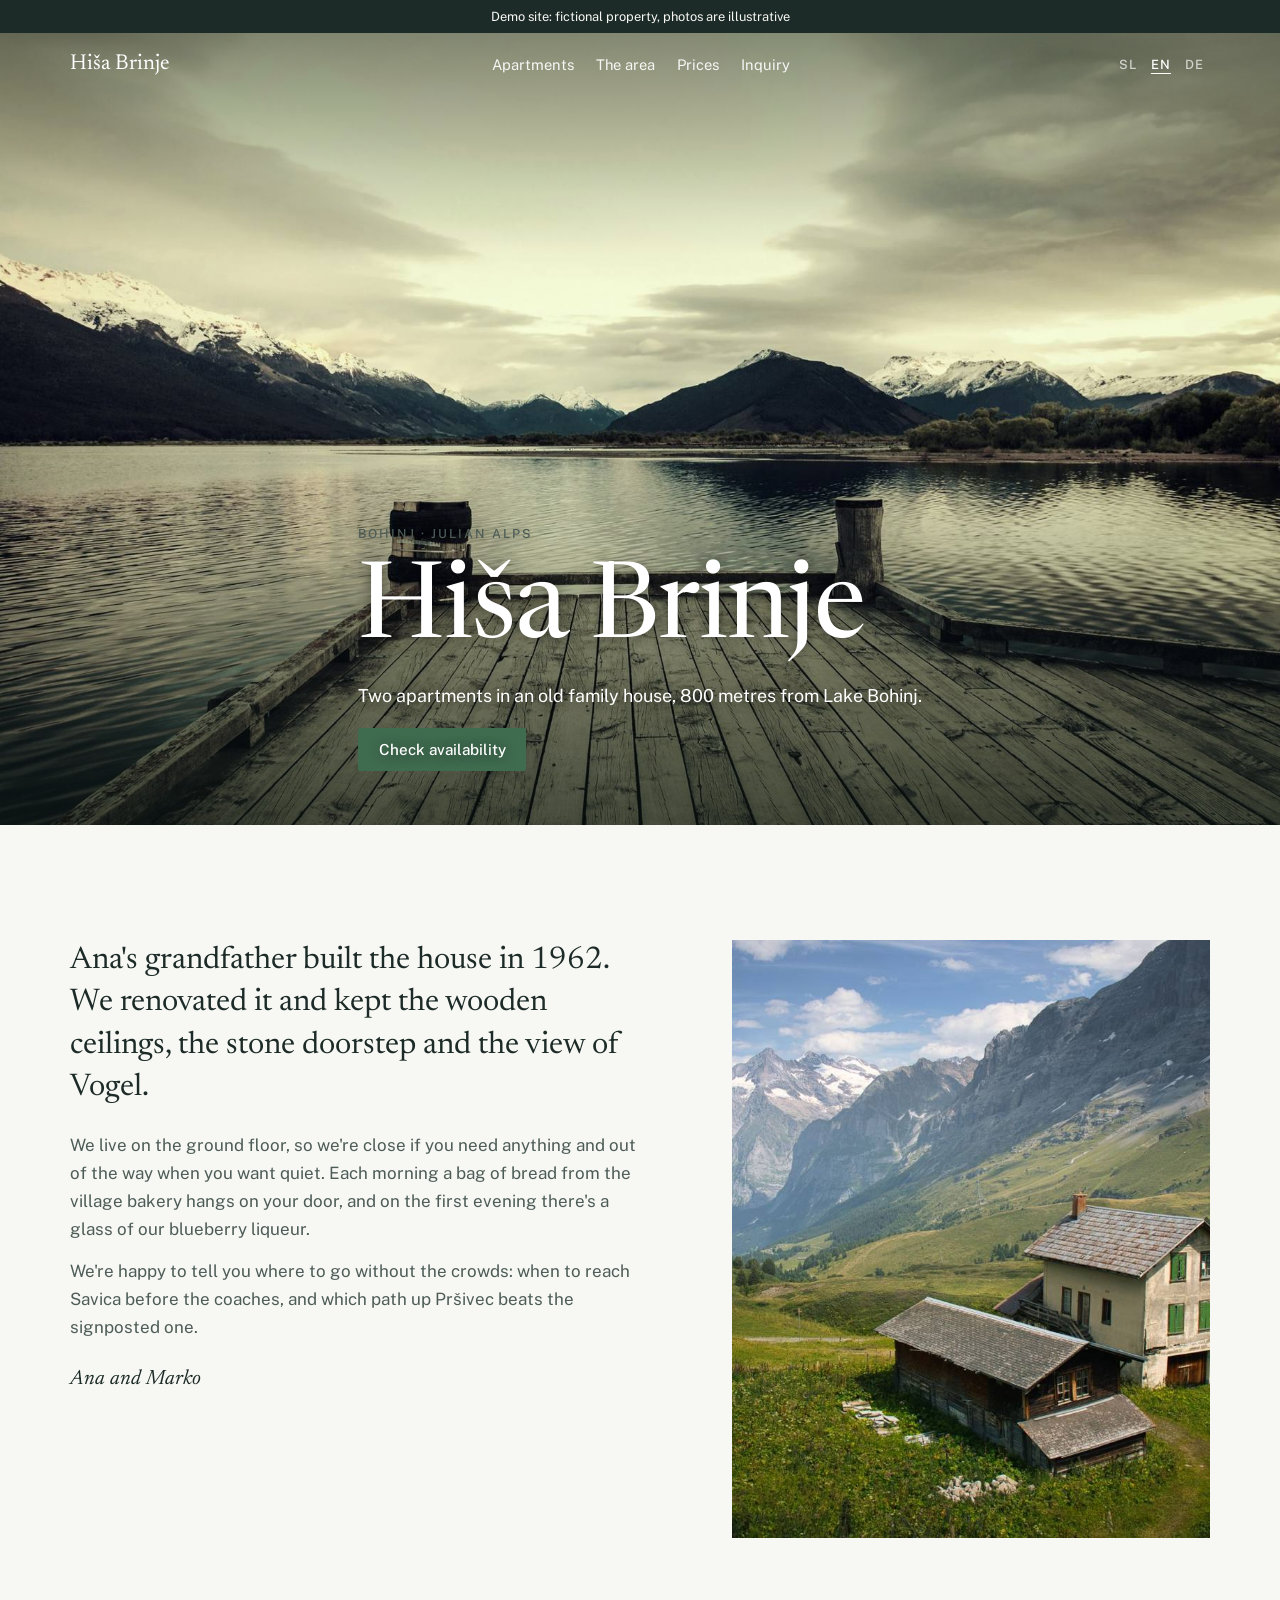
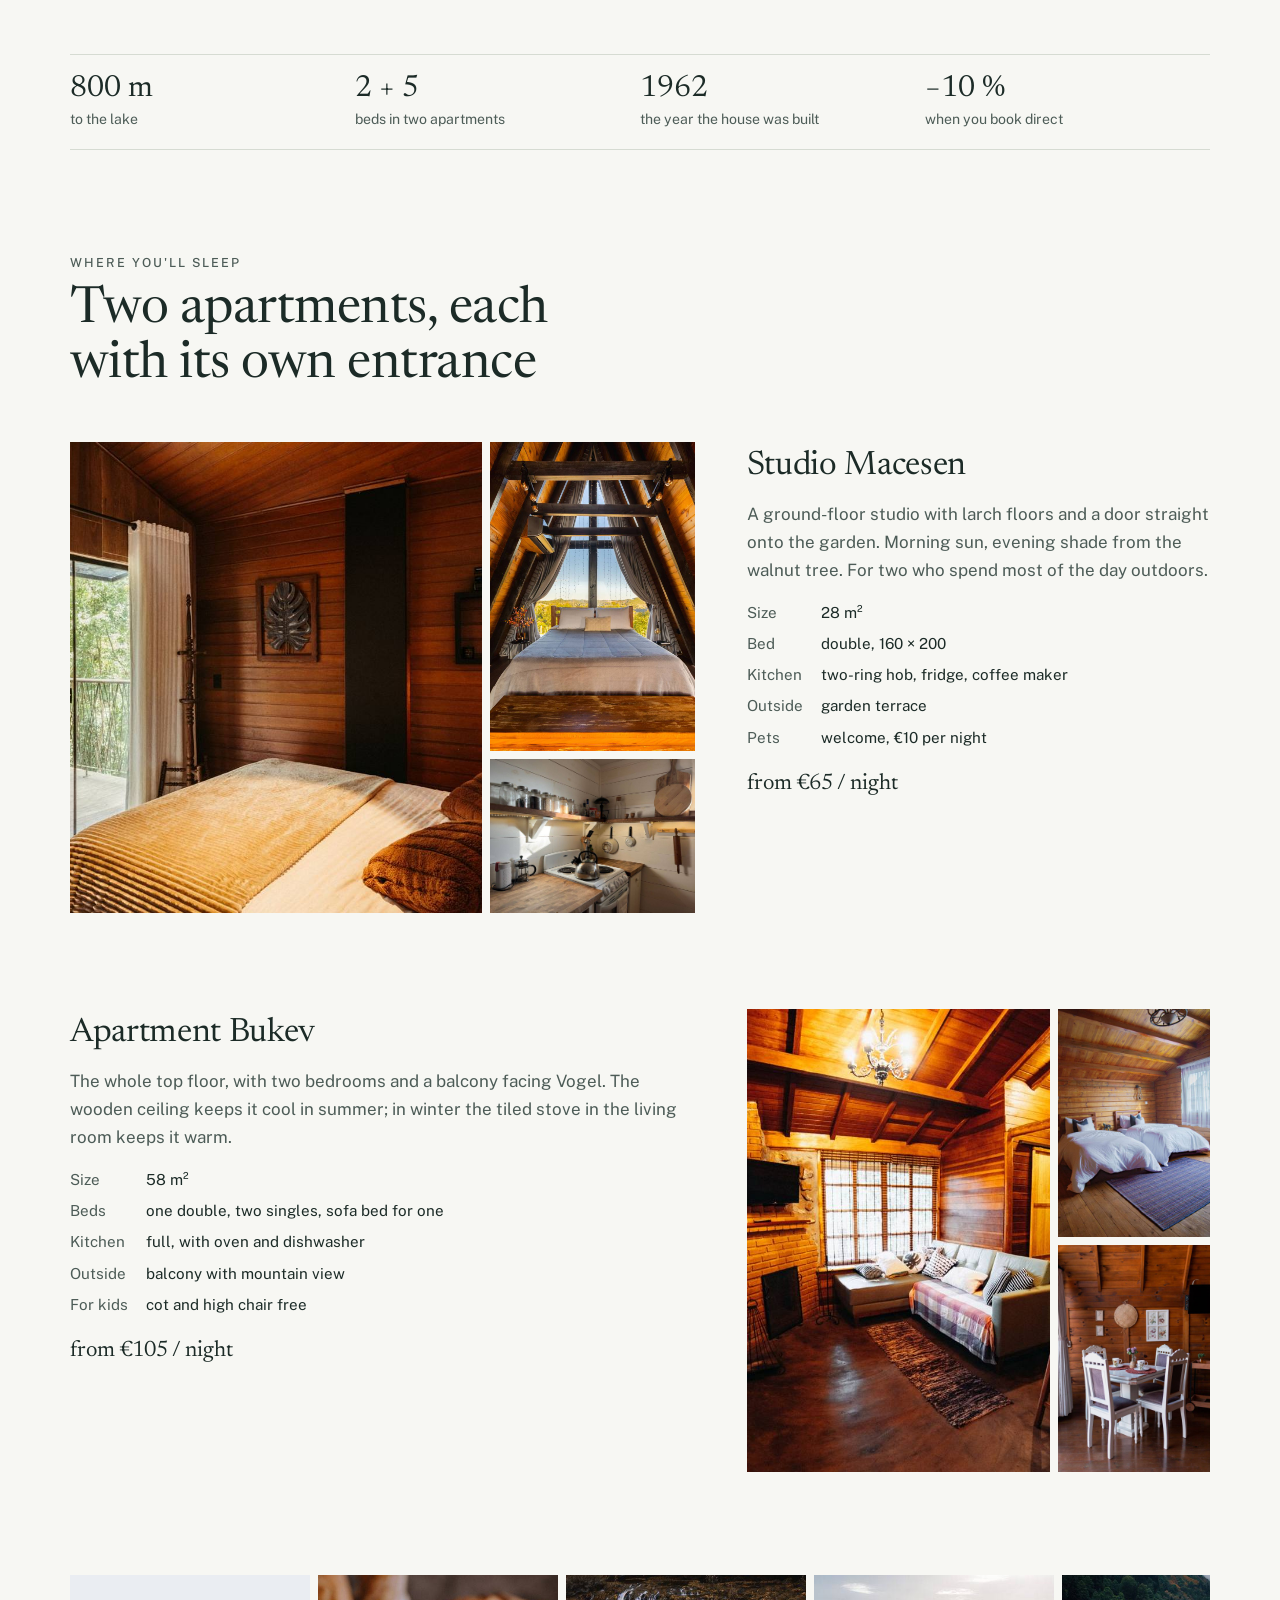
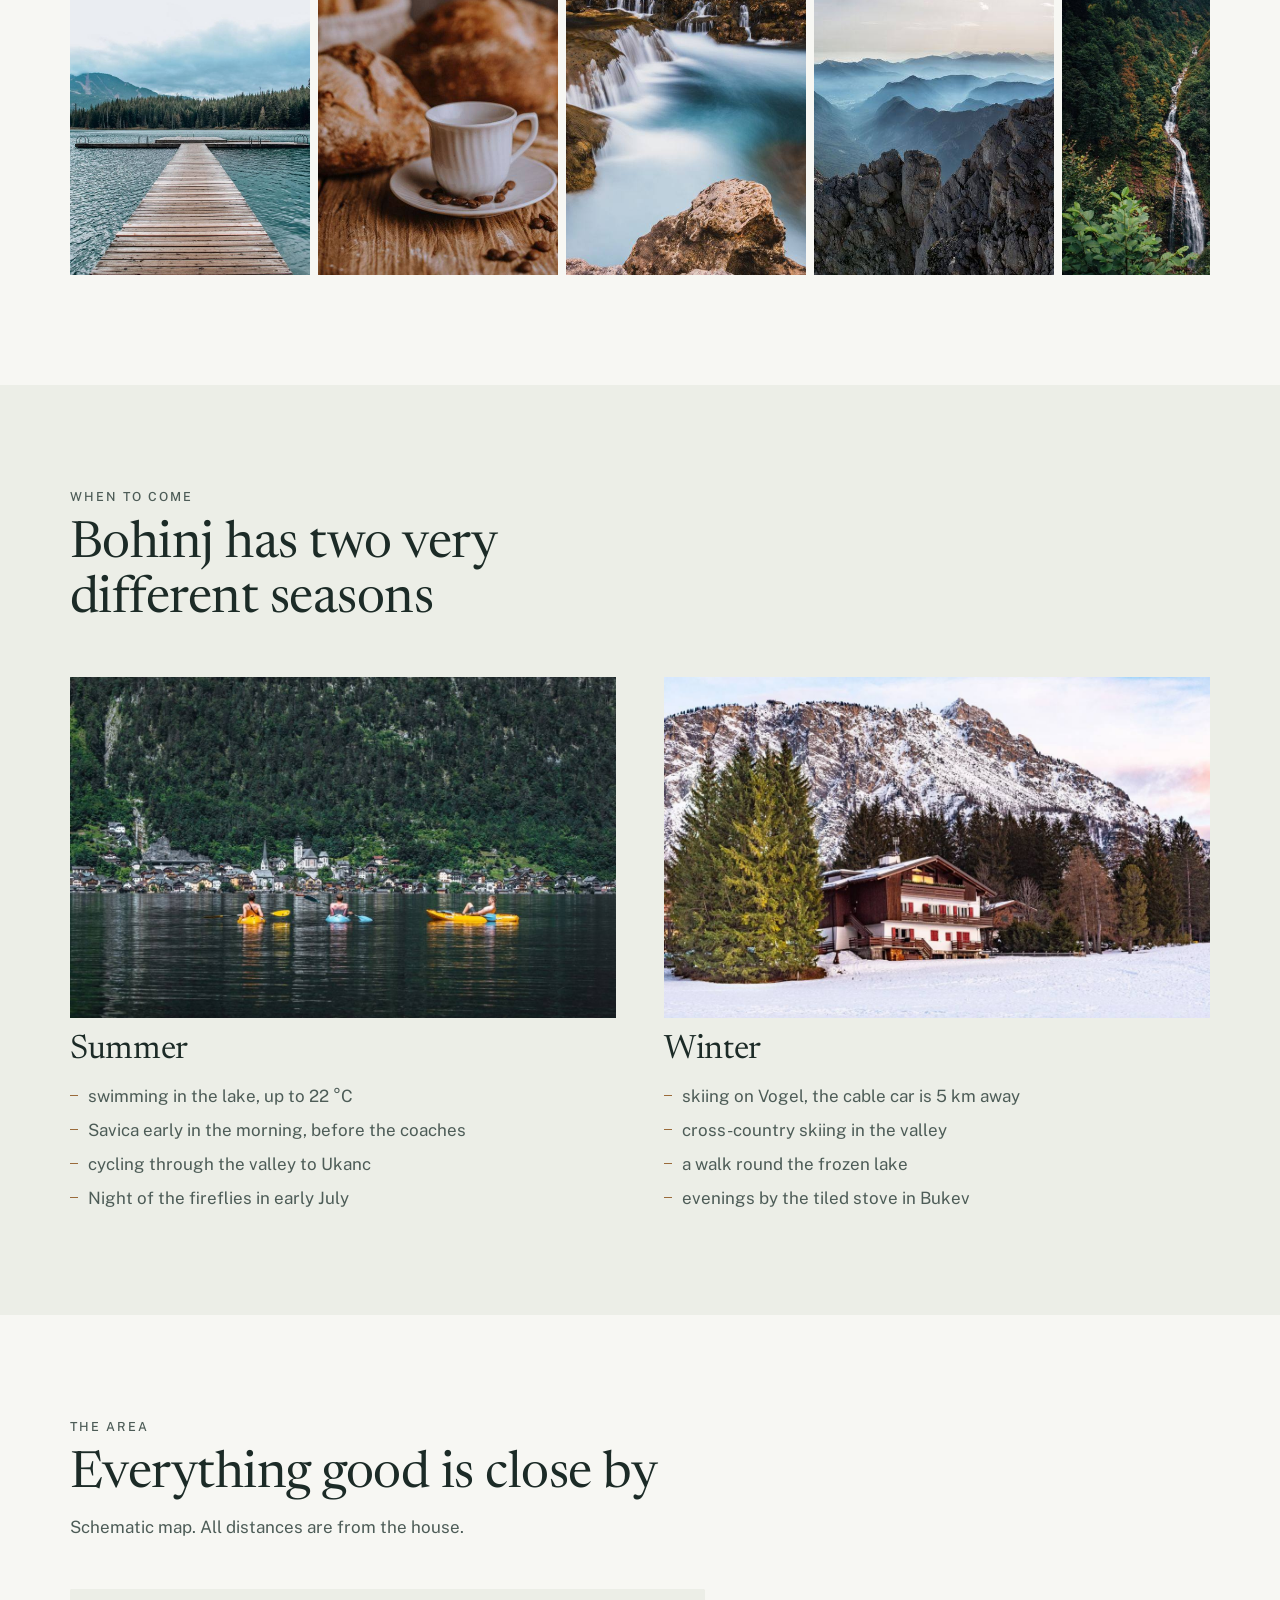
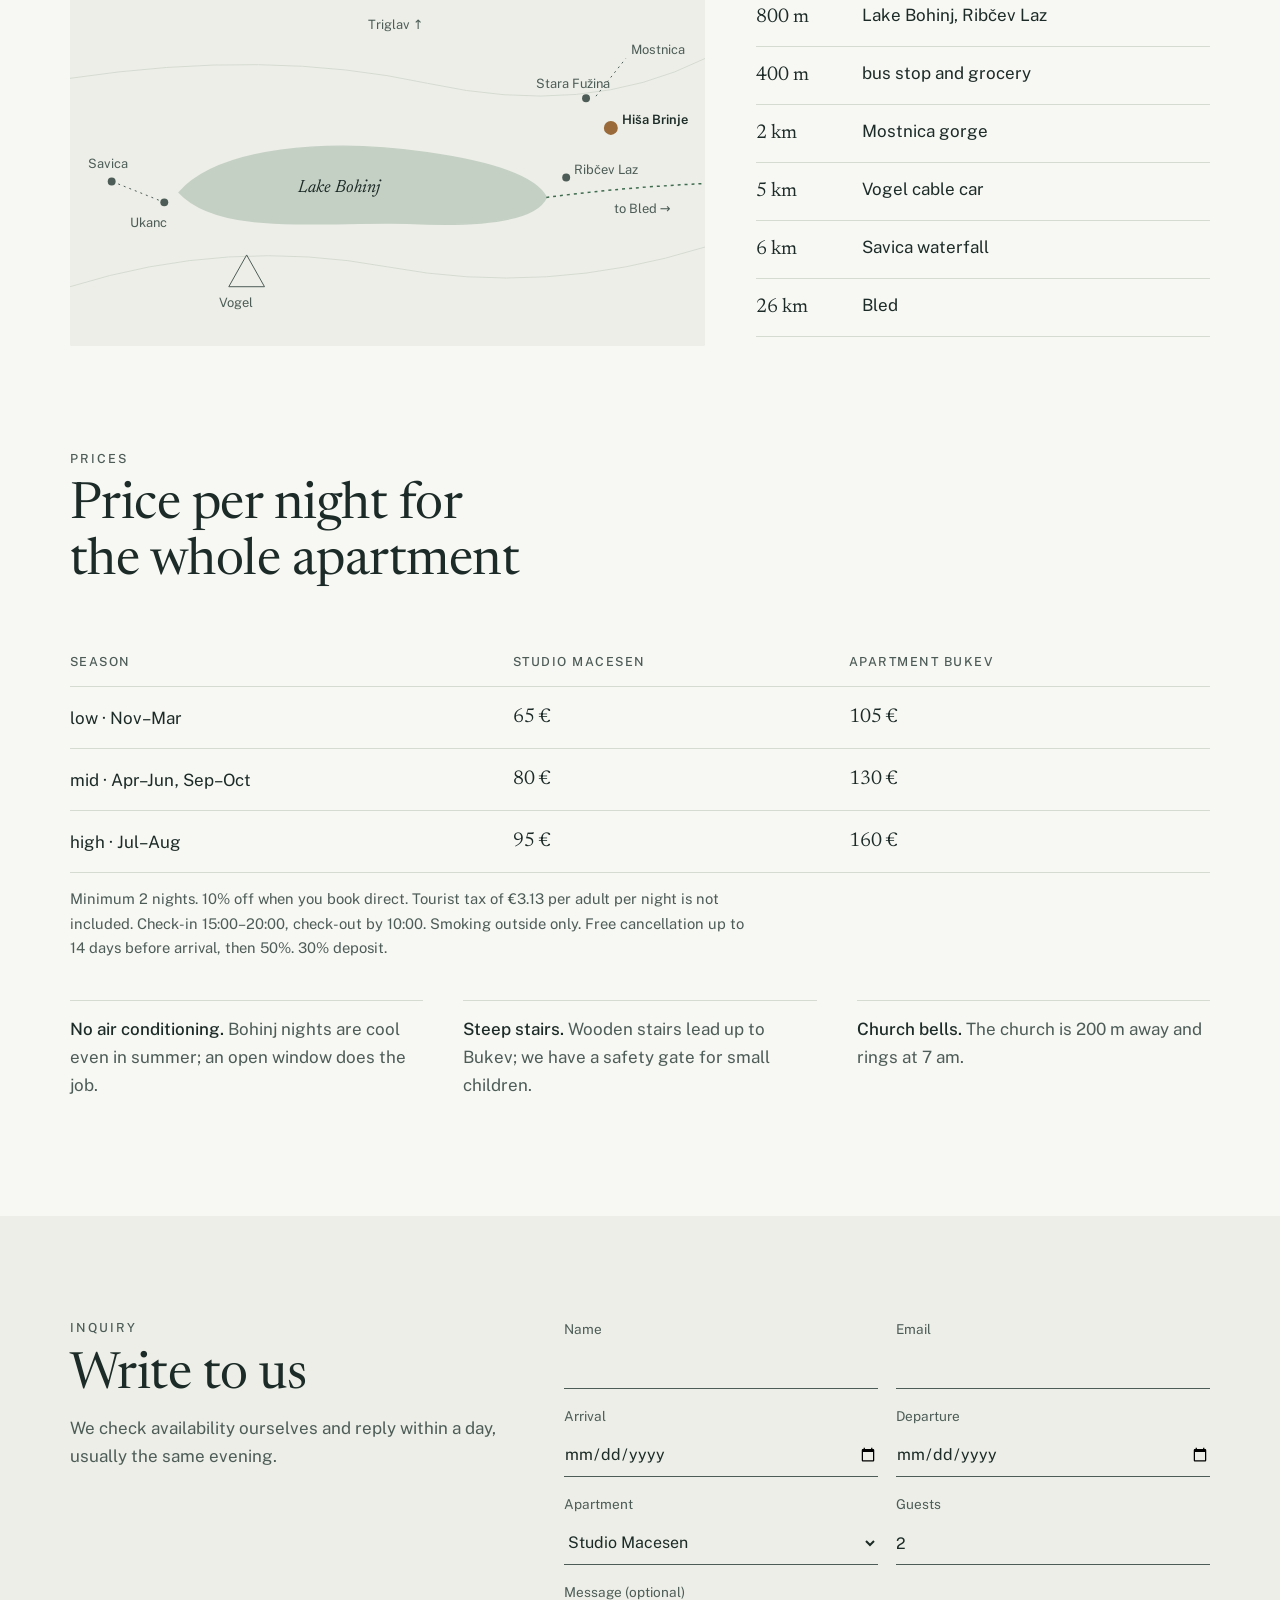
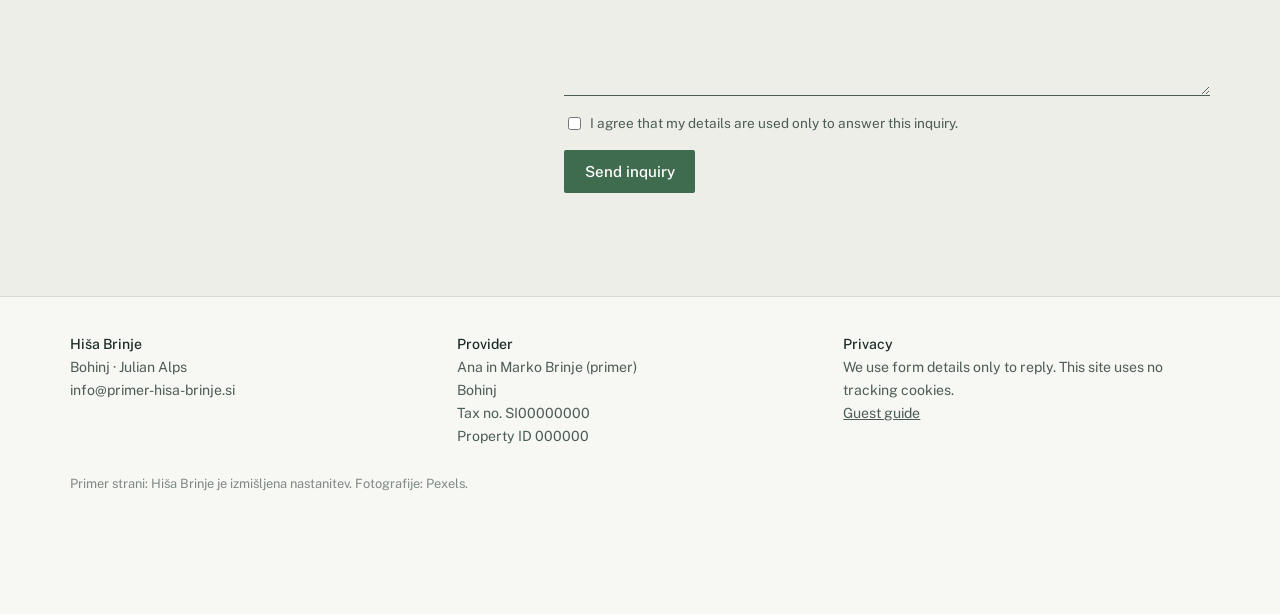
<file: index.html>
<!doctype html>
<html lang="sl">
<head>
<meta charset="utf-8">
<meta name="viewport" content="width=device-width, initial-scale=1, viewport-fit=cover">
<title>Hiša Brinje Bohinj</title>
<meta name="description" content="Dva apartmaja v Bohinju, 800 m od jezera. Demo stran.">
<!-- Na pravi strani pisave gostimo sami (GDPR); tukaj zaradi demota iz Google Fonts. -->
<link rel="preconnect" href="https://fonts.googleapis.com">
<link rel="preconnect" href="https://fonts.gstatic.com" crossorigin>
<link rel="stylesheet" href="https://fonts.googleapis.com/css2?family=Newsreader:ital,opsz,wght@0,6..72,400;0,6..72,500;1,6..72,400&family=Public+Sans:wght@400;500;600&display=swap">
<style>
/* Layout: photo-led editorial page. Full-bleed hero photo with text bottom-left, then left-aligned asymmetric sections; units as alternating photo/text rows; sticky price bar on phones; guest helper "Brina" bottom-right */
:root{
  --paper:#f7f7f3;       /* snow on limestone */
  --paper-2:#eceee7;
  --ink:#1c2b27;         /* spruce shadow */
  --ink-2:#4d5c57;
  --moss:#3f6b4f;        /* accent: Bohinj meadow moss */
  --moss-ink:#ffffff;
  --wood:#9a6a3a;        /* larch, used only for small marks */
  --rule:#d6dbd2;
  --ph-a:#c9d3cb; --ph-b:#aebdb2;
  --display:"Newsreader","Iowan Old Style",Palatino,Georgia,serif;
  --body:"Public Sans",system-ui,-apple-system,"Segoe UI",Roboto,Arial,sans-serif;
}
@media (prefers-color-scheme: dark){:root:not([data-theme="light"]){
  --paper:#141a18;--paper-2:#1b2320;--ink:#e8ece6;--ink-2:#a9b5ae;--moss:#8fbf9c;--moss-ink:#10241a;--wood:#cf9a63;--rule:#2c3632;--ph-a:#26322d;--ph-b:#31403a;color-scheme:dark}}
:root[data-theme="dark"]{
  --paper:#141a18;--paper-2:#1b2320;--ink:#e8ece6;--ink-2:#a9b5ae;--moss:#8fbf9c;--moss-ink:#10241a;--wood:#cf9a63;--rule:#2c3632;--ph-a:#26322d;--ph-b:#31403a;color-scheme:dark}
*{box-sizing:border-box}
[hidden]{display:none!important}
html{scroll-behavior:smooth}
@media (prefers-reduced-motion:reduce){html{scroll-behavior:auto}}
body{margin:0;background:var(--paper);color:var(--ink);font:17px/1.65 var(--body);-webkit-font-smoothing:antialiased}
img{max-width:100%;display:block}
.g{max-width:1180px;margin:0 auto;padding-left:max(20px,env(safe-area-inset-left,0px));padding-right:max(20px,env(safe-area-inset-right,0px))}
h1,h2,h3{font-family:var(--display);font-weight:400;line-height:1.08;margin:0;text-wrap:balance;letter-spacing:-.01em}
h2{font-size:clamp(2rem,4.4vw,3.2rem)}
h3{font-size:clamp(1.6rem,3vw,2.1rem)}
p{margin:0}
a{color:inherit}
:focus-visible{outline:2px solid var(--moss);outline-offset:3px}
.eyebrow{font-size:.78rem;letter-spacing:.16em;text-transform:uppercase;color:var(--ink-2);font-weight:500}
.btn{display:inline-flex;align-items:center;gap:.5em;border:0;border-radius:2px;padding:.85em 1.35em;font:500 .95rem var(--body);cursor:pointer;text-decoration:none;background:var(--moss);color:var(--moss-ink)}
.btn.line{background:transparent;color:inherit;box-shadow:inset 0 0 0 1px currentColor}
.demo-note{font-size:.8rem;text-align:center;padding:6px 16px;background:var(--ink);color:var(--paper)}

/* photo slots */
.ph{position:relative;background:linear-gradient(135deg,var(--ph-a),var(--ph-b));overflow:hidden}
.ph img{width:100%;height:100%;object-fit:cover}
.ph.empty::after{content:attr(data-cap);position:absolute;left:12px;bottom:10px;right:12px;font:italic .9rem var(--display);color:var(--ink-2)}

/* hero */
.hero{position:relative;min-height:min(88vh,820px);display:grid;align-items:end;color:#fff;isolation:isolate}
.hero .ph{position:absolute;inset:0;z-index:-2}
.hero::before{content:"";position:absolute;inset:0;z-index:-1;background:linear-gradient(180deg,rgba(10,20,16,.45) 0%,rgba(10,20,16,0) 28%,rgba(10,20,16,0) 50%,rgba(10,20,16,.62) 100%)}
.hero.noimg{color:var(--ink)}
.hero.noimg::before{display:none}
.topbar{position:absolute;top:0;left:0;right:0;padding-top:calc(14px + env(safe-area-inset-top,0px))}
.topbar .g{display:flex;justify-content:space-between;align-items:center;gap:16px;flex-wrap:wrap}
.mark{font-family:var(--display);font-size:1.35rem;text-decoration:none}
nav.links{display:flex;gap:22px;font-size:.92rem}
nav.links a{text-decoration:none;opacity:.92}
nav.links a:hover{opacity:1;text-decoration:underline;text-underline-offset:4px}
.lang{display:flex;gap:2px;font-size:.8rem}
.lang button{background:none;border:0;color:inherit;font:500 .8rem var(--body);padding:4px 6px;cursor:pointer;opacity:.7;letter-spacing:.08em}
.lang button[aria-pressed="true"]{opacity:1;text-decoration:underline;text-underline-offset:4px}
.hero-copy{padding-block:0 clamp(28px,6vh,64px);display:grid;gap:18px;max-width:720px}
.hero h1{font-size:clamp(3.2rem,9vw,6.6rem);line-height:.95}
.hero .sub{font-size:1.12rem;max-width:34em}
.hero:not(.noimg) .hero-copy{text-shadow:0 1px 14px rgba(0,0,0,.45)}
.hero .btn.line{color:inherit}
@media (max-width:760px){nav.links{display:none}}

/* host intro */
.intro{display:grid;grid-template-columns:minmax(0,1.1fr) minmax(0,.9fr);gap:clamp(28px,6vw,90px);padding-block:clamp(56px,9vw,120px);align-items:start}
.intro .lead{font-family:var(--display);font-size:clamp(1.45rem,2.6vw,1.95rem);line-height:1.35}
.intro .body{display:grid;gap:14px;color:var(--ink-2);max-width:34em}
.sig{font-family:var(--display);font-style:italic;font-size:1.3rem;color:var(--ink)}
.intro .ph{aspect-ratio:4/5}
.facts{display:grid;grid-template-columns:repeat(4,minmax(0,1fr));border-top:1px solid var(--rule);border-bottom:1px solid var(--rule)}
.facts div{padding:18px 16px 18px 0;display:grid;gap:2px}
.facts b{font-family:var(--display);font-weight:400;font-size:1.9rem;font-variant-numeric:tabular-nums;line-height:1.1}
.facts span{font-size:.88rem;color:var(--ink-2)}
@media (max-width:760px){.intro{grid-template-columns:1fr}.facts{grid-template-columns:repeat(2,minmax(0,1fr))}.facts div:nth-child(-n+2){border-bottom:1px solid var(--rule)}}

/* units */
section.block{padding-block:clamp(56px,8vw,110px)}
.head{display:grid;gap:10px;margin-bottom:clamp(28px,4vw,48px);max-width:640px}
.head p{color:var(--ink-2)}
.unit{display:grid;grid-template-columns:minmax(0,1.35fr) minmax(0,1fr);gap:clamp(20px,4vw,56px);align-items:start}
.unit + .unit{margin-top:clamp(56px,8vw,96px)}
.unit.flip .pics{order:2}
.pics{display:grid;grid-template-columns:2fr 1fr;grid-template-rows:1fr 1fr;gap:8px;aspect-ratio:3/2}
.pics > :first-child{grid-row:1/3}
.pics button .ph{width:100%;height:100%}
.pics button{all:unset;cursor:zoom-in;display:block}
.pics button:focus-visible{outline:2px solid var(--moss);outline-offset:2px}
.utext{display:grid;gap:16px;padding-top:6px}
.utext .story{color:var(--ink-2)}
dl.spec{display:grid;grid-template-columns:auto 1fr;gap:6px 18px;margin:0;font-size:.95rem}
dl.spec dt{color:var(--ink-2)}
dl.spec dd{margin:0}
.from{font-family:var(--display);font-size:1.4rem}
.from small{font-family:var(--body);font-size:.85rem;color:var(--ink-2)}
@media (max-width:760px){.unit,.unit.flip{grid-template-columns:1fr}.unit.flip .pics{order:0}}

/* gallery strip */
.strip{display:grid;grid-auto-flow:column;grid-auto-columns:minmax(240px,32%);gap:8px;overflow-x:auto;scroll-snap-type:x mandatory;padding-bottom:8px}
.strip .ph{aspect-ratio:4/5;scroll-snap-align:start}
.strip button{all:unset;cursor:zoom-in;display:block}

/* seasons */
.seasons{display:grid;grid-template-columns:repeat(2,minmax(0,1fr));gap:clamp(20px,4vw,48px)}
.season{display:grid;gap:14px}
.season .ph{aspect-ratio:16/10}
.season ul{margin:0;padding:0;list-style:none;display:grid;gap:6px}
.season li{padding-left:18px;position:relative;color:var(--ink-2)}
.season li::before{content:"";position:absolute;left:0;top:.75em;width:8px;height:1px;background:var(--wood)}
@media (max-width:760px){.seasons{grid-template-columns:1fr}}

/* area map */
.area{display:grid;grid-template-columns:minmax(0,1.4fr) minmax(0,1fr);gap:clamp(20px,4vw,56px);align-items:start}
.map{background:var(--paper-2);border-radius:2px;overflow-x:auto}
.map svg{display:block;width:100%;min-width:520px;height:auto}
.map text{font-family:var(--body);font-size:13px;fill:var(--ink-2)}
.map .big{font-family:var(--display);font-size:18px;font-style:italic;fill:var(--ink)}
.dist{margin:0;padding:0;list-style:none}
.dist li{display:grid;grid-template-columns:5.5em 1fr;gap:12px;padding:12px 0;border-bottom:1px solid var(--rule)}
.dist b{font-family:var(--display);font-weight:400;font-size:1.25rem;font-variant-numeric:tabular-nums}
@media (max-width:760px){.area{grid-template-columns:1fr}}

/* prices */
.tablebox{overflow-x:auto}
table.prices{width:100%;border-collapse:collapse;font-variant-numeric:tabular-nums}
table.prices th,table.prices td{text-align:left;padding:14px 18px 14px 0;border-bottom:1px solid var(--rule);white-space:nowrap}
table.prices th{font-size:.78rem;letter-spacing:.12em;text-transform:uppercase;color:var(--ink-2);font-weight:500}
table.prices td.n{font-family:var(--display);font-size:1.25rem}
.pnote{color:var(--ink-2);font-size:.92rem;margin-top:14px;max-width:46em}
.know{display:grid;grid-template-columns:repeat(auto-fit,minmax(260px,1fr));gap:0 40px;margin-top:40px}
.know p{padding:14px 0;border-top:1px solid var(--rule);color:var(--ink-2)}
.know b{color:var(--ink);font-weight:500}

/* inquiry */
.inq-wrap > *{align-self:start;align-content:start}
.inq-wrap{display:grid;grid-template-columns:minmax(0,.8fr) minmax(0,1.2fr);gap:clamp(24px,5vw,72px)}
form.inq{display:grid;grid-template-columns:repeat(2,minmax(0,1fr));gap:16px 18px}
form.inq label{display:grid;gap:6px;font-size:.85rem;color:var(--ink-2)}
form.inq .full{grid-column:1/-1}
input,select,textarea{font:1rem var(--body);padding:11px 0;border:0;border-bottom:1px solid var(--ink-2);background:transparent;color:var(--ink);width:100%;min-width:0;border-radius:0}
select{padding-right:8px}
textarea{min-height:86px;resize:vertical}
input:focus,select:focus,textarea:focus{outline:none;border-bottom-color:var(--moss);box-shadow:0 1px 0 var(--moss)}
.consent{display:flex!important;gap:10px;align-items:flex-start;font-size:.88rem}
.consent input{width:auto;margin-top:5px}
.out{grid-column:1/-1;background:var(--paper-2);padding:14px 16px;display:grid;gap:10px;font-size:.95rem}
.out pre{white-space:pre-wrap;margin:0;font:.88rem/1.5 ui-monospace,Menlo,Consolas,monospace}
@media (max-width:760px){.inq-wrap,form.inq{grid-template-columns:1fr}}

footer{border-top:1px solid var(--rule);padding-block:36px 120px;font-size:.88rem;color:var(--ink-2)}
footer .cols{display:grid;grid-template-columns:repeat(auto-fit,minmax(220px,1fr));gap:20px}
footer b{color:var(--ink);font-weight:500}

/* sticky price bar (phones) */
.bar{position:fixed;left:0;right:0;bottom:0;z-index:15;background:var(--paper);border-top:1px solid var(--rule);padding:10px max(16px,env(safe-area-inset-right,0px)) calc(10px + env(safe-area-inset-bottom,0px)) max(16px,env(safe-area-inset-left,0px));display:none;justify-content:space-between;align-items:center;gap:12px}
.bar span{font-family:var(--display);font-size:1.15rem}
@media (max-width:760px){.bar{display:flex}}

/* lightbox */
.lb{position:fixed;inset:0;z-index:40;background:rgba(8,12,10,.92);display:grid;place-items:center;padding:calc(24px + env(safe-area-inset-top,0px)) max(16px,env(safe-area-inset-right,0px)) calc(24px + env(safe-area-inset-bottom,0px)) max(16px,env(safe-area-inset-left,0px))}
.lb img{max-height:82vh;width:auto;max-width:100%}
.lb p{color:#e8ece6;font:italic 1rem var(--display);margin-top:10px;text-align:center}
.lb button{position:absolute;background:none;border:0;color:#fff;font-size:2rem;cursor:pointer;padding:10px}
.lb .x{top:calc(8px + env(safe-area-inset-top,0px));right:calc(8px + env(safe-area-inset-right,0px))}
.lb .pv{left:calc(4px + env(safe-area-inset-left,0px));top:50%}
.lb .nx{right:calc(4px + env(safe-area-inset-right,0px));top:50%}

/* guest helper */
.ask{position:fixed;right:calc(18px + env(safe-area-inset-right,0px));bottom:calc(18px + env(safe-area-inset-bottom,0px));z-index:20;display:flex;align-items:center;gap:10px;background:var(--ink);color:var(--paper);border:0;border-radius:999px;padding:8px 18px 8px 8px;font:500 .95rem var(--body);cursor:pointer;box-shadow:0 8px 24px rgba(0,0,0,.2)}
.ask .av{width:34px;height:34px;border-radius:50%;background:var(--moss);color:var(--moss-ink);display:grid;place-items:center;font:italic 1.1rem var(--display)}
@media (max-width:760px){.ask{bottom:calc(74px + env(safe-area-inset-bottom,0px))}}
.chat{position:fixed;right:calc(18px + env(safe-area-inset-right,0px));bottom:calc(80px + env(safe-area-inset-bottom,0px));z-index:30;width:min(390px,calc(100vw - 32px));height:min(600px,calc(100vh - 120px));background:var(--paper);border:1px solid var(--rule);box-shadow:0 18px 48px rgba(0,0,0,.25);display:flex;flex-direction:column;overflow:hidden;border-radius:6px}
@media (max-width:760px){.chat{right:0;left:0;bottom:0;width:auto;height:calc(100% - 40px - env(safe-area-inset-top,0px));border-radius:12px 12px 0 0;padding-bottom:env(safe-area-inset-bottom,0px)}}
.chat header{display:flex;gap:12px;align-items:center;padding:14px 16px;border-bottom:1px solid var(--rule)}
.chat header .av{width:40px;height:40px;border-radius:50%;background:var(--moss);color:var(--moss-ink);display:grid;place-items:center;font:italic 1.3rem var(--display);flex:none}
.chat header div{flex:1;min-width:0}
.chat header b{font-family:var(--display);font-weight:400;font-size:1.2rem;display:block;line-height:1.2}
.chat header small{color:var(--ink-2);font-size:.78rem}
.chat .x{background:none;border:0;color:var(--ink-2);font-size:1.6rem;cursor:pointer;line-height:1}
.msgs{flex:1;overflow-y:auto;padding:16px;display:flex;flex-direction:column;gap:10px}
.m{max-width:88%;font-size:.95rem;line-height:1.5;white-space:pre-line}
.m.bot{align-self:flex-start}
.m.bot .txt{background:var(--paper-2);padding:10px 13px;border-radius:2px 14px 14px 14px}
.m.me{align-self:flex-end;background:var(--moss);color:var(--moss-ink);padding:9px 13px;border-radius:14px 2px 14px 14px}
.m .acts{display:flex;flex-wrap:wrap;gap:6px;margin-top:8px}
.m .acts button{background:none;border:1px solid var(--moss);color:var(--moss);border-radius:999px;padding:5px 12px;font:500 .82rem var(--body);cursor:pointer}
.quote{margin-top:8px;border-top:1px solid var(--rule);padding-top:8px;display:grid;gap:3px;font-variant-numeric:tabular-nums}
.quote div{display:flex;justify-content:space-between;gap:12px}
.typing{display:inline-flex;gap:4px;padding:12px 14px;background:var(--paper-2);border-radius:2px 14px 14px 14px}
.typing i{width:6px;height:6px;border-radius:50%;background:var(--ink-2);opacity:.4}
@media (prefers-reduced-motion:no-preference){.typing i{animation:bl 1s infinite}.typing i:nth-child(2){animation-delay:.15s}.typing i:nth-child(3){animation-delay:.3s}@keyframes bl{50%{opacity:1}}}
.chips{display:flex;gap:6px;overflow-x:auto;padding:0 16px 10px}
.chips button{flex:none;background:var(--paper-2);border:0;color:var(--ink);border-radius:999px;padding:7px 12px;font:.84rem var(--body);cursor:pointer}
.chat form{display:flex;gap:8px;padding:10px 12px 12px;border-top:1px solid var(--rule)}
.chat form input{border:1px solid var(--rule);border-radius:999px;padding:10px 14px;background:var(--paper)}
.chat form button{background:var(--moss);color:var(--moss-ink);border:0;border-radius:999px;padding:0 16px;font:500 .9rem var(--body);cursor:pointer}
.ainote{font-size:.72rem;color:var(--ink-2);padding:0 16px 8px}
.ask,.chat{display:none!important}
</style>
</head>
<body>

<div class="demo-note" data-t="demo"></div>

<header class="hero" id="top">
  <div class="ph" data-img="hero"></div>
  <div class="topbar"><div class="g">
    <a class="mark" href="#top" data-c="name"></a>
    <nav class="links" aria-label="Navigacija">
      <a href="#apartmaji" data-t="navUnits"></a><a href="#okolica" data-t="navArea"></a><a href="#cene" data-t="navPrices"></a><a href="#povprasevanje" data-t="navInq"></a>
    </nav>
    <div class="lang" role="group" aria-label="Jezik / Language"><button type="button" data-lang="sl">SL</button><button type="button" data-lang="en">EN</button><button type="button" data-lang="de">DE</button></div>
  </div></div>
  <div class="g"><div class="hero-copy">
    <p class="eyebrow" data-c="place"></p>
    <h1 data-c="name"></h1>
    <p class="sub" data-c="tagline"></p>
    <div><a class="btn" href="#povprasevanje" data-t="ctaCheck"></a></div>
  </div></div>
</header>

<main>
  <div class="g">
    <section class="intro">
      <div style="display:grid;gap:22px">
        <p class="lead" data-c="hostLead"></p>
        <div class="body" id="hostBody"></div>
        <p class="sig" data-c="hostSig"></p>
      </div>
      <div class="ph" data-img="hosts"></div>
    </section>
    <div class="facts" id="facts"></div>
  </div>

  <section class="block" id="apartmaji"><div class="g">
    <div class="head"><p class="eyebrow" data-t="unitsEyebrow"></p><h2 data-t="unitsTitle"></h2></div>
    <div id="units"></div>
  </div></section>

  <section class="block" style="padding-top:0"><div class="g">
    <div class="strip" id="strip" aria-label="Galerija"></div>
  </div></section>

  <section class="block" style="background:var(--paper-2)"><div class="g">
    <div class="head"><p class="eyebrow" data-t="seasonEyebrow"></p><h2 data-t="seasonTitle"></h2></div>
    <div class="seasons" id="seasons"></div>
  </div></section>

  <section class="block" id="okolica"><div class="g">
    <div class="head"><p class="eyebrow" data-t="areaEyebrow"></p><h2 data-t="areaTitle"></h2><p data-c="areaIntro"></p></div>
    <div class="area">
      <div class="map" id="map"></div>
      <ul class="dist" id="dist"></ul>
    </div>
  </div></section>

  <section class="block" id="cene" style="padding-top:0"><div class="g">
    <div class="head"><p class="eyebrow" data-t="pricesEyebrow"></p><h2 data-t="pricesTitle"></h2></div>
    <div class="tablebox"><table class="prices" id="prices"></table></div>
    <p class="pnote" id="pnote"></p>
    <div class="know" id="know"></div>
  </div></section>

  <section class="block" id="povprasevanje" style="background:var(--paper-2)"><div class="g inq-wrap">
    <div class="head" style="margin:0"><p class="eyebrow" data-t="inqEyebrow"></p><h2 data-t="inqTitle"></h2><p data-t="inqSub"></p></div>
    <form class="inq" id="inq" novalidate>
      <label><span data-t="fName"></span><input id="fName" autocomplete="name"></label>
      <label><span data-t="fEmail"></span><input id="fEmail" type="email" autocomplete="email"></label>
      <label><span data-t="fFrom"></span><input id="fFrom" type="date"></label>
      <label><span data-t="fTo"></span><input id="fTo" type="date"></label>
      <label><span data-t="fUnit"></span><select id="fUnit"></select></label>
      <label><span data-t="fGuests"></span><input id="fGuests" type="number" min="1" max="6" value="2"></label>
      <label class="full"><span data-t="fMsg"></span><textarea id="fMsg"></textarea></label>
      <label class="full consent"><input id="fConsent" type="checkbox"><span data-t="fConsent"></span></label>
      <div class="full"><button class="btn" type="submit" data-t="fSend"></button></div>
      <div class="out" id="inqOut" hidden></div>
    </form>
  </div></section>
</main>

<footer><div class="g cols">
  <div><b data-c="name"></b><br><span data-c="place"></span><br><span id="contact"></span></div>
  <div id="legal"></div>
  <div><b data-t="privTitle"></b><br><span data-t="privText"></span><br><a href="vodic.html" data-t="guideLink"></a></div>
</div><p class="g" style="font-size:.8rem;opacity:.7;margin-top:1.5rem">Primer strani: Hiša Brinje je izmišljena nastanitev. Fotografije: Pexels.</p></footer>

<div class="bar"><span id="barPrice"></span><a class="btn" href="#povprasevanje" data-t="ctaCheck"></a></div>

<div class="lb" id="lb" hidden role="dialog" aria-modal="true" aria-label="Fotografija">
  <button class="x" type="button" id="lbX" aria-label="Zapri">×</button>
  <button class="pv" type="button" id="lbP" aria-label="Prejšnja">‹</button>
  <figure style="margin:0"><img id="lbImg" alt=""><p id="lbCap"></p></figure>
  <button class="nx" type="button" id="lbN" aria-label="Naslednja">›</button>
</div>

<button class="ask" type="button" id="askBtn" aria-expanded="false" aria-controls="chat"><span class="av">B</span><span data-t="askBtn"></span></button>
<div class="chat" id="chat" role="dialog" aria-label="Brina" hidden>
  <header><span class="av">B</span><div><b>Brina</b><small data-t="chatSub"></small></div><button class="x" type="button" id="chatX" aria-label="Zapri">×</button></header>
  <div class="msgs" id="msgs" aria-live="polite"></div>
  <div class="chips" id="chips"></div>
  <p class="ainote" data-t="aiNote"></p>
  <form id="chatForm"><input id="chatIn" autocomplete="off" aria-label="Vprašanje"><button type="submit" data-t="send"></button></form>
</div>

<!-- ======= PODATKI NASTANITVE: za novo stranko zamenjaj ta blok in slike v mapi slike/ ======= -->
<script id="site-data" type="application/json">
{
  "aiEndpoint": "",
  "formEndpoint": "",
  "email": "info@primer-hisa-brinje.si",
  "name": {"sl":"Hiša Brinje","en":"Hiša Brinje","de":"Hiša Brinje"},
  "place": {"sl":"Bohinj · Julijske Alpe","en":"Bohinj · Julian Alps","de":"Bohinj · Julische Alpen"},
  "tagline": {"sl":"Dva apartmaja v stari družinski hiši, 800 metrov od Bohinjskega jezera.","en":"Two apartments in an old family house, 800 metres from Lake Bohinj.","de":"Zwei Apartments in einem alten Familienhaus, 800 Meter vom Bohinjer See."},
  "hostLead": {"sl":"Hišo je leta 1962 postavil Anin dedek. Midva sva jo prenovila tako, da so ostali lesen strop, kamnit prag in pogled na Vogel.","en":"Ana's grandfather built the house in 1962. We renovated it and kept the wooden ceilings, the stone doorstep and the view of Vogel.","de":"Annas Großvater baute das Haus 1962. Wir haben es renoviert und die Holzdecken, die steinerne Schwelle und den Blick auf den Vogel behalten."},
  "hostBody": {
    "sl":["Živiva v pritličju, zato sva blizu, če kaj potrebujete, in daleč, ko želite mir. Zjutraj dobite na vrata vrečko kruha iz pekarne v vasi, ob prvem večeru pa kozarec domačega borovničevca.","Rada svetujeva, kam brez gneče: kdaj na Savico pred avtobusi in katera pot na Pršivec je lepša od tiste z oznakami."],
    "en":["We live on the ground floor, so we're close if you need anything and out of the way when you want quiet. Each morning a bag of bread from the village bakery hangs on your door, and on the first evening there's a glass of our blueberry liqueur.","We're happy to tell you where to go without the crowds: when to reach Savica before the coaches, and which path up Pršivec beats the signposted one."],
    "de":["Wir wohnen im Erdgeschoss: nah, wenn Sie etwas brauchen, und weit genug, wenn Sie Ruhe wollen. Morgens hängt eine Tüte Brot aus der Dorfbäckerei an Ihrer Tür, am ersten Abend gibt es ein Glas hausgemachten Heidelbeerlikör.","Gern sagen wir Ihnen, wohin ohne Gedränge: wann man vor den Bussen an der Savica ist und welcher Weg auf den Pršivec schöner ist als der markierte."]},
  "hostSig": {"sl":"Ana in Marko","en":"Ana and Marko","de":"Ana und Marko"},
  "facts": [
    {"v":"800 m","sl":"do jezera","en":"to the lake","de":"zum See"},
    {"v":"2 + 5","sl":"postelj v dveh apartmajih","en":"beds in two apartments","de":"Betten in zwei Apartments"},
    {"v":"1962","sl":"leto, ko je hiša nastala","en":"the year the house was built","de":"Baujahr des Hauses"},
    {"v":"−10 %","sl":"pri neposredni rezervaciji","en":"when you book direct","de":"bei Direktbuchung"}
  ],
  "units": [
    {"id":"studio","name":{"sl":"Studio Macesen","en":"Studio Macesen","de":"Studio Macesen"},
     "story":{"sl":"Pritlični studio z macesnovim podom in vrati naravnost na vrt. Zjutraj sonce, zvečer senca orehovega drevesa. Za dva, ki večino dneva preživita zunaj.","en":"A ground-floor studio with larch floors and a door straight onto the garden. Morning sun, evening shade from the walnut tree. For two who spend most of the day outdoors.","de":"Ein Studio im Erdgeschoss mit Lärchenboden und Tür direkt in den Garten. Morgensonne, abends Schatten vom Walnussbaum. Für zwei, die den Tag draußen verbringen."},
     "spec":{"sl":[["Velikost","28 m²"],["Postelja","zakonska, 160 × 200"],["Kuhinja","dve plošči, hladilnik, kavni aparat"],["Zunaj","terasa na vrt"],["Ljubljenčki","dobrodošli, 10 € na noč"]],
             "en":[["Size","28 m²"],["Bed","double, 160 × 200"],["Kitchen","two-ring hob, fridge, coffee maker"],["Outside","garden terrace"],["Pets","welcome, €10 per night"]],
             "de":[["Größe","28 m²"],["Bett","Doppelbett, 160 × 200"],["Küche","zwei Platten, Kühlschrank, Kaffeemaschine"],["Draußen","Gartenterrasse"],["Haustiere","willkommen, 10 € pro Nacht"]]},
     "guests":2,"imgs":["studio1","studio2","studio3"]},
    {"id":"druzinski","name":{"sl":"Apartma Bukev","en":"Apartment Bukev","de":"Apartment Bukev"},
     "story":{"sl":"Celo podstrešje z dvema spalnicama in balkonom proti Voglu. Pod lesenim stropom je poleti hladno, pozimi pa greje lončena peč v dnevni sobi.","en":"The whole top floor, with two bedrooms and a balcony facing Vogel. The wooden ceiling keeps it cool in summer; in winter the tiled stove in the living room keeps it warm.","de":"Das ganze Dachgeschoss mit zwei Schlafzimmern und Balkon Richtung Vogel. Unter der Holzdecke bleibt es im Sommer kühl, im Winter wärmt der Kachelofen im Wohnzimmer."},
     "spec":{"sl":[["Velikost","58 m²"],["Postelje","zakonska, dve ločeni, kavč za eno osebo"],["Kuhinja","polna, s pečico in pomivalnim strojem"],["Zunaj","balkon s pogledom na gore"],["Za otroke","posteljica in stolček brezplačno"]],
             "en":[["Size","58 m²"],["Beds","one double, two singles, sofa bed for one"],["Kitchen","full, with oven and dishwasher"],["Outside","balcony with mountain view"],["For kids","cot and high chair free"]],
             "de":[["Größe","58 m²"],["Betten","Doppelbett, zwei Einzelbetten, Schlafsofa für eine Person"],["Küche","komplett, mit Backofen und Spülmaschine"],["Draußen","Balkon mit Bergblick"],["Für Kinder","Babybett und Hochstuhl kostenlos"]]},
     "guests":5,"imgs":["bukev1","bukev2","bukev3"]}
  ],
  "gallery":["gal1","gal2","gal3","gal4","gal5"],
  "seasons":[
    {"img":"poletje","t":{"sl":"Poleti","en":"Summer","de":"Sommer"},
     "l":{"sl":["kopanje v jezeru, voda ima do 22 °C","zgodaj zjutraj na Savico, preden pridejo avtobusi","s kolesom po dolini do Ukanca","Noč kresnic v začetku julija"],"en":["swimming in the lake, up to 22 °C","Savica early in the morning, before the coaches","cycling through the valley to Ukanc","Night of the fireflies in early July"],"de":["Baden im See, bis 22 °C","früh morgens zur Savica, vor den Bussen","mit dem Rad durchs Tal nach Ukanc","Glühwürmchennacht Anfang Juli"]}},
    {"img":"zima","t":{"sl":"Pozimi","en":"Winter","de":"Winter"},
     "l":{"sl":["smučanje na Voglu, žičnica je 5 km od hiše","tek na smučeh po dolini","sprehod okoli zamrznjenega jezera","zvečer lončena peč v Bukvi"],"en":["skiing on Vogel, the cable car is 5 km away","cross-country skiing in the valley","a walk round the frozen lake","evenings by the tiled stove in Bukev"],"de":["Skifahren am Vogel, Seilbahn 5 km entfernt","Langlauf im Tal","Spaziergang um den gefrorenen See","abends am Kachelofen im Bukev"]}}
  ],
  "areaIntro":{"sl":"Shematski prikaz. Vse razdalje so od hiše.","en":"Schematic map. All distances are from the house.","de":"Schematische Karte. Alle Entfernungen ab Haus."},
  "dist":[
    {"v":"800 m","sl":"Bohinjsko jezero, Ribčev Laz","en":"Lake Bohinj, Ribčev Laz","de":"Bohinjer See, Ribčev Laz"},
    {"v":"400 m","sl":"avtobusna postaja in trgovina","en":"bus stop and grocery","de":"Bushaltestelle und Laden"},
    {"v":"2 km","sl":"korita Mostnice","en":"Mostnica gorge","de":"Mostnica-Klamm"},
    {"v":"5 km","sl":"žičnica Vogel","en":"Vogel cable car","de":"Vogel-Seilbahn"},
    {"v":"6 km","sl":"slap Savica","en":"Savica waterfall","de":"Savica-Wasserfall"},
    {"v":"26 km","sl":"Bled","en":"Bled","de":"Bled"}
  ],
  "seasonsPrice":[
    {"sl":"nizka · nov.–mar.","en":"low · Nov–Mar","de":"Nebensaison · Nov.–März","months":[11,12,1,2,3],"studio":65,"druzinski":105},
    {"sl":"srednja · apr.–jun., sep.–okt.","en":"mid · Apr–Jun, Sep–Oct","de":"Zwischensaison · Apr.–Juni, Sep.–Okt.","months":[4,5,6,9,10],"studio":80,"druzinski":130},
    {"sl":"visoka · jul.–avg.","en":"high · Jul–Aug","de":"Hauptsaison · Juli–Aug.","months":[7,8],"studio":95,"druzinski":160}
  ],
  "minNights":2,
  "directDiscount":0.10,
  "tax":3.13,
  "know":[
    {"b":{"sl":"Ni klime.","en":"No air conditioning.","de":"Keine Klimaanlage."},"t":{"sl":"Ponoči je v Bohinju tudi poleti sveže, odprto okno je dovolj.","en":"Bohinj nights are cool even in summer; an open window does the job.","de":"Die Nächte in Bohinj sind auch im Sommer kühl, ein offenes Fenster reicht."}},
    {"b":{"sl":"Strme stopnice.","en":"Steep stairs.","de":"Steile Treppe."},"t":{"sl":"Do Bukve vodijo lesene stopnice, za majhne otroke imamo zaščitna vratca.","en":"Wooden stairs lead up to Bukev; we have a safety gate for small children.","de":"Eine Holztreppe führt zum Bukev, für Kleinkinder gibt es ein Schutzgitter."}},
    {"b":{"sl":"Zvonovi.","en":"Church bells.","de":"Kirchenglocken."},"t":{"sl":"Cerkev je 200 m stran in zvoni ob 7. zjutraj.","en":"The church is 200 m away and rings at 7 am.","de":"Die Kirche ist 200 m entfernt und läutet um 7 Uhr."}}
  ],
  "rules":{"sl":"Prihod 15:00–20:00, odhod do 10:00. Kajenje samo zunaj. Brezplačna odpoved do 14 dni pred prihodom, nato 50 %. Predplačilo 30 %.","en":"Check-in 15:00–20:00, check-out by 10:00. Smoking outside only. Free cancellation up to 14 days before arrival, then 50%. 30% deposit.","de":"Anreise 15:00–20:00, Abreise bis 10:00. Rauchen nur draußen. Kostenlose Stornierung bis 14 Tage vor Anreise, danach 50 %. 30 % Anzahlung."},
  "legal":{"provider":"Ana in Marko Brinje (primer)","address":"Bohinj","taxId":"SI00000000","rno":"000000"},
  "images":{
    "hero":{"src":"slike/hero.jpg","sl":"Jutro ob jezeru","en":"Morning by the lake","de":"Morgen am See"},
    "hosts":{"src":"slike/gostitelja.jpg","sl":"Hiša Brinje z vrta","en":"The house from the garden","de":"Das Haus vom Garten aus"},
    "studio1":{"src":"slike/studio-1.jpg","sl":"Studio z vrati na vrt","en":"The studio with its garden door","de":"Das Studio mit Gartentür"},
    "studio2":{"src":"slike/studio-2.jpg","sl":"Postelja pod oknom","en":"The bed under the window","de":"Das Bett unter dem Fenster"},
    "studio3":{"src":"slike/studio-3.jpg","sl":"Čajna kuhinja","en":"The kitchenette","de":"Die Kochnische"},
    "bukev1":{"src":"slike/bukev-1.jpg","sl":"Dnevna soba z lesenim stropom","en":"Living room under the wooden ceiling","de":"Wohnzimmer unter der Holzdecke"},
    "bukev2":{"src":"slike/bukev-2.jpg","sl":"Spalnica","en":"Bedroom","de":"Schlafzimmer"},
    "bukev3":{"src":"slike/bukev-3.jpg","sl":"Jedilni kot","en":"The dining corner","de":"Die Essecke"},
    "gal1":{"src":"slike/galerija-1.jpg","sl":"Pot ob jezeru","en":"Lakeside path","de":"Uferweg"},
    "gal2":{"src":"slike/galerija-2.jpg","sl":"Kruh iz vaške pekarne","en":"Bread from the village bakery","de":"Brot aus der Dorfbäckerei"},
    "gal3":{"src":"slike/galerija-3.jpg","sl":"Korita Mostnice","en":"Mostnica gorge","de":"Mostnica-Klamm"},
    "gal4":{"src":"slike/galerija-4.jpg","sl":"Gore nad dolino","en":"Mountains above the valley","de":"Berge über dem Tal"},
    "gal5":{"src":"slike/galerija-5.jpg","sl":"Slap v gozdu","en":"Waterfall in the forest","de":"Wasserfall im Wald"},
    "poletje":{"src":"slike/poletje.jpg","sl":"Poletje na jezeru","en":"Summer on the lake","de":"Sommer am See"},
    "zima":{"src":"slike/zima.jpg","sl":"Zima v dolini","en":"Winter in the valley","de":"Winter im Tal"}
  },
  "faq":[
    {"id":"checkin","k":"prihod odhod check in out ura kdaj prispem prijava kljuc arrive arrival leave key anreise abreise uhrzeit ankommen schlussel",
     "a":{"sl":"Prihod je med 15:00 in 20:00, odhod do 10:00. Če pridete kasneje, nama napišite in ključ pustiva v skrinjici s kodo.","en":"Check-in is 15:00–20:00 and check-out by 10:00. Arriving later? Let us know and we'll leave the key in a code box.","de":"Anreise 15:00–20:00, Abreise bis 10:00. Später da? Schreiben Sie uns, dann liegt der Schlüssel in einer Codebox."}},
    {"id":"parking","k":"parkiranje parkirisce avto parking park car garaza parken parkplatz auto",
     "a":{"sl":"Vsak apartma ima brezplačno parkirno mesto ob hiši. Ob jezeru so parkirišča poleti plačljiva, zato je bolje peš (10 minut).","en":"Each apartment has a free parking space by the house. Lakeside parking is paid in summer, so walking (10 minutes) is easier.","de":"Jedes Apartment hat einen kostenlosen Parkplatz am Haus. Am See ist Parken im Sommer kostenpflichtig, zu Fuß sind es 10 Minuten."}},
    {"id":"pets","k":"pes psa psom pse ljubljencek macka zival dog dogs pet pets cat hund hunde haustier katze",
     "a":{"sl":"Psi so dobrodošli v Studiu Macesen (10 € na noč), na vrtu je sklednica za vodo. V Bukvi žal ne.","en":"Dogs are welcome in Studio Macesen (€10 per night), and there's a water bowl in the garden. Not in Bukev, sorry.","de":"Hunde sind im Studio Macesen willkommen (10 € pro Nacht), im Garten steht ein Wassernapf. Im Bukev leider nicht."}},
    {"id":"wifi","k":"wifi internet geslo password wlan passwort",
     "a":{"sl":"Wi-Fi je brezplačen v obeh apartmajih (okoli 50 Mbit/s). Geslo je v vodiču za goste.","en":"Wi-Fi is free in both apartments (about 50 Mbit/s). The password is in the guest guide.","de":"WLAN ist in beiden Apartments kostenlos (ca. 50 Mbit/s). Das Passwort steht im Gästeführer."}},
    {"id":"tax","k":"taksa turisticna tax tourist kurtaxe",
     "a":{"sl":"Turistična taksa je 3,13 € na odraslo osebo na noč, otroci od 7 do 18 let plačajo polovico, mlajši nič.","en":"Tourist tax is €3.13 per adult per night; children aged 7–18 pay half, younger children nothing.","de":"Die Kurtaxe beträgt 3,13 € pro Erwachsenem und Nacht, Kinder von 7 bis 18 zahlen die Hälfte, jüngere nichts."}},
    {"id":"food","k":"zajtrk hrana restavracija jesti trgovina kruh breakfast food restaurant eat shop grocery bread fruhstuck essen laden einkaufen brot",
     "a":{"sl":"Zajtrka ne kuhava, vsako jutro pa vam na vrata obesiva kruh iz vaške pekarne. Trgovina je 400 m stran. Za večerjo priporočava Gostilno [ime], kjer imajo domače štruklje.","en":"We don't cook breakfast, but each morning we hang fresh bread from the village bakery on your door. The grocery is 400 m away. For dinner we like Gostilna [name] for its homemade štruklji.","de":"Frühstück kochen wir nicht, aber jeden Morgen hängt Brot aus der Dorfbäckerei an Ihrer Tür. Der Laden ist 400 m entfernt. Zum Abendessen empfehlen wir Gostilna [Name] mit hausgemachten Štruklji."}},
    {"id":"lake","k":"jezero kopanje plaza dalec voda lake swim swimming beach far water see baden strand weit",
     "a":{"sl":"Do jezera je 800 m, okoli 10 minut hoje. Najlepše mesto za kopanje je na južni strani, kjer je manj ljudi.","en":"The lake is 800 m away, about a 10-minute walk. The south shore is the nicest place to swim, with fewer people.","de":"Der See ist 800 m entfernt, etwa 10 Minuten zu Fuß. Am schönsten badet man am Südufer, dort ist weniger los."}},
    {"id":"cancel","k":"odpoved odpovem storno vracilo cancel cancellation refund stornierung absagen",
     "a":{"sl":"Odpoved je brezplačna do 14 dni pred prihodom, kasneje zaračunava 50 % cene.","en":"Cancellation is free up to 14 days before arrival; after that we charge 50%.","de":"Bis 14 Tage vor Anreise kostenlos stornierbar, danach berechnen wir 50 %."}},
    {"id":"kids","k":"otrok otroci posteljica dojencek child children kid kids baby cot crib kind kinder babybett",
     "a":{"sl":"Otroška posteljica in stolček sta v Bukvi brezplačna. Na stopnicah so zaščitna vratca.","en":"A cot and high chair are free in Bukev, and there's a safety gate on the stairs.","de":"Babybett und Hochstuhl sind im Bukev kostenlos, an der Treppe gibt es ein Schutzgitter."}},
    {"id":"travel","k":"avtobus vlak letalisce prevoz pot pridem bus train airport transfer reach anfahrt zug flughafen",
     "a":{"sl":"Z avtom iz Ljubljane približno 1 ura in 15 minut. Avtobus iz Ljubljane in z Bleda ustavi 400 m od hiše. Letališče Ljubljana je 55 km stran.","en":"By car from Ljubljana about 1 h 15 min. Buses from Ljubljana and Bled stop 400 m from the house. Ljubljana airport is 55 km away.","de":"Mit dem Auto ab Ljubljana ca. 1 Std. 15 Min. Busse aus Ljubljana und Bled halten 400 m vom Haus. Flughafen Ljubljana 55 km."}},
    {"id":"pay","k":"placilo placam kartica gotovina nakazilo predplacilo payment pay card cash deposit zahlung karte bar anzahlung",
     "a":{"sl":"Za potrditev prosiva 30 % predplačila z nakazilom, ostalo plačate ob prihodu z nakazilom ali gotovino.","en":"We ask for a 30% deposit by bank transfer to confirm; the rest is paid on arrival by transfer or cash.","de":"Zur Bestätigung bitten wir um 30 % Anzahlung per Überweisung, den Rest bei Ankunft per Überweisung oder bar."}},
    {"id":"bikes","k":"kolo kolesa smuci shramba bike bikes ski skis storage fahrrad rad ski",
     "a":{"sl":"Za kolesa in smuči je zaklenjena drvarnica, kjer jih lahko tudi operete.","en":"Bikes and skis go in the locked woodshed, where you can also hose them down.","de":"Fahrräder und Ski kommen in die abschließbare Holzhütte, dort kann man sie auch abspritzen."}},
    {"id":"hike","k":"izlet pohod hoja hrib gora savica vogel triglav hike hiking walk trip mountain wandern ausflug berg",
     "a":{"sl":"Najljubši izleti: zjutraj na Savico (550 stopnic), korita Mostnice (2 km od hiše) in z žičnico na Vogel za razgled na Triglav. Zemljevid je spodaj na strani.","en":"Our favourites: Savica early in the morning (550 steps), the Mostnica gorge (2 km away) and the Vogel cable car for a view of Triglav. There's a map further down the page.","de":"Unsere Favoriten: früh zur Savica (550 Stufen), die Mostnica-Klamm (2 km) und mit der Seilbahn auf den Vogel mit Blick auf den Triglav. Eine Karte finden Sie weiter unten."}},
    {"id":"smoke","k":"kajenje kadim cigareta smoke smoking rauchen",
     "a":{"sl":"Kajenje je dovoljeno samo zunaj, na vrtu je pepelnik.","en":"Smoking is outside only; there's an ashtray in the garden.","de":"Rauchen nur draußen, im Garten steht ein Aschenbecher."}},
    {"id":"heat","k":"klima ogrevanje vroce mraz pec air conditioning heating hot cold klimaanlage heizung",
     "a":{"sl":"Klime ni, ker so noči v Bohinju sveže. Pozimi greje centralno ogrevanje, v Bukvi tudi lončena peč.","en":"There's no air conditioning because Bohinj nights are cool. In winter there's central heating, plus a tiled stove in Bukev.","de":"Keine Klimaanlage, die Nächte sind kühl. Im Winter gibt es Zentralheizung, im Bukev zusätzlich einen Kachelofen."}}
  ]
}
</script>

<script>
(function(){
"use strict";
var S = JSON.parse(document.getElementById("site-data").textContent);
var T = {
 sl:{demo:"Demo stran: izmišljena nastanitev, fotografije so ponazoritev",navUnits:"Apartmaja",navArea:"Okolica",navPrices:"Cene",navInq:"Povpraševanje",ctaCheck:"Preveri prost termin",unitsEyebrow:"Kje boste spali",unitsTitle:"Dva apartmaja, vsak s svojim vhodom",seasonEyebrow:"Kdaj priti",seasonTitle:"Bohinj ima dve zelo različni sezoni",areaEyebrow:"Okolica",areaTitle:"Vse lepo je blizu",pricesEyebrow:"Cene",pricesTitle:"Cena za cel apartma na noč",inqEyebrow:"Povpraševanje",inqTitle:"Napišite nama",inqSub:"Proste termine preveriva sama in odgovoriva v enem dnevu, običajno še isti večer.",fName:"Ime",fEmail:"E-pošta",fFrom:"Prihod",fTo:"Odhod",fUnit:"Apartma",fGuests:"Število oseb",fMsg:"Sporočilo (neobvezno)",fConsent:"Strinjam se, da podatke uporabita samo za odgovor na to povpraševanje.",fSend:"Pošlji povpraševanje",privTitle:"Zasebnost",privText:"Podatke iz obrazca uporabiva samo za odgovor. Stran ne uporablja piškotkov za sledenje.",guideLink:"Vodič za goste",legalT:"Ponudnik",taxT:"Davčna št.",rnoT:"ID obrata",season:"Sezona",from:"od {p} € / noč",pnote:"Najmanj {n} noči. Pri neposredni rezervaciji 10 % popusta. Turistična taksa {t} € na odraslo osebo na noč ni vključena. {r}",askBtn:"Vprašajte Brino",chatSub:"AI pomočnica Hiše Brinje",aiNote:"Brina je AI program in odgovarja iz podatkov gostiteljev. Rezervacijo vedno potrdita Ana in Marko.",send:"Pošlji",need:"Vpišite ime, veljaven e-naslov in označite soglasje.",ready:"Povpraševanje je pripravljeno. Pošljite ga na {e} (besedilo spodaj).",copy:"Kopiraj besedilo",copied:"Kopirano",sent:"Hvala! Odgovoriva v enem dnevu.",
  hello:"Pozdravljeni, jaz sem Brina, AI pomočnica Ane in Marka. Lahko vam izračunam ceno za vaše datume ali odgovorim na vprašanja o hiši in okolici.",
  chips:["Cena za moje datume","Kje parkiram?","Ali lahko pride pes?","Kaj početi?","Piši gostiteljema"],
  askDates:"Za katere datume? Napišite na primer: 12. 7. do 15. 7., 2 osebi.",
  quoteHead:"{d1} – {d2}, {n} noči, {g} {gw}:",guest1:"oseba",guestN:"osebe",
  quoteDirect:"z 10 % popustom",quoteTax:"turistična taksa",quoteNote:"Ali je termin prost, preverita Ana in Marko.",
  tooMany:"Za {g} oseb je primerna samo Bukev (do 5 oseb). Za več oseb nama pišite.",tooManyAll:"Za več kot 5 oseb nimava prostora, žal.",
  minN:"Najkrajše bivanje so {n} noči.",fill:"Izpolni povpraševanje",mail:"Piši gostiteljema",
  fallback:"Tega ne vem zagotovo. Najbolje, da vprašate Ano in Marka neposredno, odgovorita v enem dnevu.",
  mailHint:"Obrazec je spodaj na strani, vpisala sem vam vse, kar sva se pogovarjala.",
  past:"Ta datum je že mimo. Za katere datume?",
  months:["jan","feb","mar","apr","maj","jun","jul","avg","sep","okt","nov","dec"]},
 en:{demo:"Demo site: fictional property, photos are illustrative",navUnits:"Apartments",navArea:"The area",navPrices:"Prices",navInq:"Inquiry",ctaCheck:"Check availability",unitsEyebrow:"Where you'll sleep",unitsTitle:"Two apartments, each with its own entrance",seasonEyebrow:"When to come",seasonTitle:"Bohinj has two very different seasons",areaEyebrow:"The area",areaTitle:"Everything good is close by",pricesEyebrow:"Prices",pricesTitle:"Price per night for the whole apartment",inqEyebrow:"Inquiry",inqTitle:"Write to us",inqSub:"We check availability ourselves and reply within a day, usually the same evening.",fName:"Name",fEmail:"Email",fFrom:"Arrival",fTo:"Departure",fUnit:"Apartment",fGuests:"Guests",fMsg:"Message (optional)",fConsent:"I agree that my details are used only to answer this inquiry.",fSend:"Send inquiry",privTitle:"Privacy",privText:"We use form details only to reply. This site uses no tracking cookies.",guideLink:"Guest guide",legalT:"Provider",taxT:"Tax no.",rnoT:"Property ID",season:"Season",from:"from €{p} / night",pnote:"Minimum {n} nights. 10% off when you book direct. Tourist tax of €{t} per adult per night is not included. {r}",askBtn:"Ask Brina",chatSub:"AI helper at Hiša Brinje",aiNote:"Brina is an AI program and answers from the hosts' information. Ana and Marko always confirm bookings themselves.",send:"Send",need:"Please add your name, a valid email and tick the consent box.",ready:"Your inquiry is ready. Send it to {e} (text below).",copy:"Copy text",copied:"Copied",sent:"Thank you! We'll reply within a day.",
  hello:"Hi, I'm Brina, Ana and Marko's AI helper. I can work out a price for your dates or answer questions about the house and the area.",
  chips:["Price for my dates","Where do I park?","Can I bring a dog?","Things to do","Write to the hosts"],
  askDates:"Which dates? For example: 12 July to 15 July, 2 people.",
  quoteHead:"{d1} – {d2}, {n} nights, {g} {gw}:",guest1:"guest",guestN:"guests",
  quoteDirect:"with 10% off",quoteTax:"tourist tax",quoteNote:"Ana and Marko will check whether the dates are free.",
  tooMany:"For {g} guests only Bukev fits (up to 5). For more, please write to us.",tooManyAll:"Sorry, we can't host more than 5 guests.",
  minN:"The minimum stay is {n} nights.",fill:"Fill in the inquiry",mail:"Write to the hosts",
  fallback:"I don't know that for sure. Best to ask Ana and Marko directly; they reply within a day.",
  mailHint:"The form is further down the page; I've filled in what we talked about.",
  past:"That date has passed. Which dates do you have in mind?",
  months:["Jan","Feb","Mar","Apr","May","Jun","Jul","Aug","Sep","Oct","Nov","Dec"]},
 de:{demo:"Demo-Seite: fiktive Unterkunft, Fotos dienen zur Veranschaulichung",navUnits:"Apartments",navArea:"Umgebung",navPrices:"Preise",navInq:"Anfrage",ctaCheck:"Verfügbarkeit prüfen",unitsEyebrow:"Wo Sie schlafen",unitsTitle:"Zwei Apartments, jedes mit eigenem Eingang",seasonEyebrow:"Wann kommen",seasonTitle:"Bohinj hat zwei sehr verschiedene Jahreszeiten",areaEyebrow:"Umgebung",areaTitle:"Alles Schöne liegt nah",pricesEyebrow:"Preise",pricesTitle:"Preis pro Nacht für das ganze Apartment",inqEyebrow:"Anfrage",inqTitle:"Schreiben Sie uns",inqSub:"Wir prüfen die Verfügbarkeit selbst und antworten innerhalb eines Tages, meist am selben Abend.",fName:"Name",fEmail:"E-Mail",fFrom:"Anreise",fTo:"Abreise",fUnit:"Apartment",fGuests:"Personen",fMsg:"Nachricht (optional)",fConsent:"Ich bin einverstanden, dass meine Daten nur für diese Anfrage verwendet werden.",fSend:"Anfrage senden",privTitle:"Datenschutz",privText:"Formulardaten nutzen wir nur für die Antwort. Keine Tracking-Cookies.",guideLink:"Gästeführer",legalT:"Anbieter",taxT:"Steuernr.",rnoT:"Unterkunfts-ID",season:"Saison",from:"ab {p} € / Nacht",pnote:"Mindestens {n} Nächte. 10 % Rabatt bei Direktbuchung. Kurtaxe {t} € pro Erwachsenem und Nacht nicht inbegriffen. {r}",askBtn:"Fragen Sie Brina",chatSub:"KI-Helferin im Haus Brinje",aiNote:"Brina ist ein KI-Programm und antwortet aus den Angaben der Gastgeber. Buchungen bestätigen Ana und Marko immer selbst.",send:"Senden",need:"Bitte Name, gültige E-Mail und Einwilligung angeben.",ready:"Ihre Anfrage ist bereit. Senden Sie sie an {e} (Text unten).",copy:"Text kopieren",copied:"Kopiert",sent:"Danke! Wir antworten innerhalb eines Tages.",
  hello:"Hallo, ich bin Brina, die KI-Helferin von Ana und Marko. Ich kann den Preis für Ihre Daten berechnen oder Fragen zum Haus und zur Umgebung beantworten.",
  chips:["Preis für meine Daten","Wo parke ich?","Darf der Hund mit?","Ausflüge","Gastgebern schreiben"],
  askDates:"Für welche Daten? Zum Beispiel: 12. 7. bis 15. 7., 2 Personen.",
  quoteHead:"{d1} – {d2}, {n} Nächte, {g} {gw}:",guest1:"Person",guestN:"Personen",
  quoteDirect:"mit 10 % Rabatt",quoteTax:"Kurtaxe",quoteNote:"Ob der Termin frei ist, prüfen Ana und Marko.",
  tooMany:"Für {g} Personen passt nur das Bukev (bis 5). Für mehr schreiben Sie uns bitte.",tooManyAll:"Mehr als 5 Personen können wir leider nicht unterbringen.",
  minN:"Der Mindestaufenthalt beträgt {n} Nächte.",fill:"Anfrage ausfüllen",mail:"Gastgebern schreiben",
  fallback:"Das weiß ich nicht sicher. Fragen Sie am besten Ana und Marko direkt, sie antworten innerhalb eines Tages.",
  mailHint:"Das Formular ist weiter unten, ich habe eingetragen, worüber wir gesprochen haben.",
  past:"Dieses Datum ist vorbei. Welche Daten planen Sie?",
  months:["Jan.","Feb.","März","Apr.","Mai","Juni","Juli","Aug.","Sep.","Okt.","Nov.","Dez."]}
};
var lang = "sl";
try { var sv = localStorage.getItem("lang"); if (sv && T[sv]) lang = sv; else { var nl = (navigator.language||"").slice(0,2); if (T[nl]) lang = nl; } } catch(e) {}

function t(k, v){ var s = T[lang][k]; if (v) for (var x in v) s = s.split("{"+x+"}").join(v[x]); return s; }
function c(o){ return o ? (o[lang] || o.sl || "") : ""; }
function el(tag, cls, txt){ var e = document.createElement(tag); if (cls) e.className = cls; if (txt != null) e.textContent = txt; return e; }
function money(n){ return n.toLocaleString(lang === "en" ? "en-GB" : lang === "de" ? "de-DE" : "sl-SI", {minimumFractionDigits: n % 1 ? 2 : 0, maximumFractionDigits: 2}) + " €"; }

/* ---------- photos ---------- */
var IMG = S.images;
function fillPh(node, key){
  var im = IMG[key]; node.textContent = ""; node.classList.remove("empty");
  if (!im) return;
  node.setAttribute("data-cap", c(im));
  if (!im.src){ node.classList.add("empty"); return; }
  var img = el("img"); img.alt = c(im); img.loading = key === "hero" ? "eager" : "lazy"; img.decoding = "async";
  img.onerror = function(){ img.remove(); node.classList.add("empty"); if (key === "hero") document.getElementById("top").classList.add("noimg"); };
  img.src = im.src; node.appendChild(img);
}
var lbList = [], lbIdx = 0;
function photoBtn(key, list){
  var b = el("button"); b.type = "button"; b.setAttribute("aria-label", c(IMG[key]));
  var p = el("div", "ph"); b.appendChild(p); fillPh(p, key);
  b.onclick = function(){ openLb(list, list.indexOf(key)); };
  return b;
}
function openLb(list, i){
  lbList = list.filter(function(k){ return IMG[k] && IMG[k].src; }); if (!lbList.length) return;
  lbIdx = Math.max(0, lbList.indexOf(list[i])); showLb(); document.getElementById("lb").hidden = false; document.getElementById("lbX").focus();
}
function showLb(){ var k = lbList[lbIdx]; var img = document.getElementById("lbImg"); img.src = IMG[k].src; img.alt = c(IMG[k]); document.getElementById("lbCap").textContent = c(IMG[k]); }
document.getElementById("lbX").onclick = function(){ document.getElementById("lb").hidden = true; };
document.getElementById("lbP").onclick = function(){ lbIdx = (lbIdx + lbList.length - 1) % lbList.length; showLb(); };
document.getElementById("lbN").onclick = function(){ lbIdx = (lbIdx + 1) % lbList.length; showLb(); };
document.addEventListener("keydown", function(e){ var lb = document.getElementById("lb"); if (lb.hidden) return; if (e.key === "Escape") lb.hidden = true; if (e.key === "ArrowRight") document.getElementById("lbN").click(); if (e.key === "ArrowLeft") document.getElementById("lbP").click(); });

/* ---------- render ---------- */
function render(){
  document.documentElement.lang = lang;
  document.querySelectorAll("[data-t]").forEach(function(n){ n.textContent = t(n.dataset.t); });
  document.querySelectorAll("[data-c]").forEach(function(n){ n.textContent = c(S[n.dataset.c]); });
  document.querySelectorAll(".lang button").forEach(function(b){ b.setAttribute("aria-pressed", String(b.dataset.lang === lang)); });
  document.querySelectorAll("[data-img]").forEach(function(n){ fillPh(n, n.dataset.img); });
  if (!IMG.hero || !IMG.hero.src) document.getElementById("top").classList.add("noimg");

  var hb = document.getElementById("hostBody"); hb.textContent = ""; (S.hostBody[lang] || S.hostBody.sl).forEach(function(p){ hb.appendChild(el("p", null, p)); });
  var f = document.getElementById("facts"); f.textContent = "";
  S.facts.forEach(function(x){ var d = el("div"); d.appendChild(el("b", null, x.v)); d.appendChild(el("span", null, c(x))); f.appendChild(d); });

  var u = document.getElementById("units"); u.textContent = "";
  var sel = document.getElementById("fUnit"); var prevSel = sel.value; sel.textContent = "";
  S.units.forEach(function(x, i){
    var row = el("article", "unit" + (i % 2 ? " flip" : ""));
    var pics = el("div", "pics"); x.imgs.forEach(function(k){ pics.appendChild(photoBtn(k, x.imgs)); }); row.appendChild(pics);
    var tx = el("div", "utext");
    tx.appendChild(el("h3", null, c(x.name)));
    tx.appendChild(el("p", "story", c(x.story)));
    var dl = el("dl", "spec"); (x.spec[lang] || x.spec.sl).forEach(function(r){ dl.appendChild(el("dt", null, r[0])); dl.appendChild(el("dd", null, r[1])); }); tx.appendChild(dl);
    var low = Math.min.apply(null, S.seasonsPrice.map(function(s){ return s[x.id]; }));
    var fr = el("p", "from"); fr.textContent = t("from", {p: low}); tx.appendChild(fr);
    row.appendChild(tx); u.appendChild(row);
    var o = el("option", null, c(x.name)); o.value = x.id; sel.appendChild(o);
  });
  if (prevSel) sel.value = prevSel;

  var st = document.getElementById("strip"); st.textContent = "";
  S.gallery.forEach(function(k){ st.appendChild(photoBtn(k, S.gallery)); });

  var se = document.getElementById("seasons"); se.textContent = "";
  S.seasons.forEach(function(s){ var d = el("div", "season"); var p = el("div", "ph"); fillPh(p, s.img); d.appendChild(p); d.appendChild(el("h3", null, c(s.t))); var ul = el("ul"); (s.l[lang] || s.l.sl).forEach(function(x){ ul.appendChild(el("li", null, x)); }); d.appendChild(ul); se.appendChild(d); });

  document.getElementById("map").innerHTML = mapSvg();
  var di = document.getElementById("dist"); di.textContent = "";
  S.dist.forEach(function(x){ var li = el("li"); li.appendChild(el("b", null, x.v)); li.appendChild(el("span", null, c(x))); di.appendChild(li); });

  var tb = document.getElementById("prices"); tb.textContent = "";
  var hr = el("tr"); hr.appendChild(el("th", null, t("season"))); S.units.forEach(function(x){ hr.appendChild(el("th", null, c(x.name))); });
  var th = el("thead"); th.appendChild(hr); tb.appendChild(th);
  var bd = el("tbody"); S.seasonsPrice.forEach(function(s){ var r = el("tr"); r.appendChild(el("td", null, c(s))); S.units.forEach(function(x){ r.appendChild(el("td", "n", money(s[x.id]))); }); bd.appendChild(r); }); tb.appendChild(bd);
  document.getElementById("pnote").textContent = t("pnote", {n: S.minNights, t: String(S.tax).replace(".", lang === "en" ? "." : ","), r: c(S.rules)});
  var kn = document.getElementById("know"); kn.textContent = "";
  S.know.forEach(function(x){ var p = el("p"); p.appendChild(el("b", null, c(x.b) + " ")); p.appendChild(document.createTextNode(c(x.t))); kn.appendChild(p); });

  var low = Math.min.apply(null, S.seasonsPrice.map(function(s){ return s.studio; }));
  document.getElementById("barPrice").textContent = t("from", {p: low});
  document.getElementById("contact").textContent = S.email;
  var lg = document.getElementById("legal"); lg.textContent = "";
  lg.appendChild(el("b", null, t("legalT"))); [S.legal.provider, S.legal.address, t("taxT") + " " + S.legal.taxId, t("rnoT") + " " + S.legal.rno].forEach(function(l){ lg.appendChild(el("br")); lg.appendChild(document.createTextNode(l)); });

  var ch = document.getElementById("chips"); ch.textContent = "";
  T[lang].chips.forEach(function(q, i){ var b = el("button", null, q); b.type = "button"; b.onclick = function(){ i === 0 ? ask(q, "price") : i === 4 ? ask(q, "mail") : ask(q); }; ch.appendChild(b); });
}

function mapSvg(){
  var L = {sl:["Bohinjsko jezero","Hiša Brinje","Ribčev Laz","Stara Fužina","Ukanc","Savica","Vogel","Mostnica","Triglav ↑","proti Bledu →"],
           en:["Lake Bohinj","Hiša Brinje","Ribčev Laz","Stara Fužina","Ukanc","Savica","Vogel","Mostnica","Triglav ↑","to Bled →"],
           de:["Bohinjer See","Hiša Brinje","Ribčev Laz","Stara Fužina","Ukanc","Savica","Vogel","Mostnica","Triglav ↑","nach Bled →"]}[lang];
  return '<svg viewBox="0 0 640 360" role="img" aria-label="' + L[0] + '">' +
    '<rect width="640" height="360" fill="var(--paper-2)"/>' +
    '<path d="M0 300 Q160 250 320 280 T640 260" fill="none" stroke="var(--rule)" stroke-width="1"/>' +
    '<path d="M0 90 Q200 60 360 95 T640 70" fill="none" stroke="var(--rule)" stroke-width="1"/>' +
    '<path d="M110 205 C150 160 260 150 360 165 C430 175 470 190 480 210 C470 232 420 240 340 236 C250 234 150 248 110 205Z" fill="var(--moss)" opacity=".22" stroke="var(--moss)" stroke-width="1.5"/>' +
    '<text class="big" x="230" y="205">' + L[0] + '</text>' +
    '<path d="M480 210 C520 205 560 200 640 196" fill="none" stroke="var(--moss)" stroke-width="1.5" stroke-dasharray="3 4"/>' +
    '<circle cx="500" cy="190" r="4" fill="var(--ink-2)"/><text x="508" y="186">' + L[2] + '</text>' +
    '<circle cx="545" cy="140" r="7" fill="var(--wood)"/><text x="556" y="136" style="font-weight:600;fill:var(--ink)">' + L[1] + '</text>' +
    '<circle cx="520" cy="110" r="4" fill="var(--ink-2)"/><text x="470" y="100">' + L[3] + '</text>' +
    '<path d="M530 108 L560 70" stroke="var(--ink-2)" stroke-dasharray="2 4"/><text x="565" y="66">' + L[7] + '</text>' +
    '<circle cx="95" cy="215" r="4" fill="var(--ink-2)"/><text x="60" y="240">' + L[4] + '</text>' +
    '<path d="M95 215 L45 195" stroke="var(--ink-2)" stroke-dasharray="2 4"/><circle cx="42" cy="194" r="4" fill="var(--ink-2)"/><text x="18" y="180">' + L[5] + '</text>' +
    '<path d="M160 300 l18 -32 l18 32Z" fill="none" stroke="var(--ink-2)"/><text x="150" y="320">' + L[6] + '</text>' +
    '<text x="300" y="40">' + L[8] + '</text>' +
    '<text x="548" y="226">' + L[9] + '</text>' +
    '</svg>';
}

document.querySelectorAll(".lang button").forEach(function(b){ b.addEventListener("click", function(){ lang = b.dataset.lang; try { localStorage.setItem("lang", lang); } catch(e) {} render(); resetChat(); }); });

/* ---------- inquiry form ---------- */
document.getElementById("inq").addEventListener("submit", function(ev){
  ev.preventDefault();
  var out = document.getElementById("inqOut"); out.textContent = ""; out.hidden = false;
  var name = val("fName"), email = val("fEmail");
  if (!name || !/^[^@\s]+@[^@\s]+\.[^@\s]+$/.test(email) || !document.getElementById("fConsent").checked){ out.appendChild(el("p", null, t("need"))); return; }
  var us = document.getElementById("fUnit");
  var text = [t("fName") + ": " + name, t("fEmail") + ": " + email, t("fFrom") + ": " + (val("fFrom") || "-"), t("fTo") + ": " + (val("fTo") || "-"),
    t("fUnit") + ": " + us.options[us.selectedIndex].text, t("fGuests") + ": " + val("fGuests"), t("fMsg") + ": " + (val("fMsg") || "-")].join("\n");
  if (S.formEndpoint){
    fetch(S.formEndpoint, {method:"POST", headers:{"Content-Type":"application/json"}, body: JSON.stringify({text: text, email: email})})
      .then(function(r){ if (r.ok) out.appendChild(el("p", null, t("sent"))); else manual(out, text); }).catch(function(){ manual(out, text); });
  } else manual(out, text);
});
function val(id){ return document.getElementById(id).value.trim(); }
function manual(out, text){
  out.appendChild(el("p", null, t("ready", {e: S.email})));
  var pre = el("pre", null, text); out.appendChild(pre);
  var b = el("button", "btn line", t("copy")); b.type = "button";
  b.onclick = function(){ var ok = function(){ b.textContent = t("copied"); }; if (navigator.clipboard && navigator.clipboard.writeText) navigator.clipboard.writeText(text).then(ok, function(){ sel(pre); }); else sel(pre); };
  out.appendChild(b);
}
function sel(n){ var r = document.createRange(); r.selectNodeContents(n); var s = getSelection(); s.removeAllRanges(); s.addRange(r); }

/* ---------- Brina, the guest helper ---------- */
var chat = document.getElementById("chat"), msgs = document.getElementById("msgs");
var ctx = {from: null, to: null, guests: null, unit: null}, hist = [];
function openChat(){ chat.hidden = false; document.getElementById("askBtn").setAttribute("aria-expanded", "true"); if (!msgs.children.length) resetChat(); setTimeout(function(){ document.getElementById("chatIn").focus(); }, 50); }
function closeChat(){ chat.hidden = true; document.getElementById("askBtn").setAttribute("aria-expanded", "false"); }
document.getElementById("askBtn").onclick = function(){ chat.hidden ? openChat() : closeChat(); };
document.getElementById("chatX").onclick = closeChat;
function me(text){ msgs.appendChild(el("div", "m me", text)); msgs.scrollTop = msgs.scrollHeight; }
function bot(text, extra, acts){
  var m = el("div", "m bot"); var tx = el("div", "txt", text); if (extra) tx.appendChild(extra); m.appendChild(tx);
  if (acts && acts.length){ var a = el("div", "acts"); acts.forEach(function(x){ var b = el("button", null, x[0]); b.type = "button"; b.onclick = x[1]; a.appendChild(b); }); m.appendChild(a); }
  msgs.appendChild(m); msgs.scrollTop = msgs.scrollHeight; return m;
}
function typing(){ var w = el("div", "m bot"); var d = el("div", "typing"); d.innerHTML = "<i></i><i></i><i></i>"; w.appendChild(d); msgs.appendChild(w); msgs.scrollTop = msgs.scrollHeight; return w; }
function resetChat(){ msgs.textContent = ""; ctx = {from: null, to: null, guests: null, unit: null}; hist = []; bot(t("hello")); }

function norm(s){ return s.toLowerCase().normalize("NFD").replace(/[̀-ͯ]/g, "").replace(/ß/g, "ss").replace(/[^a-z0-9.\/\s-]/g, " "); }
function detectLang(q){
  var n = " " + norm(q) + " ";
  if (/[äöüß]/i.test(q) || /\s(ich|wir|der|die|das|und|ist|kann|hund|gibt|wann|wie|preis|nacht)\s/.test(n)) return "de";
  if (/[čšž]/i.test(q) || /\s(je|ali|kje|kako|koliko|lahko|in|za|imate|cena|noc|pes)\s/.test(n)) return "sl";
  if (/\s(the|is|can|do|you|we|where|how|much|price|dog|night|what|there)\s/.test(n)) return "en";
  return null;
}
var MONTHS = [["jan","januar","january","janner","jän"],["feb","februar","february"],["mar","marec","marca","march","marz","mär"],["apr","april","aprila"],["maj","maja","may","mai"],["jun","junij","junija","june","juni"],["jul","julij","julija","july","juli"],["avg","avgust","avgusta","aug","august"],["sep","sept","september","septembra"],["okt","oct","oktober","oktobra","october"],["nov","november","novembra"],["dec","dez","december","decembra","dezember"]];
function monthOf(w){ w = norm(w).replace(/\./g, ""); for (var i = 0; i < 12; i++) if (MONTHS[i].some(function(m){ return w === m || (w.length >= 3 && m.indexOf(w) === 0); })) return i + 1; return 0; }
function mkDate(d, m){
  var now = new Date(); var y = now.getFullYear();
  var dt = new Date(Date.UTC(y, m - 1, d));
  var today = Date.UTC(y, now.getMonth(), now.getDate());
  if (dt.getTime() < today - 86400000 * 1) dt = new Date(Date.UTC(y + 1, m - 1, d));
  return (dt.getUTCMonth() === m - 1 && dt.getUTCDate() === d) ? dt : null;
}
function parse(q){
  var r = {}; var n = norm(q);
  // 12.7. - 15.7. / 12/7 to 15/7 / 12. 7. do 15. 7.
  var nums = []; var re = /(\d{1,2})\s*[.\/]\s*(\d{1,2})\.?/g, mm;
  while ((mm = re.exec(n))) nums.push([+mm[1], +mm[2]]);
  if (nums.length >= 2){ r.from = mkDate(nums[0][0], nums[0][1]); r.to = mkDate(nums[1][0], nums[1][1]); if (r.from && r.to && r.to <= r.from) r.to = new Date(Date.UTC(r.from.getUTCFullYear() + (nums[1][1] < nums[0][1] ? 1 : 0), nums[1][1] - 1, nums[1][0])); }
  else {
    // 12-15 july / 12. do 15. julija / 28 jul - 2 aug
    var w = n.split(/\s+/), ds = [], ms = [];
    w.forEach(function(x, i){ var d = x.match(/^(\d{1,2})\.?$/); var range = x.match(/^(\d{1,2})\.?-(\d{1,2})\.?$/); var mo = monthOf(x);
      if (range){ ds.push(+range[1], +range[2]); } else if (d && +d[1] <= 31 && !/^(oseb|osebe|osebi|people|persons|guests|personen|noci|nocitve|nights|nachte|odrasl|adults|erwachs)/.test(w[i+1] || "")) ds.push(+d[1]); else if (mo) ms.push({m: mo, at: ds.length}); });
    if (ds.length >= 2 && ms.length){
      var m1 = ms[0].at >= 2 ? ms[0].m : ms[0].m, m2 = ms.length > 1 ? ms[1].m : ms[0].m;
      if (ms.length > 1 && ms[0].at === 1) { m1 = ms[0].m; }
      r.from = mkDate(ds[0], m1); r.to = mkDate(ds[1], m2);
      if (r.from && r.to && r.to <= r.from && m1 === m2) r.to = null;
    }
  }
  var g = n.match(/(\d{1,2})\s*(oseb|osebe|osebi|odrasl|ljudi|people|persons|guests|adults|of us|personen|erwachsene|leute)/);
  if (g) r.guests = +g[1];
  else if (/\b(dva|dve|two|zwei|par|couple|paar)\b/.test(n) && /(oseb|odrasl|people|guests|personen|par|couple|paar|nas|us|wir)/.test(n)) r.guests = 2;
  var nn = n.match(/(\d{1,2})\s*(noci|nocitve|nights|nachte|nacht)/); if (nn) r.nights = +nn[1];
  if (/macesen|studio/.test(n)) r.unit = "studio"; if (/bukev|druzin|family|familie/.test(n)) r.unit = "druzinski";
  r.priceIntent = /(cena|cene|kolik|stane|price|cost|how much|rate|preis|kosten|wieviel|was kostet|prost|termin|available|availability|frei|verfugbar|book|rezerv|buchen)/.test(n);
  r.mailIntent = /(pisi|piši|napis|kontakt|gostitelj|host|contact|email|e-mail|schreib|gastgeber)/.test(n);
  return r;
}
function seasonPrice(d, unit){ var m = d.getUTCMonth() + 1; var s = S.seasonsPrice.filter(function(x){ return x.months.indexOf(m) >= 0; })[0]; return s[unit]; }
function fmt(d){ return d.getUTCDate() + ". " + T[lang].months[d.getUTCMonth()]; }
function quote(){
  var nights = Math.round((ctx.to - ctx.from) / 86400000);
  var g = ctx.guests || 2;
  var box = el("div", "quote");
  var units = S.units.filter(function(u){ return (!ctx.unit || u.id === ctx.unit) && u.guests >= g; });
  if (!units.length) units = S.units.filter(function(u){ return u.guests >= g; });
  var head = t("quoteHead", {d1: fmt(ctx.from), d2: fmt(ctx.to), n: nights, g: g, gw: g === 1 ? t("guest1") : t("guestN")});
  if (g > 5) return {text: t("tooManyAll")};
  var lines = [];
  units.forEach(function(u){
    var sum = 0; for (var i = 0; i < nights; i++) sum += seasonPrice(new Date(ctx.from.getTime() + i * 86400000), u.id);
    var disc = Math.round(sum * (1 - S.directDiscount) * 100) / 100;
    var row = el("div"); row.appendChild(el("span", null, c(u.name) + " (" + t("quoteDirect") + ")")); row.appendChild(el("b", null, money(disc))); box.appendChild(row);
    lines.push(c(u.name) + ": " + money(disc));
  });
  var tax = Math.round(S.tax * g * nights * 100) / 100;
  var tr = el("div"); tr.appendChild(el("span", null, t("quoteTax"))); tr.appendChild(el("span", null, money(tax))); box.appendChild(tr);
  var extra = nights < S.minNights ? " " + t("minN", {n: S.minNights}) : "";
  if (g > 2 && !ctx.unit) extra += " " + t("tooMany", {g: g});
  return {text: head + extra, box: box, note: t("quoteNote")};
}
function fillForm(note){
  if (ctx.from) document.getElementById("fFrom").value = ctx.from.toISOString().slice(0, 10);
  if (ctx.to) document.getElementById("fTo").value = ctx.to.toISOString().slice(0, 10);
  if (ctx.guests) document.getElementById("fGuests").value = ctx.guests;
  var unit = ctx.unit || (ctx.guests > 2 ? "druzinski" : null); if (unit) document.getElementById("fUnit").value = unit;
  if (typeof note === "string" && note && !val("fMsg")) document.getElementById("fMsg").value = note;
  if (matchMedia("(max-width:760px)").matches) closeChat();
  document.getElementById("povprasevanje").scrollIntoView();
  setTimeout(function(){ document.getElementById("fName").focus({preventScroll: true}); }, 400);
}
function faqMatches(q){
  var words = norm(q).split(/\s+/).filter(function(w){ return w.length >= 3; });
  var scored = S.faq.map(function(f){
    var keys = f.k.split(" "), s = 0;
    words.forEach(function(w){ keys.forEach(function(k){ if (w === k || (w.length >= 4 && k.length >= 4 && (w.indexOf(k) === 0 || k.indexOf(w) === 0))) s++; }); });
    return {f: f, s: s};
  }).filter(function(x){ return x.s > 0; }).sort(function(a, b){ return b.s - a.s; });
  return scored.slice(0, 2).filter(function(x, i, a){ return i === 0 || x.s >= a[0].s; }).map(function(x){ return x.f; });
}
var fillAct = function(){ return [t("fill"), function(){ fillForm(); }]; };
function localReply(q, forced){
  var p = parse(q);
  if (p.from) ctx.from = p.from; if (p.to) ctx.to = p.to; if (p.guests) ctx.guests = p.guests; if (p.unit) ctx.unit = p.unit;
  if (p.from && !p.to && p.nights) ctx.to = new Date(p.from.getTime() + p.nights * 86400000);
  if (forced === "mail" || (p.mailIntent && !p.priceIntent)){ fillForm(); return {text: t("mailHint")}; }
  var hasDates = ctx.from && ctx.to && ctx.to > ctx.from;
  if (p.from && ctx.from < new Date(Date.now() - 86400000)) return {text: t("past")};
  if (forced === "price" || p.priceIntent || p.from){
    if (!hasDates) return {text: t("askDates")};
    var qt = quote(); return {text: qt.text, box: qt.box, note: qt.note, acts: [fillAct()]};
  }
  if (p.guests && hasDates){ var q2 = quote(); return {text: q2.text, box: q2.box, note: q2.note, acts: [fillAct()]}; }
  var m = faqMatches(q);
  if (m.length) return {text: m.map(function(f){ return c(f.a); }).join("\n\n")};
  return {text: t("fallback"), acts: [[t("mail"), function(){ fillForm(q); }]]};
}
function ask(q, forced){
  q = (q || "").trim(); if (!q) return;
  var dl = detectLang(q); if (dl && dl !== lang && !forced){ lang = dl; try { localStorage.setItem("lang", lang); } catch(e) {} render(); }
  me(q); hist.push({role: "user", content: q});
  var w = typing();
  var finish = function(r){
    w.remove();
    var extra = null;
    if (r.box){ extra = r.box; if (r.note){ var n = el("div"); n.style.marginTop = "6px"; n.style.color = "var(--ink-2)"; n.textContent = r.note; extra.appendChild(n); } }
    bot(r.text, extra, r.acts); hist.push({role: "assistant", content: r.text});
  };
  var local = localReply(q, forced);
  var useAi = S.aiEndpoint && !local.box && local.text === t("fallback");
  if (useAi){
    fetch(S.aiEndpoint, {method: "POST", headers: {"Content-Type": "application/json"}, body: JSON.stringify({lang: lang, messages: hist.slice(-10)})})
      .then(function(r){ return r.ok ? r.json() : Promise.reject(r.status); })
      .then(function(d){ finish({text: d.answer, acts: [[t("mail"), fillForm]]}); })
      .catch(function(){ finish(local); });
  } else setTimeout(function(){ finish(local); }, 450 + Math.min(700, local.text.length * 4));
}
document.getElementById("chatForm").addEventListener("submit", function(e){ e.preventDefault(); var i = document.getElementById("chatIn"); ask(i.value); i.value = ""; });

render();
})();
</script>
</body>
</html>
</file>
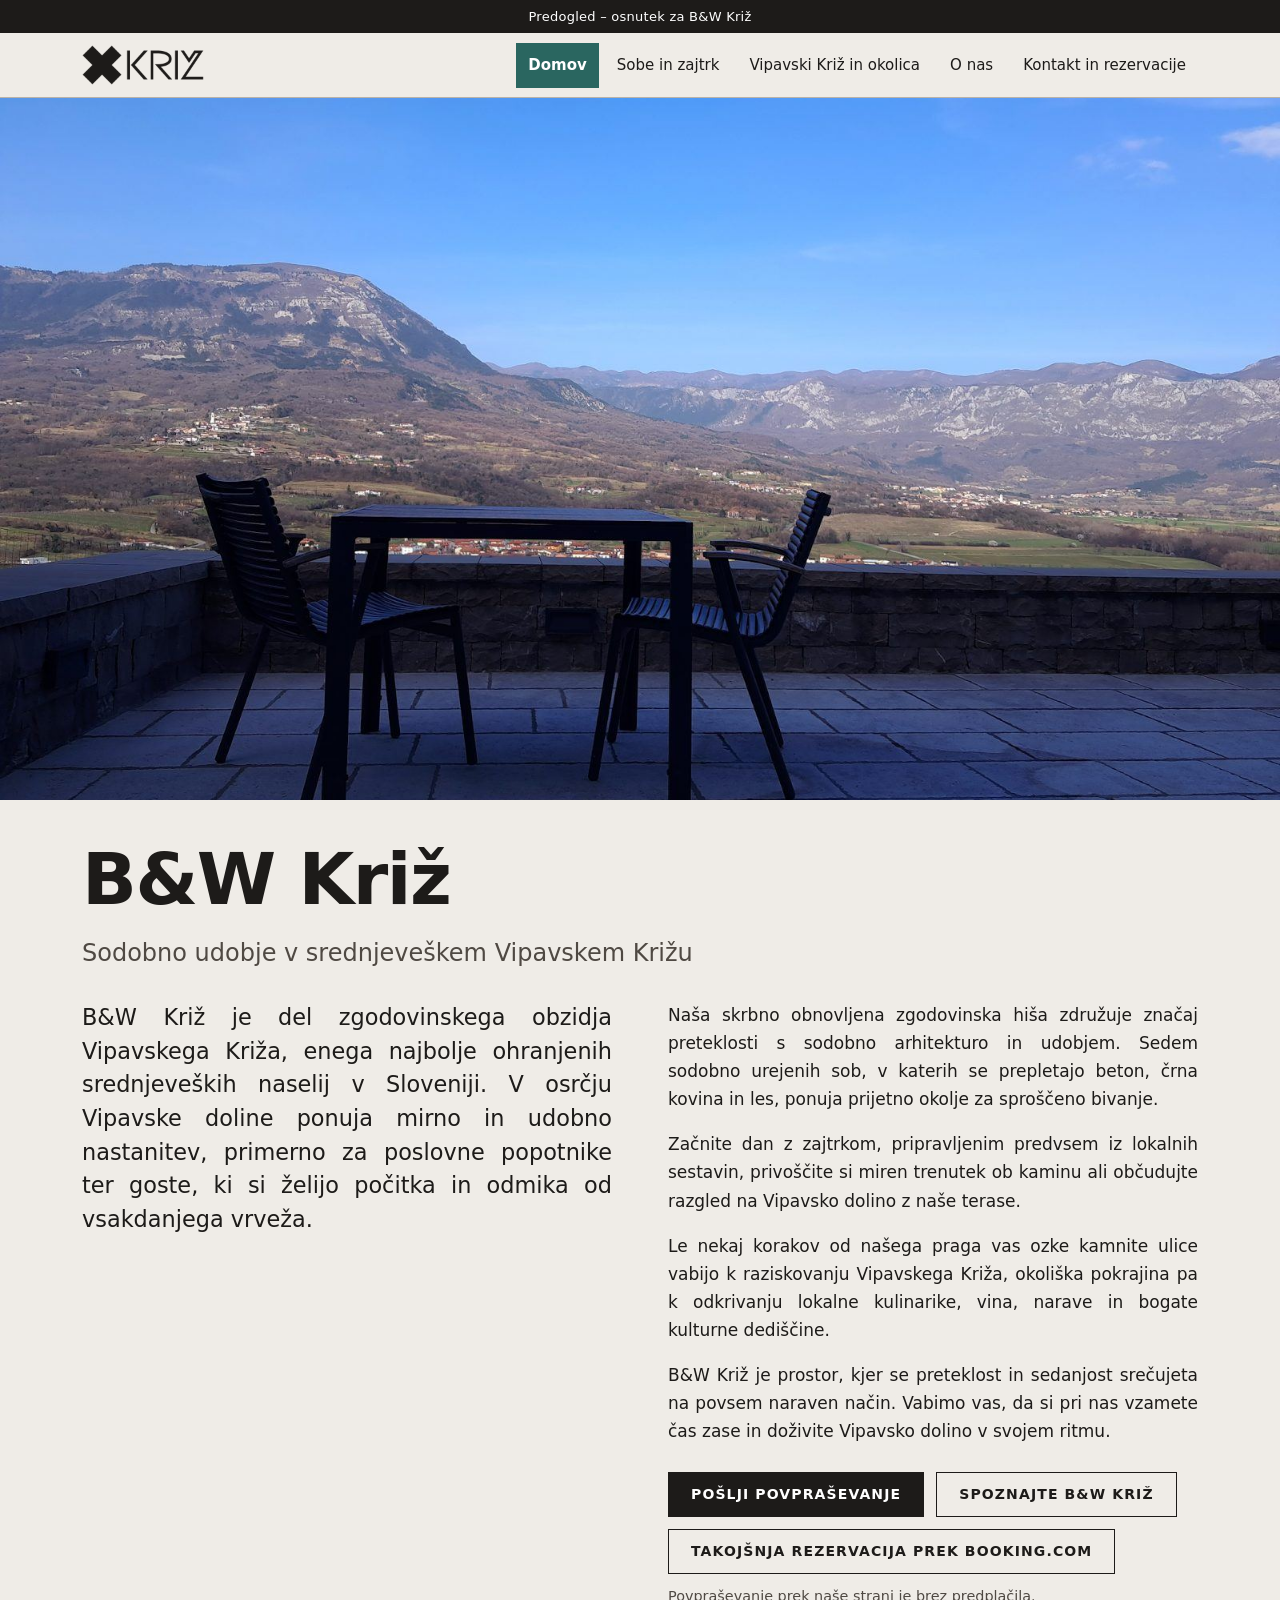
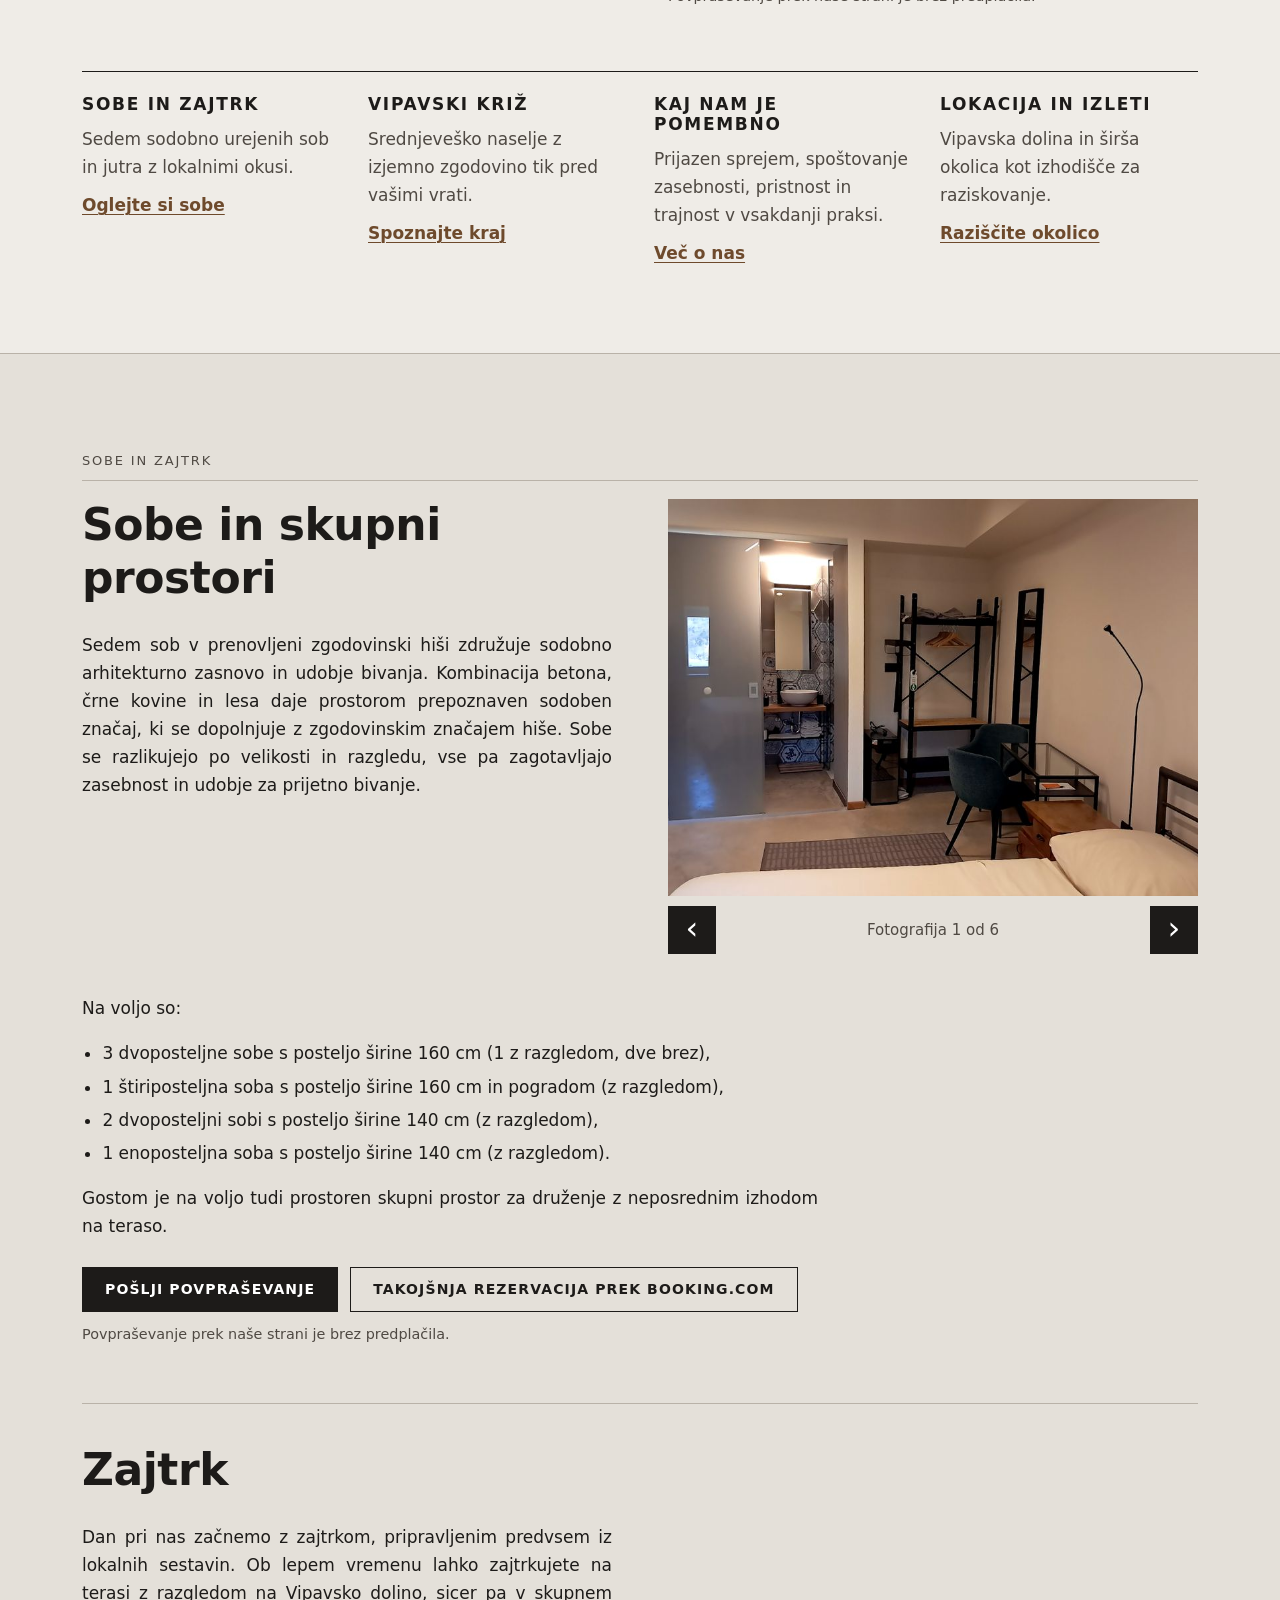
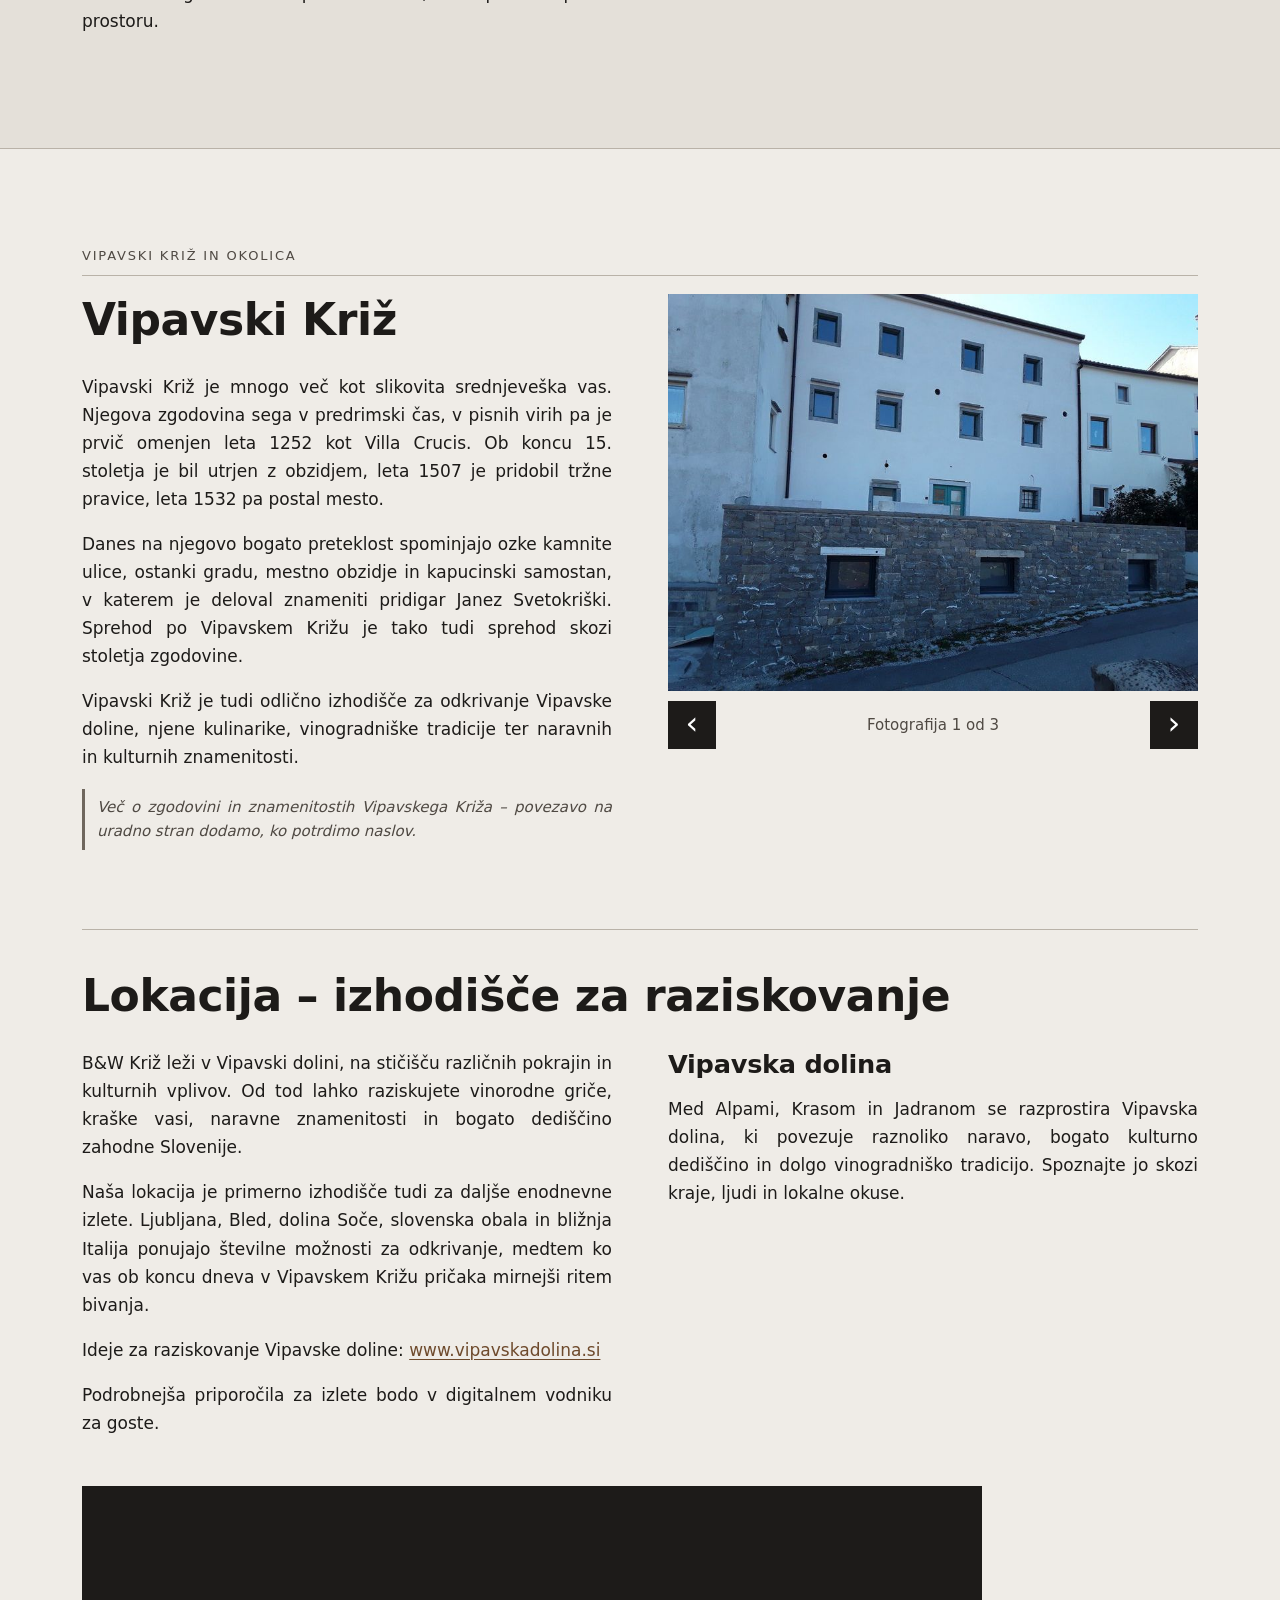
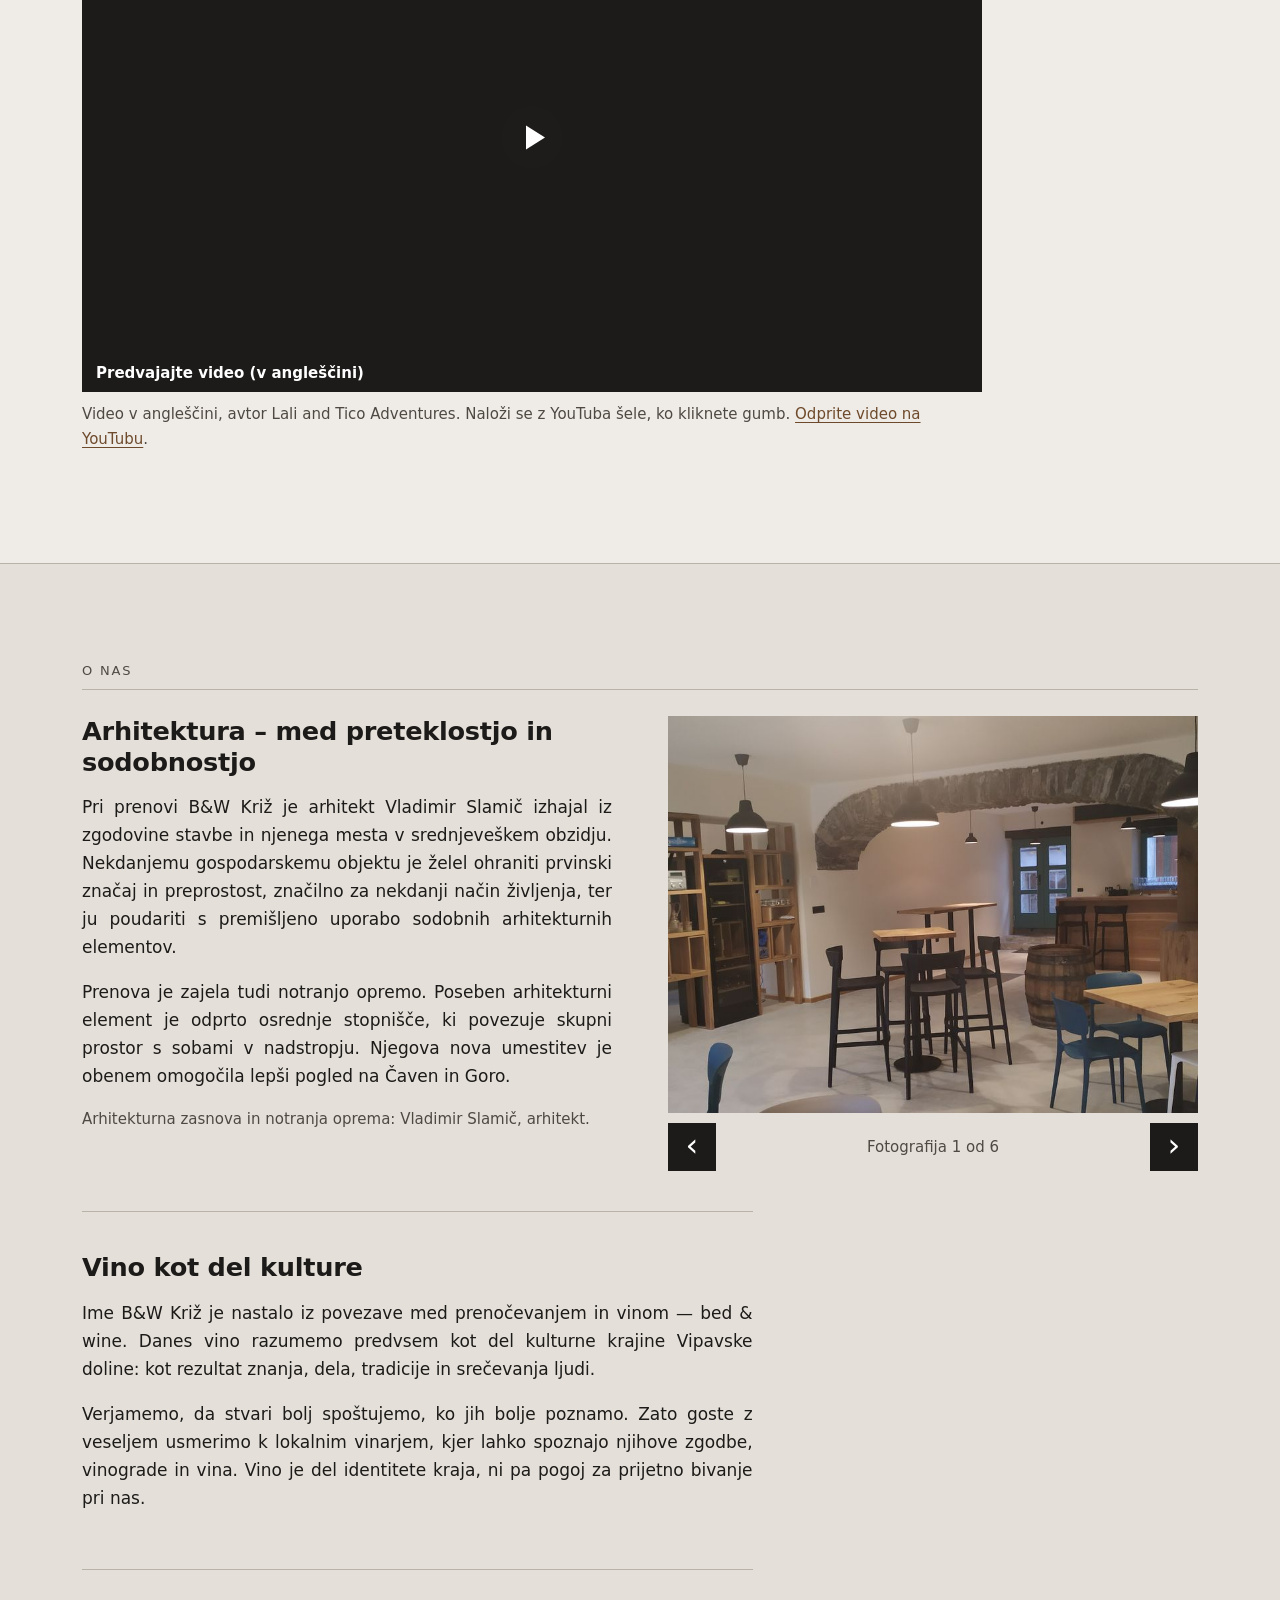
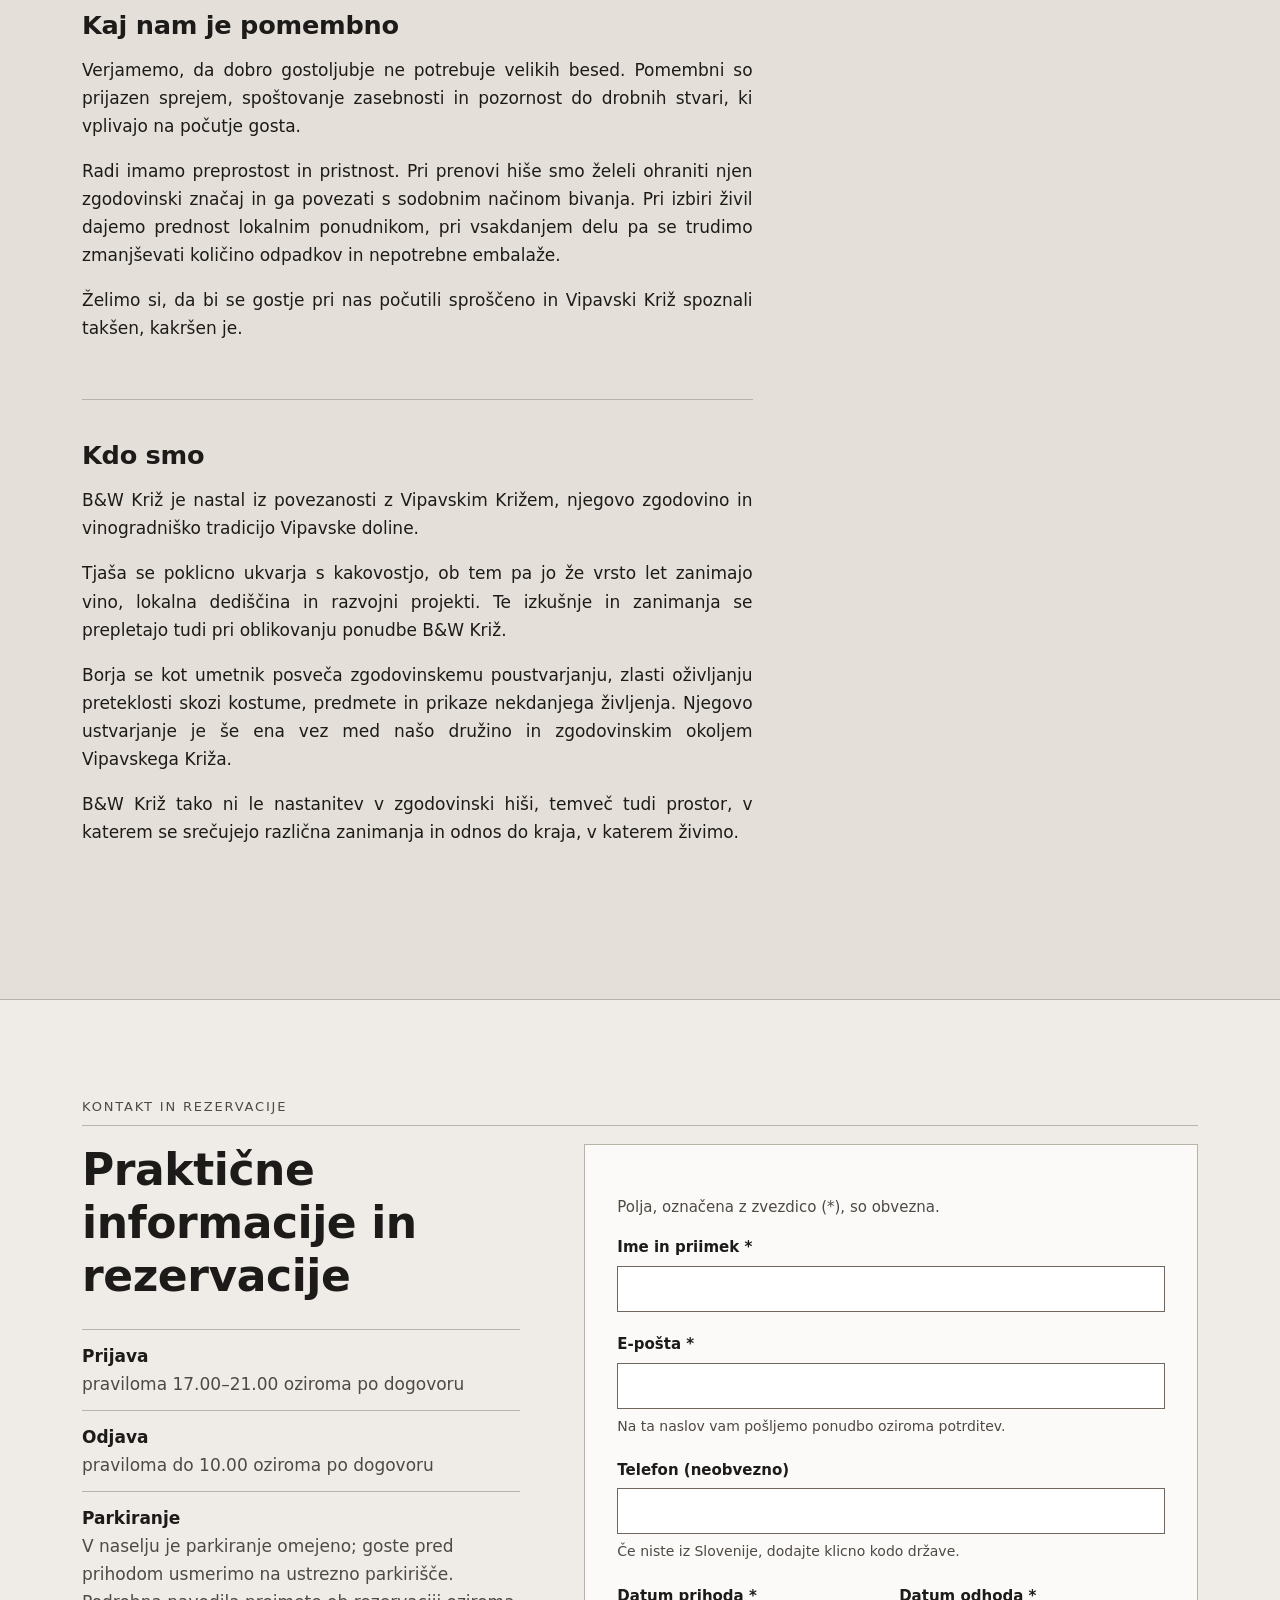
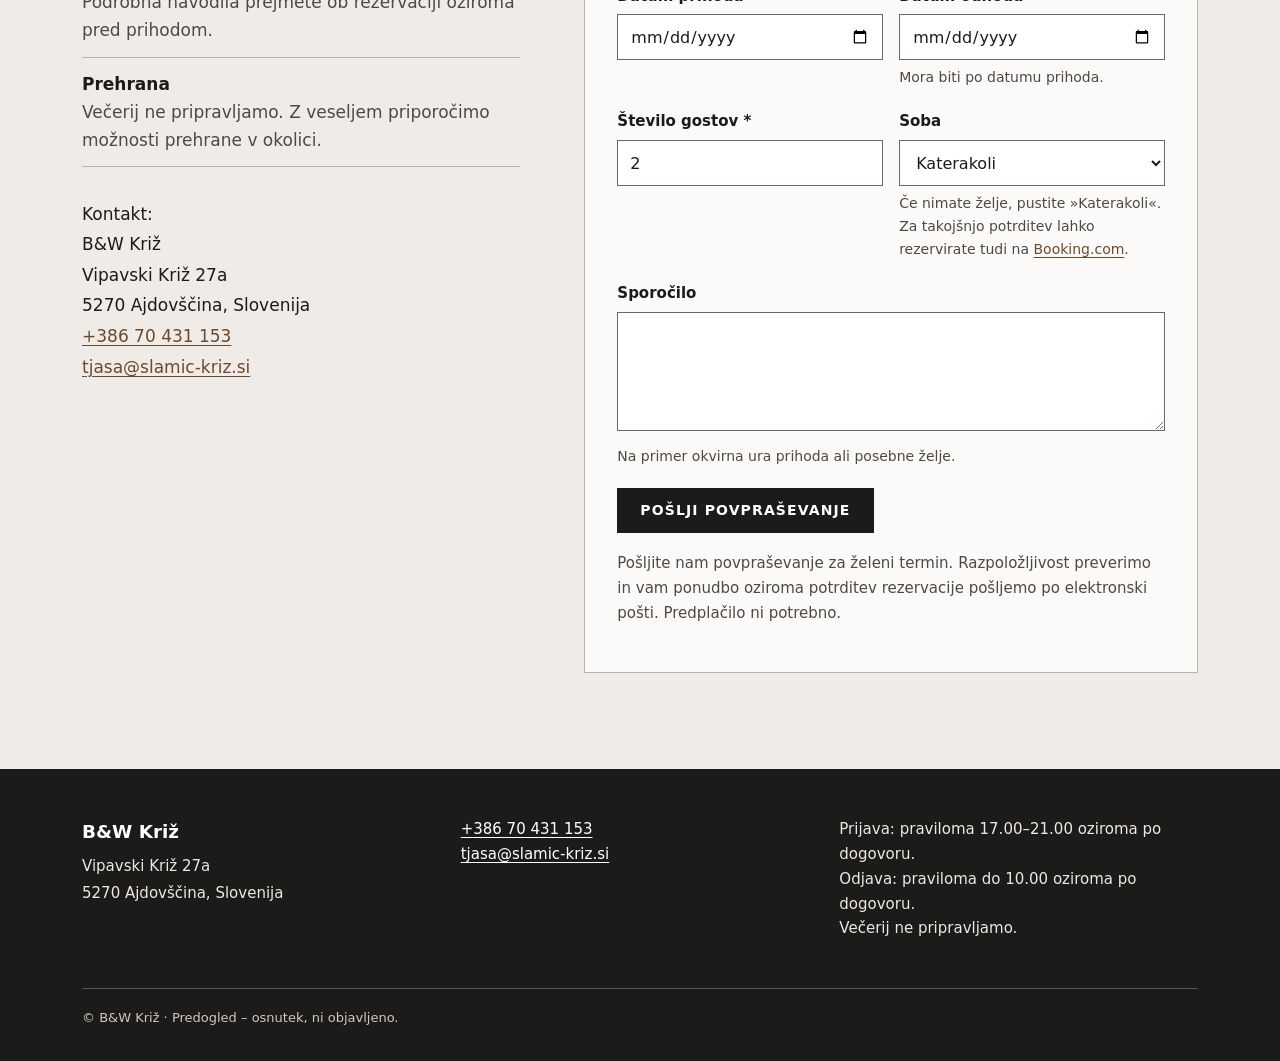
<file: p/bw-d0de4f43/index.html>
<!doctype html>
<html lang="sl">
<head>
<meta charset="utf-8">
<meta name="viewport" content="width=device-width, initial-scale=1">
<meta name="robots" content="noindex, nofollow">
<title>B&amp;W Križ – sodobno udobje v srednjeveškem Vipavskem Križu (predogled)</title>
<link rel="icon" href="data:image/svg+xml,%3Csvg xmlns=%22http://www.w3.org/2000/svg%22 viewBox=%220 0 32 32%22%3E%3Crect width=%2232%22 height=%2232%22 fill=%22%23222%22/%3E%3Ctext x=%2216%22 y=%2221%22 font-size=%2213%22 text-anchor=%22middle%22 fill=%22%23eee%22 font-family=%22sans-serif%22%3EBW%3C/text%3E%3C/svg%3E">
<meta name="description" content="B&amp;W Križ: sedem sodobno urejenih sob z lastno kopalnico v prenovljeni zgodovinski hiši znotraj obzidja Vipavskega Križa, z zajtrkom, pripravljenim predvsem iz lokalnih sestavin.">
<link rel="stylesheet" href="css/slog.css">
<script>document.documentElement.classList.add('js');</script>
<script src="js/stran.js" defer></script>
</head>
<body>

<a class="skok" href="#vsebina">Preskoči na glavno vsebino</a>

<p class="predogled-pas">Predogled – osnutek za B&amp;W Križ</p>

<header class="glava">
  <div class="ovoj glava-vrstica">
    <a class="znak" href="#domov"><img src="slike/logo-bw-kriz.png" width="366" height="120" alt="B&amp;W Križ"></a>

    <button class="meni-gumb" type="button" aria-expanded="false" aria-controls="glavni-meni">
      <span class="meni-crte" aria-hidden="true"></span>
      <span class="meni-besedilo">Meni</span>
    </button>

    <nav class="navigacija" aria-label="Glavni meni">
      <ul id="glavni-meni" class="meni">
        <li><a href="#domov" aria-current="location">Domov</a></li>
        <li><a href="#sobe">Sobe in zajtrk</a></li>
        <li><a href="#vipavski-kriz">Vipavski Križ in okolica</a></li>
        <li><a href="#o-nas">O nas</a></li>
        <li><a href="#kontakt">Kontakt in rezervacije</a></li>
      </ul>
    </nav>
  </div>
</header>

<main id="vsebina" tabindex="-1">

  <!-- ============ 1 DOMOV ============ -->
  <section id="domov" class="uvod" aria-labelledby="naslov-domov">
    <figure class="velika-slika">
      <img src="slike/terasa.jpg"
           srcset="slike/terasa-800.jpg 800w, slike/terasa.jpg 1600w"
           sizes="100vw" width="1600" height="900" fetchpriority="high"
           alt="Terasa B&amp;W Križ z mizo in dvema stoloma; v ozadju razgled na Vipavsko dolino, vasi in gore.">
    </figure>

    <div class="ovoj">
      <h1 id="naslov-domov">B&amp;W Križ</h1>
      <p class="podnaslov">Sodobno udobje v srednjeveškem Vipavskem Križu</p>
    </div>

    <div class="ovoj dva-stolpca">
      <div class="besedilo">
        <p class="poudarek">B&amp;W Križ je del zgodovinskega obzidja Vipavskega Križa, enega najbolje ohranjenih srednjeveških naselij v Sloveniji. V osrčju Vipavske doline ponuja mirno in udobno nastanitev, primerno za poslovne popotnike ter goste, ki si želijo počitka in odmika od vsakdanjega vrveža.</p>
      </div>
      <div class="besedilo">
        <p>Naša skrbno obnovljena zgodovinska hiša združuje značaj preteklosti s sodobno arhitekturo in udobjem. Sedem sodobno urejenih sob, v katerih se prepletajo beton, črna kovina in les, ponuja prijetno okolje za sproščeno bivanje.</p>
        <p>Začnite dan z zajtrkom, pripravljenim predvsem iz lokalnih sestavin, privoščite si miren trenutek ob kaminu ali občudujte razgled na Vipavsko dolino z naše terase.</p>
        <p>Le nekaj korakov od našega praga vas ozke kamnite ulice vabijo k raziskovanju Vipavskega Križa, okoliška pokrajina pa k odkrivanju lokalne kulinarike, vina, narave in bogate kulturne dediščine.</p>
        <p>B&amp;W Križ je prostor, kjer se preteklost in sedanjost srečujeta na povsem naraven način. Vabimo vas, da si pri nas vzamete čas zase in doživite Vipavsko dolino v svojem ritmu.</p>
        <p class="gumbi">
          <a class="gumb" href="#kontakt">Pošlji povpraševanje</a>
          <a class="gumb gumb-obroba" href="#o-nas">Spoznajte B&amp;W Križ</a>
          <a class="gumb gumb-obroba" href="https://www.booking.com/hotel/si/b-amp-w-kriz.sl.html" target="_blank" rel="noopener">Takojšnja rezervacija prek Booking.com<span class="sr-only"> (odpre se v novem zavihku)</span></a>
        </p>
        <p class="opomba-gumbi">Povpraševanje prek naše strani je brez predplačila.</p>
      </div>
    </div>

    <div class="ovoj">
      <ul class="poudarki">
        <li>
          <h2>Sobe in zajtrk</h2>
          <p>Sedem sodobno urejenih sob in jutra z lokalnimi okusi.</p>
          <a href="#sobe">Oglejte si sobe</a>
        </li>
        <li>
          <h2>Vipavski Križ</h2>
          <p>Srednjeveško naselje z izjemno zgodovino tik pred vašimi vrati.</p>
          <a href="#vipavski-kriz">Spoznajte kraj</a>
        </li>
        <li>
          <h2>Kaj nam je pomembno</h2>
          <p>Prijazen sprejem, spoštovanje zasebnosti, pristnost in trajnost v vsakdanji praksi.</p>
          <a href="#pomembno">Več o nas</a>
        </li>
        <li>
          <h2>Lokacija in izleti</h2>
          <p>Vipavska dolina in širša okolica kot izhodišče za raziskovanje.</p>
          <a href="#okolica">Raziščite okolico</a>
        </li>
      </ul>
    </div>
  </section>

  <!-- ============ 2 SOBE IN ZAJTRK ============ -->
  <section id="sobe" class="razdelek temnejse" aria-labelledby="naslov-sobe">
    <div class="ovoj">
      <p class="oznaka" aria-hidden="true">Sobe in zajtrk</p>
      <div class="dva-stolpca">
        <div class="besedilo">
          <h2 id="naslov-sobe">Sobe in skupni prostori</h2>
          <p>Sedem sob v prenovljeni zgodovinski hiši združuje sodobno arhitekturno zasnovo in udobje bivanja. Kombinacija betona, črne kovine in lesa daje prostorom prepoznaven sodoben značaj, ki se dopolnjuje z zgodovinskim značajem hiše. Sobe se razlikujejo po velikosti in razgledu, vse pa zagotavljajo zasebnost in udobje za prijetno bivanje.</p>
        </div>
        <div class="drsnik" role="region" aria-roledescription="drsnik" aria-label="Fotografije sob">
      <ul class="drsnik-trak">
        <li class="drsnik-slika" role="group" aria-roledescription="fotografija" aria-label="1 od 6">
          <img src="slike/soba-1-800.jpg" srcset="slike/soba-1-800.jpg 800w, slike/soba-1.jpg 1198w"
               sizes="(min-width: 900px) 50vw, 100vw" width="1198" height="899" loading="lazy"
               alt="Soba z betonskim tlakom: postelja s kovinskim vzglavjem, odprta garderoba iz črne kovine in lesa, temno zelen stol in steklena mizica; skozi odprta steklena drsna vrata se vidi kopalnica z umivalnikom in ogledalom.">
        </li>
        <li class="drsnik-slika" role="group" aria-roledescription="fotografija" aria-label="2 od 6">
          <img src="slike/soba-2-800.jpg" srcset="slike/soba-2-800.jpg 800w, slike/soba-2.jpg 1600w"
               sizes="(min-width: 900px) 50vw, 100vw" width="1600" height="1200" loading="lazy"
               alt="Zakonska postelja s črnim kovinskim vzglavjem in belo posteljnino, ob njej steklena nočna omarica; desno za stekleno steno kopalnica s keramiko v sivem vzorcu in stranišče.">
        </li>
        <li class="drsnik-slika" role="group" aria-roledescription="fotografija" aria-label="3 od 6">
          <img src="slike/soba-3-800.jpg" srcset="slike/soba-3-800.jpg 800w, slike/soba-3.jpg 1600w"
               sizes="(min-width: 900px) 50vw, 100vw" width="1600" height="1200" loading="lazy"
               alt="Soba s kovinsko garderobo z obešalniki, dvema temno modrima foteljema in mizico; levo matirana steklena drsna vrata kopalnice, spredaj del postelje.">
        </li>
        <li class="drsnik-slika" role="group" aria-roledescription="fotografija" aria-label="4 od 6">
          <img src="slike/soba-4-800.jpg" srcset="slike/soba-4-800.jpg 800w, slike/soba-4.jpg 1600w"
               sizes="(min-width: 900px) 50vw, 100vw" width="1600" height="1200" loading="lazy"
               alt="Postelja z belo posteljnino pod poševnim stropom, ob njej steklena mizica; zadaj matirana steklena stena kopalnice s straniščem.">
        </li>
        <li class="drsnik-slika" role="group" aria-roledescription="fotografija" aria-label="5 od 6">
          <img src="slike/soba-5-800.jpg" srcset="slike/soba-5-800.jpg 800w, slike/soba-5.jpg 1600w"
               sizes="(min-width: 900px) 50vw, 100vw" width="1600" height="1200" loading="lazy"
               alt="Zakonska postelja s črnim kovinskim vzglavjem in belo posteljnino, levo lesena vrata in odprta garderoba iz črne kovine.">
        </li>
        <li class="drsnik-slika" role="group" aria-roledescription="fotografija" aria-label="6 od 6">
          <img src="slike/soba-6-800.jpg" srcset="slike/soba-6-800.jpg 800w, slike/soba-6.jpg 1600w"
               sizes="(min-width: 900px) 50vw, 100vw" width="1600" height="1200" loading="lazy"
               alt="Kopalnica s stenskimi ploščicami v črno-belo-sivem vzorcu, lesen pult z umivalnikom, kozarci in črno pipo.">
        </li>
      </ul>
      <div class="drsnik-kontrole">
        <button type="button" class="drsnik-gumb drsnik-nazaj" aria-label="Prejšnja fotografija (sobe)"><span aria-hidden="true">&#8249;</span></button>
        <p class="drsnik-stevec" aria-live="polite">Fotografija <span class="drsnik-trenutna">1</span> od 6</p>
        <button type="button" class="drsnik-gumb drsnik-naprej" aria-label="Naslednja fotografija (sobe)"><span aria-hidden="true">&#8250;</span></button>
      </div>
    </div>
      </div>

      <div class="sobe-vrste">
        <p>Na voljo so:</p>
        <ul>
          <li>3 dvoposteljne sobe s posteljo širine 160 cm (1 z razgledom, dve brez),</li>
          <li>1 štiriposteljna soba s posteljo širine 160 cm in pogradom (z razgledom),</li>
          <li>2 dvoposteljni sobi s posteljo širine 140 cm (z razgledom),</li>
          <li>1 enoposteljna soba s posteljo širine 140 cm (z razgledom).</li>
        </ul>
        <p>Gostom je na voljo tudi prostoren skupni prostor za druženje z neposrednim izhodom na teraso.</p>
        <p class="gumbi"><a class="gumb" href="#kontakt">Pošlji povpraševanje</a> <a class="gumb gumb-obroba" href="https://www.booking.com/hotel/si/b-amp-w-kriz.sl.html" target="_blank" rel="noopener">Takojšnja rezervacija prek Booking.com<span class="sr-only"> (odpre se v novem zavihku)</span></a></p>
        <p class="opomba-gumbi">Povpraševanje prek naše strani je brez predplačila.</p>
      </div>

      <div class="dva-stolpca zajtrk">
        <div class="besedilo">
          <h2>Zajtrk</h2>
          <p>Dan pri nas začnemo z zajtrkom, pripravljenim predvsem iz lokalnih sestavin. Ob lepem vremenu lahko zajtrkujete na terasi z razgledom na Vipavsko dolino, sicer pa v skupnem prostoru.</p>
        </div>
      </div>
    </div>
  </section>

  <!-- ============ 3 VIPAVSKI KRIŽ IN OKOLICA ============ -->
  <section id="vipavski-kriz" class="razdelek" aria-labelledby="naslov-kriz">
    <div class="ovoj">
      <p class="oznaka" aria-hidden="true">Vipavski Križ in okolica</p>
      <div class="dva-stolpca">
        <div class="besedilo">
          <h2 id="naslov-kriz">Vipavski Križ</h2>
          <p>Vipavski Križ je mnogo več kot slikovita srednjeveška vas. Njegova zgodovina sega v predrimski čas, v pisnih virih pa je prvič omenjen leta 1252 kot <span lang="la">Villa Crucis</span>. Ob koncu 15. stoletja je bil utrjen z obzidjem, leta 1507 je pridobil tržne pravice, leta 1532 pa postal mesto.</p>
          <p>Danes na njegovo bogato preteklost spominjajo ozke kamnite ulice, ostanki gradu, mestno obzidje in kapucinski samostan, v katerem je deloval znameniti pridigar Janez Svetokriški. Sprehod po Vipavskem Križu je tako tudi sprehod skozi stoletja zgodovine.</p>
          <p>Vipavski Križ je tudi odlično izhodišče za odkrivanje Vipavske doline, njene kulinarike, vinogradniške tradicije ter naravnih in kulturnih znamenitosti.</p>
          <p class="osnutek">Več o zgodovini in znamenitostih Vipavskega Križa – povezavo na uradno stran dodamo, ko potrdimo naslov.</p>
        </div>
        <div class="drsnik" role="region" aria-roledescription="drsnik" aria-label="Fotografije hiše in Vipavskega Križa">
      <ul class="drsnik-trak">
        <li class="drsnik-slika" role="group" aria-roledescription="fotografija" aria-label="1 od 3">
          <img src="slike/kriz-1-800.jpg" srcset="slike/kriz-1-800.jpg 800w, slike/kriz-1.jpg 1600w"
               sizes="(min-width: 900px) 50vw, 100vw" width="1600" height="1200" loading="lazy"
               alt="Prenovljena bela hiša B&amp;W Križ s kamnitimi okenskimi okvirji, pred njo zid iz temnega klesanega kamna ob ulici.">
        </li>
        <li class="drsnik-slika" role="group" aria-roledescription="fotografija" aria-label="2 od 3">
          <img src="slike/kriz-2-800.jpg" srcset="slike/kriz-2-800.jpg 800w, slike/kriz-2.jpg 1389w"
               sizes="(min-width: 900px) 50vw, 100vw" width="1389" height="1041" loading="lazy"
               alt="Bela fasada hiše B&amp;W Križ s kamnitimi okenskimi okvirji in zelenimi vhodnimi vrati, pred njimi terasa z mizo in stoli za kamnitim zidom.">
        </li>
        <li class="drsnik-slika" role="group" aria-roledescription="fotografija" aria-label="3 od 3">
          <img src="slike/kriz-3-800.jpg" srcset="slike/kriz-3-800.jpg 800w, slike/kriz-3.jpg 1198w"
               sizes="(min-width: 900px) 50vw, 100vw" width="1198" height="899" loading="lazy"
               alt="Pogled iz zraka na Vipavsko dolino: na gozdnati vzpetini sredi polj in vinogradov strnjeno naselje z belo cerkvijo, v ozadju vasi in gorski greben.">
        </li>
      </ul>
      <div class="drsnik-kontrole">
        <button type="button" class="drsnik-gumb drsnik-nazaj" aria-label="Prejšnja fotografija (hiša in kraj)"><span aria-hidden="true">&#8249;</span></button>
        <p class="drsnik-stevec" aria-live="polite">Fotografija <span class="drsnik-trenutna">1</span> od 3</p>
        <button type="button" class="drsnik-gumb drsnik-naprej" aria-label="Naslednja fotografija (hiša in kraj)"><span aria-hidden="true">&#8250;</span></button>
      </div>
    </div>
      </div>

      <div id="okolica" class="okolica">
        <h2>Lokacija – izhodišče za raziskovanje</h2>
        <div class="dva-stolpca">
          <div class="besedilo">
            <p>B&amp;W Križ leži v Vipavski dolini, na stičišču različnih pokrajin in kulturnih vplivov. Od tod lahko raziskujete vinorodne griče, kraške vasi, naravne znamenitosti in bogato dediščino zahodne Slovenije.</p>
            <p>Naša lokacija je primerno izhodišče tudi za daljše enodnevne izlete. Ljubljana, Bled, dolina Soče, slovenska obala in bližnja Italija ponujajo številne možnosti za odkrivanje, medtem ko vas ob koncu dneva v Vipavskem Križu pričaka mirnejši ritem bivanja.</p>
            <p>Ideje za raziskovanje Vipavske doline: <a href="https://www.vipavskadolina.si/" rel="noopener">www.vipavskadolina.si</a></p>
            <p>Podrobnejša priporočila za izlete bodo v digitalnem vodniku za goste.</p>
          </div>
          <div class="besedilo">
            <h3>Vipavska dolina</h3>
            <p>Med Alpami, Krasom in Jadranom se razprostira Vipavska dolina, ki povezuje raznoliko naravo, bogato kulturno dediščino in dolgo vinogradniško tradicijo. Spoznajte jo skozi kraje, ljudi in lokalne okuse.</p>
          </div>
        </div>

        <!-- Video se naloži šele po kliku (youtube-nocookie.com). -->
        <div class="video" data-video-id="lObVk2FawU0" data-video-title="Video o Vipavskem Križu v angleščini, avtor Lali and Tico Adventures (YouTube)">
          <button type="button" class="video-gumb" aria-describedby="video-opomba">
            <span class="video-ikona" aria-hidden="true">
              <svg viewBox="0 0 64 64" width="64" height="64" focusable="false"><circle cx="32" cy="32" r="31" fill="#1f1d1b" fill-opacity=".85"/><path d="M26 20v24l19-12z" fill="#fff"/></svg>
            </span>
            <span class="video-napis">Predvajajte video (v angleščini)</span>
          </button>
          <p id="video-opomba" class="opomba">Video v angleščini, avtor Lali and Tico Adventures. Naloži se z YouTuba šele, ko kliknete gumb. <a href="https://www.youtube.com/watch?v=lObVk2FawU0" target="_blank" rel="noopener">Odprite video na YouTubu<span class="sr-only"> (odpre se v novem zavihku)</span></a>.</p>
        </div>
      </div>
    </div>
  </section>

  <!-- ============ 4 O NAS ============ -->
  <section id="o-nas" class="razdelek temnejse" aria-labelledby="naslov-onas">
    <div class="ovoj">
      <p class="oznaka" aria-hidden="true">O nas</p>
      <h2 id="naslov-onas" class="skrito">O nas</h2>

      <article id="arhitektura" class="dva-stolpca blok">
        <div class="besedilo">
          <h3>Arhitektura – med preteklostjo in sodobnostjo</h3>
          <p>Pri prenovi B&amp;W Križ je arhitekt Vladimir Slamič izhajal iz zgodovine stavbe in njenega mesta v srednjeveškem obzidju. Nekdanjemu gospodarskemu objektu je želel ohraniti prvinski značaj in preprostost, značilno za nekdanji način življenja, ter ju poudariti s premišljeno uporabo sodobnih arhitekturnih elementov.</p>
          <p>Prenova je zajela tudi notranjo opremo. Poseben arhitekturni element je odprto osrednje stopnišče, ki povezuje skupni prostor s sobami v nadstropju. Njegova nova umestitev je obenem omogočila lepši pogled na Čaven in Goro.</p>
          <p class="opomba">Arhitekturna zasnova in notranja oprema: Vladimir Slamič, arhitekt.</p>
        </div>
        <div class="drsnik" role="region" aria-roledescription="drsnik" aria-label="Fotografije skupnih prostorov">
      <ul class="drsnik-trak">
        <li class="drsnik-slika" role="group" aria-roledescription="fotografija" aria-label="1 od 6">
          <img src="slike/prostor-1-800.jpg" srcset="slike/prostor-1-800.jpg 800w, slike/prostor-1.jpg 1600w"
               sizes="(min-width: 900px) 50vw, 100vw" width="1600" height="1200" loading="lazy"
               alt="Skupni prostor z ohranjenim kamnitim obokom, betonskim tlakom, visokimi lesenimi mizami s črnimi barskimi stoli, lesenim sodom in lesenimi policami; zadaj zelena vrata.">
        </li>
        <li class="drsnik-slika" role="group" aria-roledescription="fotografija" aria-label="2 od 6">
          <img src="slike/prostor-2-800.jpg" srcset="slike/prostor-2-800.jpg 800w, slike/prostor-2.jpg 1600w"
               sizes="(min-width: 900px) 50vw, 100vw" width="1600" height="1200" loading="lazy"
               alt="Skupni prostor z lesenimi mizami, modrimi in belimi stoli ter črnimi visečimi svetilkami; levo del kamnitega oboka.">
        </li>
        <li class="drsnik-slika" role="group" aria-roledescription="fotografija" aria-label="3 od 6">
          <img src="slike/prostor-3-800.jpg" srcset="slike/prostor-3-800.jpg 800w, slike/prostor-3.jpg 1600w"
               sizes="(min-width: 900px) 50vw, 100vw" width="1600" height="1200" loading="lazy"
               alt="Visoke lesene mize s črnimi barskimi stoli, desno lesene police in vitrina z vini, levo zelena steklena vrata na teraso.">
        </li>
        <li class="drsnik-slika" role="group" aria-roledescription="fotografija" aria-label="4 od 6">
          <img src="slike/prostor-4-800.jpg" srcset="slike/prostor-4-800.jpg 800w, slike/prostor-4.jpg 1600w"
               sizes="(min-width: 900px) 50vw, 100vw" width="1600" height="1200" loading="lazy"
               alt="Hodnik z lesenimi podboji, betonskim tlakom in temno modrim stolom; levo lesena komoda s stekleničko in kozarci.">
        </li>
        <li class="drsnik-slika" role="group" aria-roledescription="fotografija" aria-label="5 od 6">
          <img src="slike/prostor-5-800.jpg" srcset="slike/prostor-5-800.jpg 800w, slike/prostor-5.jpg 1600w"
               sizes="(min-width: 900px) 50vw, 100vw" width="1600" height="1200" loading="lazy"
               alt="Skupni prostor s kaminom, usnjenimi naslanjači in dolgimi lesenimi mizami pod kamnitim obokom.">
        </li>
        <li class="drsnik-slika" role="group" aria-roledescription="fotografija" aria-label="6 od 6">
          <img src="slike/prostor-6-800.jpg" srcset="slike/prostor-6-800.jpg 800w, slike/prostor-6.jpg 1600w"
               sizes="(min-width: 900px) 50vw, 100vw" width="1600" height="1200" loading="lazy"
               alt="Odprto betonsko stopnišče s črno kovinsko ograjo, pod njim lonček z rastlino ob beli steni.">
        </li>
      </ul>
      <div class="drsnik-kontrole">
        <button type="button" class="drsnik-gumb drsnik-nazaj" aria-label="Prejšnja fotografija (skupni prostori)"><span aria-hidden="true">&#8249;</span></button>
        <p class="drsnik-stevec" aria-live="polite">Fotografija <span class="drsnik-trenutna">1</span> od 6</p>
        <button type="button" class="drsnik-gumb drsnik-naprej" aria-label="Naslednja fotografija (skupni prostori)"><span aria-hidden="true">&#8250;</span></button>
      </div>
    </div>
      </article>

      <article id="vino" class="blok ozko">
        <h3>Vino kot del kulture</h3>
        <p>Ime B&amp;W Križ je nastalo iz povezave med prenočevanjem in vinom — <span lang="en">bed &amp; wine</span>. Danes vino razumemo predvsem kot del kulturne krajine Vipavske doline: kot rezultat znanja, dela, tradicije in srečevanja ljudi.</p>
        <p>Verjamemo, da stvari bolj spoštujemo, ko jih bolje poznamo. Zato goste z veseljem usmerimo k lokalnim vinarjem, kjer lahko spoznajo njihove zgodbe, vinograde in vina. Vino je del identitete kraja, ni pa pogoj za prijetno bivanje pri nas.</p>
      </article>

      <article id="pomembno" class="blok ozko">
        <h3>Kaj nam je pomembno</h3>
        <p>Verjamemo, da dobro gostoljubje ne potrebuje velikih besed. Pomembni so prijazen sprejem, spoštovanje zasebnosti in pozornost do drobnih stvari, ki vplivajo na počutje gosta.</p>
        <p>Radi imamo preprostost in pristnost. Pri prenovi hiše smo želeli ohraniti njen zgodovinski značaj in ga povezati s sodobnim načinom bivanja. Pri izbiri živil dajemo prednost lokalnim ponudnikom, pri vsakdanjem delu pa se trudimo zmanjševati količino odpadkov in nepotrebne embalaže.</p>
        <p>Želimo si, da bi se gostje pri nas počutili sproščeno in Vipavski Križ spoznali takšen, kakršen je.</p>
      </article>

      <article id="kdo-smo" class="blok ozko">
        <h3>Kdo smo</h3>
        <p>B&amp;W Križ je nastal iz povezanosti z Vipavskim Križem, njegovo zgodovino in vinogradniško tradicijo Vipavske doline.</p>
        <p>Tjaša se poklicno ukvarja s kakovostjo, ob tem pa jo že vrsto let zanimajo vino, lokalna dediščina in razvojni projekti. Te izkušnje in zanimanja se prepletajo tudi pri oblikovanju ponudbe B&amp;W Križ.</p>
        <p>Borja se kot umetnik posveča zgodovinskemu poustvarjanju, zlasti oživljanju preteklosti skozi kostume, predmete in prikaze nekdanjega življenja. Njegovo ustvarjanje je še ena vez med našo družino in zgodovinskim okoljem Vipavskega Križa.</p>
        <p>B&amp;W Križ tako ni le nastanitev v zgodovinski hiši, temveč tudi prostor, v katerem se srečujejo različna zanimanja in odnos do kraja, v katerem živimo.</p>
      </article>
    </div>
  </section>

  <!-- ============ 5 KONTAKT IN REZERVACIJE ============ -->
  <section id="kontakt" class="razdelek" aria-labelledby="naslov-kontakt">
    <div class="ovoj">
      <p class="oznaka" aria-hidden="true">Kontakt in rezervacije</p>
      <div class="kontakt-mreza">
        <div class="besedilo">
          <h2 id="naslov-kontakt">Praktične informacije in rezervacije</h2>

          <dl class="prakticno">
            <dt>Prijava</dt><dd>praviloma 17.00–21.00 oziroma po dogovoru</dd>
            <dt>Odjava</dt><dd>praviloma do 10.00 oziroma po dogovoru</dd>
            <dt>Parkiranje</dt><dd>V naselju je parkiranje omejeno; goste pred prihodom usmerimo na ustrezno parkirišče. Podrobna navodila prejmete ob rezervaciji oziroma pred prihodom.</dd>
            <dt>Prehrana</dt><dd>Večerij ne pripravljamo. Z veseljem priporočimo možnosti prehrane v okolici.</dd>
          </dl>

          <address>
            Kontakt:<br>
            B&amp;W Križ<br>
            Vipavski Križ 27a<br>
            5270 Ajdovščina, Slovenija<br>
            <a href="tel:+38670431153">+386 70 431 153</a><br>
            <a href="mailto:tjasa@slamic-kriz.si">tjasa@slamic-kriz.si</a>
          </address>
        </div>

        <form id="povprasevanje" class="obrazec" action="#" method="post" novalidate aria-describedby="obrazec-opomba">
          <p id="obrazec-opomba" class="opomba">Polja, označena z zvezdico (*), so obvezna.</p>

          <div class="polje">
            <label for="ime">Ime in priimek *</label>
            <input id="ime" name="ime" type="text" autocomplete="name" required aria-describedby="ime-napaka">
            <p class="napaka" id="ime-napaka" hidden></p>
          </div>

          <div class="polje">
            <label for="eposta">E-pošta *</label>
            <input id="eposta" name="eposta" type="email" autocomplete="email" required aria-describedby="eposta-pomoc eposta-napaka">
            <p class="pomoc" id="eposta-pomoc">Na ta naslov vam pošljemo ponudbo oziroma potrditev.</p>
            <p class="napaka" id="eposta-napaka" hidden></p>
          </div>

          <div class="polje">
            <label for="telefon">Telefon (neobvezno)</label>
            <input id="telefon" name="telefon" type="tel" autocomplete="tel" aria-describedby="telefon-pomoc">
            <p class="pomoc" id="telefon-pomoc">Če niste iz Slovenije, dodajte klicno kodo države.</p>
          </div>

          <div class="polje-par">
            <div class="polje">
              <label for="prihod">Datum prihoda *</label>
              <input id="prihod" name="prihod" type="date" required aria-describedby="prihod-napaka">
              <p class="napaka" id="prihod-napaka" hidden></p>
            </div>
            <div class="polje">
              <label for="odhod">Datum odhoda *</label>
              <input id="odhod" name="odhod" type="date" required aria-describedby="odhod-pomoc odhod-napaka">
              <p class="pomoc" id="odhod-pomoc">Mora biti po datumu prihoda.</p>
              <p class="napaka" id="odhod-napaka" hidden></p>
            </div>
          </div>

          <div class="polje-par">
            <div class="polje">
              <label for="gostje">Število gostov *</label>
              <input id="gostje" name="gostje" type="number" inputmode="numeric" min="1" step="1" value="2" required aria-describedby="gostje-napaka">
              <p class="napaka" id="gostje-napaka" hidden></p>
            </div>
            <div class="polje">
              <label for="soba">Soba</label>
              <select id="soba" name="soba" aria-describedby="soba-pomoc">
                <option value="katerakoli">Katerakoli</option>
                <option value="dvoposteljna-160">Dvoposteljna soba, postelja 160 cm</option>
                <option value="dvoposteljna-140">Dvoposteljna soba, postelja 140 cm</option>
                <option value="stiriposteljna">Štiriposteljna soba</option>
                <option value="enoposteljna">Enoposteljna soba</option>
              </select>
              <p class="pomoc" id="soba-pomoc">Če nimate želje, pustite »Katerakoli«. Za takojšnjo potrditev lahko rezervirate tudi na <a href="https://www.booking.com/hotel/si/b-amp-w-kriz.sl.html" target="_blank" rel="noopener">Booking.com</a>.</p>
            </div>
          </div>

          <div class="polje">
            <label for="sporocilo">Sporočilo</label>
            <textarea id="sporocilo" name="sporocilo" rows="5" aria-describedby="sporocilo-pomoc"></textarea>
            <p class="pomoc" id="sporocilo-pomoc">Na primer okvirna ura prihoda ali posebne želje.</p>
          </div>

          <!-- Zaščita pred roboti brez captche: ljudje tega polja ne vidijo; če je izpolnjeno, zaledje povpraševanje zavrže. -->
          <div class="medved" aria-hidden="true">
            <label for="spletna-stran">Pustite prazno</label>
            <input id="spletna-stran" name="spletna-stran" type="text" tabindex="-1" autocomplete="off">
          </div>

          <button type="submit" class="gumb">Pošlji povpraševanje</button>

          <div id="obrazec-stanje" class="stanje" role="status" aria-live="polite"></div>

          <p class="opomba">Pošljite nam povpraševanje za želeni termin. Razpoložljivost preverimo in vam ponudbo oziroma potrditev rezervacije pošljemo po elektronski pošti. Predplačilo ni potrebno.</p>
        </form>
      </div>
    </div>
  </section>
</main>

<footer class="noga">
  <div class="ovoj noga-mreza">
    <div>
      <p class="noga-znak">B&amp;W Križ</p>
      <address>
        Vipavski Križ 27a<br>
        5270 Ajdovščina, Slovenija
      </address>
    </div>
    <div>
      <p><a href="tel:+38670431153">+386 70 431 153</a><br>
      <a href="mailto:tjasa@slamic-kriz.si">tjasa@slamic-kriz.si</a></p>
    </div>
    <div>
      <p>Prijava: praviloma 17.00–21.00 oziroma po dogovoru.<br>
      Odjava: praviloma do 10.00 oziroma po dogovoru.<br>
      Večerij ne pripravljamo.</p>
    </div>
    <p class="noga-spodaj">© B&amp;W Križ · Predogled – osnutek, ni objavljeno.</p>
  </div>
</footer>

</body>
</html>
</file>
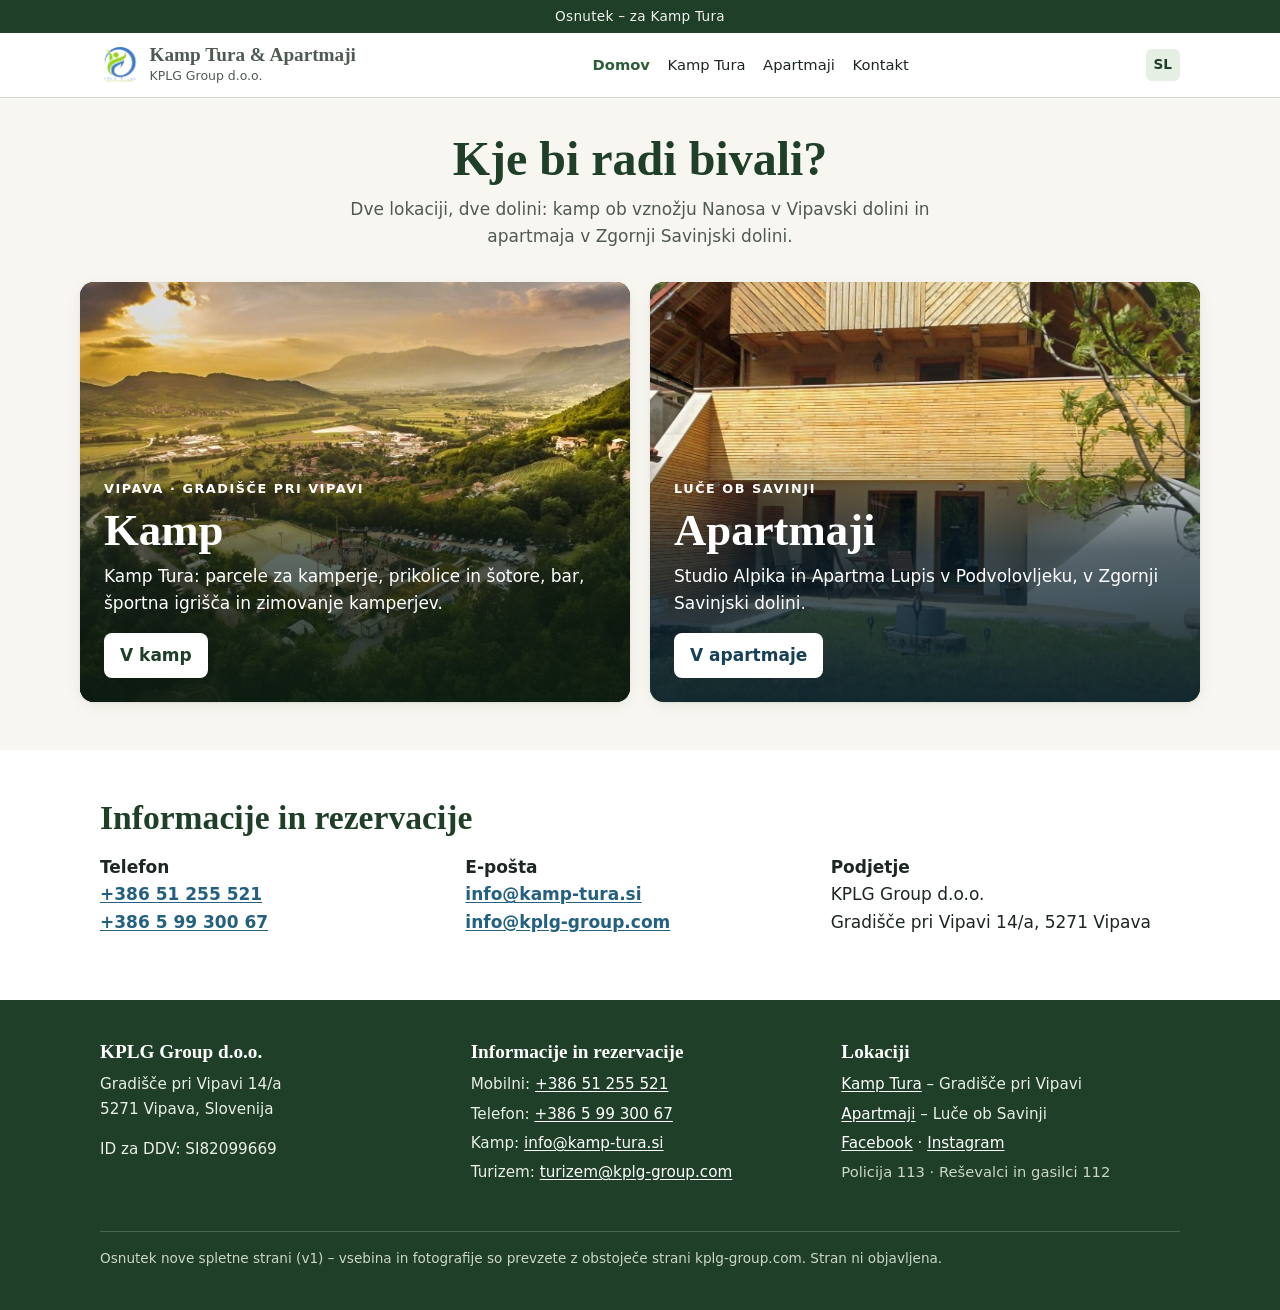
<file: p/kt-b9cdb366/index.html>
<!DOCTYPE html>
<html lang="sl">
<head>
  <meta charset="utf-8">
  <meta name="viewport" content="width=device-width, initial-scale=1">
  <meta name="robots" content="noindex, nofollow">
  <title>Kamp Tura in Apartmaji Luče – KPLG Group</title>
  <meta name="description" content="Kamp Tura v Gradišču pri Vipavi in apartmaja Studio Alpika ter Apartma Lupis v Lučah ob Savinji.">
  <!-- JEZIKI: ko bodo prevodi pripravljeni, tu dodaj
       <link rel="alternate" hreflang="it|en|de" href="/it/...">  -->
  <link rel="stylesheet" href="css/slog.css">
</head>
<body>
  <a class="preskok" href="#vsebina">Preskoči na vsebino</a>
  <div class="osnutek-trak">Osnutek – za Kamp Tura</div>
  <header class="glava">
    <div class="vsebnik">
      <a class="znamka" href="index.html">
        <img src="slike/logo-kplg.jpg" alt="" width="40" height="35">
        <span><strong>Kamp Tura &amp; Apartmaji</strong><span>KPLG Group d.o.o.</span></span>
      </a>
      <div class="glava-desno">
        <!-- JEZIKI: preklopnik jezikov. Zaenkrat samo SL.
             Kasneje dodaj <li><a href="/it/" lang="it" hreflang="it">IT</a></li>, EN, DE. -->
        <ul class="jeziki" aria-label="Jezik">
          <li><a href="index.html" lang="sl" aria-current="true">SL</a></li>
        </ul>
        <button class="meni-gumb" type="button" aria-expanded="false" aria-controls="glavni-meni">
          <span class="crte" aria-hidden="true"></span> Meni
        </button>
      </div>
      <nav class="meni" id="glavni-meni" aria-label="Glavni meni">
        <ul>
        <li><a href="index.html" aria-current="page">Domov</a></li>
        <li><a href="kamp.html">Kamp Tura</a></li>
        <li><a href="apartmaji.html">Apartmaji</a></li>
        <li><a href="kontakt.html">Kontakt</a></li>
        </ul>
      </nav>
    </div>
  </header>
  <main id="vsebina" tabindex="-1">
    <div class="vsebnik izbira-uvod">
      <h1>Kje bi radi bivali?</h1>
      <p>Dve lokaciji, dve dolini: kamp ob vznožju Nanosa v Vipavski dolini in apartmaja v Zgornji Savinjski dolini.</p>
    </div>
    <div class="vsebnik izbira">
      <a class="izbira-kartica" href="kamp.html">
        <img src="slike/kamp-iz-zraka.jpg" alt="Pogled iz zraka na Kamp Tura in Vipavsko dolino ob sončnem zahodu" width="1023" height="575">
        <div class="plast">
          <span class="oznaka">Vipava · Gradišče pri Vipavi</span>
          <h2>Kamp</h2>
          <p>Kamp Tura: parcele za kamperje, prikolice in šotore, bar, športna igrišča in zimovanje kamperjev.</p>
          <span class="naprej">V kamp</span>
        </div>
      </a>
      <a class="izbira-kartica modra" href="apartmaji.html">
        <img src="slike/apartmaji-hisa.jpg" alt="Hiša z apartmajema in vrtom v Lučah ob Savinji" width="1143" height="1143">
        <div class="plast">
          <span class="oznaka">Luče ob Savinji</span>
          <h2>Apartmaji</h2>
          <p>Studio Alpika in Apartma Lupis v Podvolovljeku, v Zgornji Savinjski dolini.</p>
          <span class="naprej">V apartmaje</span>
        </div>
      </a>
    </div>
    <section class="razdelek svetel" aria-labelledby="kontakt-naslov">
      <div class="vsebnik">
        <h2 id="kontakt-naslov">Informacije in rezervacije</h2>
        <div class="kontakt-pas">
          <p><strong>Telefon</strong><br><a href="tel:+38651255521">+386 51 255 521</a><br><a href="tel:+38659930067">+386 5 99 300 67</a></p>
          <p><strong>E-pošta</strong><br><a href="mailto:info@kamp-tura.si">info@kamp-tura.si</a><br><a href="mailto:info@kplg-group.com">info@kplg-group.com</a></p>
          <p><strong>Podjetje</strong><br>KPLG Group d.o.o.<br>Gradišče pri Vipavi 14/a, 5271 Vipava</p>
        </div>
      </div>
    </section>
  </main>
  <footer class="noga">
    <div class="vsebnik">
      <div class="mreza tri">
        <div>
          <h2>KPLG Group d.o.o.</h2>
          <p>Gradišče pri Vipavi 14/a<br>5271 Vipava, Slovenija</p>
          <p>ID za DDV: SI82099669</p>
        </div>
        <div>
          <h2>Informacije in rezervacije</h2>
          <ul>
            <li>Mobilni: <a href="tel:+38651255521">+386 51 255 521</a></li>
            <li>Telefon: <a href="tel:+38659930067">+386 5 99 300 67</a></li>
            <li>Kamp: <a href="mailto:info@kamp-tura.si">info@kamp-tura.si</a></li>
            <li>Turizem: <a href="mailto:turizem@kplg-group.com">turizem@kplg-group.com</a></li>
          </ul>
        </div>
        <div>
          <h2>Lokaciji</h2>
          <ul>
            <li><a href="kamp.html">Kamp Tura</a> – Gradišče pri Vipavi</li>
            <li><a href="apartmaji.html">Apartmaji</a> – Luče ob Savinji</li>
            <li><a href="https://www.facebook.com/KampTura.Vipava/">Facebook</a> · <a href="https://www.instagram.com/kamp_tura/">Instagram</a></li>
          </ul>
          <p class="opomba" style="color:#cbd6c8">Policija 113 · Reševalci in gasilci 112</p>
        </div>
      </div>
      <p class="spodaj">Osnutek nove spletne strani (v1) – vsebina in fotografije so prevzete z obstoječe strani kplg-group.com. Stran ni objavljena.</p>
    </div>
  </footer>
  <script src="js/skripta.js" defer></script>
</body>
</html>
</file>
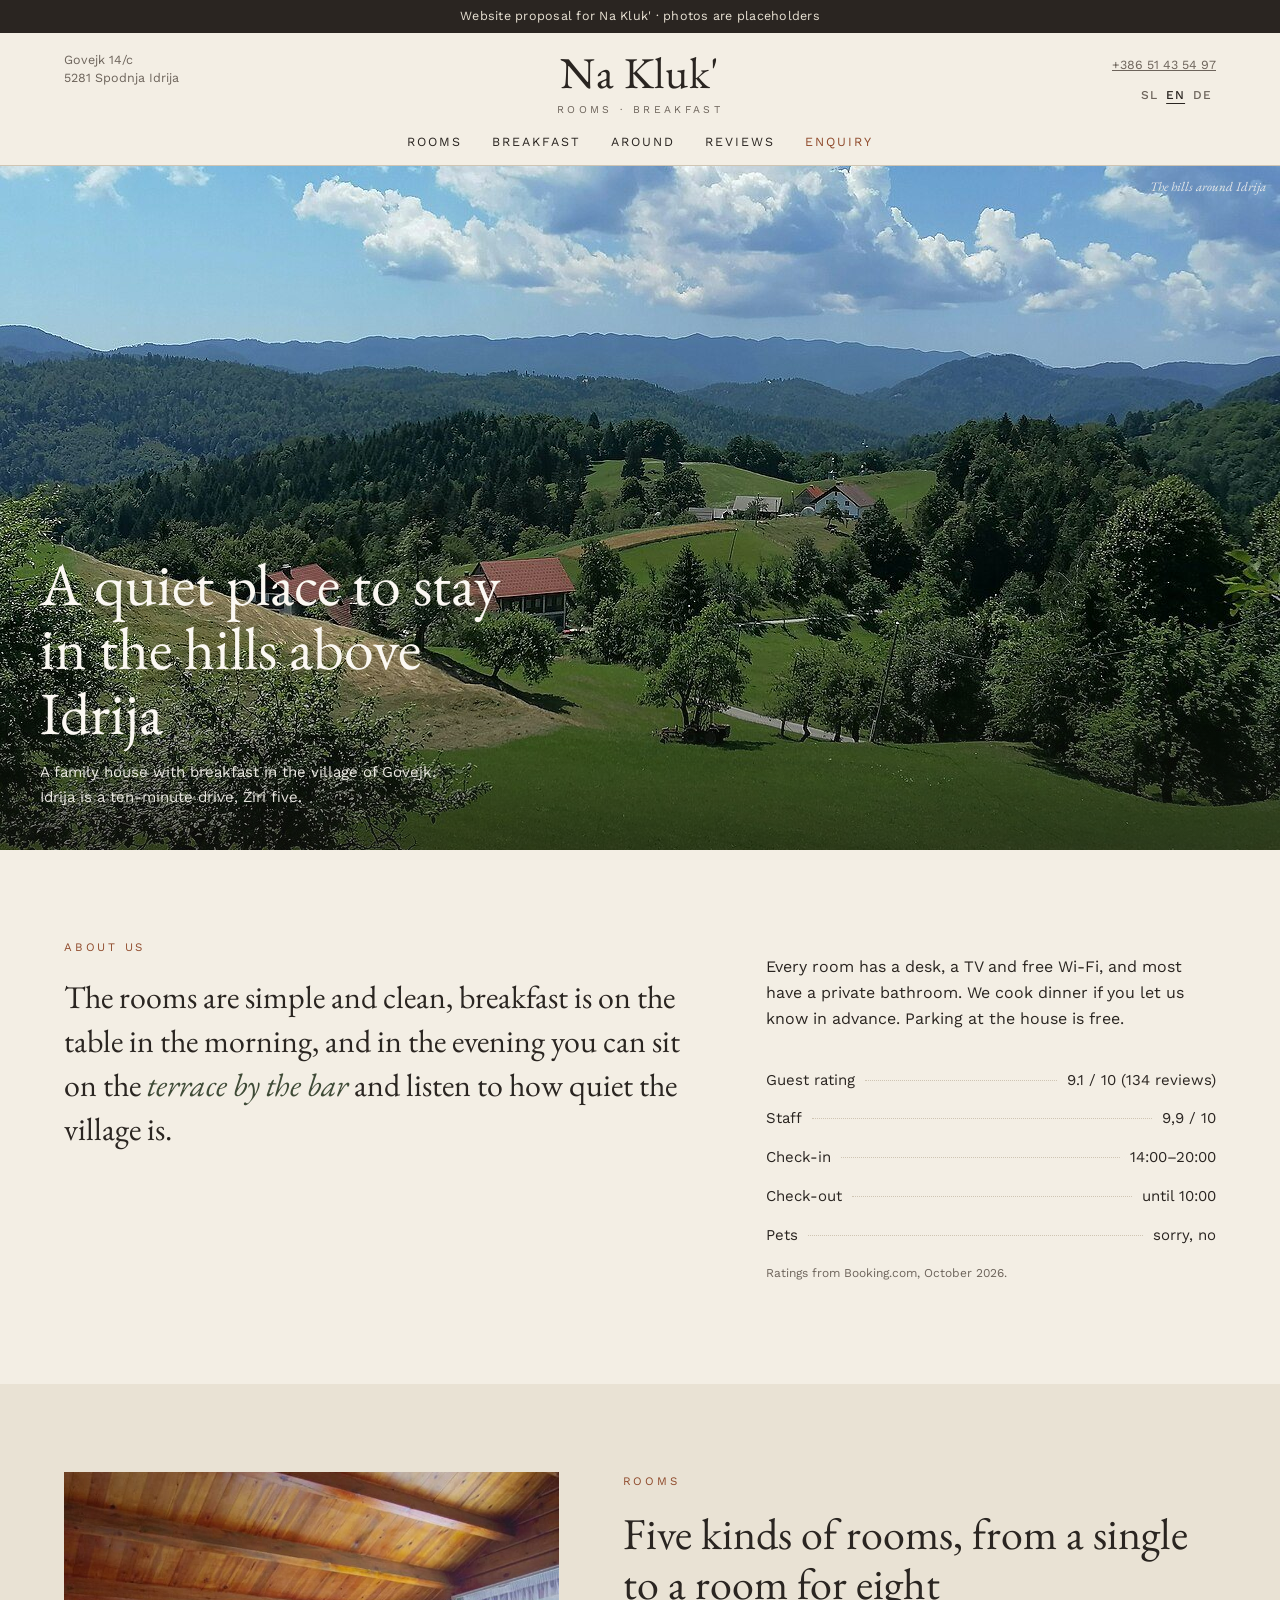
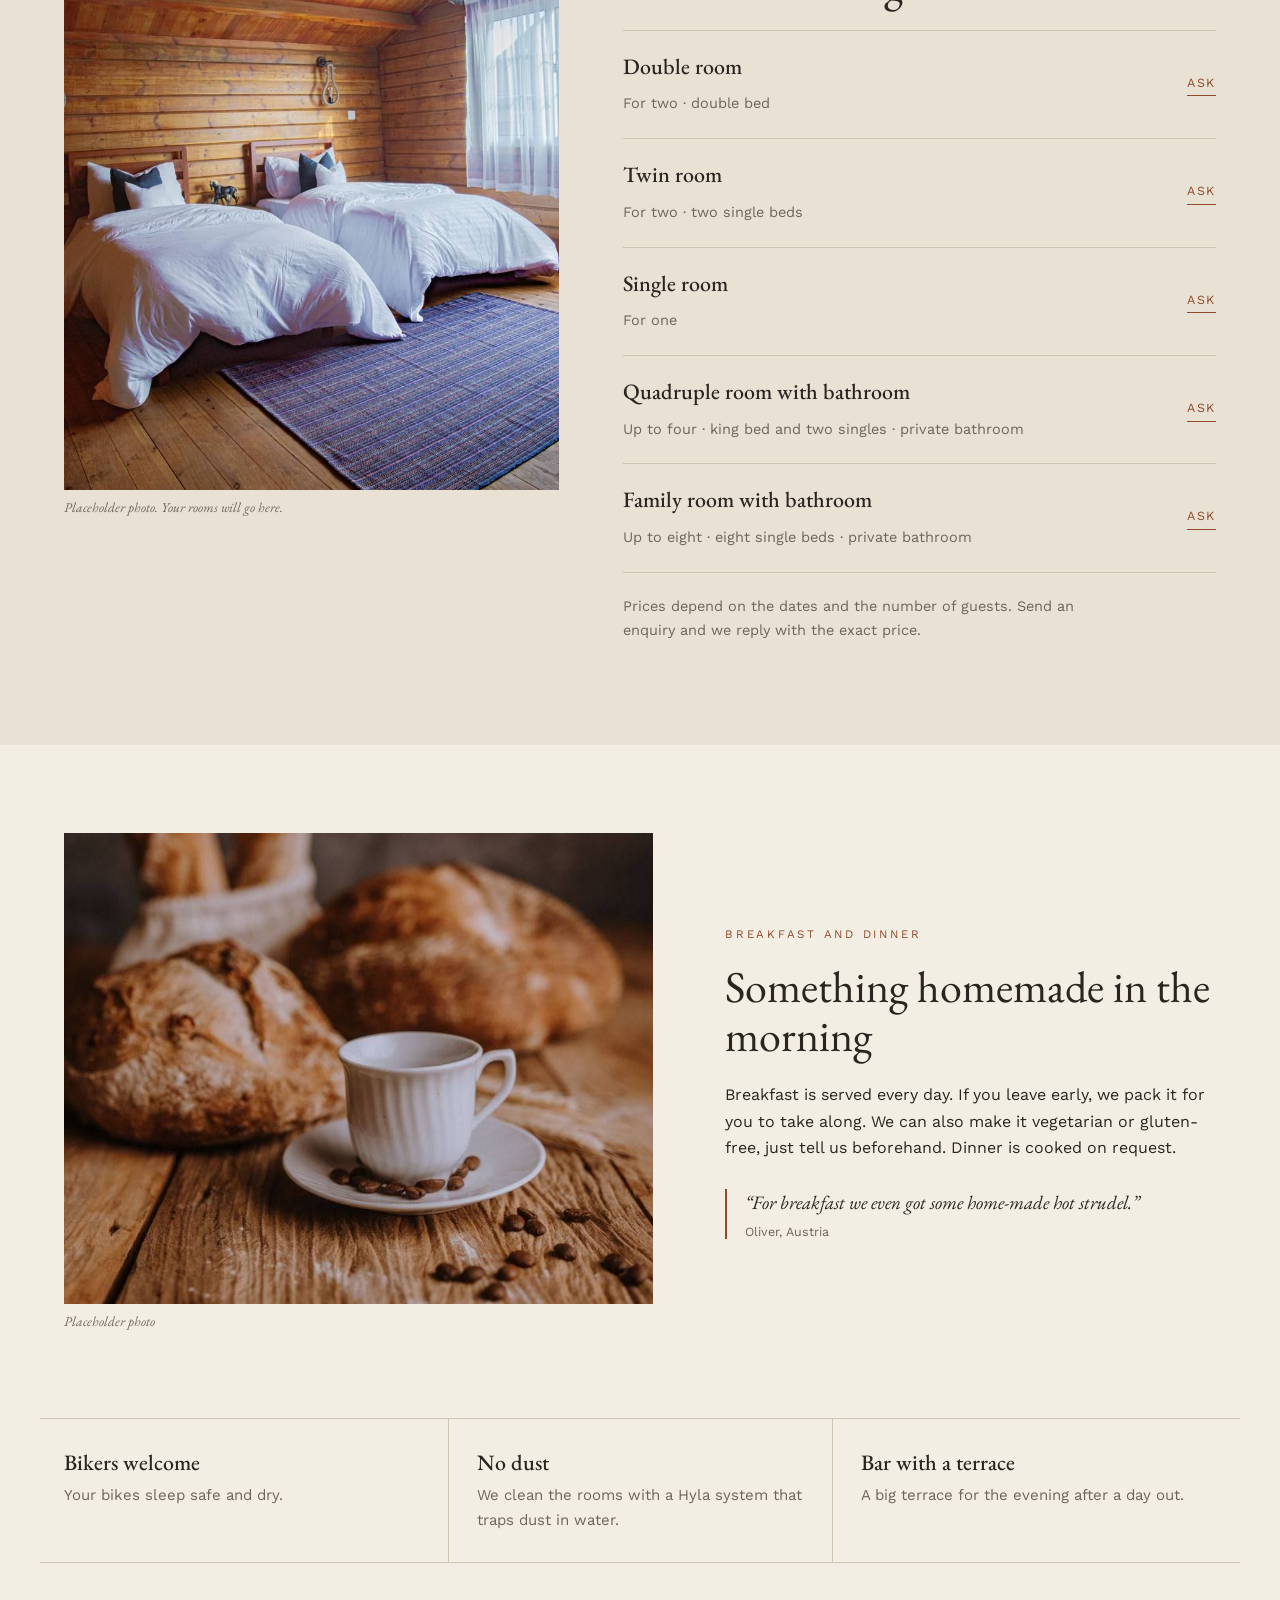
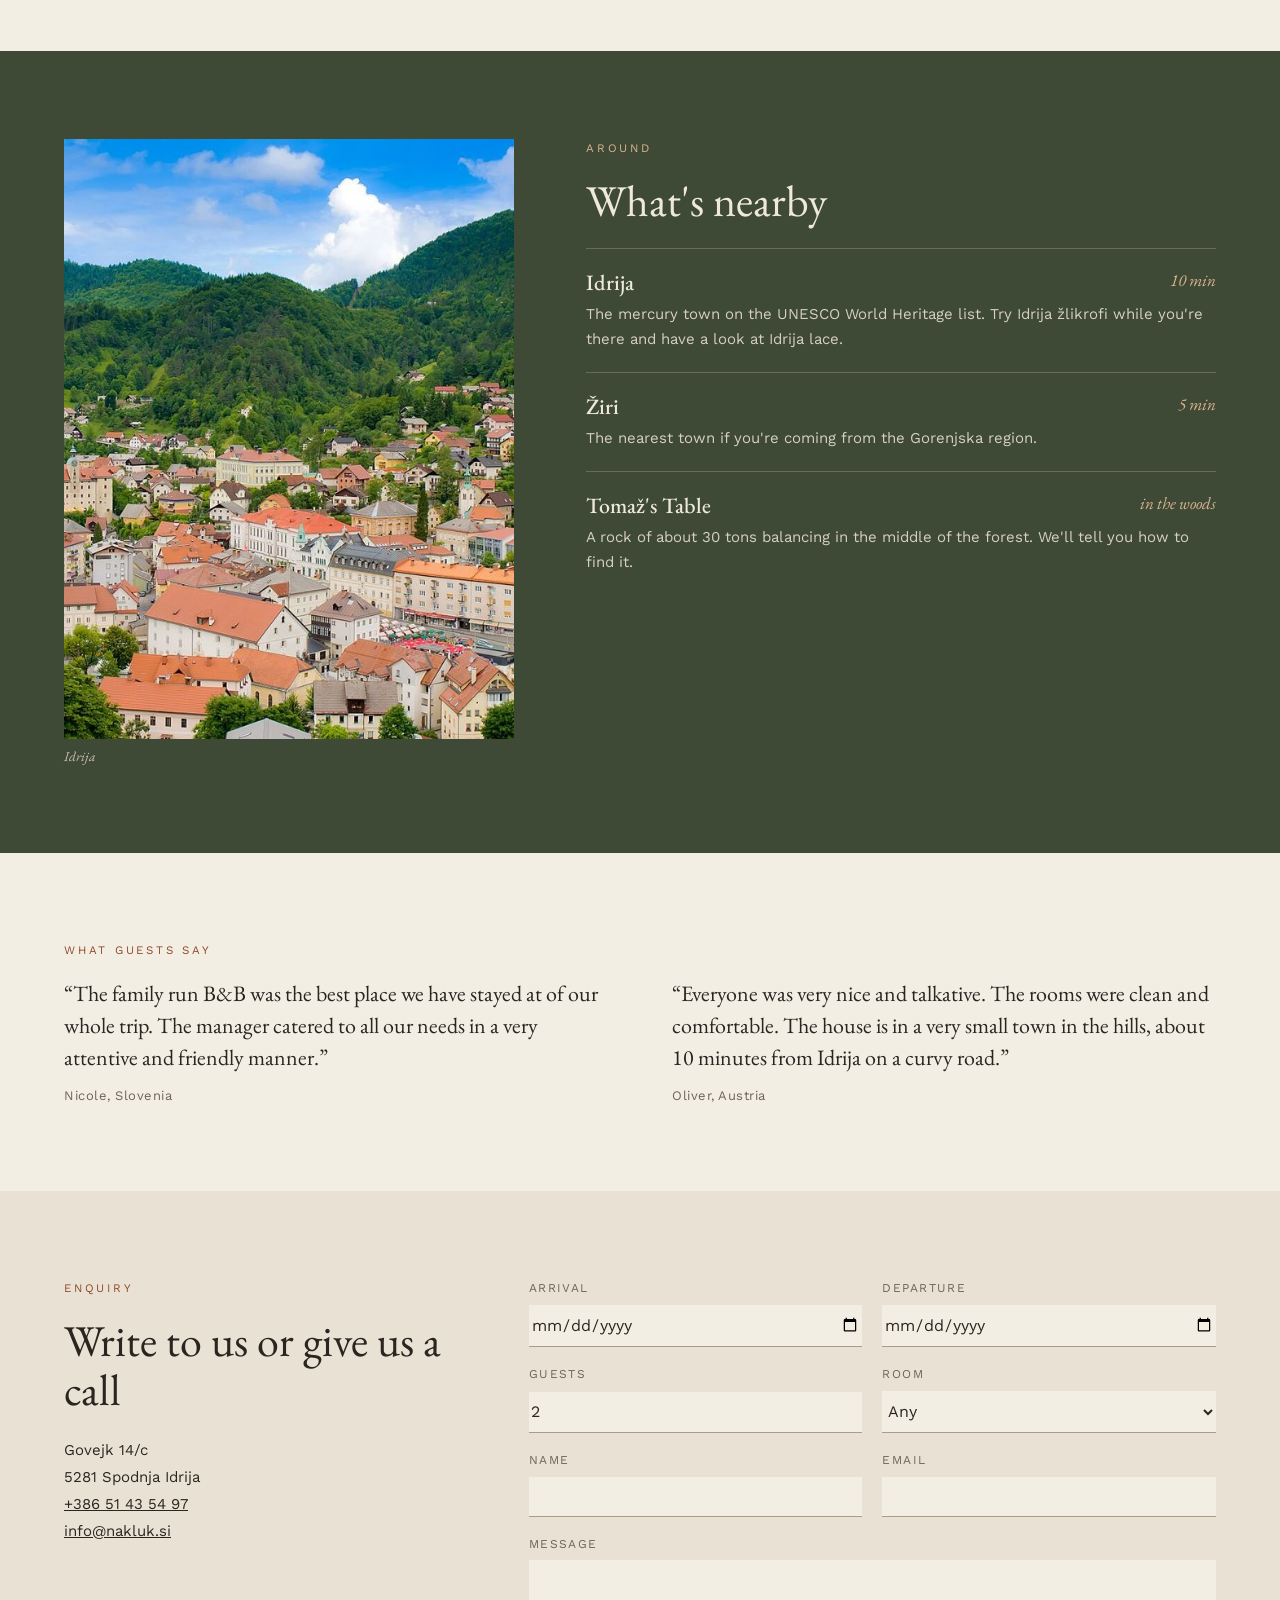
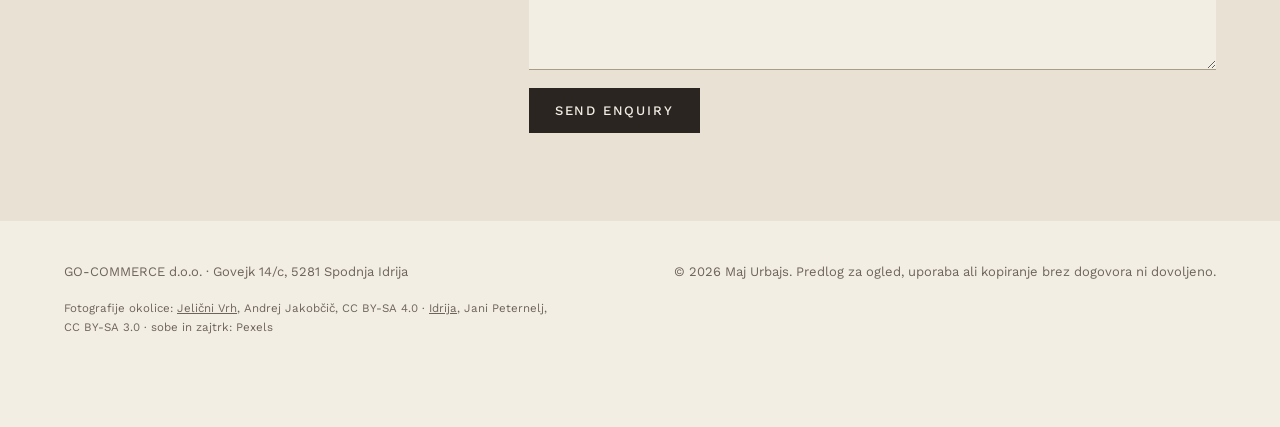
<file: p/nk-67854cb9/index.html>
<!doctype html>
<html lang="sl">
<head>
<meta charset="utf-8">
<meta name="viewport" content="width=device-width, initial-scale=1">
<title>Na Kluk' · prenočišča z zajtrkom, Govejk pri Idriji</title>
<meta name="description" content="Družinsko prenočišče z zajtrkom v vasi Govejk, 10 minut od Idrije in 5 minut od Žirov.">
<meta name="robots" content="noindex">
<link rel="preconnect" href="https://fonts.googleapis.com">
<link rel="preconnect" href="https://fonts.gstatic.com" crossorigin>
<link href="https://fonts.googleapis.com/css2?family=EB+Garamond:ital,wght@0,400;0,500;1,400&family=Work+Sans:wght@400;500&display=swap" rel="stylesheet">
<style>
:root{
  --papir:#f3eee4; --papir2:#e9e2d4; --crnilo:#2a2521; --sivo:#6d645b;
  --gozd:#3e4a36; --opeka:#8f4a2b; --crta:#cfc5b3;
  --serif:"EB Garamond",Garamond,Georgia,serif; --sans:"Work Sans",system-ui,sans-serif;
}
*{box-sizing:border-box}
html{scroll-behavior:smooth}
body{margin:0;background:var(--papir);color:var(--crnilo);font:16px/1.65 var(--sans);-webkit-font-smoothing:antialiased}
img{display:block;max-width:100%}
a{color:inherit}
.pas{background:var(--crnilo);color:#e9e2d4;font-size:12.5px;text-align:center;padding:6px 16px;letter-spacing:.02em}

/* glava */
header{border-bottom:1px solid var(--crta)}
.glava{max-width:1200px;margin:0 auto;padding:18px 24px 0;display:grid;grid-template-columns:1fr auto 1fr;align-items:start;gap:16px}
.glava small{font-size:12.5px;color:var(--sivo);line-height:1.5}
.znak{text-align:center;text-decoration:none}
.znak b{display:block;font:400 44px/1 var(--serif);letter-spacing:.01em}
.znak span{display:block;font-size:10.5px;letter-spacing:.32em;text-transform:uppercase;color:var(--sivo);margin-top:6px}
.desno{text-align:right}
.jezik{margin-top:4px}
.jezik button{background:none;border:0;font:500 12px var(--sans);letter-spacing:.08em;color:var(--sivo);cursor:pointer;padding:2px 4px}
.jezik button[aria-pressed=true]{color:var(--crnilo);text-decoration:underline;text-underline-offset:4px}
nav{max-width:1200px;margin:0 auto;padding:14px 24px 12px;display:flex;justify-content:center;gap:30px;font-size:12.5px;letter-spacing:.16em;text-transform:uppercase}
nav a{text-decoration:none}
nav a:hover{color:var(--opeka)}
nav .gumb{color:var(--opeka)}

/* uvodna slika */
.naslovna{position:relative;height:min(76vh,720px);min-height:420px;overflow:hidden;background:#59614d}
.naslovna img{width:100%;height:100%;object-fit:cover}
.naslovna .besedilo{position:absolute;left:0;right:0;bottom:0;padding:0 24px 40px;background:linear-gradient(to top,rgba(20,18,15,.55),rgba(20,18,15,0) 70%);color:#fbf8f2}
.naslovna .besedilo div{max-width:1200px;margin:0 auto}
.naslovna h1{font:400 clamp(34px,5vw,60px)/1.08 var(--serif);margin:0 0 14px;max-width:16ch}
.naslovna p{margin:0;font-size:15px;max-width:46ch;opacity:.92}
.podpis{position:absolute;right:14px;top:12px;font:italic 13px var(--serif);color:#fbf8f2;opacity:.85}

/* splošno */
.ovoj{max-width:1200px;margin:0 auto;padding:0 24px}
section{padding:88px 0}
.oznaka{font-size:11.5px;letter-spacing:.24em;text-transform:uppercase;color:var(--opeka);margin:0 0 18px}
h2{font:400 clamp(30px,3.6vw,44px)/1.12 var(--serif);margin:0 0 22px}
h3{font:500 22px/1.25 var(--serif);margin:0 0 6px}

/* uvod */
.uvod{display:grid;grid-template-columns:7fr 5fr;gap:72px;align-items:start}
.uvod .velik{font:400 clamp(24px,2.6vw,32px)/1.38 var(--serif);margin:0}
.uvod .velik em{color:var(--gozd)}
.seznam{list-style:none;margin:28px 0 0;padding:0;font-size:15px}
.seznam li{display:flex;gap:10px;align-items:baseline;padding:7px 0}
.seznam li span:nth-child(2){flex:1;border-bottom:1px dotted var(--crta);transform:translateY(-4px)}
.seznam li span:last-child{text-align:right}
.vir{font-size:12px;color:var(--sivo);margin-top:10px}

/* sobe */
.sobe{background:var(--papir2)}
.sobe-mreza{display:grid;grid-template-columns:5fr 6fr;gap:64px;align-items:start}
.sobe-slika{position:sticky;top:24px}
.sobe-slika img{aspect-ratio:4/5;object-fit:cover;width:100%}
.sobe-slika figcaption,.slika figcaption{font:italic 13.5px var(--serif);color:var(--sivo);margin-top:8px}
.soba{border-top:1px solid var(--crta);padding:22px 0;display:grid;grid-template-columns:1fr auto;gap:6px 24px}
.soba:last-of-type{border-bottom:1px solid var(--crta)}
.soba p{margin:0;color:var(--sivo);font-size:14.5px;grid-column:1}
.soba a{grid-row:1/3;grid-column:2;align-self:center;font-size:12.5px;letter-spacing:.14em;text-transform:uppercase;color:var(--opeka);text-decoration:none;border-bottom:1px solid currentColor;padding-bottom:2px}
.opomba{font-size:14.5px;margin-top:22px;color:var(--sivo);max-width:52ch}

/* zajtrk */
.zajtrk{display:grid;grid-template-columns:6fr 5fr;gap:72px;align-items:center}
.zajtrk .slika img{aspect-ratio:5/4;object-fit:cover;width:100%}
.zajtrk blockquote{margin:28px 0 0;padding-left:18px;border-left:2px solid var(--opeka);font:italic 19px/1.5 var(--serif)}
.zajtrk blockquote cite{display:block;font:normal 12.5px var(--sans);color:var(--sivo);margin-top:6px}

/* drobne stvari */
.drobno{display:grid;grid-template-columns:repeat(3,1fr);gap:0;border-top:1px solid var(--crta);border-bottom:1px solid var(--crta)}
.drobno div{padding:30px 28px 30px 0}
.drobno div+div{padding-left:28px;border-left:1px solid var(--crta)}
.drobno p{margin:0;font-size:15px;color:var(--sivo)}
.drobno-section{padding:0 0 88px}

/* okolica */
.okolica{background:var(--gozd);color:#efe9dc}
.okolica .oznaka{color:#d9b48f}
.okolica-mreza{display:grid;grid-template-columns:5fr 7fr;gap:72px;align-items:start}
.okolica .slika img{aspect-ratio:3/4;object-fit:cover;width:100%}
.okolica .slika figcaption{color:#c9c2b2}
.kraj{padding:20px 0;border-top:1px solid rgba(239,233,220,.22)}
.kraj p{margin:0;color:#d7d0c1;font-size:15px}
.kraj .cas{float:right;font:italic 17px var(--serif);color:#d9b48f}

/* mnenja */
.mnenja{display:grid;grid-template-columns:1fr 1fr;gap:64px}
.mnenja blockquote{margin:0;font:400 22px/1.45 var(--serif)}
.mnenja cite{display:block;font:normal 13px var(--sans);color:var(--sivo);margin-top:14px;letter-spacing:.04em}

/* povpraševanje */
.kontakt{background:var(--papir2)}
.kontakt-mreza{display:grid;grid-template-columns:4fr 7fr;gap:72px}
.kontakt address{font-style:normal;font-size:15px;line-height:1.8;margin-top:8px}
form{display:grid;grid-template-columns:1fr 1fr;gap:18px 20px}
label{font-size:12px;letter-spacing:.12em;text-transform:uppercase;color:var(--sivo);display:grid;gap:6px}
input,select,textarea{font:16px var(--sans);color:var(--crnilo);background:var(--papir);border:0;border-bottom:1px solid #a99d88;padding:10px 2px;border-radius:0;width:100%}
textarea{min-height:110px;resize:vertical}
input:focus,select:focus,textarea:focus{outline:none;border-bottom-color:var(--opeka)}
.cela{grid-column:1/-1}
form button{justify-self:start;background:var(--crnilo);color:var(--papir);border:0;font:500 13px var(--sans);letter-spacing:.14em;text-transform:uppercase;padding:15px 26px;cursor:pointer}
form button:hover{background:var(--opeka)}
.sporocilo{grid-column:1/-1;font-size:14.5px;background:var(--papir);padding:14px 16px;border-left:2px solid var(--gozd);display:none}

footer{padding:40px 0 90px;font-size:13px;color:var(--sivo)}
footer .ovoj{display:flex;flex-wrap:wrap;justify-content:space-between;gap:16px}
.zasluge{font-size:11.5px;max-width:70ch}
.mobilni{display:none}

@media (max-width:860px){
  .glava{grid-template-columns:1fr auto;padding-top:14px}
  .glava>small{display:none}
  .znak{text-align:left}
  .znak b{font-size:34px}
  .desno small{display:none}
  nav{display:none}
  section{padding:60px 0}
  .uvod,.sobe-mreza,.zajtrk,.okolica-mreza,.mnenja,.kontakt-mreza{grid-template-columns:1fr;gap:36px}
  .sobe-slika{position:static}
  .sobe-slika img{aspect-ratio:4/3}
  .okolica .slika img{aspect-ratio:4/3}
  .drobno{grid-template-columns:1fr}
  .drobno div,.drobno div+div{padding:22px 0;border-left:0}
  .drobno div+div{border-top:1px solid var(--crta)}
  .drobno-section{padding:0 0 60px}
  form{grid-template-columns:1fr}
  .naslovna{height:68vh;min-height:380px}
  .mobilni{display:block;position:fixed;left:0;right:0;bottom:0;background:var(--crnilo);color:var(--papir);text-align:center;padding:14px;font:500 13px var(--sans);letter-spacing:.14em;text-transform:uppercase;text-decoration:none;z-index:5}
}
</style>
</head>
<body>
<div class="pas" data-t="pas">Predlog strani za Na Kluk' · fotografije so ponazoritev</div>

<header>
  <div class="glava">
    <small>Govejk 14/c<br>5281 Spodnja Idrija</small>
    <a class="znak" href="#"><b>Na Kluk'</b><span data-t="znak">prenočišča · zajtrk</span></a>
    <div class="desno">
      <small><a href="tel:+38651435497">+386 51 43 54 97</a></small>
      <div class="jezik" role="group" aria-label="Jezik">
        <button data-l="sl" aria-pressed="true">SL</button><button data-l="en" aria-pressed="false">EN</button><button data-l="de" aria-pressed="false">DE</button>
      </div>
    </div>
  </div>
  <nav>
    <a href="#sobe" data-t="n1">Sobe</a>
    <a href="#zajtrk" data-t="n2">Zajtrk</a>
    <a href="#okolica" data-t="n3">Okolica</a>
    <a href="#mnenja" data-t="n4">Mnenja</a>
    <a href="#kontakt" class="gumb" data-t="n5">Povpraševanje</a>
  </nav>
</header>

<div class="naslovna">
  <img src="slike/naslovna.jpg" alt="" data-ta="naslovnaAlt">
  <span class="podpis" data-t="naslovnaPodpis">Hribi okoli Idrije</span>
  <div class="besedilo"><div>
    <h1 data-t="h1">Mirno prenočišče v hribih nad Idrijo</h1>
    <p data-t="h1p">Družinska hiša z zajtrkom v vasi Govejk. Do Idrije je deset minut vožnje, do Žirov pet.</p>
  </div></div>
</div>

<section>
  <div class="ovoj uvod">
    <div>
      <p class="oznaka" data-t="u0">Pri nas</p>
      <p class="velik" data-t="u1">Sobe so preproste in čiste, zjutraj je na mizi zajtrk, zvečer pa se lahko usedete na <em>teraso pri baru</em> in poslušate, kako je v vasi tiho.</p>
    </div>
    <div>
      <p data-t="u2">Vse sobe imajo mizo, TV in brezplačen Wi-Fi, večina tudi lastno kopalnico. Večerjo skuhamo, če nam to sporočite vnaprej. Parkirišče pri hiši je brezplačno.</p>
      <ul class="seznam">
        <li><span data-t="s1">Ocena gostov</span><span></span><span data-t="s1v">9,1 / 10 (134 mnenj)</span></li>
        <li><span data-t="s2">Prijaznost osebja</span><span></span><span>9,9 / 10</span></li>
        <li><span data-t="s3">Prijava</span><span></span><span>14:00–20:00</span></li>
        <li><span data-t="s4">Odjava</span><span></span><span data-t="s4v">do 10:00</span></li>
        <li><span data-t="s5">Hišni ljubljenčki</span><span></span><span data-t="s5v">žal ne</span></li>
      </ul>
      <p class="vir" data-t="vir">Ocene so z Bookinga, oktober 2026.</p>
    </div>
  </div>
</section>

<section class="sobe" id="sobe">
  <div class="ovoj sobe-mreza">
    <figure class="sobe-slika" style="margin:0">
      <img src="slike/soba.jpg" alt="" data-ta="sobaAlt">
      <figcaption data-t="sobaPodpis">Fotografija za ponazoritev. Tu bodo vaše sobe.</figcaption>
    </figure>
    <div>
      <p class="oznaka" data-t="so0">Sobe</p>
      <h2 data-t="so1">Pet vrst sob, od enoposteljne do sobe za osem</h2>
      <div class="soba"><h3 data-t="r1">Dvoposteljna soba</h3><p data-t="r1p">Za dva · zakonska postelja</p><a href="#kontakt" data-soba="1" data-t="vpr">Povprašaj</a></div>
      <div class="soba"><h3 data-t="r2">Dvoposteljna soba z ločenima posteljama</h3><p data-t="r2p">Za dva · dve enojni postelji</p><a href="#kontakt" data-soba="2" data-t="vpr">Povprašaj</a></div>
      <div class="soba"><h3 data-t="r3">Enoposteljna soba</h3><p data-t="r3p">Za enega</p><a href="#kontakt" data-soba="3" data-t="vpr">Povprašaj</a></div>
      <div class="soba"><h3 data-t="r4">Štiriposteljna soba s kopalnico</h3><p data-t="r4p">Do štiri osebe · velika zakonska in dve enojni postelji · lastna kopalnica</p><a href="#kontakt" data-soba="4" data-t="vpr">Povprašaj</a></div>
      <div class="soba"><h3 data-t="r5">Družinska soba s kopalnico</h3><p data-t="r5p">Do osem oseb · osem enojnih postelj · lastna kopalnica</p><a href="#kontakt" data-soba="5" data-t="vpr">Povprašaj</a></div>
      <p class="opomba" data-t="so2">Cene so odvisne od termina in števila gostov. Pošljite povpraševanje in odgovorimo s točno ceno.</p>
    </div>
  </div>
</section>

<section id="zajtrk">
  <div class="ovoj zajtrk">
    <figure class="slika" style="margin:0">
      <img src="slike/zajtrk.jpg" alt="" data-ta="zajtrkAlt">
      <figcaption data-t="zajtrkPodpis">Fotografija za ponazoritev</figcaption>
    </figure>
    <div>
      <p class="oznaka" data-t="z0">Zajtrk in večerja</p>
      <h2 data-t="z1">Zjutraj nekaj domačega</h2>
      <p data-t="z2">Zajtrk je vsak dan. Če greste zgodaj na pot, vam ga pripravimo za s seboj. Pripravimo tudi vegetarijanskega ali brez glutena, samo povejte prej. Večerjo skuhamo po dogovoru.</p>
      <blockquote><span data-t="z3">»Za zajtrk smo dobili celo domač topel zavitek.«</span><cite data-t="z3c">Oliver, Avstrija</cite></blockquote>
    </div>
  </div>
</section>

<div class="drobno-section">
  <div class="ovoj drobno">
    <div><h3 data-t="d1">Motoristi dobrodošli</h3><p data-t="d1p">Motorji prespijo na varnem in suhem.</p></div>
    <div><h3 data-t="d2">Brez prahu</h3><p data-t="d2p">Sobe čistimo s sesalnikom Hyla, ki prah ujame v vodo.</p></div>
    <div><h3 data-t="d3">Bar s teraso</h3><p data-t="d3p">Velika terasa za večer po izletu.</p></div>
  </div>
</div>

<section class="okolica" id="okolica">
  <div class="ovoj okolica-mreza">
    <figure class="slika" style="margin:0">
      <img src="slike/idrija.jpg" alt="" data-ta="idrijaAlt">
      <figcaption data-t="idrijaPodpis">Idrija</figcaption>
    </figure>
    <div>
      <p class="oznaka" data-t="o0">Okolica</p>
      <h2 data-t="o1">Kaj je blizu</h2>
      <div class="kraj"><span class="cas" data-t="o2c">10 min</span><h3>Idrija</h3><p data-t="o2">Mesto živega srebra na Unescovem seznamu svetovne dediščine. Ob obisku poskusite idrijske žlikrofe in poglejte idrijsko čipko.</p></div>
      <div class="kraj"><span class="cas" data-t="o3c">5 min</span><h3>Žiri</h3><p data-t="o3">Najbližji kraj, če prihajate z Gorenjske.</p></div>
      <div class="kraj"><span class="cas" data-t="o4c">v gozdu</span><h3 data-t="o4h">Tomaževa miza</h3><p data-t="o4">Skala, težka okoli 30 ton, ki se drži v ravnotežju sredi gozda. Povemo vam, kako pridete do nje.</p></div>
    </div>
  </div>
</section>

<section id="mnenja">
  <div class="ovoj">
    <p class="oznaka" data-t="m0">Gostje o nas</p>
    <div class="mnenja">
      <blockquote><span data-t="m1">»Družinsko vodeno prenočišče je bilo najboljše na vsem našem potovanju. Za vse naše želje so poskrbeli zelo pozorno in prijazno.«</span><cite data-t="m1c">Nicole, Slovenija</cite></blockquote>
      <blockquote><span data-t="m2">»Vsi so bili zelo prijazni in zgovorni. Sobe so bile čiste in udobne. Hiša stoji v majhni vasi v hribih, do Idrije je okoli deset minut po ovinkasti cesti.«</span><cite data-t="m2c">Oliver, Avstrija</cite></blockquote>
    </div>
  </div>
</section>

<section class="kontakt" id="kontakt">
  <div class="ovoj kontakt-mreza">
    <div>
      <p class="oznaka" data-t="k0">Povpraševanje</p>
      <h2 data-t="k1">Pišite nam ali pokličite</h2>
      <address>
        Govejk 14/c<br>5281 Spodnja Idrija<br>
        <a href="tel:+38651435497">+386 51 43 54 97</a><br>
        <a href="mailto:info@nakluk.si">info@nakluk.si</a>
      </address>
    </div>
    <form id="obrazec" novalidate>
      <label><span data-t="f1">Prihod</span><input type="date" name="prihod"></label>
      <label><span data-t="f2">Odhod</span><input type="date" name="odhod"></label>
      <label><span data-t="f3">Število oseb</span><input type="number" name="osebe" min="1" max="20" value="2"></label>
      <label><span data-t="f4">Soba</span>
        <select name="soba" id="izbira">
          <option value="0" data-t="f4a">Vseeno</option>
          <option value="1" data-t="r1">Dvoposteljna soba</option>
          <option value="2" data-t="r2">Dvoposteljna soba z ločenima posteljama</option>
          <option value="3" data-t="r3">Enoposteljna soba</option>
          <option value="4" data-t="r4">Štiriposteljna soba s kopalnico</option>
          <option value="5" data-t="r5">Družinska soba s kopalnico</option>
        </select></label>
      <label><span data-t="f5">Ime</span><input name="ime" autocomplete="name"></label>
      <label><span data-t="f6">E-pošta</span><input type="email" name="email" autocomplete="email"></label>
      <label class="cela"><span data-t="f7">Sporočilo</span><textarea name="sporocilo"></textarea></label>
      <button type="submit" data-t="f8">Pošlji povpraševanje</button>
      <p class="sporocilo" id="odziv" data-t="f9">To je samo predlog strani, zato se povpraševanje zdaj ne pošlje. Na pravi strani pride naravnost na info@nakluk.si.</p>
    </form>
  </div>
</section>

<footer>
  <div class="ovoj">
    <span>GO-COMMERCE d.o.o. · Govejk 14/c, 5281 Spodnja Idrija</span>
    <span>© 2026 Maj Urbajs. Predlog za ogled, uporaba ali kopiranje brez dogovora ni dovoljeno.</span>
    <span class="zasluge" id="zasluge"></span>
  </div>
</footer>

<a class="mobilni" href="#kontakt" data-t="n5">Povpraševanje</a>

<script>
const ZASLUGE="Fotografije okolice: <a href=\"https://commons.wikimedia.org/wiki/File:Jeli%C4%8Dni_Vrh,_Idrija.jpg\">Jelični Vrh</a>, Andrej Jakobčič, CC BY-SA 4.0 · <a href=\"https://commons.wikimedia.org/wiki/File:Idrija-pogled.jpg\">Idrija</a>, Jani Peternelj, CC BY-SA 3.0 · sobe in zajtrk: Pexels";
const T={
en:{pas:"Website proposal for Na Kluk' · photos are placeholders",znak:"rooms · breakfast",n1:"Rooms",n2:"Breakfast",n3:"Around",n4:"Reviews",n5:"Enquiry",
naslovnaPodpis:"The hills around Idrija",h1:"A quiet place to stay in the hills above Idrija",h1p:"A family house with breakfast in the village of Govejk. Idrija is a ten-minute drive, Žiri five.",
u0:"About us",u1:"The rooms are simple and clean, breakfast is on the table in the morning, and in the evening you can sit on the <em>terrace by the bar</em> and listen to how quiet the village is.",
u2:"Every room has a desk, a TV and free Wi-Fi, and most have a private bathroom. We cook dinner if you let us know in advance. Parking at the house is free.",
s1:"Guest rating",s1v:"9.1 / 10 (134 reviews)",s2:"Staff",s3:"Check-in",s4:"Check-out",s4v:"until 10:00",s5:"Pets",s5v:"sorry, no",vir:"Ratings from Booking.com, October 2026.",
sobaPodpis:"Placeholder photo. Your rooms will go here.",so0:"Rooms",so1:"Five kinds of rooms, from a single to a room for eight",
r1:"Double room",r1p:"For two · double bed",r2:"Twin room",r2p:"For two · two single beds",r3:"Single room",r3p:"For one",r4:"Quadruple room with bathroom",r4p:"Up to four · king bed and two singles · private bathroom",r5:"Family room with bathroom",r5p:"Up to eight · eight single beds · private bathroom",vpr:"Ask",
so2:"Prices depend on the dates and the number of guests. Send an enquiry and we reply with the exact price.",
zajtrkPodpis:"Placeholder photo",z0:"Breakfast and dinner",z1:"Something homemade in the morning",z2:"Breakfast is served every day. If you leave early, we pack it for you to take along. We can also make it vegetarian or gluten-free, just tell us beforehand. Dinner is cooked on request.",
z3:"“For breakfast we even got some home-made hot strudel.”",z3c:"Oliver, Austria",
d1:"Bikers welcome",d1p:"Your bikes sleep safe and dry.",d2:"No dust",d2p:"We clean the rooms with a Hyla system that traps dust in water.",d3:"Bar with a terrace",d3p:"A big terrace for the evening after a day out.",
idrijaPodpis:"Idrija",o0:"Around",o1:"What's nearby",o2c:"10 min",o2:"The mercury town on the UNESCO World Heritage list. Try Idrija žlikrofi while you're there and have a look at Idrija lace.",
o3c:"5 min",o3:"The nearest town if you're coming from the Gorenjska region.",o4c:"in the woods",o4h:"Tomaž's Table",o4:"A rock of about 30 tons balancing in the middle of the forest. We'll tell you how to find it.",
m0:"What guests say",m1:"“The family run B&B was the best place we have stayed at of our whole trip. The manager catered to all our needs in a very attentive and friendly manner.”",m1c:"Nicole, Slovenia",
m2:"“Everyone was very nice and talkative. The rooms were clean and comfortable. The house is in a very small town in the hills, about 10 minutes from Idrija on a curvy road.”",m2c:"Oliver, Austria",
k0:"Enquiry",k1:"Write to us or give us a call",f1:"Arrival",f2:"Departure",f3:"Guests",f4:"Room",f4a:"Any",f5:"Name",f6:"Email",f7:"Message",f8:"Send enquiry",
f9:"This is only a website proposal, so the enquiry isn't sent now. On the real site it goes straight to info@nakluk.si.",
naslovnaAlt:"Green hills near Idrija",sobaAlt:"A guest room (placeholder)",zajtrkAlt:"Breakfast (placeholder)",idrijaAlt:"Idrija"},
de:{pas:"Website-Vorschlag für Na Kluk' · Fotos sind Beispielbilder",znak:"Zimmer · Frühstück",n1:"Zimmer",n2:"Frühstück",n3:"Umgebung",n4:"Bewertungen",n5:"Anfrage",
naslovnaPodpis:"Die Hügel rund um Idrija",h1:"Eine ruhige Unterkunft in den Hügeln über Idrija",h1p:"Ein Familienhaus mit Frühstück im Dorf Govejk. Nach Idrija sind es zehn Autominuten, nach Žiri fünf.",
u0:"Bei uns",u1:"Die Zimmer sind einfach und sauber, morgens steht das Frühstück auf dem Tisch, und abends sitzen Sie auf der <em>Terrasse an der Bar</em> und hören, wie still das Dorf ist.",
u2:"Alle Zimmer haben Schreibtisch, TV und kostenloses WLAN, die meisten auch ein eigenes Bad. Abendessen kochen wir, wenn Sie uns vorher Bescheid geben. Parken am Haus ist kostenlos.",
s1:"Gästebewertung",s1v:"9,1 / 10 (134 Bewertungen)",s2:"Personal",s3:"Anreise",s4:"Abreise",s4v:"bis 10:00",s5:"Haustiere",s5v:"leider nicht",vir:"Bewertungen von Booking.com, Oktober 2026.",
sobaPodpis:"Beispielfoto. Hier kommen Ihre Zimmer hin.",so0:"Zimmer",so1:"Fünf Zimmerarten, vom Einzelzimmer bis zum Zimmer für acht",
r1:"Doppelzimmer",r1p:"Für zwei · Doppelbett",r2:"Zweibettzimmer",r2p:"Für zwei · zwei Einzelbetten",r3:"Einzelzimmer",r3p:"Für eine Person",r4:"Vierbettzimmer mit Bad",r4p:"Bis zu vier · Kingsize-Bett und zwei Einzelbetten · eigenes Bad",r5:"Familienzimmer mit Bad",r5p:"Bis zu acht · acht Einzelbetten · eigenes Bad",vpr:"Anfragen",
so2:"Die Preise hängen vom Termin und der Zahl der Gäste ab. Schicken Sie eine Anfrage, wir antworten mit dem genauen Preis.",
zajtrkPodpis:"Beispielfoto",z0:"Frühstück und Abendessen",z1:"Morgens etwas Hausgemachtes",z2:"Frühstück gibt es jeden Tag. Wenn Sie früh losfahren, packen wir es Ihnen zum Mitnehmen ein. Auch vegetarisch oder glutenfrei, sagen Sie es uns einfach vorher. Abendessen kochen wir auf Wunsch.",
z3:"„Zum Frühstück gab es sogar warmen hausgemachten Strudel.“",z3c:"Oliver, Österreich",
d1:"Motorradfahrer willkommen",d1p:"Ihre Maschinen stehen sicher und trocken.",d2:"Kein Staub",d2p:"Wir reinigen die Zimmer mit einem Hyla-System, das den Staub im Wasser bindet.",d3:"Bar mit Terrasse",d3p:"Eine große Terrasse für den Abend nach dem Ausflug.",
idrijaPodpis:"Idrija",o0:"Umgebung",o1:"Was in der Nähe ist",o2c:"10 Min.",o2:"Die Quecksilberstadt auf der UNESCO-Welterbeliste. Probieren Sie Idrijski žlikrofi und schauen Sie sich die Idrija-Klöppelspitze an.",
o3c:"5 Min.",o3:"Der nächste Ort, wenn Sie aus Gorenjska (Oberkrain) kommen.",o4c:"im Wald",o4h:"Tomaž-Tisch",o4:"Ein etwa 30 Tonnen schwerer Felsen, der mitten im Wald im Gleichgewicht steht. Wir erklären Ihnen den Weg.",
m0:"Das sagen Gäste",m1:"„Die familiengeführte Pension war die beste Unterkunft unserer ganzen Reise. Man hat sich sehr aufmerksam und freundlich um alle unsere Wünsche gekümmert.“",m1c:"Nicole, Slowenien",
m2:"„Alle waren sehr nett und gesprächig. Die Zimmer waren sauber und bequem. Das Haus liegt in einem kleinen Dorf in den Hügeln, etwa 10 Minuten von Idrija über eine kurvige Straße.“",m2c:"Oliver, Österreich",
k0:"Anfrage",k1:"Schreiben Sie uns oder rufen Sie an",f1:"Anreise",f2:"Abreise",f3:"Personen",f4:"Zimmer",f4a:"Egal",f5:"Name",f6:"E-Mail",f7:"Nachricht",f8:"Anfrage senden",
f9:"Das ist nur ein Website-Vorschlag, daher wird die Anfrage jetzt nicht gesendet. Auf der echten Seite geht sie direkt an info@nakluk.si.",
naslovnaAlt:"Grüne Hügel bei Idrija",sobaAlt:"Ein Gästezimmer (Beispielfoto)",zajtrkAlt:"Frühstück (Beispielfoto)",idrijaAlt:"Idrija"}
};
const SL={};document.querySelectorAll('[data-t]').forEach(e=>{SL[e.dataset.t]=e.innerHTML});
SL.naslovnaAlt="Zeleni hribi pri Idriji";SL.sobaAlt="Soba za goste (ponazoritev)";SL.zajtrkAlt="Zajtrk (ponazoritev)";SL.idrijaAlt="Idrija";T.sl=SL;
function jezik(l){const d=T[l];document.documentElement.lang=l;
  document.querySelectorAll('[data-t]').forEach(e=>{if(d[e.dataset.t]!=null)e.innerHTML=d[e.dataset.t]});
  document.querySelectorAll('[data-ta]').forEach(e=>{e.alt=d[e.dataset.ta]||''});
  document.querySelectorAll('.jezik button').forEach(b=>b.setAttribute('aria-pressed',b.dataset.l===l));
  try{localStorage.setItem('nk-jezik',l)}catch(e){}}
document.querySelectorAll('.jezik button').forEach(b=>b.onclick=()=>jezik(b.dataset.l));
let z='sl';try{z=localStorage.getItem('nk-jezik')||(navigator.language||'sl').slice(0,2)}catch(e){}
if(T[z]&&z!=='sl')jezik(z);
document.querySelectorAll('[data-soba]').forEach(a=>a.addEventListener('click',()=>{document.getElementById('izbira').value=a.dataset.soba}));
document.getElementById('obrazec').addEventListener('submit',e=>{e.preventDefault();document.getElementById('odziv').style.display='block'});
document.getElementById('zasluge').innerHTML=ZASLUGE;
</script>
</body>
</html>
</file>
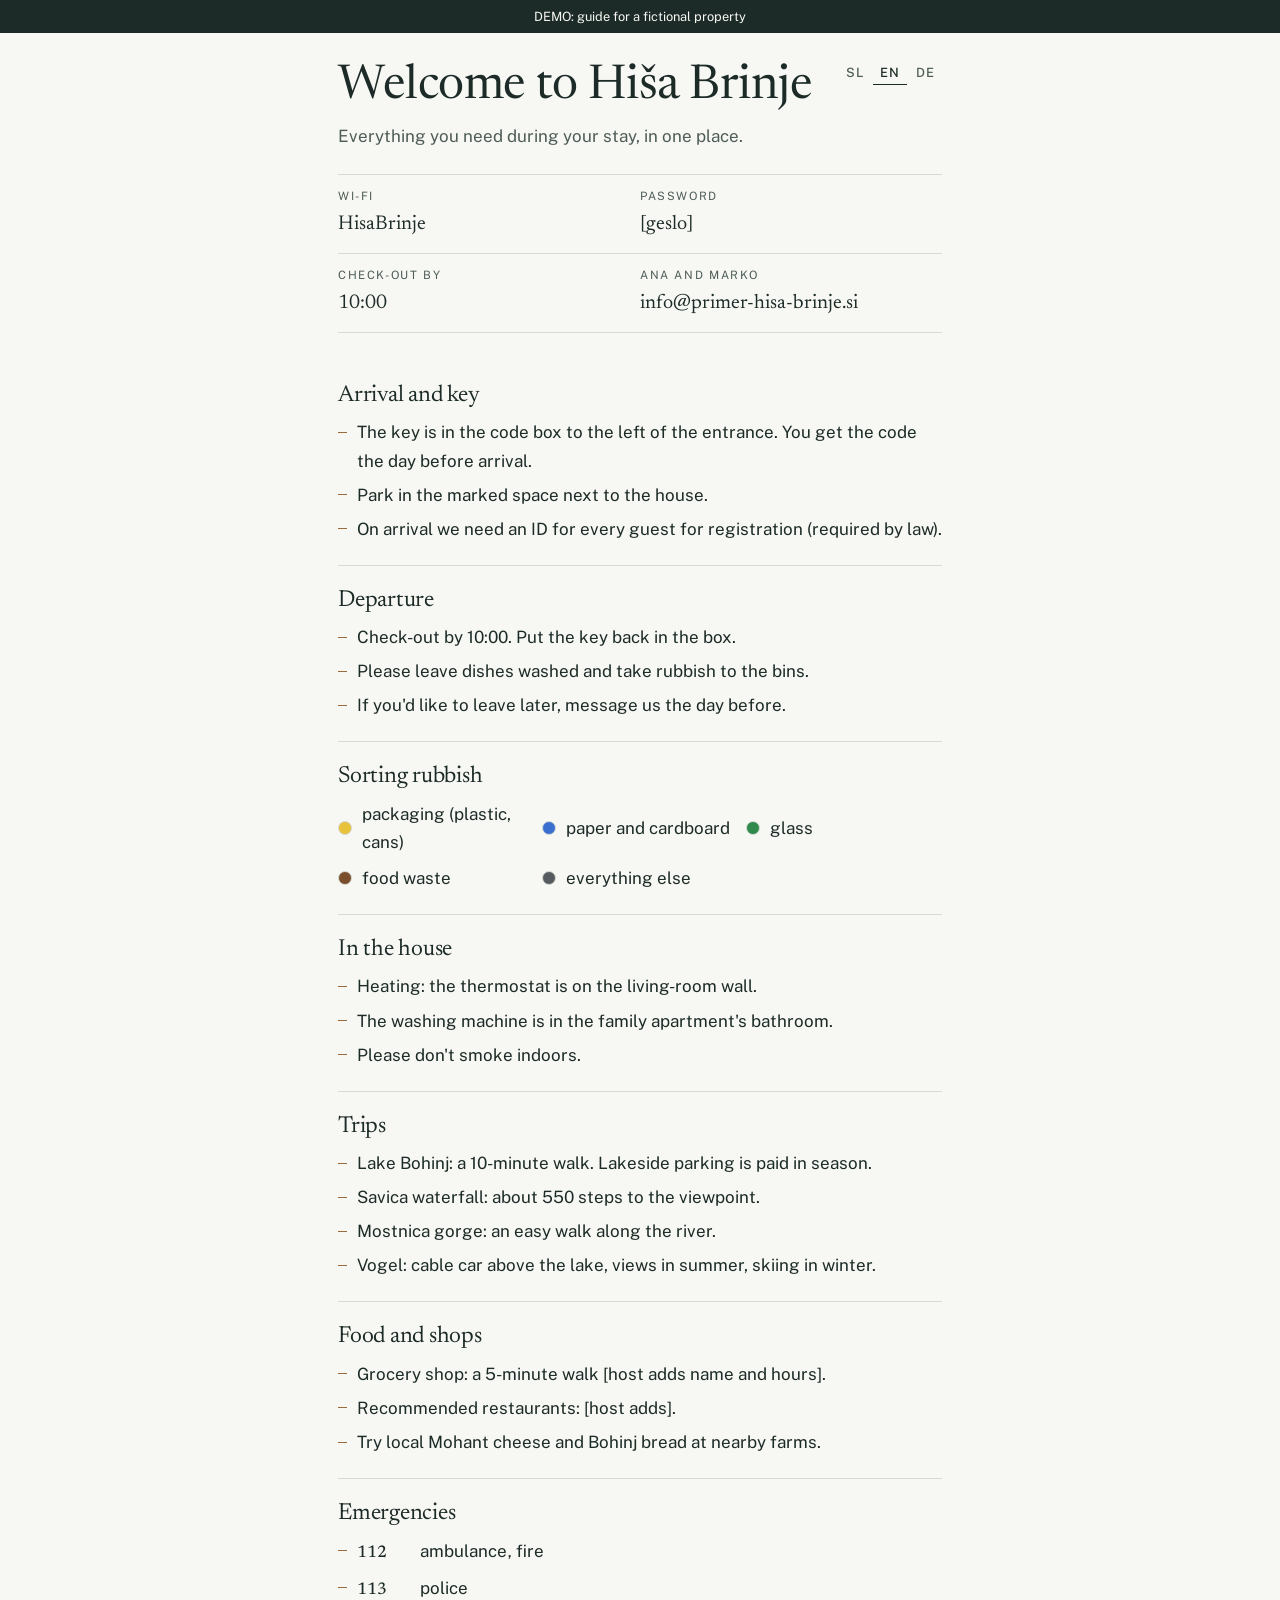
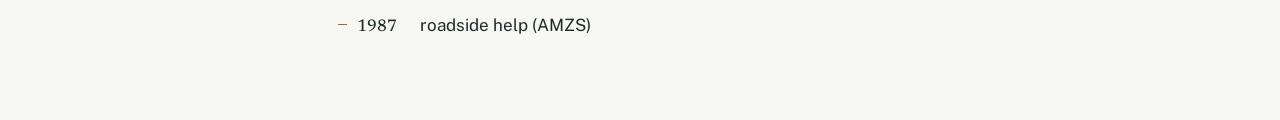
<file: vodic.html>
<!doctype html>
<html lang="sl">
<head>
<meta charset="utf-8">
<meta name="viewport" content="width=device-width, initial-scale=1, viewport-fit=cover">
<title>Vodič za goste Hiša Brinje</title>
<link rel="preconnect" href="https://fonts.googleapis.com">
<link rel="preconnect" href="https://fonts.gstatic.com" crossorigin>
<link rel="stylesheet" href="https://fonts.googleapis.com/css2?family=Newsreader:ital,opsz,wght@0,6..72,400;0,6..72,500;1,6..72,400&family=Public+Sans:wght@400;500;600&display=swap">
<style>
/* Layout: phone-first single column guide, opened from a QR code in the apartment; same look as index.html (paper, serif headings, moss accent) */
:root{
  --paper:#f7f7f3;--paper-2:#eceee7;--ink:#1c2b27;--ink-2:#4d5c57;--moss:#3f6b4f;--moss-ink:#ffffff;--wood:#9a6a3a;--rule:#d6dbd2;
  --display:"Newsreader","Iowan Old Style",Palatino,Georgia,serif;
  --body:"Public Sans",system-ui,-apple-system,"Segoe UI",Roboto,Arial,sans-serif;
}
@media (prefers-color-scheme: dark){:root:not([data-theme="light"]){--paper:#141a18;--paper-2:#1b2320;--ink:#e8ece6;--ink-2:#a9b5ae;--moss:#8fbf9c;--moss-ink:#10241a;--wood:#cf9a63;--rule:#2c3632;color-scheme:dark}}
:root[data-theme="dark"]{--paper:#141a18;--paper-2:#1b2320;--ink:#e8ece6;--ink-2:#a9b5ae;--moss:#8fbf9c;--moss-ink:#10241a;--wood:#cf9a63;--rule:#2c3632;color-scheme:dark}
*{box-sizing:border-box}
[hidden]{display:none!important}
body{margin:0;background:var(--paper);color:var(--ink);font:17px/1.65 var(--body);-webkit-font-smoothing:antialiased}
.wrap{max-width:640px;margin:0 auto;padding-left:max(18px,env(safe-area-inset-left,0px));padding-right:max(18px,env(safe-area-inset-right,0px));padding-block:28px 56px}
h1,h2{font-family:var(--display);font-weight:400;line-height:1.1;text-wrap:balance;margin:0;letter-spacing:-.01em}
h1{font-size:clamp(2.2rem,8vw,3rem)}
h2{font-size:1.45rem;margin-bottom:10px}
p,ul{margin:0}
.demo{background:var(--ink);color:var(--paper);font-size:.8rem;text-align:center;padding:6px 16px}
.top{display:flex;justify-content:space-between;align-items:flex-start;gap:12px;flex-wrap:wrap;margin-bottom:24px}
.top p{color:var(--ink-2);margin-top:8px}
.lang{display:flex;gap:2px}
.lang button{border:0;background:none;color:var(--ink-2);padding:4px 7px;font:500 .8rem var(--body);letter-spacing:.08em;cursor:pointer;border-bottom:1px solid transparent}
.lang button[aria-pressed="true"]{color:var(--ink);border-bottom-color:var(--ink)}
.quick{display:grid;grid-template-columns:repeat(2,minmax(0,1fr));gap:0;margin-bottom:28px;border-top:1px solid var(--rule)}
.quick div{padding:12px 0;border-bottom:1px solid var(--rule);display:grid;gap:2px}
.quick div:nth-child(odd){padding-right:12px}
.quick span{font-size:.72rem;letter-spacing:.14em;text-transform:uppercase;color:var(--ink-2)}
.quick b{font-family:var(--display);font-weight:400;font-size:1.25rem;font-variant-numeric:tabular-nums;word-break:break-word}
section{padding-block:22px;border-top:1px solid var(--rule)}
ul{padding-left:0;list-style:none;display:grid;gap:6px}
ul li{padding-left:1.1em;position:relative}
ul li::before{content:"";position:absolute;left:0;top:.8em;width:.5em;height:1px;background:var(--wood)}
.bins{display:grid;grid-template-columns:repeat(auto-fit,minmax(150px,1fr));gap:8px}
.bins li{display:flex;gap:10px;align-items:center;padding-left:0}
.bins li::before{display:none}
.dot{width:14px;height:14px;border-radius:50%;flex:none;border:1px solid var(--rule)}
.sos{font-variant-numeric:tabular-nums}
.sos b{display:inline-block;min-width:3.5em;font-family:var(--display);font-weight:500}
:focus-visible{outline:2px solid var(--moss);outline-offset:3px}
#sections section:first-child{border-top:0}
@media (max-width:380px){.quick{grid-template-columns:1fr}.quick div:nth-child(odd){padding-right:0}}
</style>
</head>
<body>
<div class="demo" data-t="demo"></div>
<div class="wrap">
  <div class="top">
    <div><h1 data-t="title"></h1><p data-t="sub"></p></div>
    <div class="lang" role="group" aria-label="Jezik / Language">
      <button type="button" data-lang="sl">SL</button><button type="button" data-lang="en">EN</button><button type="button" data-lang="de">DE</button>
    </div>
  </div>
  <div class="quick">
    <div><span>Wi-Fi</span><b>HisaBrinje</b></div>
    <div><span data-t="pw"></span><b>[geslo]</b></div>
    <div><span data-t="out"></span><b>10:00</b></div>
    <div><span data-t="host"></span><b>info@primer-hisa-brinje.si</b></div>
  </div>
  <div id="sections"></div>
</div>
<script>
(function(){
"use strict";
var G = {
  sl:{demo:"DEMO: vodič za izmišljeno nastanitev",title:"Dobrodošli v Hiši Brinje",sub:"Vse, kar potrebujete med bivanjem, na enem mestu.",pw:"Geslo",out:"Odhod do",host:"Ana in Marko",
    s:[["Prihod in ključ",["Ključ je v skrinjici s kodo levo od vhoda. Kodo dobite dan pred prihodom.","Parkirate lahko na označenem mestu ob hiši.","Ob prihodu potrebujemo osebni dokument vseh gostov za prijavo (zakonska obveznost)."]],
       ["Odhod",["Odhod do 10:00. Ključ vrnite v skrinjico.","Posodo pustite pomito, smeti odnesite v zabojnike.","Če želite oditi kasneje, nam pišite dan prej."]],
       ["Ločevanje odpadkov",null],
       ["V hiši",["Ogrevanje: termostat je na steni v dnevni sobi.","Pralni stroj je v kopalnici družinskega apartmaja.","Prosimo, ne kadite v notranjosti."]],
       ["Izleti",["Bohinjsko jezero: 10 minut peš. Parkirišča ob jezeru so v sezoni plačljiva.","Slap Savica: okoli 550 stopnic do razgledišča.","Korita Mostnice: lahek sprehod ob reki.","Vogel: žičnica nad jezerom, poleti razgled, pozimi smučanje."]],
       ["Hrana in trgovina",["Trgovina: 5 minut hoje [ime in ura odprtja vpiše gostitelj].","Priporočene restavracije: [vpiše gostitelj].","Lokalni sir Mohant in bohinjski kruh poskusite na kmetijah v okolici."]],
       ["Nujni primeri",null]],
    bins:[["#e9c23b","embalaža (plastika, pločevinke)"],["#3a6fd0","papir in karton"],["#2f8a4c","steklo"],["#7a4d2b","biološki odpadki"],["#555b5e","ostali odpadki"]],
    sos:[["112","reševalci, gasilci"],["113","policija"],["1987","pomoč na cesti (AMZS)"]]},
  en:{demo:"DEMO: guide for a fictional property",title:"Welcome to Hiša Brinje",sub:"Everything you need during your stay, in one place.",pw:"Password",out:"Check-out by",host:"Ana and Marko",
    s:[["Arrival and key",["The key is in the code box to the left of the entrance. You get the code the day before arrival.","Park in the marked space next to the house.","On arrival we need an ID for every guest for registration (required by law)."]],
       ["Departure",["Check-out by 10:00. Put the key back in the box.","Please leave dishes washed and take rubbish to the bins.","If you'd like to leave later, message us the day before."]],
       ["Sorting rubbish",null],
       ["In the house",["Heating: the thermostat is on the living-room wall.","The washing machine is in the family apartment's bathroom.","Please don't smoke indoors."]],
       ["Trips",["Lake Bohinj: a 10-minute walk. Lakeside parking is paid in season.","Savica waterfall: about 550 steps to the viewpoint.","Mostnica gorge: an easy walk along the river.","Vogel: cable car above the lake, views in summer, skiing in winter."]],
       ["Food and shops",["Grocery shop: a 5-minute walk [host adds name and hours].","Recommended restaurants: [host adds].","Try local Mohant cheese and Bohinj bread at nearby farms."]],
       ["Emergencies",null]],
    bins:[["#e9c23b","packaging (plastic, cans)"],["#3a6fd0","paper and cardboard"],["#2f8a4c","glass"],["#7a4d2b","food waste"],["#555b5e","everything else"]],
    sos:[["112","ambulance, fire"],["113","police"],["1987","roadside help (AMZS)"]]},
  de:{demo:"DEMO: Gästeführer für eine fiktive Unterkunft",title:"Willkommen im Haus Brinje",sub:"Alles für Ihren Aufenthalt an einem Ort.",pw:"Passwort",out:"Abreise bis",host:"Ana und Marko",
    s:[["Anreise und Schlüssel",["Der Schlüssel liegt in der Schlüsselbox links vom Eingang. Den Code erhalten Sie am Vortag.","Parken Sie auf dem markierten Platz am Haus.","Bei Ankunft benötigen wir einen Ausweis aller Gäste zur Anmeldung (gesetzlich vorgeschrieben)."]],
       ["Abreise",["Abreise bis 10:00. Schlüssel zurück in die Box.","Bitte Geschirr gespült lassen und Müll in die Container bringen.","Spätere Abreise bitte am Vortag anfragen."]],
       ["Mülltrennung",null],
       ["Im Haus",["Heizung: Thermostat an der Wand im Wohnzimmer.","Die Waschmaschine ist im Bad des Familienapartments.","Bitte nicht im Haus rauchen."]],
       ["Ausflüge",["Bohinjer See: 10 Gehminuten. Parkplätze am See sind in der Saison kostenpflichtig.","Savica-Wasserfall: ca. 550 Stufen zum Aussichtspunkt.","Mostnica-Klamm: leichter Spaziergang am Fluss.","Vogel: Seilbahn über dem See, im Sommer Aussicht, im Winter Skifahren."]],
       ["Essen und Einkaufen",["Lebensmittelladen: 5 Gehminuten [Gastgeber ergänzt Name und Zeiten].","Empfohlene Restaurants: [Gastgeber ergänzt].","Probieren Sie den lokalen Mohant-Käse und Bohinjer Brot auf Bauernhöfen."]],
       ["Notfälle",null]],
    bins:[["#e9c23b","Verpackungen (Plastik, Dosen)"],["#3a6fd0","Papier und Karton"],["#2f8a4c","Glas"],["#7a4d2b","Bioabfall"],["#555b5e","Restmüll"]],
    sos:[["112","Rettung, Feuerwehr"],["113","Polizei"],["1987","Pannenhilfe (AMZS)"]]}
};
var lang = (navigator.language||"sl").slice(0,2); if (!G[lang]) lang = "sl";
try { var s = localStorage.getItem("lang"); if (s && G[s]) lang = s; } catch(e) {}
function el(t, c, x){ var e = document.createElement(t); if (c) e.className = c; if (x != null) e.textContent = x; return e; }
function render(){
  var d = G[lang]; document.documentElement.lang = lang;
  document.querySelectorAll("[data-t]").forEach(function(n){ n.textContent = d[n.dataset.t]; });
  document.querySelectorAll(".lang button").forEach(function(b){ b.setAttribute("aria-pressed", b.dataset.lang === lang); });
  var box = document.getElementById("sections"); box.textContent = "";
  d.s.forEach(function(sec, i){
    var s = el("section"); s.appendChild(el("h2", null, sec[0]));
    if (sec[1]) { var ul = el("ul"); sec[1].forEach(function(x){ ul.appendChild(el("li", null, x)); }); s.appendChild(ul); }
    else if (i === 2) { var b = el("ul", "bins"); d.bins.forEach(function(x){ var li = el("li"); var dot = el("span", "dot"); dot.style.background = x[0]; li.appendChild(dot); li.appendChild(el("span", null, x[1])); b.appendChild(li); }); s.appendChild(b); }
    else { var u2 = el("ul", "sos"); u2.style.listStyle = "none"; u2.style.padding = "0"; d.sos.forEach(function(x){ var li = el("li"); li.appendChild(el("b", null, x[0])); li.appendChild(document.createTextNode(" " + x[1])); u2.appendChild(li); }); s.appendChild(u2); }
    box.appendChild(s);
  });
}
document.querySelectorAll(".lang button").forEach(function(b){ b.onclick = function(){ lang = b.dataset.lang; try { localStorage.setItem("lang", lang); } catch(e) {} render(); }; });
render();
})();
</script>
</body>
</html>
</file>
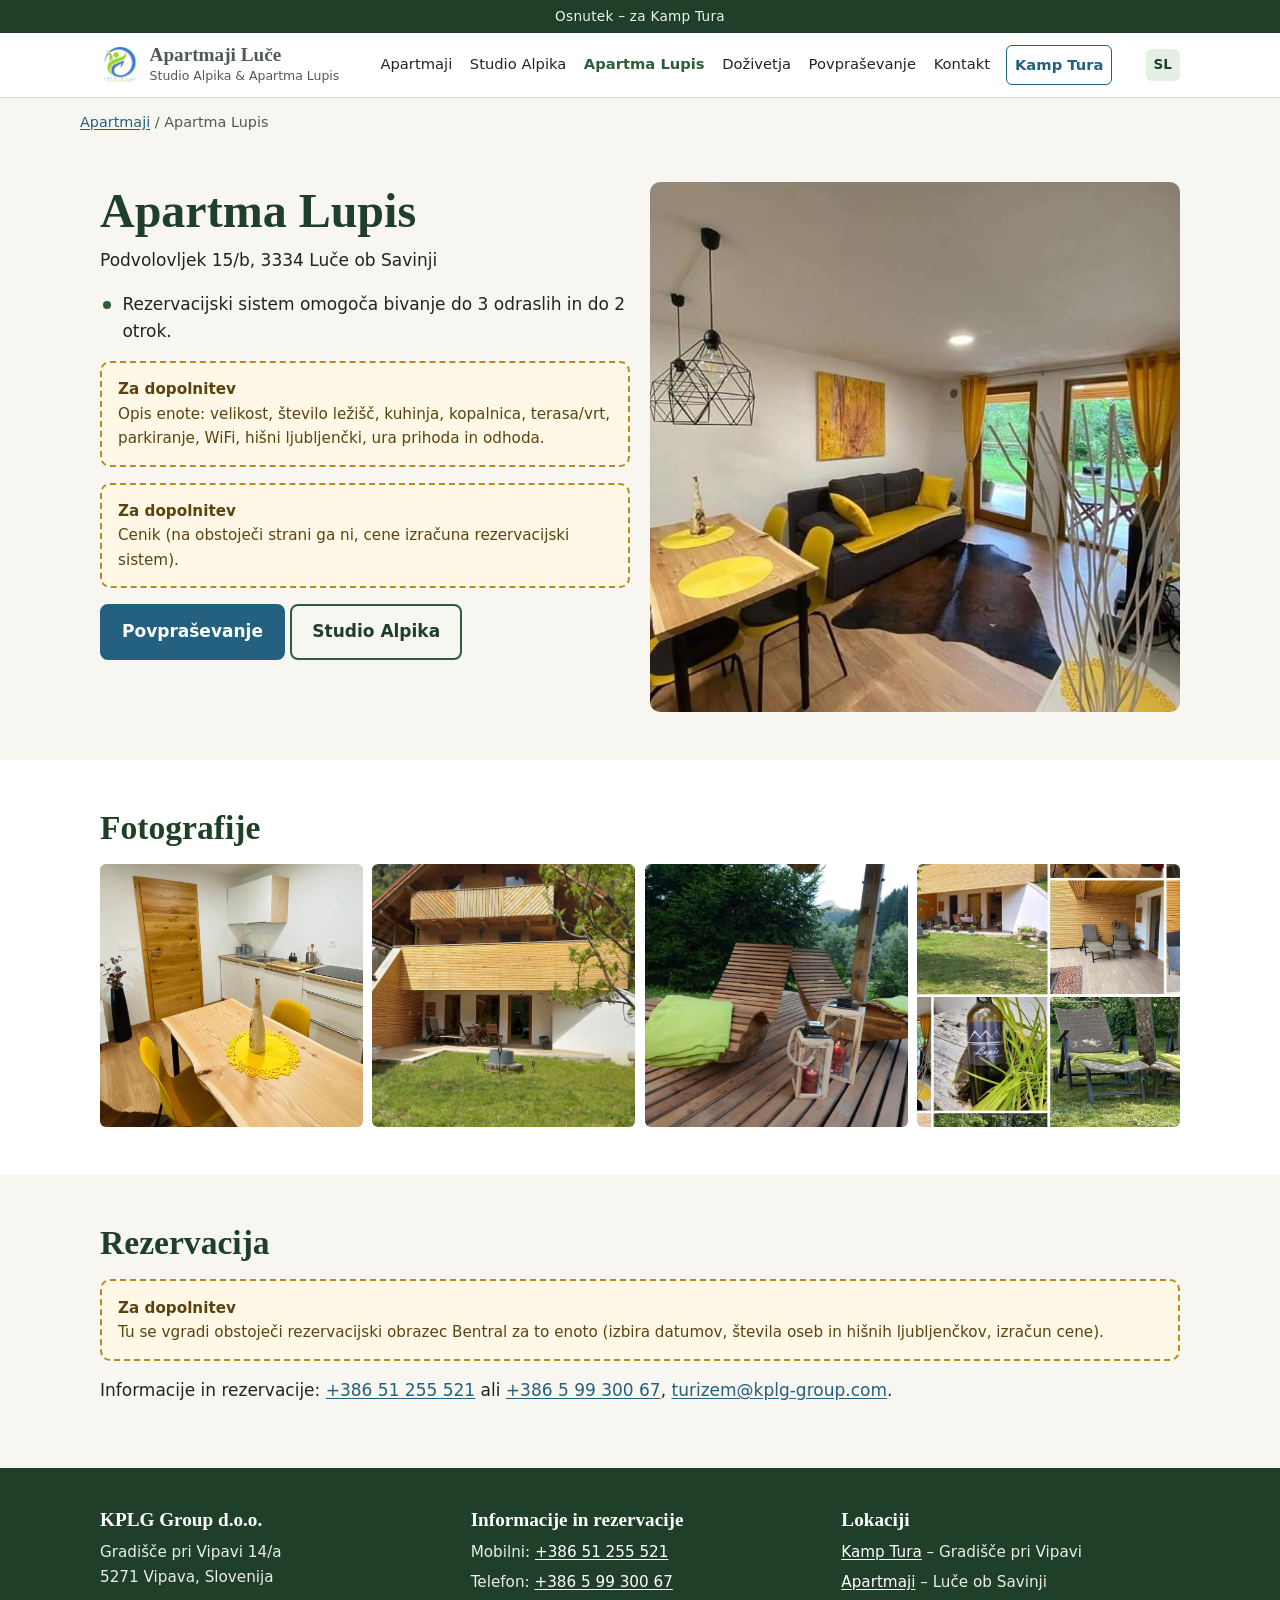
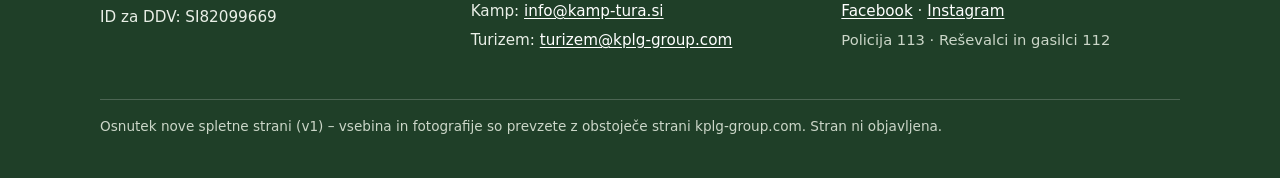
<file: p/kt-b9cdb366/apartma-lupis.html>
<!DOCTYPE html>
<html lang="sl">
<head>
  <meta charset="utf-8">
  <meta name="viewport" content="width=device-width, initial-scale=1">
  <meta name="robots" content="noindex, nofollow">
  <title>Apartma Lupis – Luče ob Savinji</title>
  <meta name="description" content="Apartma Lupis, Podvolovljek 15/b, Luče ob Savinji.">
  <!-- JEZIKI: ko bodo prevodi pripravljeni, tu dodaj
       <link rel="alternate" hreflang="it|en|de" href="/it/...">  -->
  <link rel="stylesheet" href="css/slog.css">
</head>
<body>
  <a class="preskok" href="#vsebina">Preskoči na vsebino</a>
  <div class="osnutek-trak">Osnutek – za Kamp Tura</div>
  <header class="glava">
    <div class="vsebnik">
      <a class="znamka" href="index.html">
        <img src="slike/logo-kplg.jpg" alt="" width="40" height="35">
        <span><strong>Apartmaji Luče</strong><span>Studio Alpika &amp; Apartma Lupis</span></span>
      </a>
      <div class="glava-desno">
        <!-- JEZIKI: preklopnik jezikov. Zaenkrat samo SL.
             Kasneje dodaj <li><a href="/it/" lang="it" hreflang="it">IT</a></li>, EN, DE. -->
        <ul class="jeziki" aria-label="Jezik">
          <li><a href="apartma-lupis.html" lang="sl" aria-current="true">SL</a></li>
        </ul>
        <button class="meni-gumb" type="button" aria-expanded="false" aria-controls="glavni-meni">
          <span class="crte" aria-hidden="true"></span> Meni
        </button>
      </div>
      <nav class="meni" id="glavni-meni" aria-label="Glavni meni">
        <ul>
        <li><a href="apartmaji.html">Apartmaji</a></li>
        <li><a href="studio-alpika.html">Studio Alpika</a></li>
        <li><a href="apartma-lupis.html" aria-current="page">Apartma Lupis</a></li>
        <li><a href="apartmaji-dozivetja.html">Doživetja</a></li>
        <li><a href="apartmaji.html#povprasevanje">Povpraševanje</a></li>
        <li><a href="kontakt.html">Kontakt</a></li>
        <li class="preklop"><a href="kamp.html">Kamp Tura</a></li>
        </ul>
      </nav>
    </div>
  </header>
  <main id="vsebina" tabindex="-1">
    <div class="vsebnik drobtine"><nav aria-label="Drobtine"><a href="apartmaji.html">Apartmaji</a> / <span aria-current="page">Apartma Lupis</span></nav></div>
    <section class="razdelek" aria-labelledby="enota-naslov">
      <div class="vsebnik mreza dva">
        <div>
          <h1 id="enota-naslov">Apartma Lupis</h1>
          <p>Podvolovljek 15/b, 3334 Luče ob Savinji</p>
          <ul class="dejstva">
            <li>Rezervacijski sistem omogoča bivanje do 3 odraslih in do 2 otrok.</li>
          </ul>
          <div class="dopolni"><strong>Za dopolnitev</strong>Opis enote: velikost, število ležišč, kuhinja, kopalnica, terasa/vrt, parkiranje, WiFi, hišni ljubljenčki, ura prihoda in odhoda.</div>
          <div class="dopolni"><strong>Za dopolnitev</strong>Cenik (na obstoječi strani ga ni, cene izračuna rezervacijski sistem).</div>
          <p><a class="gumb moder" href="apartmaji.html#povprasevanje">Povpraševanje</a> <a class="gumb obroba" href="studio-alpika.html">Studio Alpika</a></p>
        </div>
        <img src="slike/lupis-dnevna.jpg" alt="Dnevni prostor Apartmaja Lupis z rumenimi poudarki" width="720" height="720" style="border-radius:10px">
      </div>
    </section>
    <section class="razdelek svetel" aria-labelledby="enota-galerija">
      <div class="vsebnik">
        <h2 id="enota-galerija">Fotografije</h2>
        <ul class="galerija">
          <li><img src="slike/lupis-kuhinja.jpg" alt="Kuhinja z leseno jedilno mizo" width="959" height="959" loading="lazy"></li>
          <li><img src="slike/apartmaji-hisa.jpg" alt="Hiša z vrtom in pokrito teraso" width="1143" height="1143" loading="lazy"></li>
          <li><img src="slike/lupis-terasa.jpg" alt="Lesena ležalnika na terasi" width="1080" height="720" loading="lazy"></li>
          <li><img src="slike/lupis-kolaz.jpg" alt="Kolaž: vrt, terasa in notranjost apartmaja" width="1280" height="719" loading="lazy"></li>
        </ul>
      </div>
    </section>
    <section class="razdelek" aria-labelledby="rez-naslov">
      <div class="vsebnik">
        <h2 id="rez-naslov">Rezervacija</h2>
        <div class="dopolni"><strong>Za dopolnitev</strong>Tu se vgradi obstoječi rezervacijski obrazec Bentral za to enoto (izbira datumov, števila oseb in hišnih ljubljenčkov, izračun cene).</div>
        <p>Informacije in rezervacije: <a href="tel:+38651255521">+386 51 255 521</a> ali <a href="tel:+38659930067">+386 5 99 300 67</a>, <a href="mailto:turizem@kplg-group.com">turizem@kplg-group.com</a>.</p>
      </div>
    </section>
  </main>
  <footer class="noga">
    <div class="vsebnik">
      <div class="mreza tri">
        <div>
          <h2>KPLG Group d.o.o.</h2>
          <p>Gradišče pri Vipavi 14/a<br>5271 Vipava, Slovenija</p>
          <p>ID za DDV: SI82099669</p>
        </div>
        <div>
          <h2>Informacije in rezervacije</h2>
          <ul>
            <li>Mobilni: <a href="tel:+38651255521">+386 51 255 521</a></li>
            <li>Telefon: <a href="tel:+38659930067">+386 5 99 300 67</a></li>
            <li>Kamp: <a href="mailto:info@kamp-tura.si">info@kamp-tura.si</a></li>
            <li>Turizem: <a href="mailto:turizem@kplg-group.com">turizem@kplg-group.com</a></li>
          </ul>
        </div>
        <div>
          <h2>Lokaciji</h2>
          <ul>
            <li><a href="kamp.html">Kamp Tura</a> – Gradišče pri Vipavi</li>
            <li><a href="apartmaji.html">Apartmaji</a> – Luče ob Savinji</li>
            <li><a href="https://www.facebook.com/KampTura.Vipava/">Facebook</a> · <a href="https://www.instagram.com/kamp_tura/">Instagram</a></li>
          </ul>
          <p class="opomba" style="color:#cbd6c8">Policija 113 · Reševalci in gasilci 112</p>
        </div>
      </div>
      <p class="spodaj">Osnutek nove spletne strani (v1) – vsebina in fotografije so prevzete z obstoječe strani kplg-group.com. Stran ni objavljena.</p>
    </div>
  </footer>
  <script src="js/skripta.js" defer></script>
</body>
</html>
</file>
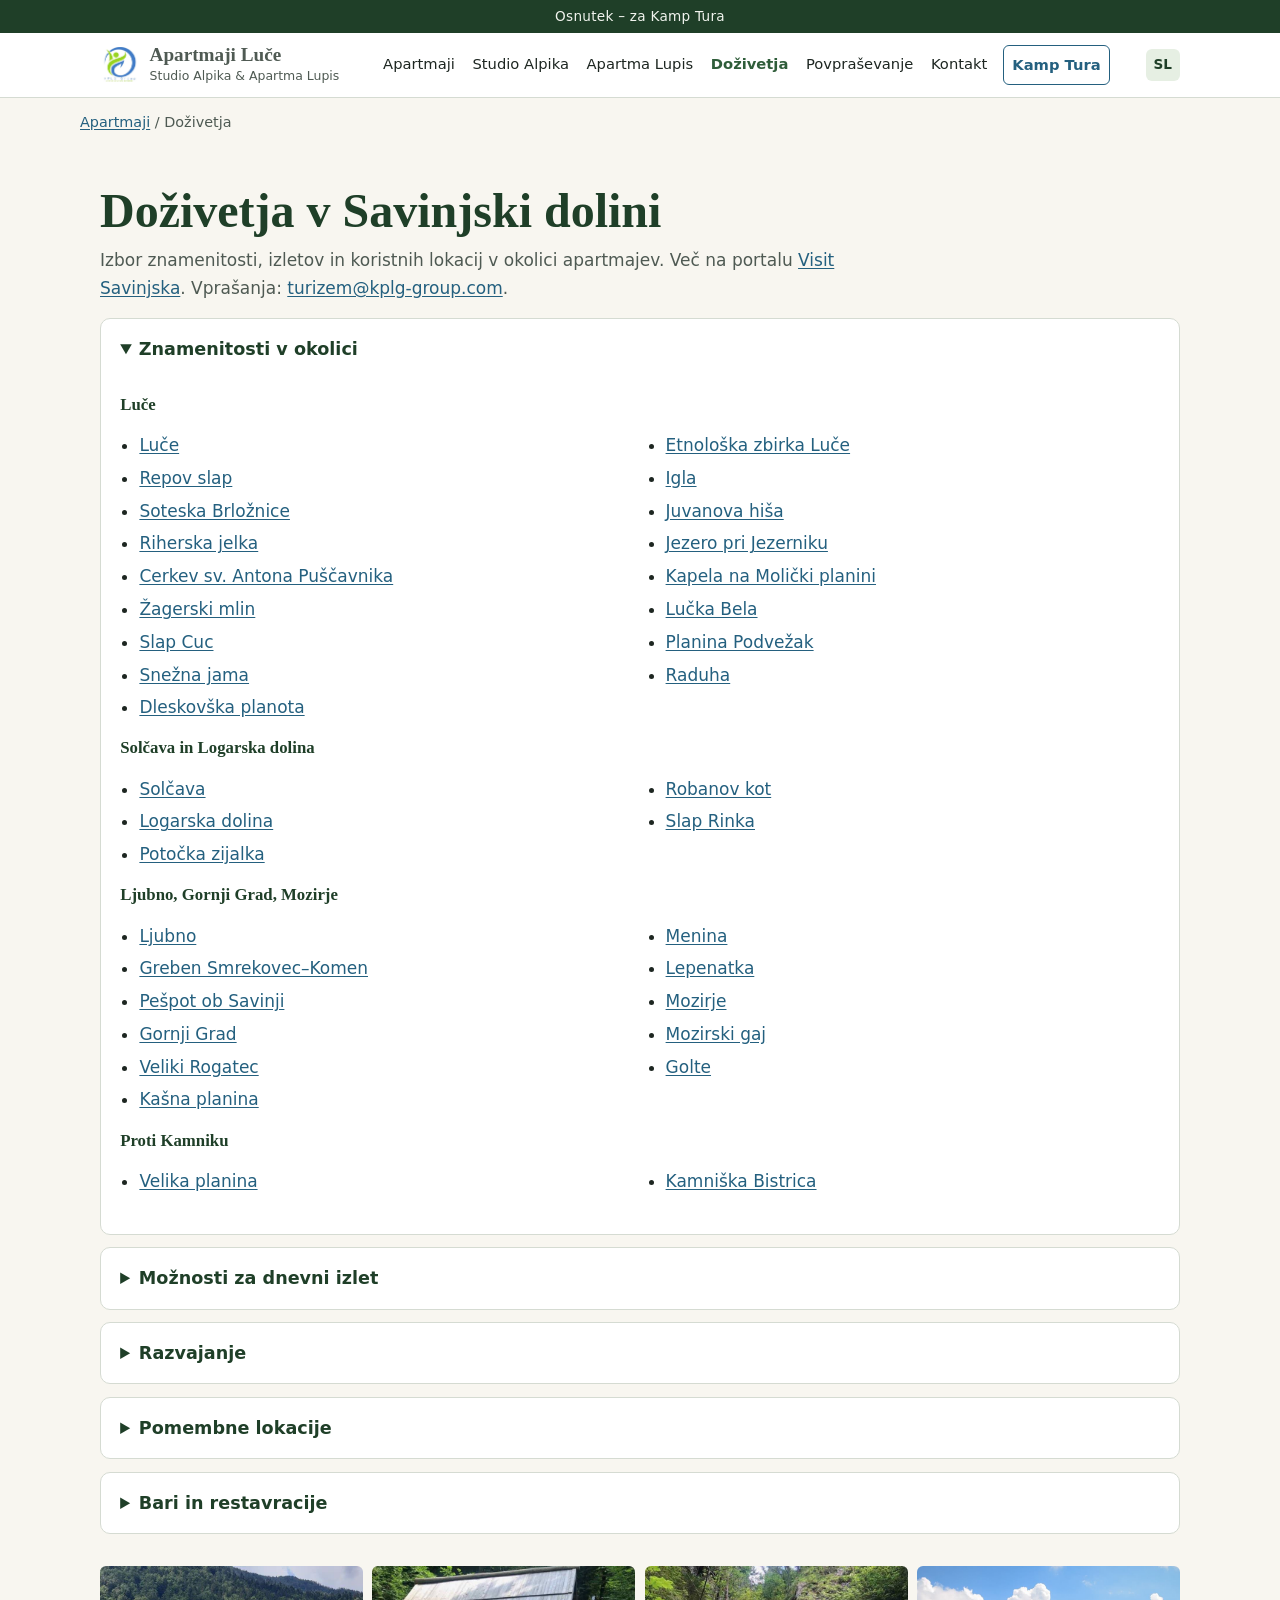
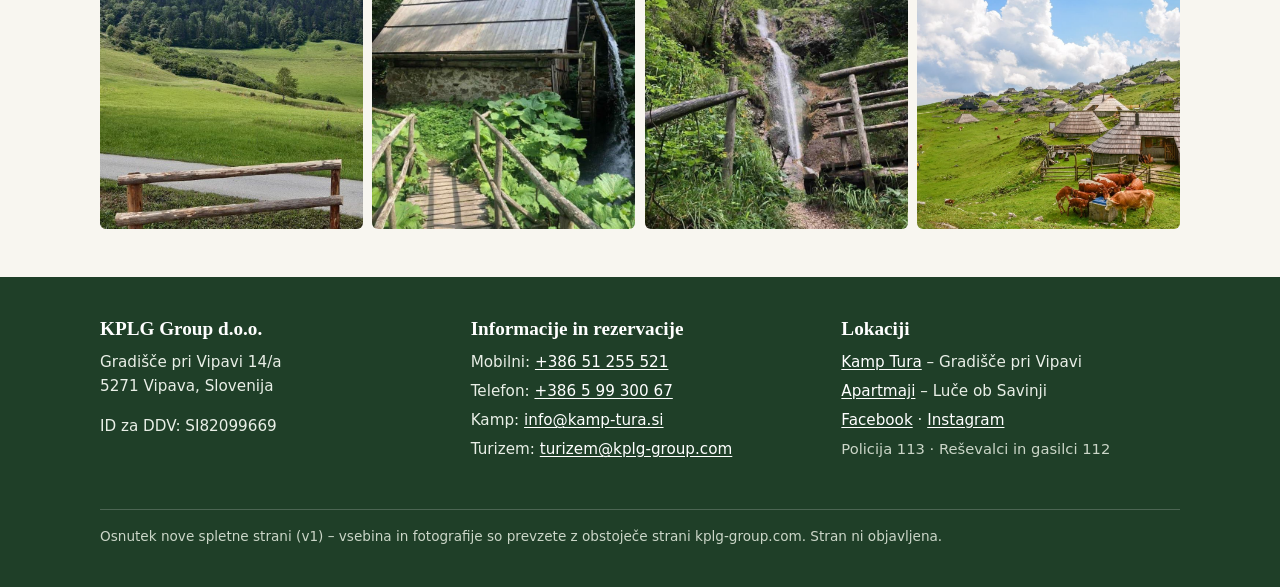
<file: p/kt-b9cdb366/apartmaji-dozivetja.html>
<!DOCTYPE html>
<html lang="sl">
<head>
  <meta charset="utf-8">
  <meta name="viewport" content="width=device-width, initial-scale=1">
  <meta name="robots" content="noindex, nofollow">
  <title>Doživetja v Savinjski dolini – Apartmaji Luče</title>
  <meta name="description" content="Znamenitosti, izleti in koristne lokacije v okolici apartmajev v Lučah ob Savinji.">
  <!-- JEZIKI: ko bodo prevodi pripravljeni, tu dodaj
       <link rel="alternate" hreflang="it|en|de" href="/it/...">  -->
  <link rel="stylesheet" href="css/slog.css">
</head>
<body>
  <a class="preskok" href="#vsebina">Preskoči na vsebino</a>
  <div class="osnutek-trak">Osnutek – za Kamp Tura</div>
  <header class="glava">
    <div class="vsebnik">
      <a class="znamka" href="index.html">
        <img src="slike/logo-kplg.jpg" alt="" width="40" height="35">
        <span><strong>Apartmaji Luče</strong><span>Studio Alpika &amp; Apartma Lupis</span></span>
      </a>
      <div class="glava-desno">
        <!-- JEZIKI: preklopnik jezikov. Zaenkrat samo SL.
             Kasneje dodaj <li><a href="/it/" lang="it" hreflang="it">IT</a></li>, EN, DE. -->
        <ul class="jeziki" aria-label="Jezik">
          <li><a href="apartmaji-dozivetja.html" lang="sl" aria-current="true">SL</a></li>
        </ul>
        <button class="meni-gumb" type="button" aria-expanded="false" aria-controls="glavni-meni">
          <span class="crte" aria-hidden="true"></span> Meni
        </button>
      </div>
      <nav class="meni" id="glavni-meni" aria-label="Glavni meni">
        <ul>
        <li><a href="apartmaji.html">Apartmaji</a></li>
        <li><a href="studio-alpika.html">Studio Alpika</a></li>
        <li><a href="apartma-lupis.html">Apartma Lupis</a></li>
        <li><a href="apartmaji-dozivetja.html" aria-current="page">Doživetja</a></li>
        <li><a href="apartmaji.html#povprasevanje">Povpraševanje</a></li>
        <li><a href="kontakt.html">Kontakt</a></li>
        <li class="preklop"><a href="kamp.html">Kamp Tura</a></li>
        </ul>
      </nav>
    </div>
  </header>
  <main id="vsebina" tabindex="-1">
    <div class="vsebnik drobtine"><nav aria-label="Drobtine"><a href="apartmaji.html">Apartmaji</a> / <span aria-current="page">Doživetja</span></nav></div>
    <section class="razdelek" aria-labelledby="doz-naslov">
      <div class="vsebnik">
        <h1 id="doz-naslov">Doživetja v Savinjski dolini</h1>
        <p class="uvodnik">Izbor znamenitosti, izletov in koristnih lokacij v okolici apartmajev. Več na portalu <a href="https://visitsavinjska.com/">Visit Savinjska</a>. Vprašanja: <a href="mailto:turizem@kplg-group.com">turizem@kplg-group.com</a>.</p>
        <details class="skupina" open>
          <summary>Znamenitosti v okolici</summary>
          <div>
            <h3>Luče</h3>
            <ul class="povezave">
              <li><a href="https://www.luce.si/objave/91">Luče</a></li>
              <li><a href="https://www.luce.si/objava/437823">Repov slap</a></li>
              <li><a href="https://www.luce.si/objava/75543">Soteska Brložnice</a></li>
              <li><a href="https://www.luce.si/objava/75545">Riherska jelka</a></li>
              <li><a href="https://www.luce.si/objava/75548">Cerkev sv. Antona Puščavnika</a></li>
              <li><a href="https://www.luce.si/objava/75551">Žagerski mlin</a></li>
              <li><a href="https://www.luce.si/objava/75544">Slap Cuc</a></li>
              <li><a href="https://www.luce.si/objava/75530">Snežna jama</a></li>
              <li><a href="https://www.luce.si/objava/75540">Dleskovška planota</a></li>
              <li><a href="https://www.luce.si/objava/175609">Etnološka zbirka Luče</a></li>
              <li><a href="https://www.luce.si/objava/75533">Igla</a></li>
              <li><a href="https://www.luce.si/objava/75549">Juvanova hiša</a></li>
              <li><a href="https://www.luce.si/objava/75546">Jezero pri Jezerniku</a></li>
              <li><a href="https://www.luce.si/objava/75552">Kapela na Molički planini</a></li>
              <li><a href="https://www.luce.si/objava/75542">Lučka Bela</a></li>
              <li><a href="https://www.luce.si/objava/599996">Planina Podvežak</a></li>
              <li><a href="https://www.luce.si/objava/59854">Raduha</a></li>
            </ul>
            <h3>Solčava in Logarska dolina</h3>
            <ul class="povezave">
              <li><a href="https://www.solcava.si/">Solčava</a></li>
              <li><a href="https://www.logarska-dolina.si/">Logarska dolina</a></li>
              <li><a href="https://www.solcava.si/objava/59833">Potočka zijalka</a></li>
              <li><a href="https://www.solcava.si/objava/59817">Robanov kot</a></li>
              <li><a href="https://visitsavinjska.com/slap-rinka/">Slap Rinka</a></li>
            </ul>
            <h3>Ljubno, Gornji Grad, Mozirje</h3>
            <ul class="povezave">
              <li><a href="https://www.ljubno.si/objave/91">Ljubno</a></li>
              <li><a href="https://www.ljubno.si/objava/77543">Greben Smrekovec–Komen</a></li>
              <li><a href="https://www.ljubno.si/objava/573028">Pešpot ob Savinji</a></li>
              <li><a href="https://www.gornji-grad.si/objave/91">Gornji Grad</a></li>
              <li><a href="https://www.gornji-grad.si/objava/211820">Veliki Rogatec</a></li>
              <li><a href="https://www.gornji-grad.si/objava/211823">Kašna planina</a></li>
              <li><a href="https://www.gornji-grad.si/objava/211817">Menina</a></li>
              <li><a href="https://www.gornji-grad.si/objava/211822">Lepenatka</a></li>
              <li><a href="https://visitmozirje.com/">Mozirje</a></li>
              <li><a href="https://mozirskigaj.com/">Mozirski gaj</a></li>
              <li><a href="https://www.ljubno.si/objava/573011">Golte</a></li>
            </ul>
            <h3>Proti Kamniku</h3>
            <ul class="povezave">
              <li><a href="http://www.velikaplanina.si/">Velika planina</a></li>
              <li><a href="https://www.visitljubljana.com/en/poi/kamniska-bistrica-valley/">Kamniška Bistrica</a></li>
            </ul>
          </div>
        </details>
        <details class="skupina">
          <summary>Možnosti za dnevni izlet</summary>
          <div>
            <ul class="povezave">
              <li><a href="https://www.arboretum.si/">Arboretum Volčji Potok</a></li>
              <li><a href="https://www.ljubljanskigrad.si/sl/">Ljubljanski grad</a></li>
              <li><a href="https://www.visitljubljana.com/sl/turizem-ljubljana/">Ljubljana</a></li>
              <li><a href="https://www.portoroz.si/si/">Portorož</a></li>
              <li><a href="https://www.soline.si/">Piranske soline</a></li>
              <li><a href="https://piran.si/">Piran</a></li>
              <li><a href="https://www.jezersko.info/">Jezersko</a></li>
              <li><a href="https://www.postojnska-jama.eu/sl/">Postojnska jama</a></li>
            </ul>
          </div>
        </details>
        <details class="skupina">
          <summary>Razvajanje</summary>
          <div>
            <ul class="povezave">
              <li><a href="https://www.terme-snovik.si/">Terme Snovik</a></li>
              <li><a href="https://campingmenina.com/sl/">Camping Menina</a></li>
              <li><a href="https://www.terme-topolsica.si/">Terme Topolšica</a></li>
              <li><a href="http://www.hisa-sonca.com/">Hiša Sonca</a></li>
            </ul>
          </div>
        </details>
        <details class="skupina">
          <summary>Pomembne lokacije</summary>
          <div>
            <h3>Trgovine, lekarne, zdravnik, bencinski servis</h3>
            <ul class="povezave">
              <li><a href="https://maps.app.goo.gl/W7bRb7qsgLqpSrVu5">Petrol Solčava</a> <small>(bencinski servis)</small></li>
              <li><a href="https://www.petrol.si/prodajna-mesta/0524-bs-ljubno-ob-savinji-bencinski-servis">Petrol Ljubno</a> <small>(bencinski servis)</small></li>
              <li><a href="https://www.tus.si/odpiralni-cas/poslovalnica/tus-supermarket-mozirje/">Supermarket Tuš Mozirje</a></li>
              <li><a href="https://maps.app.goo.gl/wxk2eC7UJH9C1zhE7">Hipermarket Spar Kamnik</a></li>
              <li><a href="https://kea.si/kea-luce/">Trgovina KEA Luče</a></li>
              <li><a href="https://www.zd-mozirje.si/ambulante-splosne-medicine/ambulanta-splosne-medicine-v-zp-ljubno/">Ambulanta Ljubno</a></li>
              <li><a href="http://www.lekarna-mozirje.si/">Lekarna Mozirje</a></li>
            </ul>
          </div>
        </details>
        <details class="skupina">
          <summary>Bari in restavracije</summary>
          <div>
            <ul class="povezave">
              <li><a href="https://www.luce.si/objava/178607">Bar Liza</a></li>
              <li><a href="https://luce.si/objava/75566">Gostilna Pr'lampi, Luče</a></li>
              <li><a href="https://raduha.com/">Restavracija Raduha</a></li>
              <li><a href="https://www.pripeku.si/">Picerija Pri Peku, Mozirje</a></li>
              <li><a href="https://gtc902.com/">Gostišče 902, Črnivec</a></li>
            </ul>
          </div>
        </details>
        <ul class="galerija" style="margin-top:2rem">
          <li><img src="slike/luce-pasnik.jpg" alt="Travniki in gozdovi ob cesti" width="720" height="720" loading="lazy"></li>
          <li><img src="slike/luce-mlin.jpg" alt="Star mlin ob potoku" width="710" height="710" loading="lazy"></li>
          <li><img src="slike/luce-slap.jpg" alt="Slap ob gozdni poti" width="708" height="708" loading="lazy"></li>
          <li><img src="slike/planina-stanovi.jpg" alt="Pastirski stanovi in govedo na planini" width="1350" height="900" loading="lazy"></li>
        </ul>
      </div>
    </section>
  </main>
  <footer class="noga">
    <div class="vsebnik">
      <div class="mreza tri">
        <div>
          <h2>KPLG Group d.o.o.</h2>
          <p>Gradišče pri Vipavi 14/a<br>5271 Vipava, Slovenija</p>
          <p>ID za DDV: SI82099669</p>
        </div>
        <div>
          <h2>Informacije in rezervacije</h2>
          <ul>
            <li>Mobilni: <a href="tel:+38651255521">+386 51 255 521</a></li>
            <li>Telefon: <a href="tel:+38659930067">+386 5 99 300 67</a></li>
            <li>Kamp: <a href="mailto:info@kamp-tura.si">info@kamp-tura.si</a></li>
            <li>Turizem: <a href="mailto:turizem@kplg-group.com">turizem@kplg-group.com</a></li>
          </ul>
        </div>
        <div>
          <h2>Lokaciji</h2>
          <ul>
            <li><a href="kamp.html">Kamp Tura</a> – Gradišče pri Vipavi</li>
            <li><a href="apartmaji.html">Apartmaji</a> – Luče ob Savinji</li>
            <li><a href="https://www.facebook.com/KampTura.Vipava/">Facebook</a> · <a href="https://www.instagram.com/kamp_tura/">Instagram</a></li>
          </ul>
          <p class="opomba" style="color:#cbd6c8">Policija 113 · Reševalci in gasilci 112</p>
        </div>
      </div>
      <p class="spodaj">Osnutek nove spletne strani (v1) – vsebina in fotografije so prevzete z obstoječe strani kplg-group.com. Stran ni objavljena.</p>
    </div>
  </footer>
  <script src="js/skripta.js" defer></script>
</body>
</html>
</file>
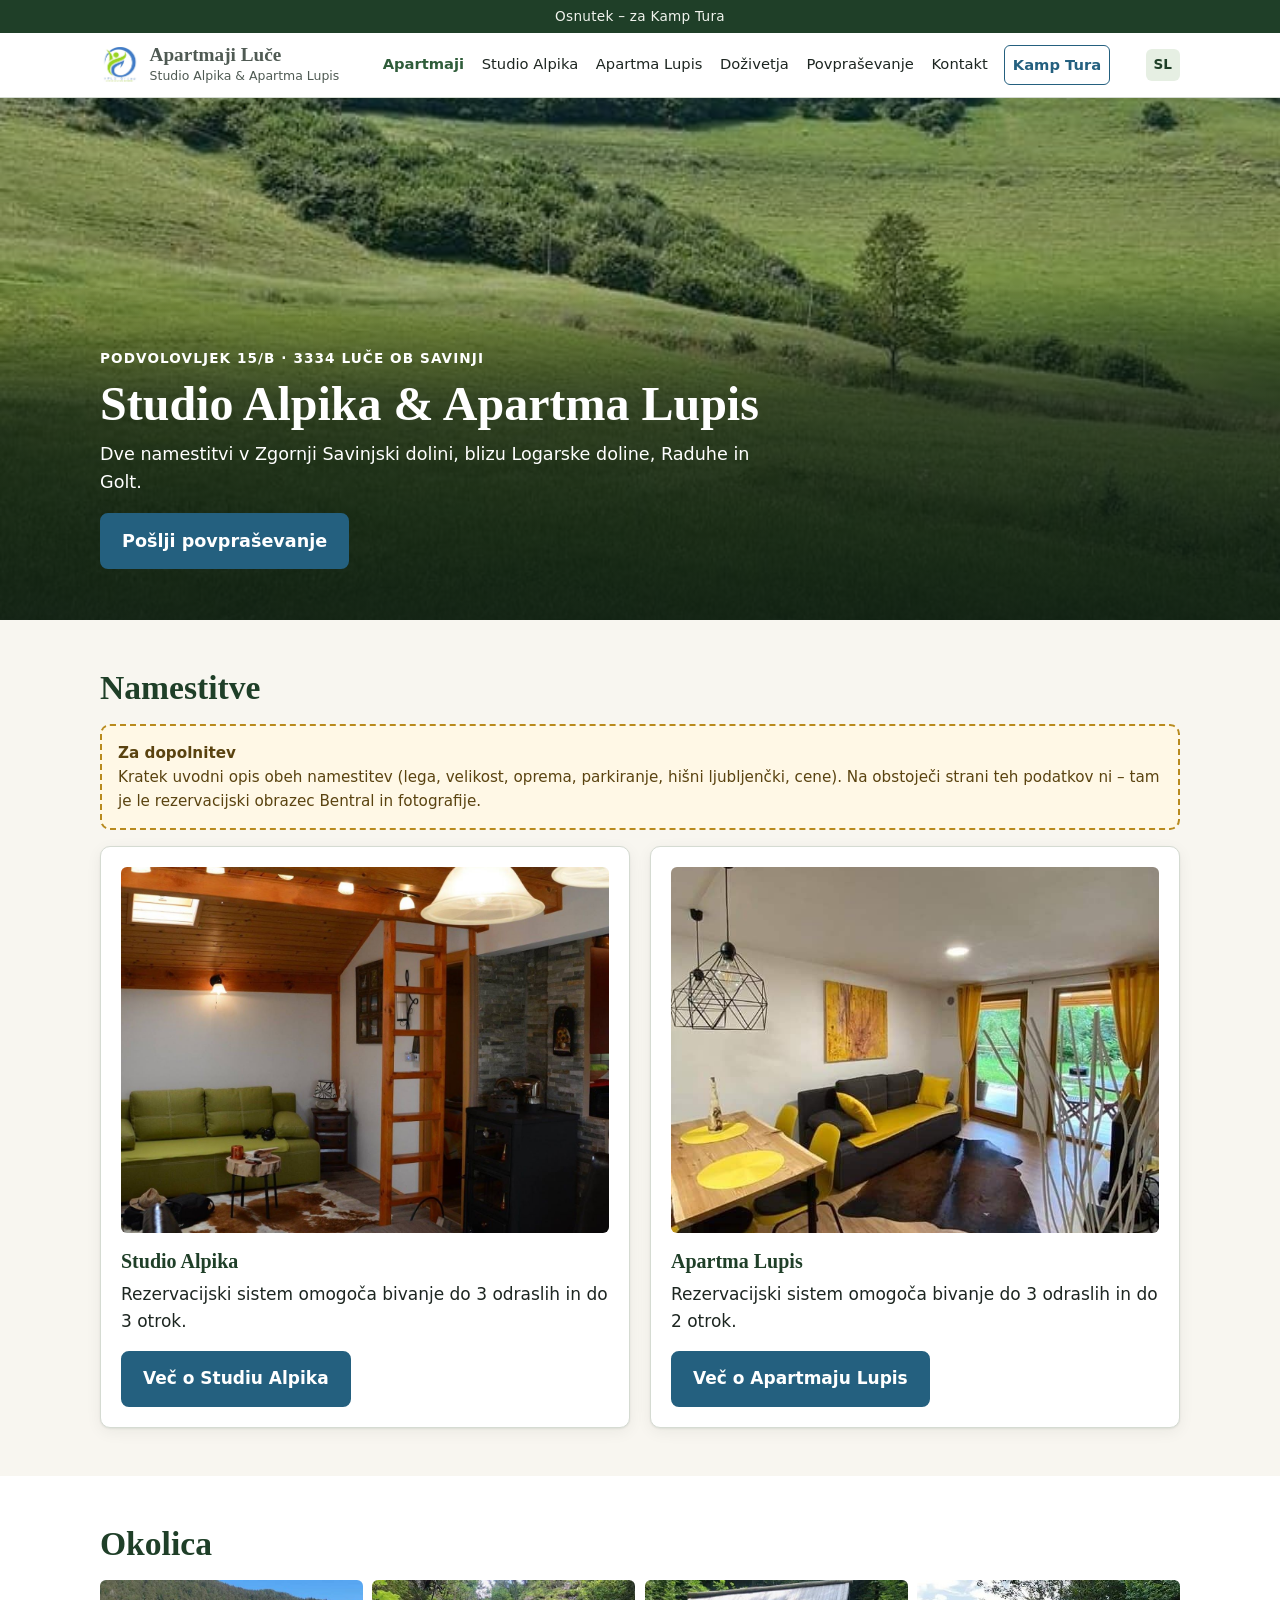
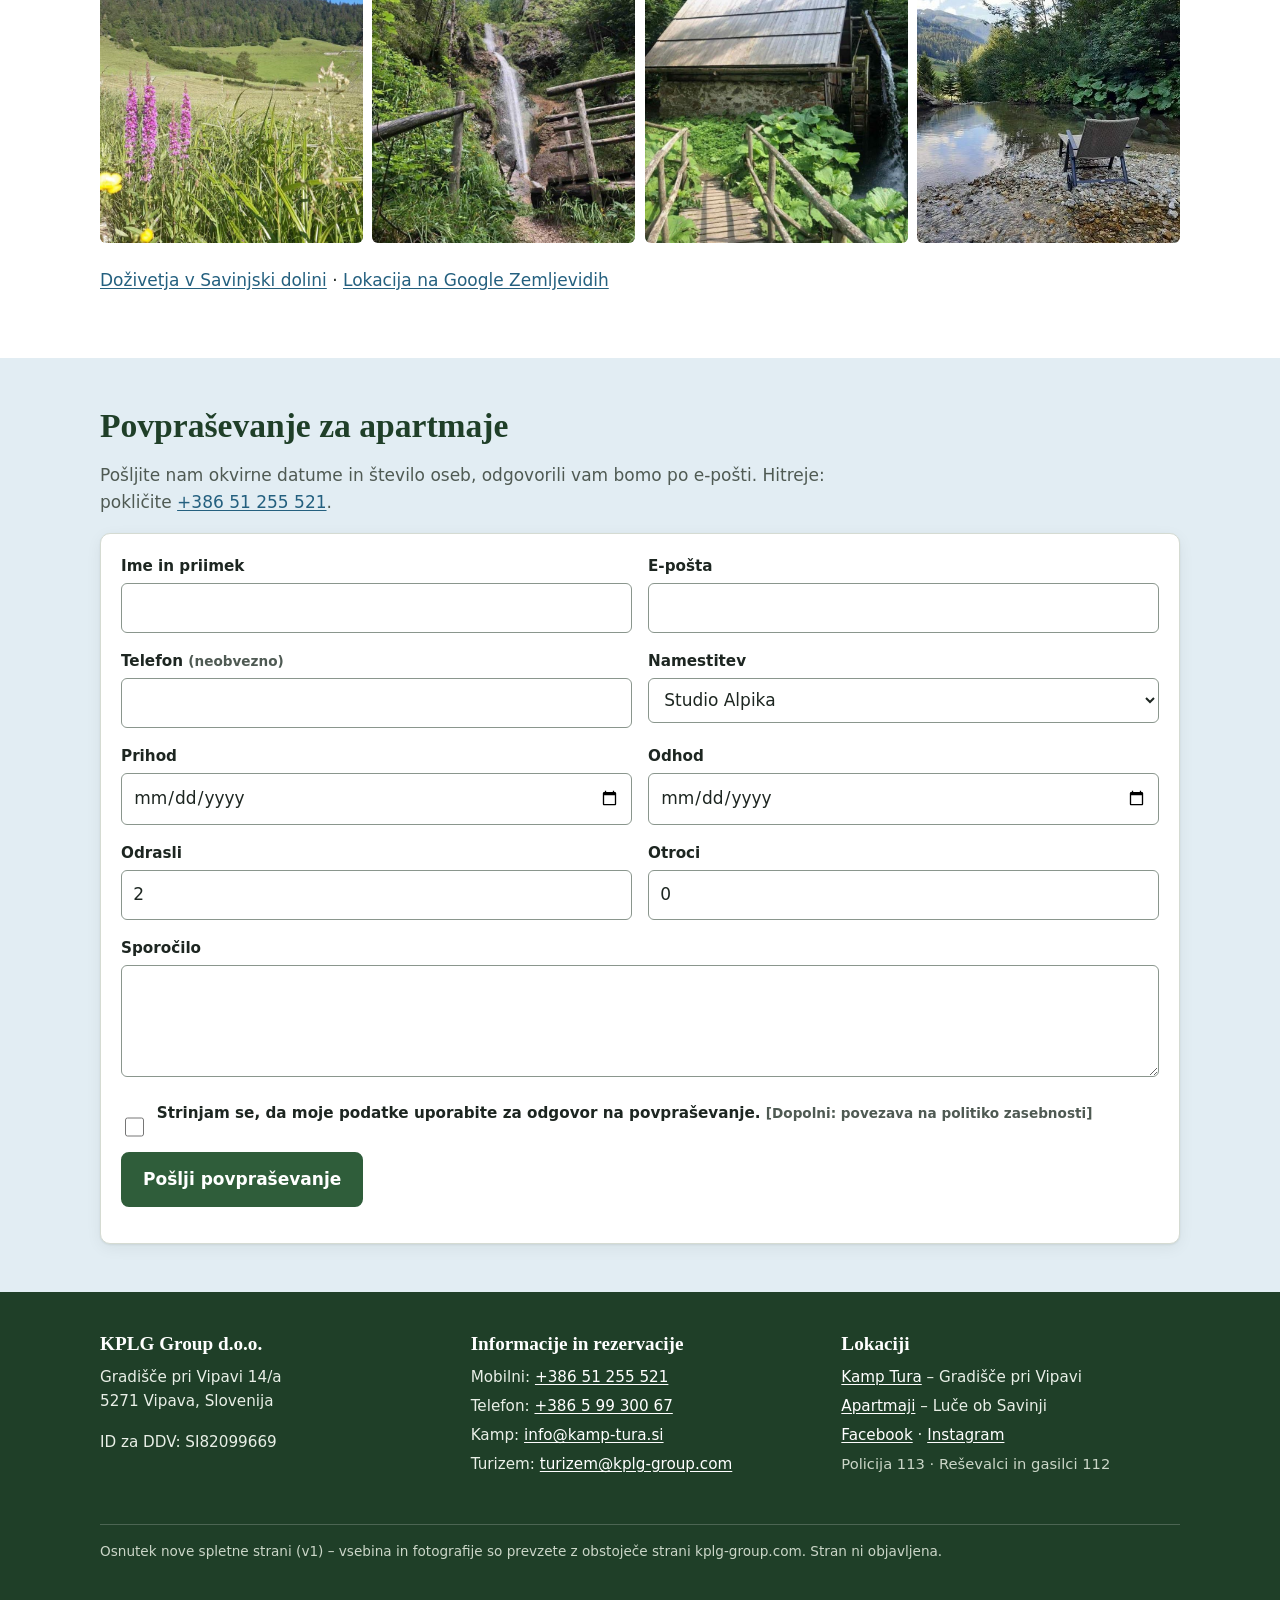
<file: p/kt-b9cdb366/apartmaji.html>
<!DOCTYPE html>
<html lang="sl">
<head>
  <meta charset="utf-8">
  <meta name="viewport" content="width=device-width, initial-scale=1">
  <meta name="robots" content="noindex, nofollow">
  <title>Apartmaji v Lučah ob Savinji – Studio Alpika in Apartma Lupis</title>
  <meta name="description" content="Studio Alpika in Apartma Lupis, Podvolovljek 15/b, Luče ob Savinji.">
  <!-- JEZIKI: ko bodo prevodi pripravljeni, tu dodaj
       <link rel="alternate" hreflang="it|en|de" href="/it/...">  -->
  <link rel="stylesheet" href="css/slog.css">
</head>
<body>
  <a class="preskok" href="#vsebina">Preskoči na vsebino</a>
  <div class="osnutek-trak">Osnutek – za Kamp Tura</div>
  <header class="glava">
    <div class="vsebnik">
      <a class="znamka" href="index.html">
        <img src="slike/logo-kplg.jpg" alt="" width="40" height="35">
        <span><strong>Apartmaji Luče</strong><span>Studio Alpika &amp; Apartma Lupis</span></span>
      </a>
      <div class="glava-desno">
        <!-- JEZIKI: preklopnik jezikov. Zaenkrat samo SL.
             Kasneje dodaj <li><a href="/it/" lang="it" hreflang="it">IT</a></li>, EN, DE. -->
        <ul class="jeziki" aria-label="Jezik">
          <li><a href="apartmaji.html" lang="sl" aria-current="true">SL</a></li>
        </ul>
        <button class="meni-gumb" type="button" aria-expanded="false" aria-controls="glavni-meni">
          <span class="crte" aria-hidden="true"></span> Meni
        </button>
      </div>
      <nav class="meni" id="glavni-meni" aria-label="Glavni meni">
        <ul>
        <li><a href="apartmaji.html" aria-current="page">Apartmaji</a></li>
        <li><a href="studio-alpika.html">Studio Alpika</a></li>
        <li><a href="apartma-lupis.html">Apartma Lupis</a></li>
        <li><a href="apartmaji-dozivetja.html">Doživetja</a></li>
        <li><a href="apartmaji.html#povprasevanje">Povpraševanje</a></li>
        <li><a href="kontakt.html">Kontakt</a></li>
        <li class="preklop"><a href="kamp.html">Kamp Tura</a></li>
        </ul>
      </nav>
    </div>
  </header>
  <main id="vsebina" tabindex="-1">
    <div class="uvod">
      <img src="slike/luce-pasnik.jpg" alt="Zeleni travniki in gozdovi nad Lučami ob Savinji" width="720" height="720">
      <div class="besedilo">
        <div class="vsebnik">
          <p class="kraj">Podvolovljek 15/b · 3334 Luče ob Savinji</p>
          <h1>Studio Alpika &amp; Apartma Lupis</h1>
          <p>Dve namestitvi v Zgornji Savinjski dolini, blizu Logarske doline, Raduhe in Golt.</p>
          <p><a class="gumb moder" href="#povprasevanje">Pošlji povpraševanje</a></p>
        </div>
      </div>
    </div>
    <section class="razdelek" aria-labelledby="nam-naslov">
      <div class="vsebnik">
        <h2 id="nam-naslov">Namestitve</h2>
        <div class="dopolni"><strong>Za dopolnitev</strong>Kratek uvodni opis obeh namestitev (lega, velikost, oprema, parkiranje, hišni ljubljenčki, cene). Na obstoječi strani teh podatkov ni – tam je le rezervacijski obrazec Bentral in fotografije.</div>
        <div class="mreza dva">
          <div class="kartica">
            <img src="slike/alpika-dnevna.jpg" alt="Dnevni prostor Studia Alpika z lesenim stropom in zeleno sedežno" width="1280" height="1280" loading="lazy">
            <h3>Studio Alpika</h3>
            <p>Rezervacijski sistem omogoča bivanje do 3 odraslih in do 3 otrok.</p>
            <a class="gumb moder" href="studio-alpika.html">Več o Studiu Alpika</a>
          </div>
          <div class="kartica">
            <img src="slike/lupis-dnevna.jpg" alt="Dnevni prostor Apartmaja Lupis z jedilno mizo in sedežno" width="720" height="720" loading="lazy">
            <h3>Apartma Lupis</h3>
            <p>Rezervacijski sistem omogoča bivanje do 3 odraslih in do 2 otrok.</p>
            <a class="gumb moder" href="apartma-lupis.html">Več o Apartmaju Lupis</a>
          </div>
        </div>
      </div>
    </section>
    <section class="razdelek svetel" aria-labelledby="okolica-naslov">
      <div class="vsebnik">
        <h2 id="okolica-naslov">Okolica</h2>
        <ul class="galerija">
          <li><img src="slike/luce-travnik.jpg" alt="Cvetoč travnik pod gozdom" width="720" height="720" loading="lazy"></li>
          <li><img src="slike/luce-slap.jpg" alt="Slap in lesena ograja ob pešpoti" width="708" height="708" loading="lazy"></li>
          <li><img src="slike/luce-mlin.jpg" alt="Star mlin ob potoku z lesenim mostičkom" width="710" height="710" loading="lazy"></li>
          <li><img src="slike/luce-reka.jpg" alt="Ležalnik ob prodnati reki" width="480" height="640" loading="lazy"></li>
        </ul>
        <p style="margin-top:1.5rem"><a href="apartmaji-dozivetja.html">Doživetja v Savinjski dolini</a> · <a href="https://www.google.com/maps?q=46.300492,14.69273">Lokacija na Google Zemljevidih</a></p>
      </div>
    </section>
    <section class="razdelek moder" id="povprasevanje" aria-labelledby="povp-naslov">
      <div class="vsebnik">
        <h2 id="povp-naslov">Povpraševanje za apartmaje</h2>
        <p class="uvodnik">Pošljite nam okvirne datume in število oseb, odgovorili vam bomo po e-pošti. Hitreje: pokličite <a href="tel:+38651255521">+386 51 255 521</a>.</p>
        <form class="obrazec" data-osnutek novalidate>
          <div class="polja">
            <div class="polje">
              <label for="f-ime">Ime in priimek</label>
              <input id="f-ime" name="ime" type="text" autocomplete="name" required>
            </div>
            <div class="polje">
              <label for="f-eposta">E-pošta</label>
              <input id="f-eposta" name="eposta" type="email" autocomplete="email" required>
            </div>
            <div class="polje">
              <label for="f-tel">Telefon <span class="namig">(neobvezno)</span></label>
              <input id="f-tel" name="telefon" type="tel" autocomplete="tel">
            </div>
          <div class="polje">
            <label for="f-enota">Namestitev</label>
            <select id="f-enota" name="enota">
              <option>Studio Alpika</option>
              <option>Apartma Lupis</option>
              <option>Vseeno</option>
            </select>
          </div>
            <div class="polje">
              <label for="f-prihod">Prihod</label>
              <input id="f-prihod" name="prihod" type="date">
            </div>
            <div class="polje">
              <label for="f-odhod">Odhod</label>
              <input id="f-odhod" name="odhod" type="date">
            </div>
            <div class="polje">
              <label for="f-odrasli">Odrasli</label>
              <input id="f-odrasli" name="odrasli" type="number" min="1" value="2" inputmode="numeric">
            </div>
            <div class="polje">
              <label for="f-otroci">Otroci</label>
              <input id="f-otroci" name="otroci" type="number" min="0" value="0" inputmode="numeric">
            </div>
            <div class="polje siroko">
              <label for="f-sporocilo">Sporočilo</label>
              <textarea id="f-sporocilo" name="sporocilo"></textarea>
            </div>
            <div class="polje siroko potrditev">
              <input id="f-soglasje" name="soglasje" type="checkbox" required>
              <label for="f-soglasje">Strinjam se, da moje podatke uporabite za odgovor na povpraševanje. <span class="namig">[Dopolni: povezava na politiko zasebnosti]</span></label>
            </div>
          </div>
          <p><button class="gumb" type="submit">Pošlji povpraševanje</button></p>
          <p class="sporocilo-obrazca" role="status" tabindex="-1" hidden></p>
        </form>
      </div>
    </section>

  </main>
  <footer class="noga">
    <div class="vsebnik">
      <div class="mreza tri">
        <div>
          <h2>KPLG Group d.o.o.</h2>
          <p>Gradišče pri Vipavi 14/a<br>5271 Vipava, Slovenija</p>
          <p>ID za DDV: SI82099669</p>
        </div>
        <div>
          <h2>Informacije in rezervacije</h2>
          <ul>
            <li>Mobilni: <a href="tel:+38651255521">+386 51 255 521</a></li>
            <li>Telefon: <a href="tel:+38659930067">+386 5 99 300 67</a></li>
            <li>Kamp: <a href="mailto:info@kamp-tura.si">info@kamp-tura.si</a></li>
            <li>Turizem: <a href="mailto:turizem@kplg-group.com">turizem@kplg-group.com</a></li>
          </ul>
        </div>
        <div>
          <h2>Lokaciji</h2>
          <ul>
            <li><a href="kamp.html">Kamp Tura</a> – Gradišče pri Vipavi</li>
            <li><a href="apartmaji.html">Apartmaji</a> – Luče ob Savinji</li>
            <li><a href="https://www.facebook.com/KampTura.Vipava/">Facebook</a> · <a href="https://www.instagram.com/kamp_tura/">Instagram</a></li>
          </ul>
          <p class="opomba" style="color:#cbd6c8">Policija 113 · Reševalci in gasilci 112</p>
        </div>
      </div>
      <p class="spodaj">Osnutek nove spletne strani (v1) – vsebina in fotografije so prevzete z obstoječe strani kplg-group.com. Stran ni objavljena.</p>
    </div>
  </footer>
  <script src="js/skripta.js" defer></script>
</body>
</html>
</file>
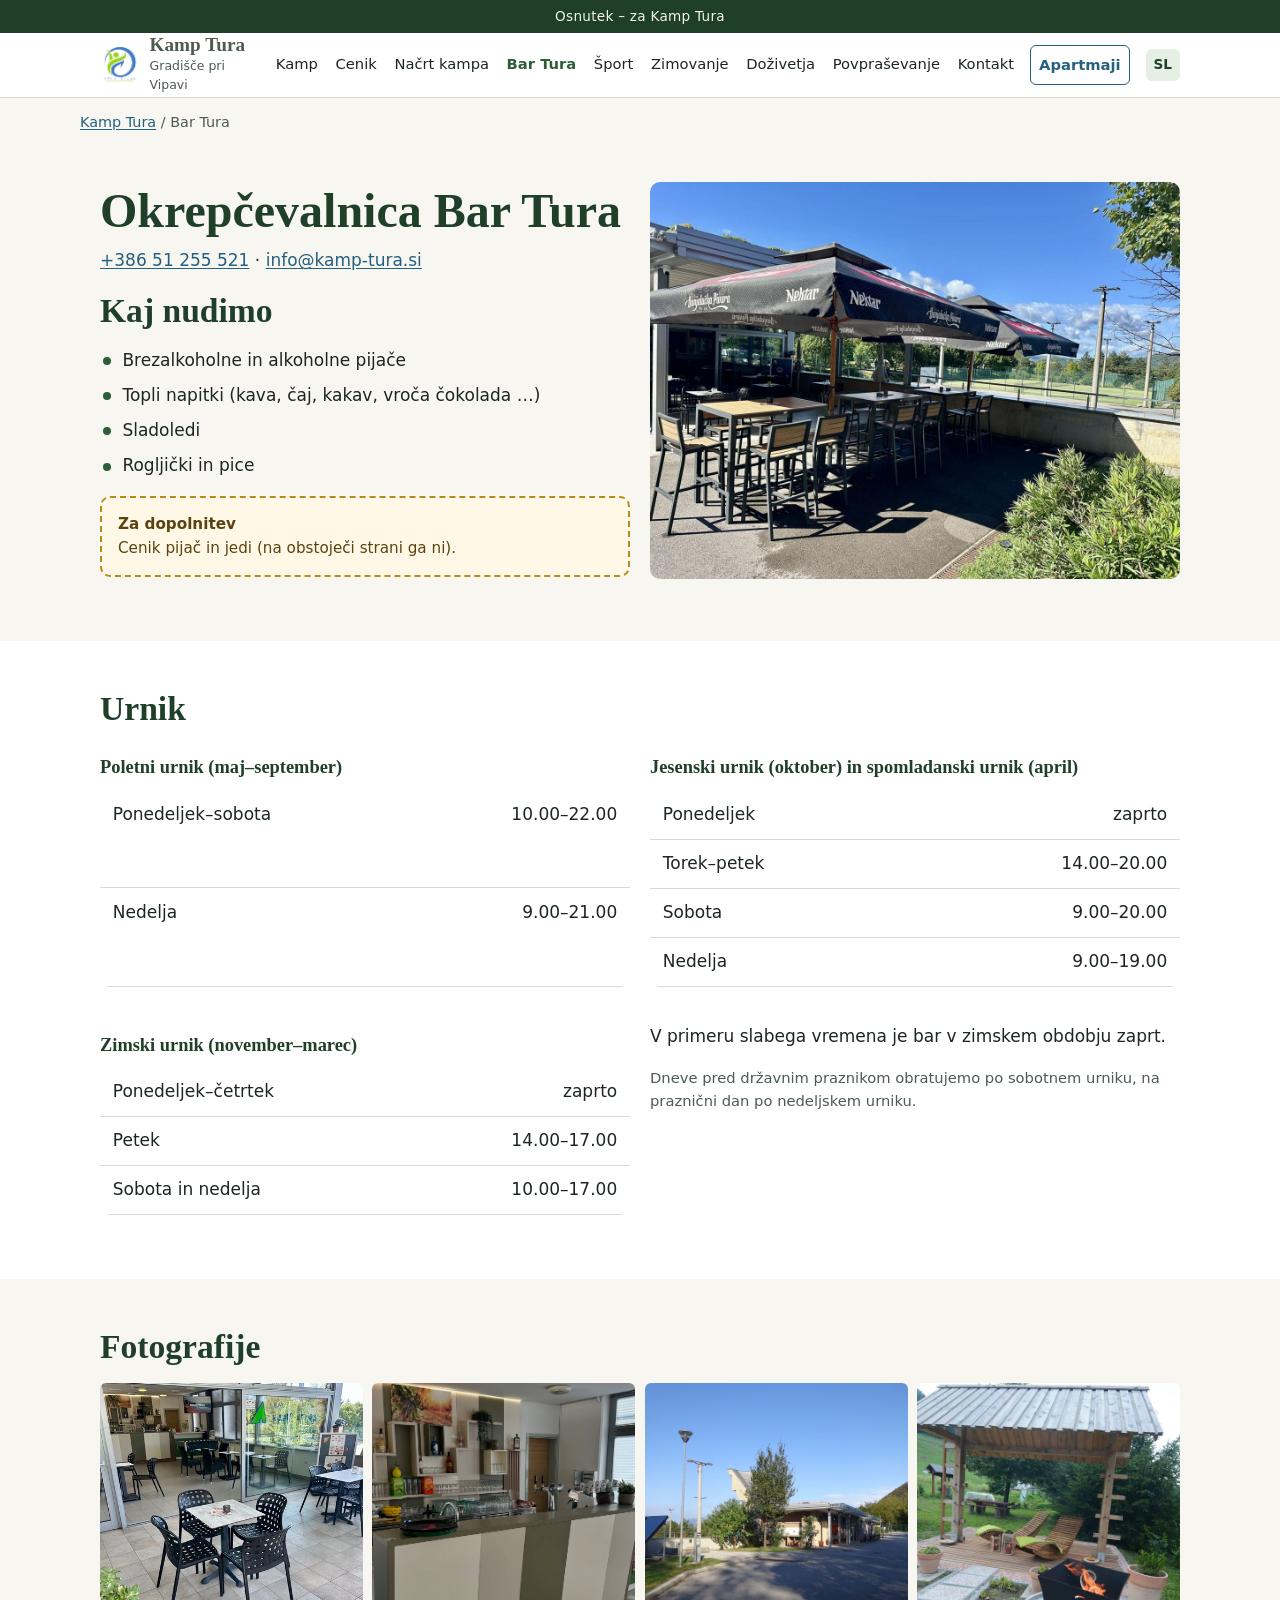
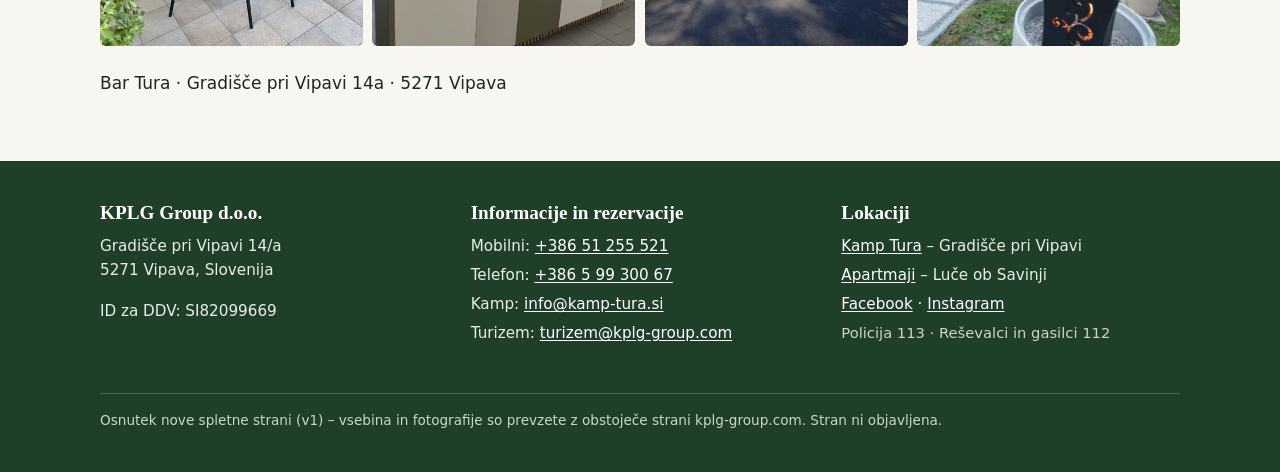
<file: p/kt-b9cdb366/kamp-bar.html>
<!DOCTYPE html>
<html lang="sl">
<head>
  <meta charset="utf-8">
  <meta name="viewport" content="width=device-width, initial-scale=1">
  <meta name="robots" content="noindex, nofollow">
  <title>Bar Tura – Kamp Tura</title>
  <meta name="description" content="Okrepčevalnica Bar Tura v Kampu Tura: ponudba in urnik.">
  <!-- JEZIKI: ko bodo prevodi pripravljeni, tu dodaj
       <link rel="alternate" hreflang="it|en|de" href="/it/...">  -->
  <link rel="stylesheet" href="css/slog.css">
</head>
<body>
  <a class="preskok" href="#vsebina">Preskoči na vsebino</a>
  <div class="osnutek-trak">Osnutek – za Kamp Tura</div>
  <header class="glava">
    <div class="vsebnik">
      <a class="znamka" href="index.html">
        <img src="slike/logo-kplg.jpg" alt="" width="40" height="35">
        <span><strong>Kamp Tura</strong><span>Gradišče pri Vipavi</span></span>
      </a>
      <div class="glava-desno">
        <!-- JEZIKI: preklopnik jezikov. Zaenkrat samo SL.
             Kasneje dodaj <li><a href="/it/" lang="it" hreflang="it">IT</a></li>, EN, DE. -->
        <ul class="jeziki" aria-label="Jezik">
          <li><a href="kamp-bar.html" lang="sl" aria-current="true">SL</a></li>
        </ul>
        <button class="meni-gumb" type="button" aria-expanded="false" aria-controls="glavni-meni">
          <span class="crte" aria-hidden="true"></span> Meni
        </button>
      </div>
      <nav class="meni" id="glavni-meni" aria-label="Glavni meni">
        <ul>
        <li><a href="kamp.html">Kamp</a></li>
        <li><a href="kamp.html#cenik">Cenik</a></li>
        <li><a href="kamp.html#nacrt">Načrt kampa</a></li>
        <li><a href="kamp-bar.html" aria-current="page">Bar Tura</a></li>
        <li><a href="kamp-sport.html">Šport</a></li>
        <li><a href="kamp-zimovanje.html">Zimovanje</a></li>
        <li><a href="kamp-dozivetja.html">Doživetja</a></li>
        <li><a href="kamp.html#povprasevanje">Povpraševanje</a></li>
        <li><a href="kontakt.html">Kontakt</a></li>
        <li class="preklop"><a href="apartmaji.html">Apartmaji</a></li>
        </ul>
      </nav>
    </div>
  </header>
  <main id="vsebina" tabindex="-1">
    <div class="vsebnik drobtine"><nav aria-label="Drobtine"><a href="kamp.html">Kamp Tura</a> / <span aria-current="page">Bar Tura</span></nav></div>
    <section class="razdelek" aria-labelledby="bar-naslov">
      <div class="vsebnik mreza dva">
        <div>
          <h1 id="bar-naslov">Okrepčevalnica Bar Tura</h1>
          <p><a href="tel:+38651255521">+386 51 255 521</a> · <a href="mailto:info@kamp-tura.si">info@kamp-tura.si</a></p>
          <h2>Kaj nudimo</h2>
          <ul class="dejstva">
            <li>Brezalkoholne in alkoholne pijače</li>
            <li>Topli napitki (kava, čaj, kakav, vroča čokolada …)</li>
            <li>Sladoledi</li>
            <li>Rogljički in pice</li>
          </ul>
          <div class="dopolni"><strong>Za dopolnitev</strong>Cenik pijač in jedi (na obstoječi strani ga ni).</div>
        </div>
        <img src="slike/bar-terasa.jpg" alt="Terasa Bara Tura s senčniki in visokimi mizami" width="1200" height="900" style="border-radius:10px">
      </div>
    </section>
    <section class="razdelek svetel" aria-labelledby="urnik-naslov">
      <div class="vsebnik">
        <h2 id="urnik-naslov">Urnik</h2>
        <div class="mreza dva">
          <table class="cenik">
            <caption>Poletni urnik (maj–september)</caption>
            <tbody>
              <tr><th scope="row">Ponedeljek–sobota</th><td>10.00–22.00</td></tr>
              <tr><th scope="row">Nedelja</th><td>9.00–21.00</td></tr>
            </tbody>
          </table>
          <table class="cenik">
            <caption>Jesenski urnik (oktober) in spomladanski urnik (april)</caption>
            <tbody>
              <tr><th scope="row">Ponedeljek</th><td>zaprto</td></tr>
              <tr><th scope="row">Torek–petek</th><td>14.00–20.00</td></tr>
              <tr><th scope="row">Sobota</th><td>9.00–20.00</td></tr>
              <tr><th scope="row">Nedelja</th><td>9.00–19.00</td></tr>
            </tbody>
          </table>
          <table class="cenik">
            <caption>Zimski urnik (november–marec)</caption>
            <tbody>
              <tr><th scope="row">Ponedeljek–četrtek</th><td>zaprto</td></tr>
              <tr><th scope="row">Petek</th><td>14.00–17.00</td></tr>
              <tr><th scope="row">Sobota in nedelja</th><td>10.00–17.00</td></tr>
            </tbody>
          </table>
          <div>
            <p>V primeru slabega vremena je bar v zimskem obdobju zaprt.</p>
            <p class="opomba">Dneve pred državnim praznikom obratujemo po sobotnem urniku, na praznični dan po nedeljskem urniku.</p>
          </div>
        </div>
      </div>
    </section>
    <section class="razdelek" aria-labelledby="bar-galerija">
      <div class="vsebnik">
        <h2 id="bar-galerija">Fotografije</h2>
        <ul class="galerija">
          <li><img src="slike/bar-notranjost.jpg" alt="Notranjost bara z mizami in stoli" width="480" height="640" loading="lazy"></li>
          <li><img src="slike/bar-pult.jpg" alt="Točilni pult v Baru Tura" width="1201" height="1600" loading="lazy"></li>
          <li><img src="slike/kamp-recepcija.jpg" alt="Stavba bara in recepcije" width="1280" height="1280" loading="lazy"></li>
          <li><img src="slike/kamp-pocivalnik-ogenj.jpg" alt="Kotiček z ognjiščem pod nadstreškom" width="1200" height="1200" loading="lazy"></li>
        </ul>
        <p style="margin-top:1.5rem">Bar Tura · Gradišče pri Vipavi 14a · 5271 Vipava</p>
      </div>
    </section>
  </main>
  <footer class="noga">
    <div class="vsebnik">
      <div class="mreza tri">
        <div>
          <h2>KPLG Group d.o.o.</h2>
          <p>Gradišče pri Vipavi 14/a<br>5271 Vipava, Slovenija</p>
          <p>ID za DDV: SI82099669</p>
        </div>
        <div>
          <h2>Informacije in rezervacije</h2>
          <ul>
            <li>Mobilni: <a href="tel:+38651255521">+386 51 255 521</a></li>
            <li>Telefon: <a href="tel:+38659930067">+386 5 99 300 67</a></li>
            <li>Kamp: <a href="mailto:info@kamp-tura.si">info@kamp-tura.si</a></li>
            <li>Turizem: <a href="mailto:turizem@kplg-group.com">turizem@kplg-group.com</a></li>
          </ul>
        </div>
        <div>
          <h2>Lokaciji</h2>
          <ul>
            <li><a href="kamp.html">Kamp Tura</a> – Gradišče pri Vipavi</li>
            <li><a href="apartmaji.html">Apartmaji</a> – Luče ob Savinji</li>
            <li><a href="https://www.facebook.com/KampTura.Vipava/">Facebook</a> · <a href="https://www.instagram.com/kamp_tura/">Instagram</a></li>
          </ul>
          <p class="opomba" style="color:#cbd6c8">Policija 113 · Reševalci in gasilci 112</p>
        </div>
      </div>
      <p class="spodaj">Osnutek nove spletne strani (v1) – vsebina in fotografije so prevzete z obstoječe strani kplg-group.com. Stran ni objavljena.</p>
    </div>
  </footer>
  <script src="js/skripta.js" defer></script>
</body>
</html>
</file>
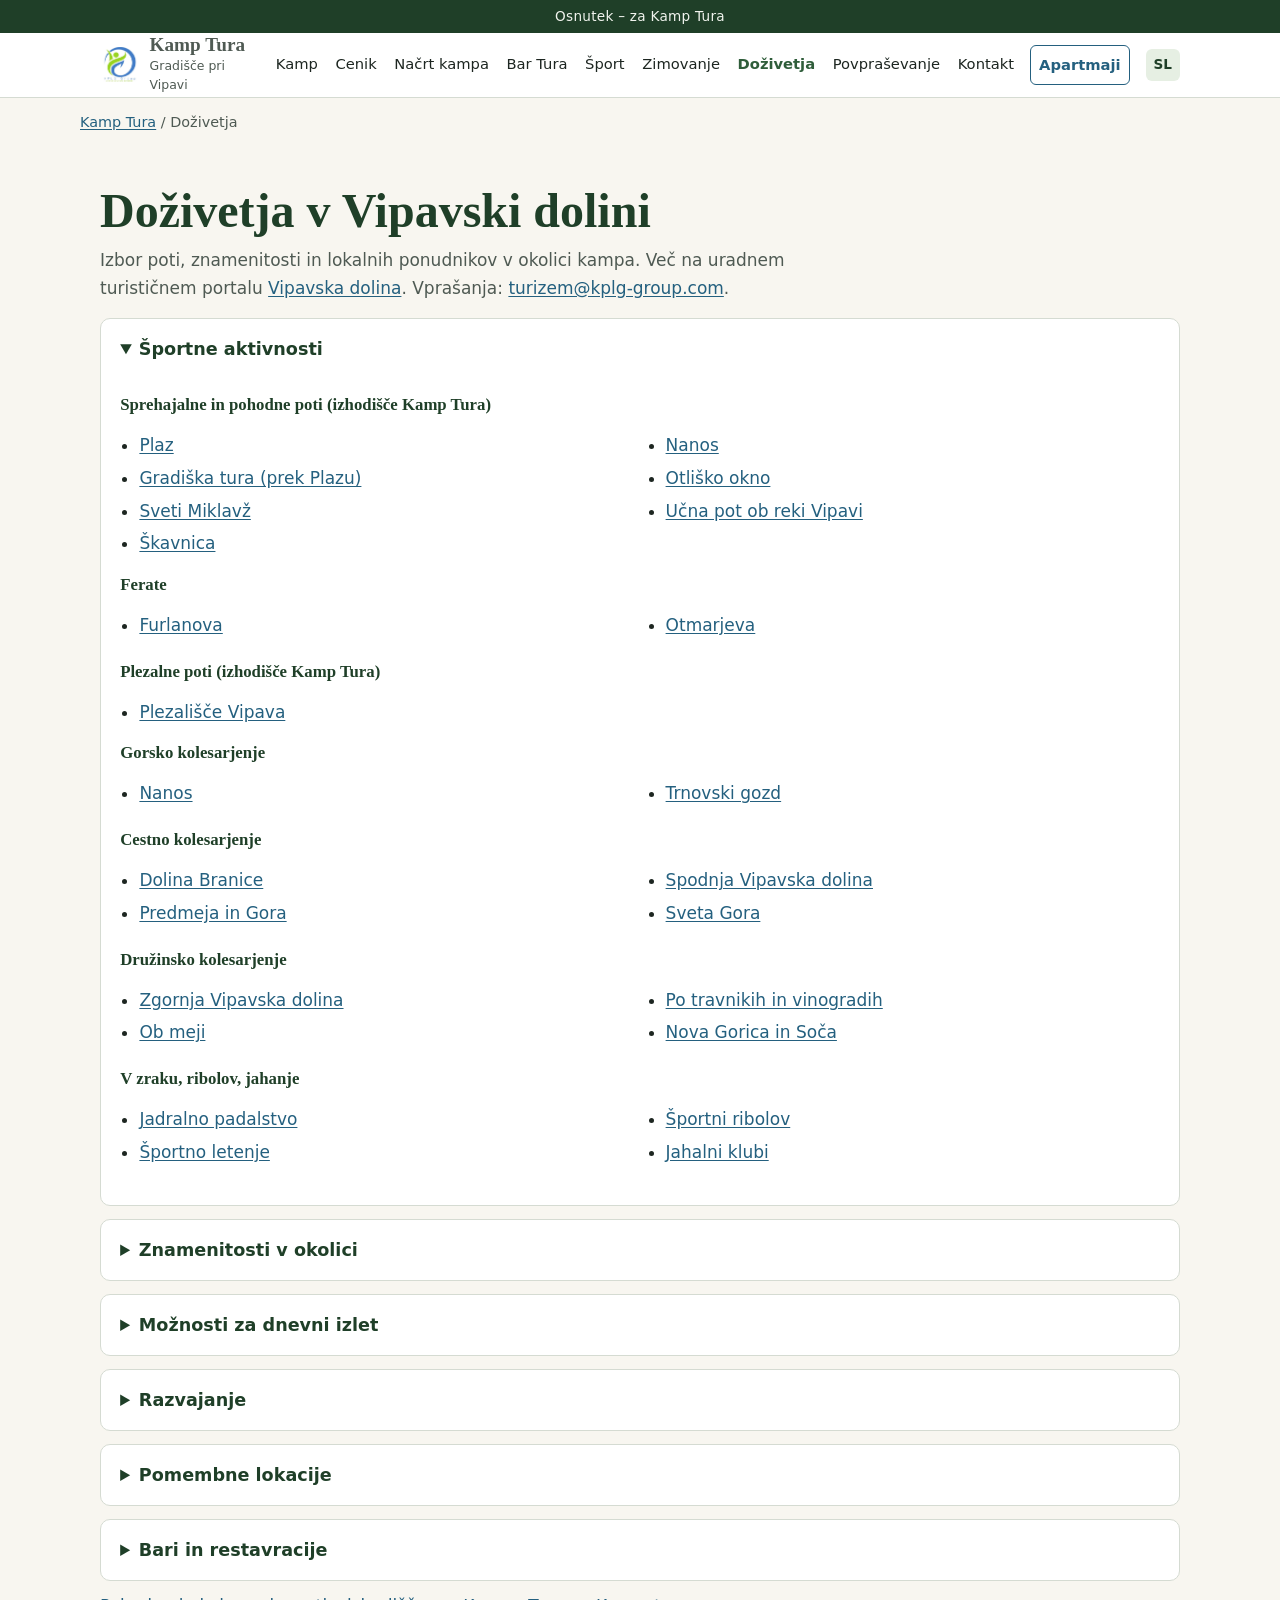
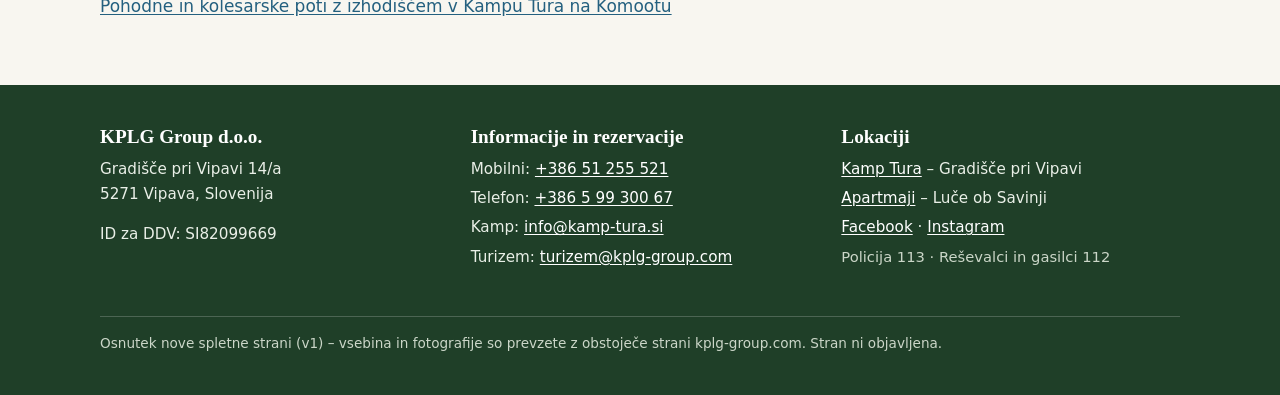
<file: p/kt-b9cdb366/kamp-dozivetja.html>
<!DOCTYPE html>
<html lang="sl">
<head>
  <meta charset="utf-8">
  <meta name="viewport" content="width=device-width, initial-scale=1">
  <meta name="robots" content="noindex, nofollow">
  <title>Doživetja v Vipavski dolini – Kamp Tura</title>
  <meta name="description" content="Pohodne poti, ferate, kolesarjenje, znamenitosti in izleti v okolici Kampa Tura v Vipavski dolini.">
  <!-- JEZIKI: ko bodo prevodi pripravljeni, tu dodaj
       <link rel="alternate" hreflang="it|en|de" href="/it/...">  -->
  <link rel="stylesheet" href="css/slog.css">
</head>
<body>
  <a class="preskok" href="#vsebina">Preskoči na vsebino</a>
  <div class="osnutek-trak">Osnutek – za Kamp Tura</div>
  <header class="glava">
    <div class="vsebnik">
      <a class="znamka" href="index.html">
        <img src="slike/logo-kplg.jpg" alt="" width="40" height="35">
        <span><strong>Kamp Tura</strong><span>Gradišče pri Vipavi</span></span>
      </a>
      <div class="glava-desno">
        <!-- JEZIKI: preklopnik jezikov. Zaenkrat samo SL.
             Kasneje dodaj <li><a href="/it/" lang="it" hreflang="it">IT</a></li>, EN, DE. -->
        <ul class="jeziki" aria-label="Jezik">
          <li><a href="kamp-dozivetja.html" lang="sl" aria-current="true">SL</a></li>
        </ul>
        <button class="meni-gumb" type="button" aria-expanded="false" aria-controls="glavni-meni">
          <span class="crte" aria-hidden="true"></span> Meni
        </button>
      </div>
      <nav class="meni" id="glavni-meni" aria-label="Glavni meni">
        <ul>
        <li><a href="kamp.html">Kamp</a></li>
        <li><a href="kamp.html#cenik">Cenik</a></li>
        <li><a href="kamp.html#nacrt">Načrt kampa</a></li>
        <li><a href="kamp-bar.html">Bar Tura</a></li>
        <li><a href="kamp-sport.html">Šport</a></li>
        <li><a href="kamp-zimovanje.html">Zimovanje</a></li>
        <li><a href="kamp-dozivetja.html" aria-current="page">Doživetja</a></li>
        <li><a href="kamp.html#povprasevanje">Povpraševanje</a></li>
        <li><a href="kontakt.html">Kontakt</a></li>
        <li class="preklop"><a href="apartmaji.html">Apartmaji</a></li>
        </ul>
      </nav>
    </div>
  </header>
  <main id="vsebina" tabindex="-1">
    <div class="vsebnik drobtine"><nav aria-label="Drobtine"><a href="kamp.html">Kamp Tura</a> / <span aria-current="page">Doživetja</span></nav></div>
    <section class="razdelek" aria-labelledby="doz-naslov">
      <div class="vsebnik">
        <h1 id="doz-naslov">Doživetja v Vipavski dolini</h1>
        <p class="uvodnik">Izbor poti, znamenitosti in lokalnih ponudnikov v okolici kampa. Več na uradnem turističnem portalu <a href="https://www.vipavskadolina.si/">Vipavska dolina</a>. Vprašanja: <a href="mailto:turizem@kplg-group.com">turizem@kplg-group.com</a>.</p>
        <details class="skupina" open>
          <summary>Športne aktivnosti</summary>
          <div>
            <h3>Sprehajalne in pohodne poti (izhodišče Kamp Tura)</h3>
            <ul class="povezave">
              <li><a href="https://share.google/BIa18SK7pKfB0lGUh">Plaz</a></li>
              <li><a href="https://www.hike.uno/hiking_tour/gradisce_gradiska_tura_via_plaz/26/863/7759">Gradiška tura (prek Plazu)</a></li>
              <li><a href="https://www.hribi.net/gora/sveti_miklavz_nad_vipavo/26/862">Sveti Miklavž</a></li>
              <li><a href="https://www.hike.uno/hiking_tour/gradisce_vojkova_koca_na_nanosu_easier_path/26/471/3612">Škavnica</a></li>
              <li><a href="https://www.hike.uno/hiking_tour/gradisce_vojkova_koca_na_nanosu_easier_path/26/471/3612">Nanos</a></li>
              <li><a href="https://www.vipavskadolina.si/aktivno/pohodnistvo/poti/otlisko-okno">Otliško okno</a></li>
              <li><a href="https://www.vipavskadolina.si/aktivno/pohodnistvo/poti/ucna-pot-ob-reki-vipavi">Učna pot ob reki Vipavi</a></li>
            </ul>
            <h3>Ferate</h3>
            <ul class="povezave">
              <li><a href="https://www.hike.uno/hiking_tour/gradisce__gradiska_tura_furlan_way/26/863/2017">Furlanova</a></li>
              <li><a href="https://www.hike.uno/hiking_tour/gradisce__gradiska_tura_furlan_way/26/863/2017">Otmarjeva</a></li>
            </ul>
            <h3>Plezalne poti (izhodišče Kamp Tura)</h3>
            <ul class="povezave">
              <li><a href="https://plezanje.net/plezalisce/vipava">Plezališče Vipava</a></li>
            </ul>
            <h3>Gorsko kolesarjenje</h3>
            <ul class="povezave">
              <li><a href="https://www.vipavskadolina.si/aktivno/kolesarjenje/gorsko-kolesarjenje/nanos">Nanos</a></li>
              <li><a href="https://www.vipavskadolina.si/aktivno/kolesarjenje/gorsko-kolesarjenje/trnovski-gozd">Trnovski gozd</a></li>
            </ul>
            <h3>Cestno kolesarjenje</h3>
            <ul class="povezave">
              <li><a href="https://www.vipavskadolina.si/aktivno/kolesarjenje/cestno-kolesarjenje/dolina-branice">Dolina Branice</a></li>
              <li><a href="https://www.vipavskadolina.si/aktivno/kolesarjenje/cestno-kolesarjenje/predmejski-klanec-in-gora">Predmeja in Gora</a></li>
              <li><a href="https://www.vipavskadolina.si/aktivno/kolesarjenje/cestno-kolesarjenje/spodnja-vipavska-dolina">Spodnja Vipavska dolina</a></li>
              <li><a href="https://www.vipavskadolina.si/aktivno/kolesarjenje/cestno-kolesarjenje/sveta-gora">Sveta Gora</a></li>
            </ul>
            <h3>Družinsko kolesarjenje</h3>
            <ul class="povezave">
              <li><a href="https://www.vipavskadolina.si/aktivno/kolesarjenje/druzinsko-kolesarjenje/zgornja-vipavska-dolina">Zgornja Vipavska dolina</a></li>
              <li><a href="https://www.vipavskadolina.si/aktivno/kolesarjenje/druzinsko-kolesarjenje/ob-meji">Ob meji</a></li>
              <li><a href="https://www.vipavskadolina.si/aktivno/kolesarjenje/druzinsko-kolesarjenje/med-polji-in-vinogradi-do-svetega-martina">Po travnikih in vinogradih</a></li>
              <li><a href="https://www.vipavskadolina.si/aktivno/kolesarjenje/druzinsko-kolesarjenje/kolesarska-pot-plavenova-gorica">Nova Gorica in Soča</a></li>
            </ul>
            <h3>V zraku, ribolov, jahanje</h3>
            <ul class="povezave">
              <li><a href="https://www.vipavskadolina.si/aktivno/padalstvo-in-letenje/jadralno-padalstvo">Jadralno padalstvo</a></li>
              <li><a href="https://www.vipavskadolina.si/aktivno/padalstvo-in-letenje/sportno-letenje">Športno letenje</a></li>
              <li><a href="https://www.vipavskadolina.si/aktivno/ribolov">Športni ribolov</a></li>
              <li><a href="https://www.vipavskadolina.si/aktivno/jahanje">Jahalni klubi</a></li>
            </ul>
          </div>
        </details>
        <details class="skupina">
          <summary>Znamenitosti v okolici</summary>
          <div>
            <h3>Vipava (1–3 km)</h3>
            <ul class="povezave">
              <li><a href="https://www.vipavskadolina.si/odkrivaj/dediscina/kultura/gradovi-in-dvorci/dvorec-lanthieri-v-vipavi">Lanthierijev dvorec</a></li>
              <li><a href="https://www.vipavskadolina.si/odkrivaj/dediscina/kultura/gradovi-in-dvorci/dvorec-zemono-pri-vipavi">Dvorec Zemono</a></li>
              <li><a href="https://www.vipavskadolina.si/odkrivaj/dediscina/kultura/gradovi-in-dvorci/stari-grad-v-vipavi">Stari grad Vipava</a></li>
              <li><a href="https://www.vipavskadolina.si/odkrivaj/dediscina/kultura/gradovi-in-dvorci/tabor-v-vipavi">Tabor</a></li>
              <li><a href="https://www.vipavskadolina.si/odkrivaj/dediscina/kultura/gradovi-in-dvorci/grad-loze">Grad Lože</a></li>
            </ul>
            <h3>Ajdovščina (5–7 km)</h3>
            <ul class="povezave">
              <li><a href="https://www.vipavskadolina.si/en/odkrivaj/dediscina/narava/reke/reka-hubelj">Izvir Hublja</a></li>
              <li><a href="https://www.vipavskadolina.si/en/odkrivaj/dediscina/kultura/dediscina-rimljanov/rimska-utrdba-castra">Rimska utrdba Castra</a></li>
              <li><a href="https://www.vipavskadolina.si/odkrivaj/dediscina/kultura/sakralna-dediscina/kapucinski-samostan-v-vipavskem-krizu">Vipavski Križ</a></li>
              <li><a href="https://www.vipavskadolina.si/odkrivaj/dediscina/kultura/muzeji-in-galerije/pilonova-galerija-ajdovscina">Pilonova galerija</a></li>
            </ul>
            <h3>Nova Gorica (30–40 km)</h3>
            <ul class="povezave">
              <li><a href="https://www.vipavskadolina.si/odkrivaj/dediscina/kultura/muzeji-in-galerije/pomnik-miru-na-cerju">Cerje, pomnik miru</a></li>
              <li><a href="https://www.vipavskadolina.si/odkrivaj/dediscina/kultura/muzeji-in-galerije/sabotin-park-miru">Sabotin, park miru</a></li>
              <li><a href="https://www.vipavskadolina.si/odkrivaj/dediscina/kultura/muzeji-in-galerije/grad-kromberk">Grad Kromberk</a></li>
              <li><a href="https://www.vipavskadolina.si/odkrivaj/dediscina/kultura/arhitekturne-posebnosti/solkanski-most">Solkanski most</a></li>
              <li><a href="https://www.vipavskadolina.si/odkrivaj/dediscina/kultura/arhitekturne-posebnosti/trg-evrope">Trg Evrope</a></li>
              <li><a href="https://www.vipavskadolina.si/odkrivaj/dediscina/kultura/sakralna-dediscina/bazilika-na-sveti-gori">Sveta Gora</a> <small>(bazilika in frančiškanski samostan)</small></li>
              <li><a href="https://www.vipavskadolina.si/odkrivaj/dediscina/kultura/sakralna-dediscina/franciskanski-samostan-kostanjevica-v-novi-gorici">Samostan Kostanjevica</a></li>
            </ul>
            <h3>Idrija (35 km)</h3>
            <ul class="povezave">
              <li><a href="https://www.visit-idrija.si/en/plan-your-stay/packages/105/discover-the-history-of-mercury-ore-/">Rudnik živega srebra</a></li>
              <li><a href="https://www.visit-idrija.si/en/experience/2019092610280579/idrija-lace">Idrijska čipka</a></li>
              <li><a href="https://www.visit-idrija.si/en/experience/2019092610525116/unesco-global-geopark-idrija">UNESCO Geopark</a></li>
            </ul>
          </div>
        </details>
        <details class="skupina">
          <summary>Možnosti za dnevni izlet</summary>
          <div>
            <h3>Ljubljana (70 km)</h3>
            <ul class="povezave">
              <li><a href="https://www.visitljubljana.com/sl/turizem-ljubljana/">Ljubljana</a></li>
              <li><a href="https://www.ljubljanskigrad.si/sl/">Ljubljanski grad</a></li>
            </ul>
            <h3>Kras (20–40 km)</h3>
            <ul class="povezave">
              <li><a href="https://www.lipica.org/sl/">Lipica</a></li>
              <li><a href="https://www.park-skocjanske-jame.si/">Škocjanske jame</a></li>
              <li><a href="https://www.visitstanjel.si/">Štanjel</a></li>
              <li><a href="https://www.postojnska-jama.eu/sl/">Postojnska jama</a></li>
              <li><a href="https://www.postojnska-jama.eu/en/predjama-castle/">Predjamski grad</a></li>
            </ul>
            <h3>Nova Gorica, Brda in Idrija (30 km)</h3>
            <ul class="povezave">
              <li><a href="https://www.gorica.net/">Nova Gorica</a> <small>(Evropska prestolnica kulture 2025)</small></li>
              <li><a href="https://www.brda.si/">Goriška Brda</a> <small>(vinorodna pokrajina)</small></li>
              <li><a href="https://www.visit-idrija.si/en/">Idrija</a> <small>(rudnik živega srebra, dediščina UNESCO)</small></li>
            </ul>
            <h3>Obala (60–90 km)</h3>
            <ul class="povezave">
              <li><a href="https://www.portoroz.si/si/">Portorož</a></li>
              <li><a href="https://www.kpss.si/en">Krajinski park Sečoveljske soline</a></li>
              <li><a href="https://piran.si/">Piran</a></li>
              <li><a href="https://www.turismofvg.it/en/trieste">Trst</a></li>
            </ul>
          </div>
        </details>
        <details class="skupina">
          <summary>Razvajanje</summary>
          <div>
            <h3>Bazeni</h3>
            <ul class="povezave">
              <li><a href="https://www.zs-ajdovscina.si/sportni_objekti/zunanje_sportne_povrsine/letno_kopalisce/">Bazen Ajdovščina</a></li>
              <li><a href="https://www.sz-ng.si/objekti/zunanji-kopaliski-kompleks">Bazen Nova Gorica</a></li>
            </ul>
            <h3>Naravna kopališča</h3>
            <ul class="povezave">
              <li><a href="https://kraji.eu/slovenija/soteska_bela/photos/eng">Soteska Bela</a></li>
              <li><a href="https://www.google.com/maps/d/u/0/edit?mid=1YZz9BZcZvV5PMwrDhDZgVh6L7lZoOv8&amp;usp=sharing">Reka Vipava</a></li>
              <li><a href="https://www.visit-idrija.si/sl/dozivi/tocka/2020111215075816/na_kopanje_ali_piknik_v_idrijsko_belo/">Idrijska Bela</a></li>
              <li><a href="https://www.vipavskadolina.si/odkrivaj/dediscina/narava/reke/reka-soca">Reka Soča – Solkan</a></li>
              <li><a href="https://www.vipavskadolina.si/odkrivaj/dediscina/narava/reke/reka-hubelj">Reka Hubelj</a></li>
              <li><a href="https://www.turismofvg.it/sea/beach-marina-julia?LangSetCMS=en">Tržič, Italija (morje)</a></li>
              <li><a href="https://www.turismofvg.it/trieste-beaches/sistiana-bay?LangSetCMS=en">Sesljan, Italija (morje)</a></li>
            </ul>
            <h3>Vinske degustacije in vinoteke (1–3 km)</h3>
            <ul class="povezave">
              <li><a href="https://www.facebook.com/p/Vinoteka-Koren-Vipava-wine-100068047355534/">Vinoteka Koren, Vipava</a> <small>(vinoteka)</small></li>
              <li><a href="https://jamsek1887wine.com/">Vina Jamšek, Manče</a> <small>(vinarstvo, degustacije, prodaja vina)</small></li>
              <li><a href="https://vinapoljsak.com/">Vina Poljšak, Gradišče</a> <small>(vinarstvo, degustacije, prodaja vina, peš razdalja)</small></li>
              <li><a href="https://vino-petric.com/en/">Vina Petrič, Slap</a> <small>(vinarstvo, degustacije, prodaja vina)</small></li>
              <li><a href="https://www.vino-zorz.si/">Vina Žorž, Slap</a> <small>(vinarstvo, degustacije, prodaja vina, prevoz)</small></li>
            </ul>
          </div>
        </details>
        <details class="skupina">
          <summary>Pomembne lokacije</summary>
          <div>
            <h3>Trgovine, lekarne, zdravnik, bencinski servis</h3>
            <ul class="povezave">
              <li><a href="https://www.petrol.si/prodajna-mesta/1530-bs-vipava-bencinski-servis">Petrol Vipava</a> <small>(bencinski servis)</small></li>
              <li><a href="https://www.petrol.si/prodajna-mesta/0173-bs-ajdovscina-vipavska-bencinski-servis">Petrol Ajdovščina</a> <small>(bencinski servis)</small></li>
              <li><a href="https://www.fama.si/">Fama Vipava</a> <small>(trgovina)</small></li>
              <li><a href="https://www.vipava.si/vsebina/zdravstvena-postaja-vipava-">Ambulanta Vipava</a></li>
              <li><a href="https://obcina.vipava.si/objava/573792">Zdravstveni dom Ajdovščina</a></li>
              <li><a href="https://lekarna-ajdovscina.si/">Lekarna Ajdovščina</a></li>
              <li><a href="https://www.ajdovscina.si/drzavne_institucije/2012082914090891/Policijska%20postaja%20Ajdov%C5%A1%C4%8Dina%20/">Policijska postaja Ajdovščina</a></li>
            </ul>
          </div>
        </details>
        <details class="skupina">
          <summary>Bari in restavracije</summary>
          <div>
            <ul class="povezave">
              <li><a href="https://www.facebook.com/picerijanaplacu.vipava/">Picerija Na placu, Vipava</a> <small>(picerija, špageterija)</small></li>
              <li><a href="https://www.facebook.com/p/Nora-Nona-61586413974349/">Picerija Nora nona, Vipava</a> <small>(picerija, špageterija)</small></li>
              <li><a href="https://picerija-anja.si/">Picerija Anja, Vrhpolje</a> <small>(picerija, špageterija, domača hrana)</small></li>
              <li><a href="https://prikobalu.si/">Pri Kobalu, Vrhpolje</a> <small>(picerija, domača hrana)</small></li>
              <li><a href="https://www.jollyvipava.si/">Jolly, Vipava</a> <small>(burgerji)</small></li>
              <li><a href="https://gustl.si/">Gustl, Vipava</a> <small>(kulinarika)</small></li>
              <li><a href="https://www.podfarovz.si/">Podfarovž, Vipava</a> <small>(kulinarika)</small></li>
              <li><a href="https://www.majerija.si/sl/">Majerija, Slap pri Vipavi</a> <small>(kulinarika)</small></li>
              <li><a href="https://prilojzetu.com/">Pri Lojzetu, Zemono</a> <small>(Michelinova restavracija)</small></li>
            </ul>
          </div>
        </details>
        <p><a href="https://www.komoot.com/user/5224381215507">Pohodne in kolesarske poti z izhodiščem v Kampu Tura na Komootu</a></p>
      </div>
    </section>
  </main>
  <footer class="noga">
    <div class="vsebnik">
      <div class="mreza tri">
        <div>
          <h2>KPLG Group d.o.o.</h2>
          <p>Gradišče pri Vipavi 14/a<br>5271 Vipava, Slovenija</p>
          <p>ID za DDV: SI82099669</p>
        </div>
        <div>
          <h2>Informacije in rezervacije</h2>
          <ul>
            <li>Mobilni: <a href="tel:+38651255521">+386 51 255 521</a></li>
            <li>Telefon: <a href="tel:+38659930067">+386 5 99 300 67</a></li>
            <li>Kamp: <a href="mailto:info@kamp-tura.si">info@kamp-tura.si</a></li>
            <li>Turizem: <a href="mailto:turizem@kplg-group.com">turizem@kplg-group.com</a></li>
          </ul>
        </div>
        <div>
          <h2>Lokaciji</h2>
          <ul>
            <li><a href="kamp.html">Kamp Tura</a> – Gradišče pri Vipavi</li>
            <li><a href="apartmaji.html">Apartmaji</a> – Luče ob Savinji</li>
            <li><a href="https://www.facebook.com/KampTura.Vipava/">Facebook</a> · <a href="https://www.instagram.com/kamp_tura/">Instagram</a></li>
          </ul>
          <p class="opomba" style="color:#cbd6c8">Policija 113 · Reševalci in gasilci 112</p>
        </div>
      </div>
      <p class="spodaj">Osnutek nove spletne strani (v1) – vsebina in fotografije so prevzete z obstoječe strani kplg-group.com. Stran ni objavljena.</p>
    </div>
  </footer>
  <script src="js/skripta.js" defer></script>
</body>
</html>
</file>
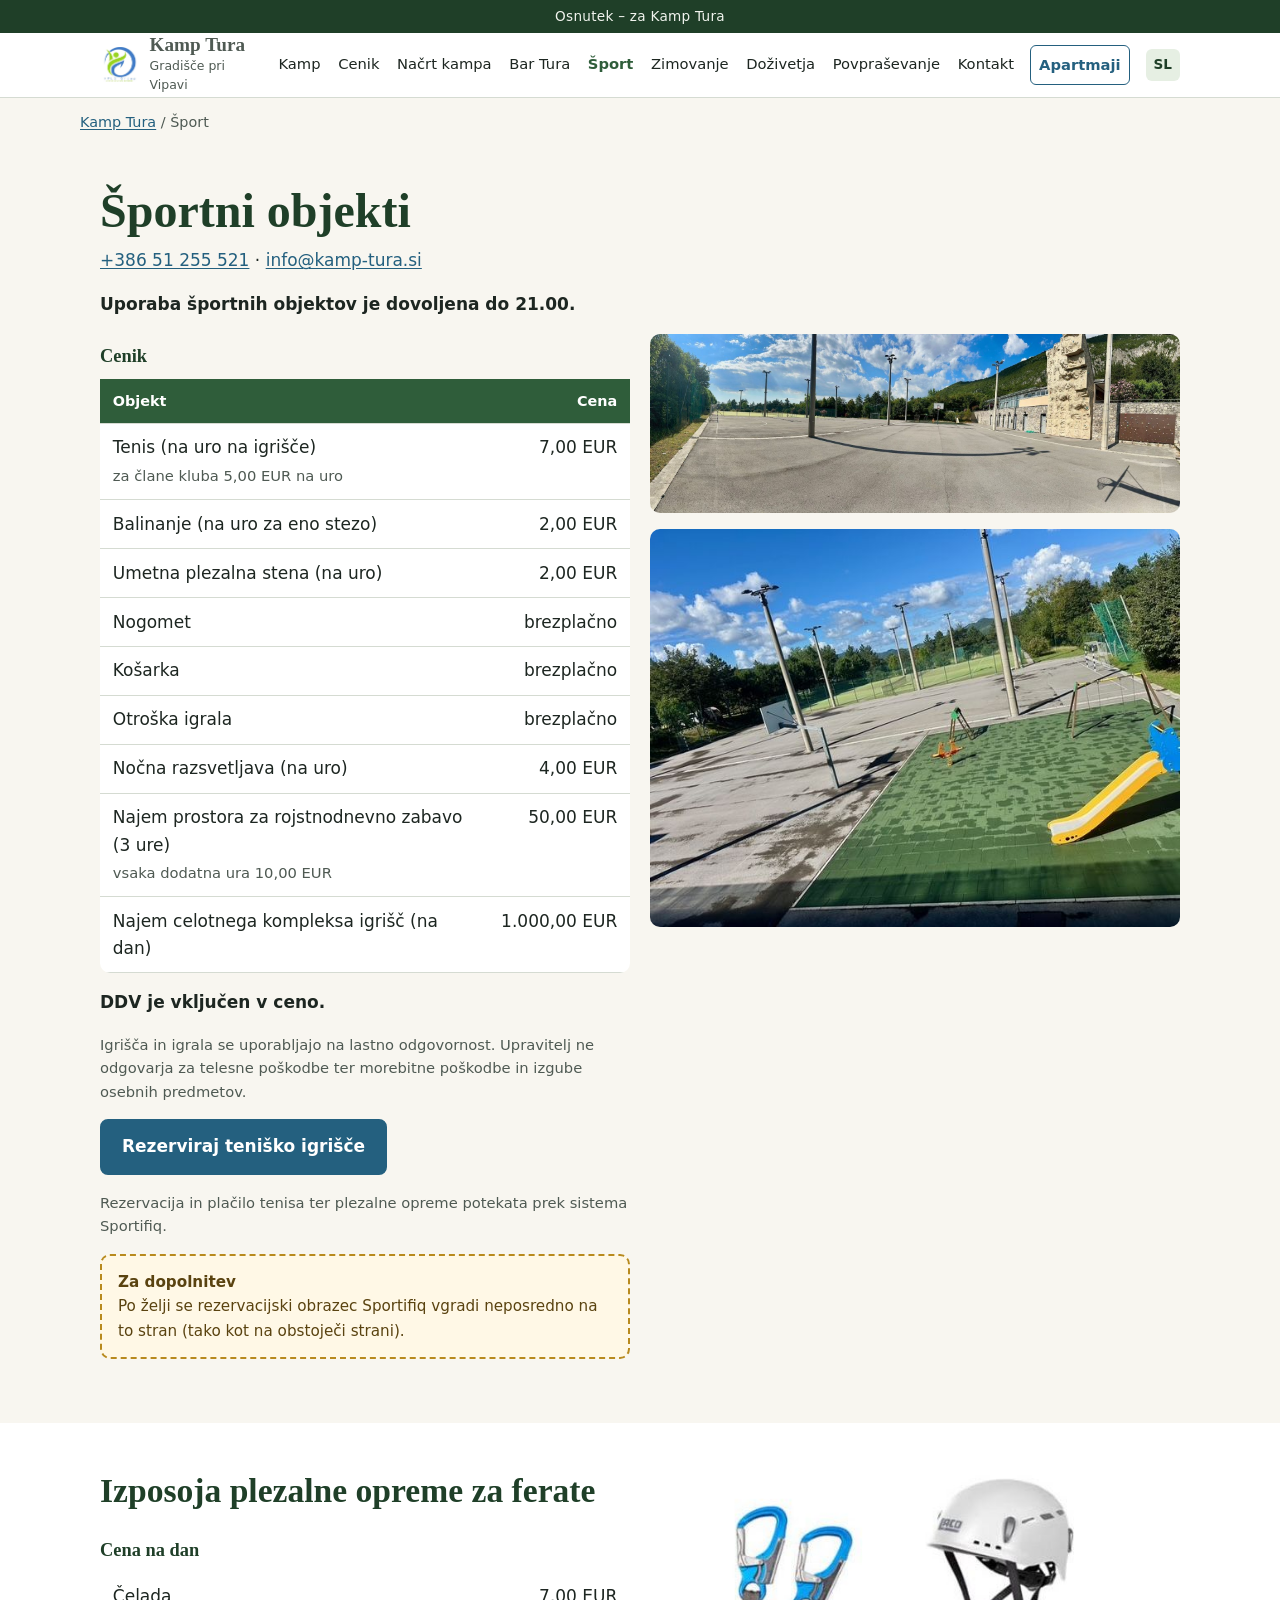
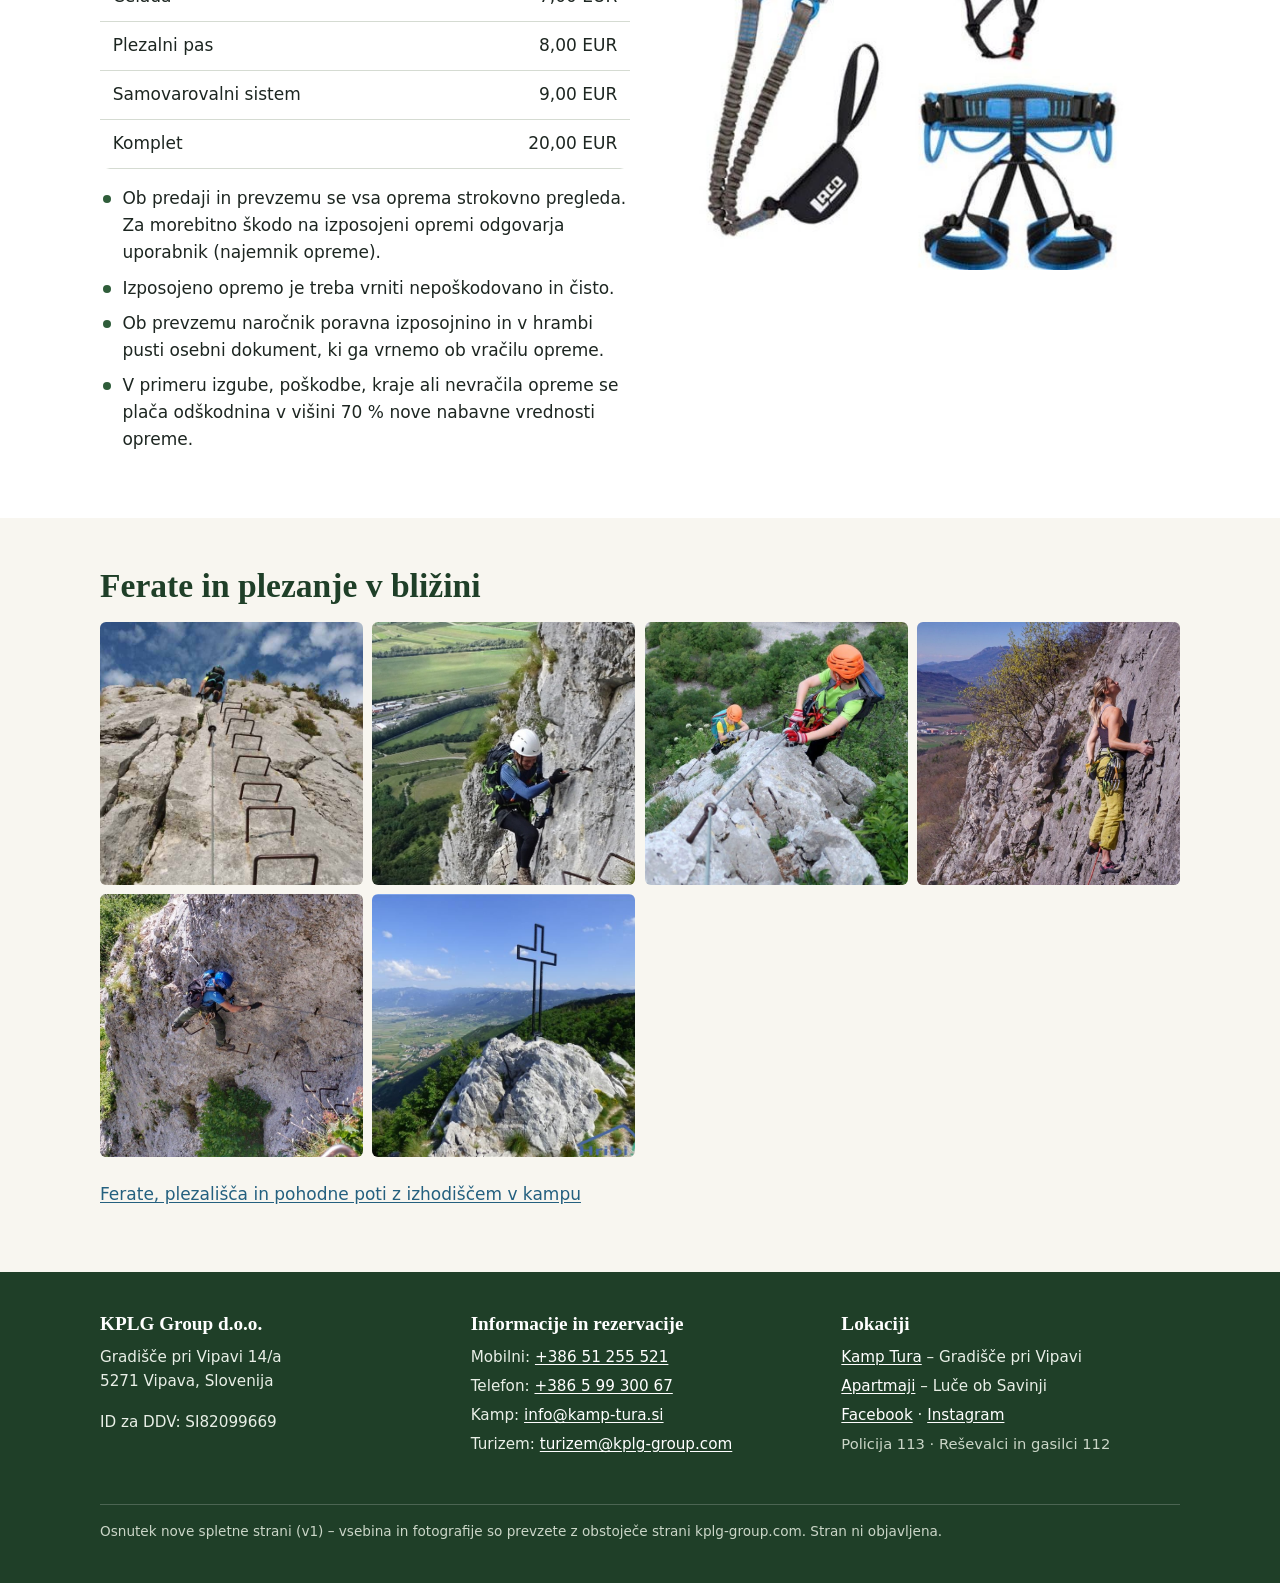
<file: p/kt-b9cdb366/kamp-sport.html>
<!DOCTYPE html>
<html lang="sl">
<head>
  <meta charset="utf-8">
  <meta name="viewport" content="width=device-width, initial-scale=1">
  <meta name="robots" content="noindex, nofollow">
  <title>Šport – Kamp Tura</title>
  <meta name="description" content="Športni objekti v Kampu Tura: cenik tenisa, balinanja, plezalne stene in izposoja opreme za ferate.">
  <!-- JEZIKI: ko bodo prevodi pripravljeni, tu dodaj
       <link rel="alternate" hreflang="it|en|de" href="/it/...">  -->
  <link rel="stylesheet" href="css/slog.css">
</head>
<body>
  <a class="preskok" href="#vsebina">Preskoči na vsebino</a>
  <div class="osnutek-trak">Osnutek – za Kamp Tura</div>
  <header class="glava">
    <div class="vsebnik">
      <a class="znamka" href="index.html">
        <img src="slike/logo-kplg.jpg" alt="" width="40" height="35">
        <span><strong>Kamp Tura</strong><span>Gradišče pri Vipavi</span></span>
      </a>
      <div class="glava-desno">
        <!-- JEZIKI: preklopnik jezikov. Zaenkrat samo SL.
             Kasneje dodaj <li><a href="/it/" lang="it" hreflang="it">IT</a></li>, EN, DE. -->
        <ul class="jeziki" aria-label="Jezik">
          <li><a href="kamp-sport.html" lang="sl" aria-current="true">SL</a></li>
        </ul>
        <button class="meni-gumb" type="button" aria-expanded="false" aria-controls="glavni-meni">
          <span class="crte" aria-hidden="true"></span> Meni
        </button>
      </div>
      <nav class="meni" id="glavni-meni" aria-label="Glavni meni">
        <ul>
        <li><a href="kamp.html">Kamp</a></li>
        <li><a href="kamp.html#cenik">Cenik</a></li>
        <li><a href="kamp.html#nacrt">Načrt kampa</a></li>
        <li><a href="kamp-bar.html">Bar Tura</a></li>
        <li><a href="kamp-sport.html" aria-current="page">Šport</a></li>
        <li><a href="kamp-zimovanje.html">Zimovanje</a></li>
        <li><a href="kamp-dozivetja.html">Doživetja</a></li>
        <li><a href="kamp.html#povprasevanje">Povpraševanje</a></li>
        <li><a href="kontakt.html">Kontakt</a></li>
        <li class="preklop"><a href="apartmaji.html">Apartmaji</a></li>
        </ul>
      </nav>
    </div>
  </header>
  <main id="vsebina" tabindex="-1">
    <div class="vsebnik drobtine"><nav aria-label="Drobtine"><a href="kamp.html">Kamp Tura</a> / <span aria-current="page">Šport</span></nav></div>
    <section class="razdelek" aria-labelledby="sport-naslov">
      <div class="vsebnik">
        <h1 id="sport-naslov">Športni objekti</h1>
        <p><a href="tel:+38651255521">+386 51 255 521</a> · <a href="mailto:info@kamp-tura.si">info@kamp-tura.si</a></p>
        <p><strong>Uporaba športnih objektov je dovoljena do 21.00.</strong></p>
        <div class="mreza dva">
          <div class="tabela-ovoj">
            <table class="cenik">
              <caption>Cenik</caption>
              <thead><tr><th scope="col">Objekt</th><th scope="col">Cena</th></tr></thead>
              <tbody>
                <tr><th scope="row">Tenis (na uro na igrišče)<br><span class="opomba">za člane kluba 5,00 EUR na uro</span></th><td>7,00 EUR</td></tr>
                <tr><th scope="row">Balinanje (na uro za eno stezo)</th><td>2,00 EUR</td></tr>
                <tr><th scope="row">Umetna plezalna stena (na uro)</th><td>2,00 EUR</td></tr>
                <tr><th scope="row">Nogomet</th><td>brezplačno</td></tr>
                <tr><th scope="row">Košarka</th><td>brezplačno</td></tr>
                <tr><th scope="row">Otroška igrala</th><td>brezplačno</td></tr>
                <tr><th scope="row">Nočna razsvetljava (na uro)</th><td>4,00 EUR</td></tr>
                <tr><th scope="row">Najem prostora za rojstnodnevno zabavo (3 ure)<br><span class="opomba">vsaka dodatna ura 10,00 EUR</span></th><td>50,00 EUR</td></tr>
                <tr><th scope="row">Najem celotnega kompleksa igrišč (na dan)</th><td>1.000,00 EUR</td></tr>
              </tbody>
            </table>
            <p><strong>DDV je vključen v ceno.</strong></p>
            <p class="opomba">Igrišča in igrala se uporabljajo na lastno odgovornost. Upravitelj ne odgovarja za telesne poškodbe ter morebitne poškodbe in izgube osebnih predmetov.</p>
            <p><a class="gumb moder" href="https://kamp-tura.sportifiq.com/booking">Rezerviraj teniško igrišče</a></p>
            <p class="opomba">Rezervacija in plačilo tenisa ter plezalne opreme potekata prek sistema Sportifiq.</p>
            <div class="dopolni"><strong>Za dopolnitev</strong>Po želji se rezervacijski obrazec Sportifiq vgradi neposredno na to stran (tako kot na obstoječi strani).</div>
          </div>
          <div>
            <img src="slike/sport-igrisca.jpg" alt="Asfaltna igrišča z razsvetljavo pod gozdnatim pobočjem" width="1600" height="542" loading="lazy" style="border-radius:10px;margin-bottom:1rem">
            <img src="slike/sport-otrosko-igrisce.jpg" alt="Otroško igrišče s toboganom" width="640" height="480" loading="lazy" style="border-radius:10px">
          </div>
        </div>
      </div>
    </section>
    <section class="razdelek svetel" id="oprema" aria-labelledby="oprema-naslov">
      <div class="vsebnik mreza dva">
        <div>
          <h2 id="oprema-naslov">Izposoja plezalne opreme za ferate</h2>
          <table class="cenik">
            <caption>Cena na dan</caption>
            <tbody>
              <tr><th scope="row">Čelada</th><td>7,00 EUR</td></tr>
              <tr><th scope="row">Plezalni pas</th><td>8,00 EUR</td></tr>
              <tr><th scope="row">Samovarovalni sistem</th><td>9,00 EUR</td></tr>
              <tr><th scope="row">Komplet</th><td>20,00 EUR</td></tr>
            </tbody>
          </table>
          <ul class="dejstva">
            <li>Ob predaji in prevzemu se vsa oprema strokovno pregleda. Za morebitno škodo na izposojeni opremi odgovarja uporabnik (najemnik opreme).</li>
            <li>Izposojeno opremo je treba vrniti nepoškodovano in čisto.</li>
            <li>Ob prevzemu naročnik poravna izposojnino in v hrambi pusti osebni dokument, ki ga vrnemo ob vračilu opreme.</li>
            <li>V primeru izgube, poškodbe, kraje ali nevračila opreme se plača odškodnina v višini 70 % nove nabavne vrednosti opreme.</li>
          </ul>
        </div>
        <div>
          <img src="slike/oprema-ferata.jpg" alt="Komplet za ferate: čelada, plezalni pas in samovarovalni sistem" width="600" height="451" loading="lazy">
        </div>
      </div>
    </section>
    <section class="razdelek" aria-labelledby="ferate-galerija">
      <div class="vsebnik">
        <h2 id="ferate-galerija">Ferate in plezanje v bližini</h2>
        <ul class="galerija">
          <li><img src="slike/ferata-1.jpg" alt="Jeklene stopnice ferate v skali" width="900" height="600" loading="lazy"></li>
          <li><img src="slike/ferata-2.jpg" alt="Plezalka s čelado na ferati nad Vipavsko dolino" width="848" height="1129" loading="lazy"></li>
          <li><img src="slike/ferata-3.jpg" alt="Plezalca na ferati med zelenjem" width="908" height="683" loading="lazy"></li>
          <li><img src="slike/plezanje-1.jpg" alt="Plezalka v skalni steni nad dolino" width="1200" height="800" loading="lazy"></li>
          <li><img src="slike/plezanje-2.jpg" alt="Plezalec v skali" width="1064" height="800" loading="lazy"></li>
          <li><img src="slike/razgled-z-vrha.jpg" alt="Križ na skalnem vrhu z razgledom na dolino" width="800" height="600" loading="lazy"></li>
        </ul>
        <p style="margin-top:1.5rem"><a href="kamp-dozivetja.html">Ferate, plezališča in pohodne poti z izhodiščem v kampu</a></p>
      </div>
    </section>
  </main>
  <footer class="noga">
    <div class="vsebnik">
      <div class="mreza tri">
        <div>
          <h2>KPLG Group d.o.o.</h2>
          <p>Gradišče pri Vipavi 14/a<br>5271 Vipava, Slovenija</p>
          <p>ID za DDV: SI82099669</p>
        </div>
        <div>
          <h2>Informacije in rezervacije</h2>
          <ul>
            <li>Mobilni: <a href="tel:+38651255521">+386 51 255 521</a></li>
            <li>Telefon: <a href="tel:+38659930067">+386 5 99 300 67</a></li>
            <li>Kamp: <a href="mailto:info@kamp-tura.si">info@kamp-tura.si</a></li>
            <li>Turizem: <a href="mailto:turizem@kplg-group.com">turizem@kplg-group.com</a></li>
          </ul>
        </div>
        <div>
          <h2>Lokaciji</h2>
          <ul>
            <li><a href="kamp.html">Kamp Tura</a> – Gradišče pri Vipavi</li>
            <li><a href="apartmaji.html">Apartmaji</a> – Luče ob Savinji</li>
            <li><a href="https://www.facebook.com/KampTura.Vipava/">Facebook</a> · <a href="https://www.instagram.com/kamp_tura/">Instagram</a></li>
          </ul>
          <p class="opomba" style="color:#cbd6c8">Policija 113 · Reševalci in gasilci 112</p>
        </div>
      </div>
      <p class="spodaj">Osnutek nove spletne strani (v1) – vsebina in fotografije so prevzete z obstoječe strani kplg-group.com. Stran ni objavljena.</p>
    </div>
  </footer>
  <script src="js/skripta.js" defer></script>
</body>
</html>
</file>
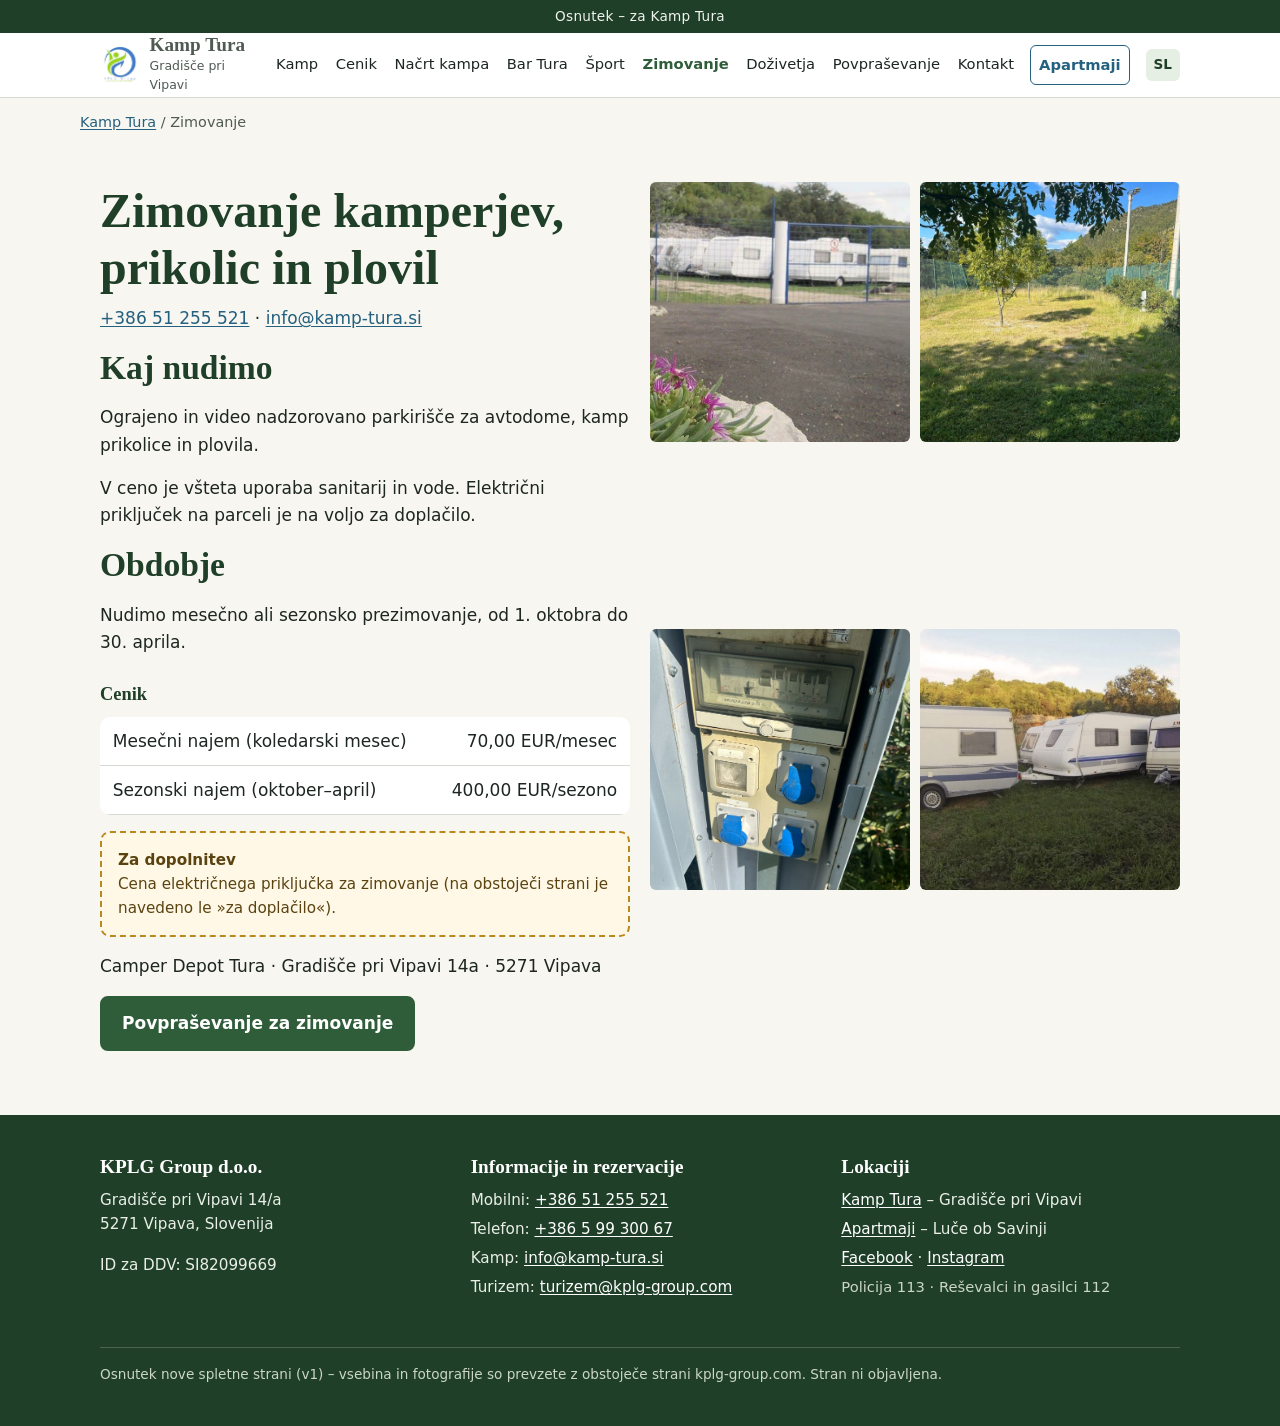
<file: p/kt-b9cdb366/kamp-zimovanje.html>
<!DOCTYPE html>
<html lang="sl">
<head>
  <meta charset="utf-8">
  <meta name="viewport" content="width=device-width, initial-scale=1">
  <meta name="robots" content="noindex, nofollow">
  <title>Zimovanje kamperjev – Kamp Tura</title>
  <meta name="description" content="Zimovanje kamperjev, prikolic in plovil v Kampu Tura: mesečni ali sezonski najem.">
  <!-- JEZIKI: ko bodo prevodi pripravljeni, tu dodaj
       <link rel="alternate" hreflang="it|en|de" href="/it/...">  -->
  <link rel="stylesheet" href="css/slog.css">
</head>
<body>
  <a class="preskok" href="#vsebina">Preskoči na vsebino</a>
  <div class="osnutek-trak">Osnutek – za Kamp Tura</div>
  <header class="glava">
    <div class="vsebnik">
      <a class="znamka" href="index.html">
        <img src="slike/logo-kplg.jpg" alt="" width="40" height="35">
        <span><strong>Kamp Tura</strong><span>Gradišče pri Vipavi</span></span>
      </a>
      <div class="glava-desno">
        <!-- JEZIKI: preklopnik jezikov. Zaenkrat samo SL.
             Kasneje dodaj <li><a href="/it/" lang="it" hreflang="it">IT</a></li>, EN, DE. -->
        <ul class="jeziki" aria-label="Jezik">
          <li><a href="kamp-zimovanje.html" lang="sl" aria-current="true">SL</a></li>
        </ul>
        <button class="meni-gumb" type="button" aria-expanded="false" aria-controls="glavni-meni">
          <span class="crte" aria-hidden="true"></span> Meni
        </button>
      </div>
      <nav class="meni" id="glavni-meni" aria-label="Glavni meni">
        <ul>
        <li><a href="kamp.html">Kamp</a></li>
        <li><a href="kamp.html#cenik">Cenik</a></li>
        <li><a href="kamp.html#nacrt">Načrt kampa</a></li>
        <li><a href="kamp-bar.html">Bar Tura</a></li>
        <li><a href="kamp-sport.html">Šport</a></li>
        <li><a href="kamp-zimovanje.html" aria-current="page">Zimovanje</a></li>
        <li><a href="kamp-dozivetja.html">Doživetja</a></li>
        <li><a href="kamp.html#povprasevanje">Povpraševanje</a></li>
        <li><a href="kontakt.html">Kontakt</a></li>
        <li class="preklop"><a href="apartmaji.html">Apartmaji</a></li>
        </ul>
      </nav>
    </div>
  </header>
  <main id="vsebina" tabindex="-1">
    <div class="vsebnik drobtine"><nav aria-label="Drobtine"><a href="kamp.html">Kamp Tura</a> / <span aria-current="page">Zimovanje</span></nav></div>
    <section class="razdelek" aria-labelledby="depo-naslov">
      <div class="vsebnik mreza dva">
        <div>
          <h1 id="depo-naslov">Zimovanje kamperjev, prikolic in plovil</h1>
          <p><a href="tel:+38651255521">+386 51 255 521</a> · <a href="mailto:info@kamp-tura.si">info@kamp-tura.si</a></p>
          <h2>Kaj nudimo</h2>
          <p>Ograjeno in video nadzorovano parkirišče za avtodome, kamp prikolice in plovila.</p>
          <p>V ceno je všteta uporaba sanitarij in vode. Električni priključek na parceli je na voljo za doplačilo.</p>
          <h2>Obdobje</h2>
          <p>Nudimo mesečno ali sezonsko prezimovanje, od 1. oktobra do 30. aprila.</p>
          <table class="cenik">
            <caption>Cenik</caption>
            <tbody>
              <tr><th scope="row">Mesečni najem (koledarski mesec)</th><td>70,00 EUR/mesec</td></tr>
              <tr><th scope="row">Sezonski najem (oktober–april)</th><td>400,00 EUR/sezono</td></tr>
            </tbody>
          </table>
          <div class="dopolni"><strong>Za dopolnitev</strong>Cena električnega priključka za zimovanje (na obstoječi strani je navedeno le »za doplačilo«).</div>
          <p>Camper Depot Tura · Gradišče pri Vipavi 14a · 5271 Vipava</p>
          <p><a class="gumb" href="kamp.html#povprasevanje">Povpraševanje za zimovanje</a></p>
        </div>
        <ul class="galerija" style="grid-template-columns:1fr 1fr">
          <li><img src="slike/depo-2.jpg" alt="Prikolice za ograjo na parkirišču" width="478" height="481"></li>
          <li><img src="slike/depo-parcela.jpg" alt="Travnata parcela z drevesi ob ograji" width="1193" height="1200" loading="lazy"></li>
          <li><img src="slike/depo-elektrika.jpg" alt="Električna omarica z vtičnicami za kamperje" width="1280" height="1286" loading="lazy"></li>
          <li><img src="slike/depo-1.jpg" alt="Vrsta prikolic na parkirišču" width="982" height="510" loading="lazy"></li>
        </ul>
      </div>
    </section>
  </main>
  <footer class="noga">
    <div class="vsebnik">
      <div class="mreza tri">
        <div>
          <h2>KPLG Group d.o.o.</h2>
          <p>Gradišče pri Vipavi 14/a<br>5271 Vipava, Slovenija</p>
          <p>ID za DDV: SI82099669</p>
        </div>
        <div>
          <h2>Informacije in rezervacije</h2>
          <ul>
            <li>Mobilni: <a href="tel:+38651255521">+386 51 255 521</a></li>
            <li>Telefon: <a href="tel:+38659930067">+386 5 99 300 67</a></li>
            <li>Kamp: <a href="mailto:info@kamp-tura.si">info@kamp-tura.si</a></li>
            <li>Turizem: <a href="mailto:turizem@kplg-group.com">turizem@kplg-group.com</a></li>
          </ul>
        </div>
        <div>
          <h2>Lokaciji</h2>
          <ul>
            <li><a href="kamp.html">Kamp Tura</a> – Gradišče pri Vipavi</li>
            <li><a href="apartmaji.html">Apartmaji</a> – Luče ob Savinji</li>
            <li><a href="https://www.facebook.com/KampTura.Vipava/">Facebook</a> · <a href="https://www.instagram.com/kamp_tura/">Instagram</a></li>
          </ul>
          <p class="opomba" style="color:#cbd6c8">Policija 113 · Reševalci in gasilci 112</p>
        </div>
      </div>
      <p class="spodaj">Osnutek nove spletne strani (v1) – vsebina in fotografije so prevzete z obstoječe strani kplg-group.com. Stran ni objavljena.</p>
    </div>
  </footer>
  <script src="js/skripta.js" defer></script>
</body>
</html>
</file>
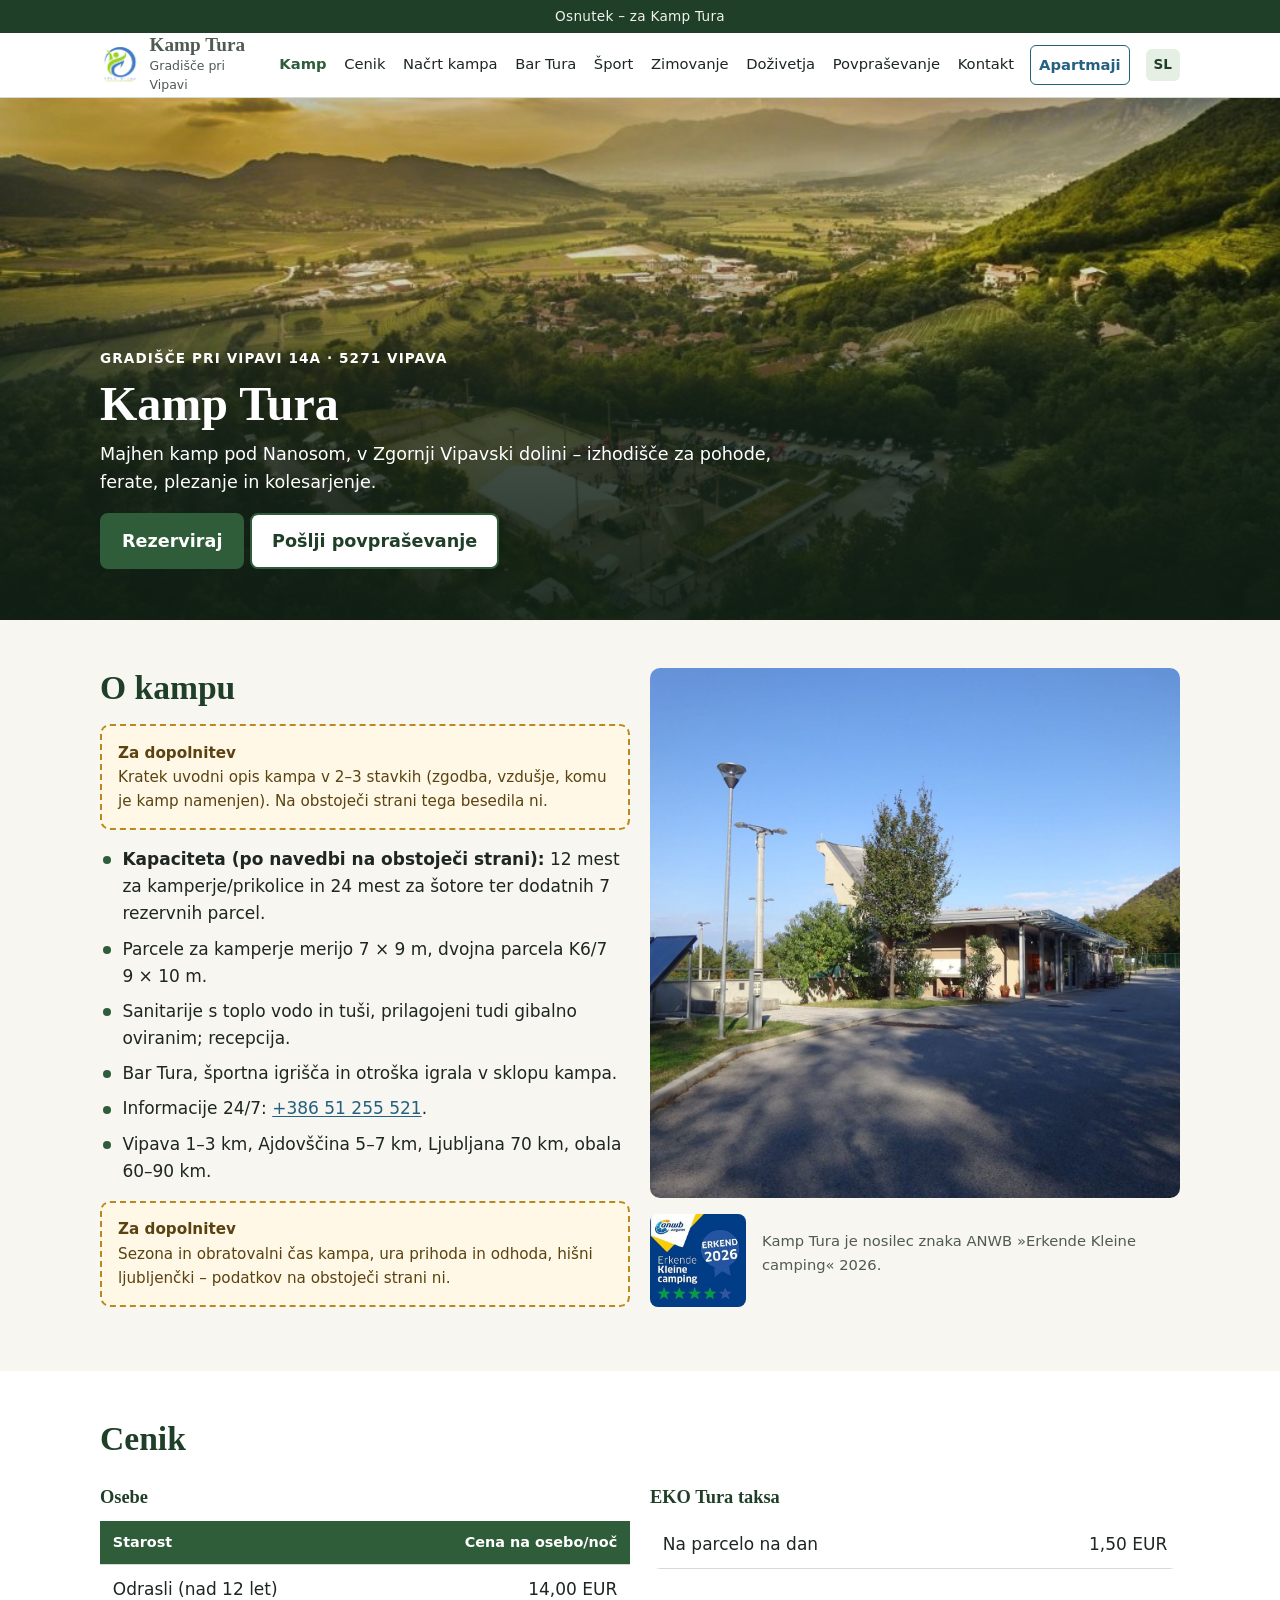
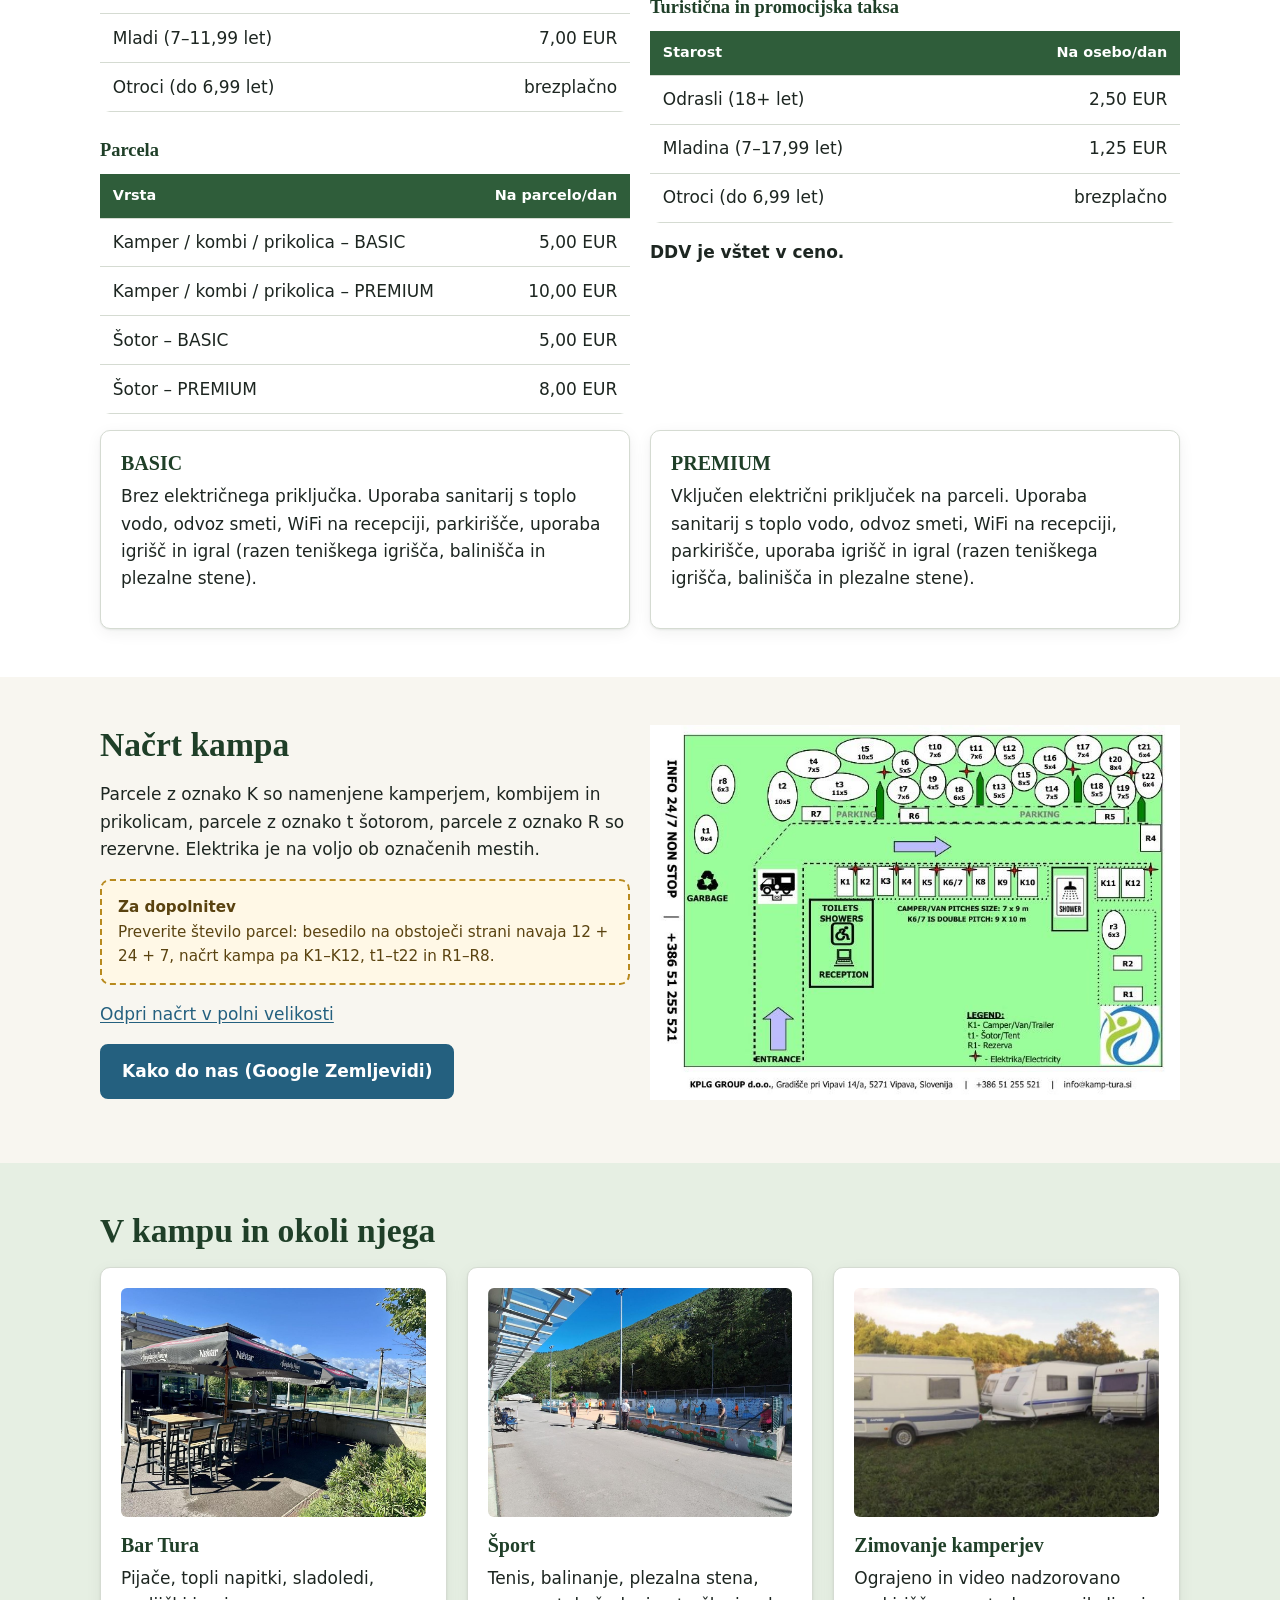
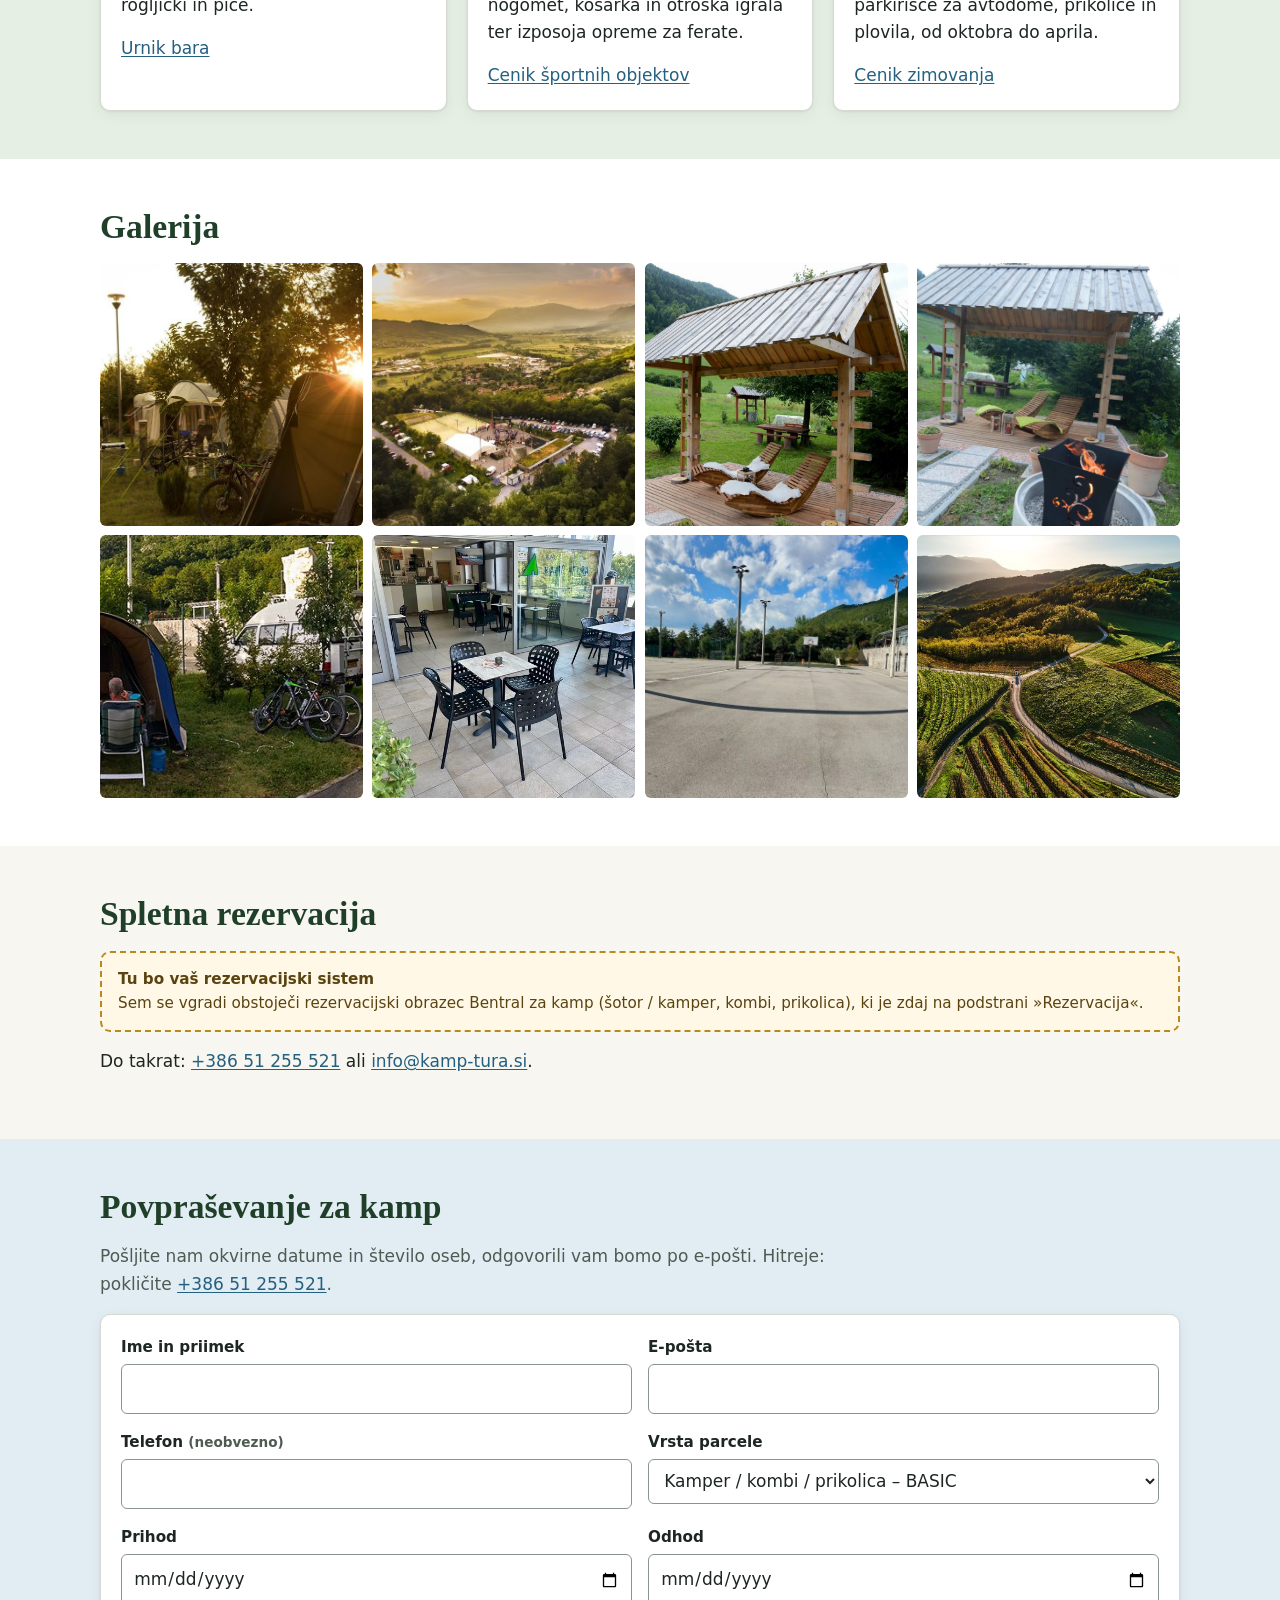
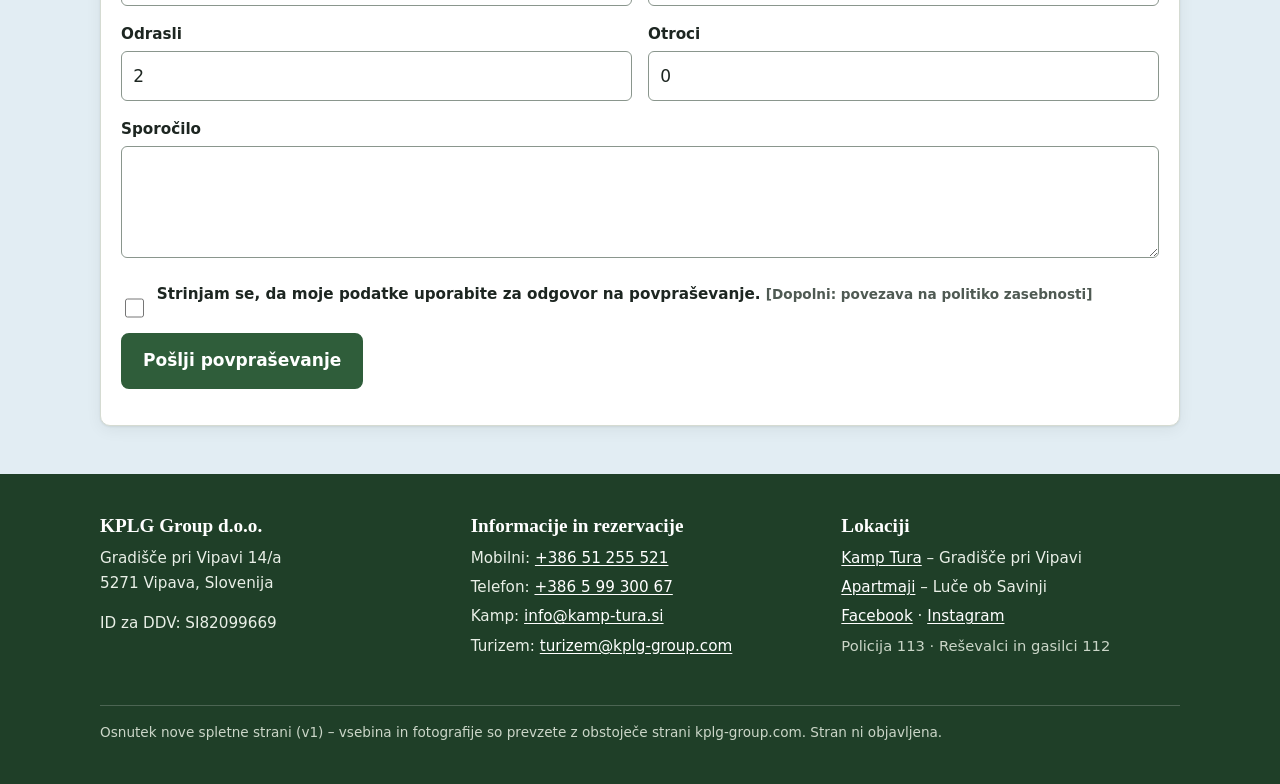
<file: p/kt-b9cdb366/kamp.html>
<!DOCTYPE html>
<html lang="sl">
<head>
  <meta charset="utf-8">
  <meta name="viewport" content="width=device-width, initial-scale=1">
  <meta name="robots" content="noindex, nofollow">
  <title>Kamp Tura – kamp v Gradišču pri Vipavi</title>
  <meta name="description" content="Kamp Tura v Gradišču pri Vipavi: parcele za kamperje, prikolice in šotore, cenik, načrt kampa in povpraševanje.">
  <!-- JEZIKI: ko bodo prevodi pripravljeni, tu dodaj
       <link rel="alternate" hreflang="it|en|de" href="/it/...">  -->
  <link rel="stylesheet" href="css/slog.css">
</head>
<body>
  <a class="preskok" href="#vsebina">Preskoči na vsebino</a>
  <div class="osnutek-trak">Osnutek – za Kamp Tura</div>
  <header class="glava">
    <div class="vsebnik">
      <a class="znamka" href="index.html">
        <img src="slike/logo-kplg.jpg" alt="" width="40" height="35">
        <span><strong>Kamp Tura</strong><span>Gradišče pri Vipavi</span></span>
      </a>
      <div class="glava-desno">
        <!-- JEZIKI: preklopnik jezikov. Zaenkrat samo SL.
             Kasneje dodaj <li><a href="/it/" lang="it" hreflang="it">IT</a></li>, EN, DE. -->
        <ul class="jeziki" aria-label="Jezik">
          <li><a href="kamp.html" lang="sl" aria-current="true">SL</a></li>
        </ul>
        <button class="meni-gumb" type="button" aria-expanded="false" aria-controls="glavni-meni">
          <span class="crte" aria-hidden="true"></span> Meni
        </button>
      </div>
      <nav class="meni" id="glavni-meni" aria-label="Glavni meni">
        <ul>
        <li><a href="kamp.html" aria-current="page">Kamp</a></li>
        <li><a href="kamp.html#cenik">Cenik</a></li>
        <li><a href="kamp.html#nacrt">Načrt kampa</a></li>
        <li><a href="kamp-bar.html">Bar Tura</a></li>
        <li><a href="kamp-sport.html">Šport</a></li>
        <li><a href="kamp-zimovanje.html">Zimovanje</a></li>
        <li><a href="kamp-dozivetja.html">Doživetja</a></li>
        <li><a href="kamp.html#povprasevanje">Povpraševanje</a></li>
        <li><a href="kontakt.html">Kontakt</a></li>
        <li class="preklop"><a href="apartmaji.html">Apartmaji</a></li>
        </ul>
      </nav>
    </div>
  </header>
  <main id="vsebina" tabindex="-1">
    <div class="uvod">
      <img src="slike/kamp-iz-zraka.jpg" alt="Pogled iz zraka na Kamp Tura in Vipavsko dolino" width="1023" height="575">
      <div class="besedilo">
        <div class="vsebnik">
          <p class="kraj">Gradišče pri Vipavi 14a · 5271 Vipava</p>
          <h1>Kamp Tura</h1>
          <p>Majhen kamp pod Nanosom, v Zgornji Vipavski dolini – izhodišče za pohode, ferate, plezanje in kolesarjenje.</p>
          <p><a class="gumb" href="#rezervacija">Rezerviraj</a> <a class="gumb obroba" style="background:#fff" href="#povprasevanje">Pošlji povpraševanje</a></p>
        </div>
      </div>
    </div>

    <section class="razdelek" aria-labelledby="o-kampu">
      <div class="vsebnik mreza dva">
        <div>
          <h2 id="o-kampu">O kampu</h2>
          <div class="dopolni"><strong>Za dopolnitev</strong>Kratek uvodni opis kampa v 2–3 stavkih (zgodba, vzdušje, komu je kamp namenjen). Na obstoječi strani tega besedila ni.</div>
          <ul class="dejstva">
            <li><strong>Kapaciteta (po navedbi na obstoječi strani):</strong> 12 mest za kamperje/prikolice in 24 mest za šotore ter dodatnih 7 rezervnih parcel.</li>
            <li>Parcele za kamperje merijo 7&nbsp;×&nbsp;9&nbsp;m, dvojna parcela K6/7 9&nbsp;×&nbsp;10&nbsp;m.</li>
            <li>Sanitarije s toplo vodo in tuši, prilagojeni tudi gibalno oviranim; recepcija.</li>
            <li>Bar Tura, športna igrišča in otroška igrala v sklopu kampa.</li>
            <li>Informacije 24/7: <a href="tel:+38651255521">+386 51 255 521</a>.</li>
            <li>Vipava 1–3 km, Ajdovščina 5–7 km, Ljubljana 70 km, obala 60–90&nbsp;km.</li>
          </ul>
          <div class="dopolni"><strong>Za dopolnitev</strong>Sezona in obratovalni čas kampa, ura prihoda in odhoda, hišni ljubljenčki – podatkov na obstoječi strani ni.</div>
        </div>
        <div>
          <img src="slike/kamp-recepcija.jpg" alt="Stavba z recepcijo in barom v Kampu Tura" width="1280" height="1280" loading="lazy" style="border-radius:10px">
          <div class="znacka" style="margin-top:1rem">
            <img src="slike/anwb-2026.jpg" alt="Znak ANWB Erkende Kleine camping 2026" width="300" height="292" loading="lazy">
            <p class="opomba">Kamp Tura je nosilec znaka ANWB »Erkende Kleine camping« 2026.</p>
          </div>
        </div>
      </div>
    </section>

    <section class="razdelek svetel" id="cenik" aria-labelledby="cenik-naslov">
      <div class="vsebnik">
        <h2 id="cenik-naslov">Cenik</h2>
        <div class="mreza dva">
          <div class="tabela-ovoj">
            <table class="cenik">
              <caption>Osebe</caption>
              <thead><tr><th scope="col">Starost</th><th scope="col">Cena na osebo/noč</th></tr></thead>
              <tbody>
                <tr><th scope="row">Odrasli (nad 12 let)</th><td>14,00 EUR</td></tr>
                <tr><th scope="row">Mladi (7–11,99 let)</th><td>7,00 EUR</td></tr>
                <tr><th scope="row">Otroci (do 6,99 let)</th><td>brezplačno</td></tr>
              </tbody>
            </table>
            <table class="cenik">
              <caption>Parcela</caption>
              <thead><tr><th scope="col">Vrsta</th><th scope="col">Na parcelo/dan</th></tr></thead>
              <tbody>
                <tr><th scope="row">Kamper / kombi / prikolica – BASIC</th><td>5,00 EUR</td></tr>
                <tr><th scope="row">Kamper / kombi / prikolica – PREMIUM</th><td>10,00 EUR</td></tr>
                <tr><th scope="row">Šotor – BASIC</th><td>5,00 EUR</td></tr>
                <tr><th scope="row">Šotor – PREMIUM</th><td>8,00 EUR</td></tr>
              </tbody>
            </table>
          </div>
          <div class="tabela-ovoj">
            <table class="cenik">
              <caption>EKO Tura taksa</caption>
              <tbody><tr><th scope="row">Na parcelo na dan</th><td>1,50 EUR</td></tr></tbody>
            </table>
            <table class="cenik">
              <caption>Turistična in promocijska taksa</caption>
              <thead><tr><th scope="col">Starost</th><th scope="col">Na osebo/dan</th></tr></thead>
              <tbody>
                <tr><th scope="row">Odrasli (18+ let)</th><td>2,50 EUR</td></tr>
                <tr><th scope="row">Mladina (7–17,99 let)</th><td>1,25 EUR</td></tr>
                <tr><th scope="row">Otroci (do 6,99 let)</th><td>brezplačno</td></tr>
              </tbody>
            </table>
            <p><strong>DDV je vštet v ceno.</strong></p>
          </div>
        </div>
        <div class="mreza dva">
          <div class="kartica">
            <h3>BASIC</h3>
            <p>Brez električnega priključka. Uporaba sanitarij s toplo vodo, odvoz smeti, WiFi na recepciji, parkirišče, uporaba igrišč in igral (razen teniškega igrišča, balinišča in plezalne stene).</p>
          </div>
          <div class="kartica">
            <h3>PREMIUM</h3>
            <p>Vključen električni priključek na parceli. Uporaba sanitarij s toplo vodo, odvoz smeti, WiFi na recepciji, parkirišče, uporaba igrišč in igral (razen teniškega igrišča, balinišča in plezalne stene).</p>
          </div>
        </div>
      </div>
    </section>

    <section class="razdelek" id="nacrt" aria-labelledby="nacrt-naslov">
      <div class="vsebnik mreza dva">
        <div>
          <h2 id="nacrt-naslov">Načrt kampa</h2>
          <p>Parcele z oznako K so namenjene kamperjem, kombijem in prikolicam, parcele z oznako t šotorom, parcele z oznako R so rezervne. Elektrika je na voljo ob označenih mestih.</p>
          <div class="dopolni"><strong>Za dopolnitev</strong>Preverite število parcel: besedilo na obstoječi strani navaja 12 + 24 + 7, načrt kampa pa K1–K12, t1–t22 in R1–R8.</div>
          <p><a href="slike/kamp-nacrt.jpg">Odpri načrt v polni velikosti</a></p>
          <p><a class="gumb moder" href="https://www.google.com/maps?q=45.831631,13.970081">Kako do nas (Google Zemljevidi)</a></p>
        </div>
        <a href="slike/kamp-nacrt.jpg"><img src="slike/kamp-nacrt.jpg" alt="Načrt Kampa Tura s parcelami za kamperje (K), šotore (t) in rezervnimi parcelami (R), sanitarijami, tuši in recepcijo ob vhodu" width="758" height="536" loading="lazy"></a>
      </div>
    </section>

    <section class="razdelek zelen" aria-labelledby="vec-naslov">
      <div class="vsebnik">
        <h2 id="vec-naslov">V kampu in okoli njega</h2>
        <div class="mreza tri">
          <div class="kartica">
            <img src="slike/bar-terasa.jpg" alt="Terasa Bara Tura s senčniki" width="1200" height="900" loading="lazy">
            <h3>Bar Tura</h3>
            <p>Pijače, topli napitki, sladoledi, rogljički in pice.</p>
            <a href="kamp-bar.html">Urnik bara</a>
          </div>
          <div class="kartica">
            <img src="slike/sport-balinisce.jpg" alt="Balinišče in igrišča v športnem delu kampa" width="1200" height="1200" loading="lazy">
            <h3>Šport</h3>
            <p>Tenis, balinanje, plezalna stena, nogomet, košarka in otroška igrala ter izposoja opreme za ferate.</p>
            <a href="kamp-sport.html">Cenik športnih objektov</a>
          </div>
          <div class="kartica">
            <img src="slike/depo-1.jpg" alt="Ograjeno parkirišče z avtodomi in prikolicami" width="982" height="510" loading="lazy">
            <h3>Zimovanje kamperjev</h3>
            <p>Ograjeno in video nadzorovano parkirišče za avtodome, prikolice in plovila, od oktobra do aprila.</p>
            <a href="kamp-zimovanje.html">Cenik zimovanja</a>
          </div>
        </div>
      </div>
    </section>

    <section class="razdelek svetel" aria-labelledby="galerija-naslov">
      <div class="vsebnik">
        <h2 id="galerija-naslov">Galerija</h2>
        <ul class="galerija">
          <li><img src="slike/kamp-sotori-zahod.jpg" alt="Šotori in prikolice med drevesi ob sončnem zahodu" width="533" height="533" loading="lazy"></li>
          <li><img src="slike/kamp-iz-zraka-2.jpg" alt="Kamp in igrišča iz zraka, v ozadju Vipavska dolina" width="575" height="575" loading="lazy"></li>
          <li><img src="slike/kamp-pocivalnik.jpg" alt="Lesen nadstrešek z ležalniki na travi" width="1200" height="800" loading="lazy"></li>
          <li><img src="slike/kamp-pocivalnik-ogenj.jpg" alt="Kotiček z ognjiščem in ležalniki pod lesenim nadstreškom" width="1200" height="1200" loading="lazy"></li>
          <li><img src="slike/kamp-sotor.jpg" alt="Šotor na parceli ob asfaltni poti skozi kamp" width="900" height="300" loading="lazy"></li>
          <li><img src="slike/bar-notranjost.jpg" alt="Notranjost Bara Tura z mizami" width="480" height="640" loading="lazy"></li>
          <li><img src="slike/sport-igrisca.jpg" alt="Asfaltna športna igrišča z razsvetljavo" width="1600" height="542" loading="lazy"></li>
          <li><img src="slike/vinogradi-iz-zraka.jpg" alt="Vinogradi in dolina iz zraka" width="1080" height="720" loading="lazy"></li>
        </ul>
      </div>
    </section>

    <section class="razdelek" id="rezervacija" aria-labelledby="rez-kamp-naslov">
      <div class="vsebnik">
        <h2 id="rez-kamp-naslov">Spletna rezervacija</h2>
        <div class="dopolni"><strong>Tu bo vaš rezervacijski sistem</strong>Sem se vgradi obstoječi rezervacijski obrazec Bentral za kamp (šotor / kamper, kombi, prikolica), ki je zdaj na podstrani »Rezervacija«.</div>
        <p>Do takrat: <a href="tel:+38651255521">+386 51 255 521</a> ali <a href="mailto:info@kamp-tura.si">info@kamp-tura.si</a>.</p>
      </div>
    </section>

    <section class="razdelek moder" id="povprasevanje" aria-labelledby="povp-naslov">
      <div class="vsebnik">
        <h2 id="povp-naslov">Povpraševanje za kamp</h2>
        <p class="uvodnik">Pošljite nam okvirne datume in število oseb, odgovorili vam bomo po e-pošti. Hitreje: pokličite <a href="tel:+38651255521">+386 51 255 521</a>.</p>
        <form class="obrazec" data-osnutek novalidate>
          <div class="polja">
            <div class="polje">
              <label for="f-ime">Ime in priimek</label>
              <input id="f-ime" name="ime" type="text" autocomplete="name" required>
            </div>
            <div class="polje">
              <label for="f-eposta">E-pošta</label>
              <input id="f-eposta" name="eposta" type="email" autocomplete="email" required>
            </div>
            <div class="polje">
              <label for="f-tel">Telefon <span class="namig">(neobvezno)</span></label>
              <input id="f-tel" name="telefon" type="tel" autocomplete="tel">
            </div>
          <div class="polje">
            <label for="f-parcela">Vrsta parcele</label>
            <select id="f-parcela" name="parcela">
              <option>Kamper / kombi / prikolica – BASIC</option>
              <option>Kamper / kombi / prikolica – PREMIUM (z elektriko)</option>
              <option>Šotor – BASIC</option>
              <option>Šotor – PREMIUM (z elektriko)</option>
              <option>Zimovanje (depo)</option>
            </select>
          </div>
            <div class="polje">
              <label for="f-prihod">Prihod</label>
              <input id="f-prihod" name="prihod" type="date">
            </div>
            <div class="polje">
              <label for="f-odhod">Odhod</label>
              <input id="f-odhod" name="odhod" type="date">
            </div>
            <div class="polje">
              <label for="f-odrasli">Odrasli</label>
              <input id="f-odrasli" name="odrasli" type="number" min="1" value="2" inputmode="numeric">
            </div>
            <div class="polje">
              <label for="f-otroci">Otroci</label>
              <input id="f-otroci" name="otroci" type="number" min="0" value="0" inputmode="numeric">
            </div>
            <div class="polje siroko">
              <label for="f-sporocilo">Sporočilo</label>
              <textarea id="f-sporocilo" name="sporocilo"></textarea>
            </div>
            <div class="polje siroko potrditev">
              <input id="f-soglasje" name="soglasje" type="checkbox" required>
              <label for="f-soglasje">Strinjam se, da moje podatke uporabite za odgovor na povpraševanje. <span class="namig">[Dopolni: povezava na politiko zasebnosti]</span></label>
            </div>
          </div>
          <p><button class="gumb" type="submit">Pošlji povpraševanje</button></p>
          <p class="sporocilo-obrazca" role="status" tabindex="-1" hidden></p>
        </form>
      </div>
    </section>

  </main>
  <footer class="noga">
    <div class="vsebnik">
      <div class="mreza tri">
        <div>
          <h2>KPLG Group d.o.o.</h2>
          <p>Gradišče pri Vipavi 14/a<br>5271 Vipava, Slovenija</p>
          <p>ID za DDV: SI82099669</p>
        </div>
        <div>
          <h2>Informacije in rezervacije</h2>
          <ul>
            <li>Mobilni: <a href="tel:+38651255521">+386 51 255 521</a></li>
            <li>Telefon: <a href="tel:+38659930067">+386 5 99 300 67</a></li>
            <li>Kamp: <a href="mailto:info@kamp-tura.si">info@kamp-tura.si</a></li>
            <li>Turizem: <a href="mailto:turizem@kplg-group.com">turizem@kplg-group.com</a></li>
          </ul>
        </div>
        <div>
          <h2>Lokaciji</h2>
          <ul>
            <li><a href="kamp.html">Kamp Tura</a> – Gradišče pri Vipavi</li>
            <li><a href="apartmaji.html">Apartmaji</a> – Luče ob Savinji</li>
            <li><a href="https://www.facebook.com/KampTura.Vipava/">Facebook</a> · <a href="https://www.instagram.com/kamp_tura/">Instagram</a></li>
          </ul>
          <p class="opomba" style="color:#cbd6c8">Policija 113 · Reševalci in gasilci 112</p>
        </div>
      </div>
      <p class="spodaj">Osnutek nove spletne strani (v1) – vsebina in fotografije so prevzete z obstoječe strani kplg-group.com. Stran ni objavljena.</p>
    </div>
  </footer>
  <script src="js/skripta.js" defer></script>
</body>
</html>
</file>
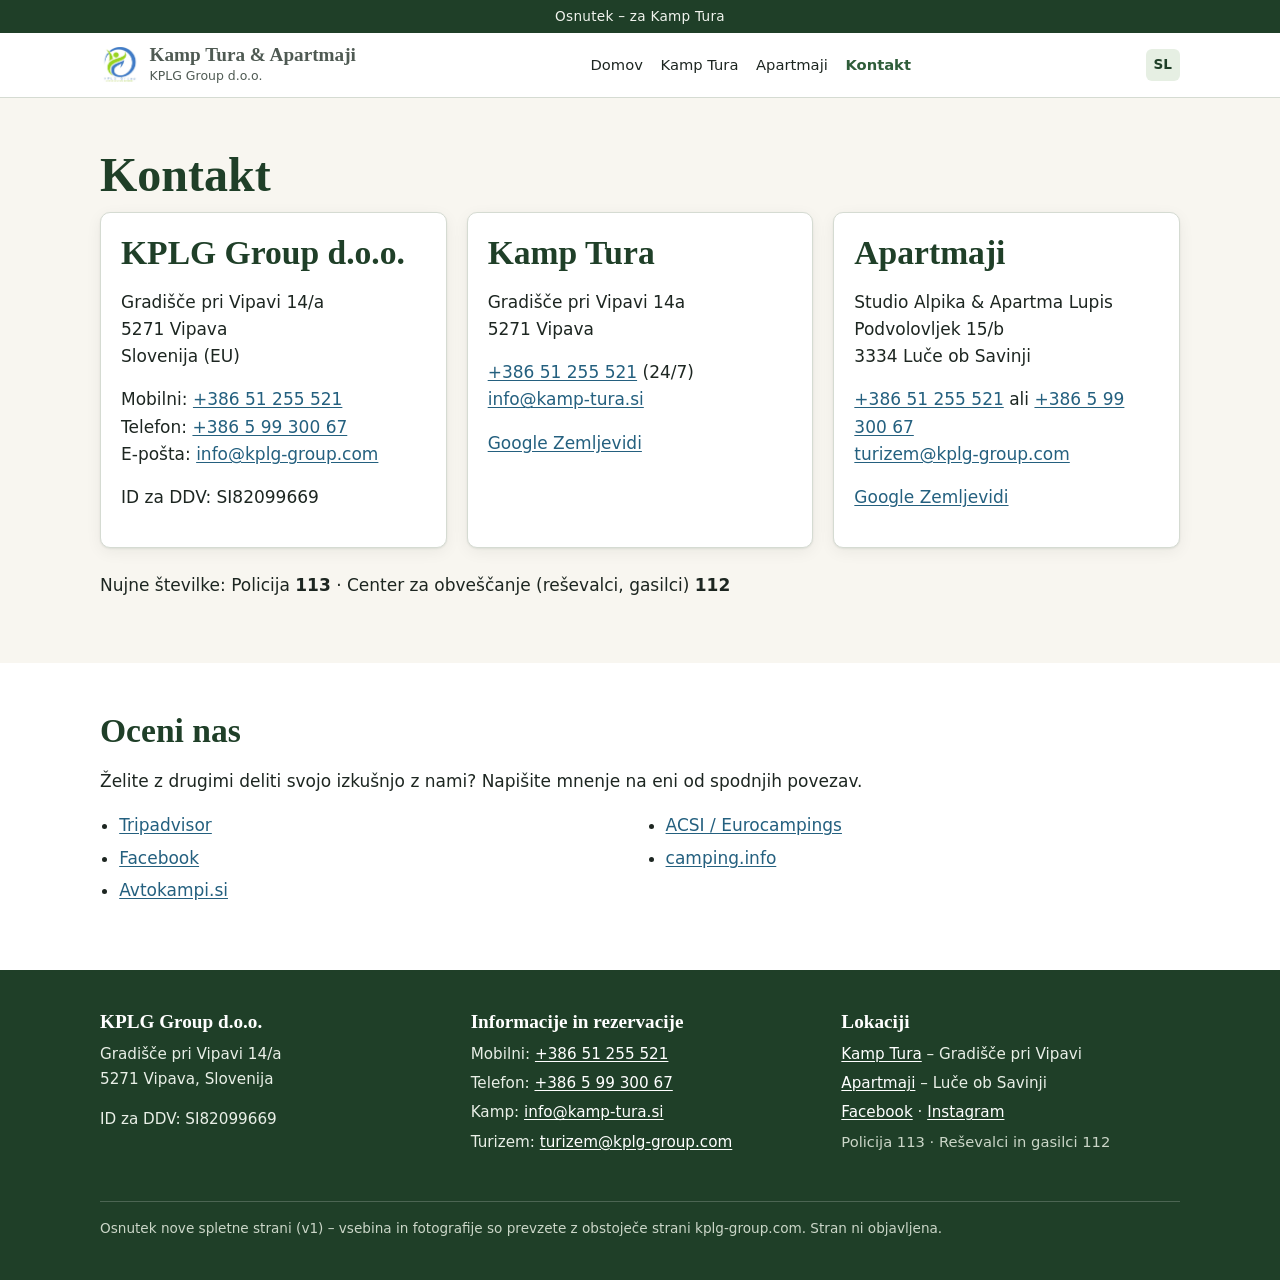
<file: p/kt-b9cdb366/kontakt.html>
<!DOCTYPE html>
<html lang="sl">
<head>
  <meta charset="utf-8">
  <meta name="viewport" content="width=device-width, initial-scale=1">
  <meta name="robots" content="noindex, nofollow">
  <title>Kontakt – KPLG Group d.o.o.</title>
  <meta name="description" content="Kontaktni podatki za Kamp Tura in apartmaja v Lučah ob Savinji.">
  <!-- JEZIKI: ko bodo prevodi pripravljeni, tu dodaj
       <link rel="alternate" hreflang="it|en|de" href="/it/...">  -->
  <link rel="stylesheet" href="css/slog.css">
</head>
<body>
  <a class="preskok" href="#vsebina">Preskoči na vsebino</a>
  <div class="osnutek-trak">Osnutek – za Kamp Tura</div>
  <header class="glava">
    <div class="vsebnik">
      <a class="znamka" href="index.html">
        <img src="slike/logo-kplg.jpg" alt="" width="40" height="35">
        <span><strong>Kamp Tura &amp; Apartmaji</strong><span>KPLG Group d.o.o.</span></span>
      </a>
      <div class="glava-desno">
        <!-- JEZIKI: preklopnik jezikov. Zaenkrat samo SL.
             Kasneje dodaj <li><a href="/it/" lang="it" hreflang="it">IT</a></li>, EN, DE. -->
        <ul class="jeziki" aria-label="Jezik">
          <li><a href="kontakt.html" lang="sl" aria-current="true">SL</a></li>
        </ul>
        <button class="meni-gumb" type="button" aria-expanded="false" aria-controls="glavni-meni">
          <span class="crte" aria-hidden="true"></span> Meni
        </button>
      </div>
      <nav class="meni" id="glavni-meni" aria-label="Glavni meni">
        <ul>
        <li><a href="index.html">Domov</a></li>
        <li><a href="kamp.html">Kamp Tura</a></li>
        <li><a href="apartmaji.html">Apartmaji</a></li>
        <li><a href="kontakt.html" aria-current="page">Kontakt</a></li>
        </ul>
      </nav>
    </div>
  </header>
  <main id="vsebina" tabindex="-1">
    <section class="razdelek" aria-labelledby="kon-naslov">
      <div class="vsebnik">
        <h1 id="kon-naslov">Kontakt</h1>
        <div class="mreza tri">
          <div class="kartica">
            <h2>KPLG Group d.o.o.</h2>
            <p>Gradišče pri Vipavi 14/a<br>5271 Vipava<br>Slovenija (EU)</p>
            <p>Mobilni: <a href="tel:+38651255521">+386 51 255 521</a><br>Telefon: <a href="tel:+38659930067">+386 5 99 300 67</a><br>E-pošta: <a href="mailto:info@kplg-group.com">info@kplg-group.com</a></p>
            <p>ID za DDV: SI82099669</p>
          </div>
          <div class="kartica">
            <h2>Kamp Tura</h2>
            <p>Gradišče pri Vipavi 14a<br>5271 Vipava</p>
            <p><a href="tel:+38651255521">+386 51 255 521</a> (24/7)<br><a href="mailto:info@kamp-tura.si">info@kamp-tura.si</a></p>
            <p><a href="https://www.google.com/maps?q=45.831631,13.970081">Google Zemljevidi</a></p>
          </div>
          <div class="kartica">
            <h2>Apartmaji</h2>
            <p>Studio Alpika &amp; Apartma Lupis<br>Podvolovljek 15/b<br>3334 Luče ob Savinji</p>
            <p><a href="tel:+38651255521">+386 51 255 521</a> ali <a href="tel:+38659930067">+386 5 99 300 67</a><br><a href="mailto:turizem@kplg-group.com">turizem@kplg-group.com</a></p>
            <p><a href="https://www.google.com/maps?q=46.300492,14.69273">Google Zemljevidi</a></p>
          </div>
        </div>
        <p style="margin-top:1.5rem">Nujne številke: Policija <strong>113</strong> · Center za obveščanje (reševalci, gasilci) <strong>112</strong></p>
      </div>
    </section>
    <section class="razdelek svetel" aria-labelledby="oceni-naslov">
      <div class="vsebnik">
        <h2 id="oceni-naslov">Oceni nas</h2>
        <p>Želite z drugimi deliti svojo izkušnjo z nami? Napišite mnenje na eni od spodnjih povezav.</p>
            <ul class="povezave">
              <li><a href="https://www.tripadvisor.com/UserReviewEdit-g3181365-d15322710-Kamp_Tura-Vipava_Inner_Carniola_Region.html">Tripadvisor</a></li>
              <li><a href="https://www.facebook.com/KampTura.Vipava/reviews">Facebook</a></li>
              <li><a href="https://avtokampi.si/campsites/camping-tura">Avtokampi.si</a></li>
              <li><a href="https://www.eurocampings.co.uk/slovenia/vipava/kamp-tura-122338/">ACSI / Eurocampings</a></li>
              <li><a href="https://www.camping.info/en/campsite/kamp-tura/rate">camping.info</a></li>
            </ul>
      </div>
    </section>
  </main>
  <footer class="noga">
    <div class="vsebnik">
      <div class="mreza tri">
        <div>
          <h2>KPLG Group d.o.o.</h2>
          <p>Gradišče pri Vipavi 14/a<br>5271 Vipava, Slovenija</p>
          <p>ID za DDV: SI82099669</p>
        </div>
        <div>
          <h2>Informacije in rezervacije</h2>
          <ul>
            <li>Mobilni: <a href="tel:+38651255521">+386 51 255 521</a></li>
            <li>Telefon: <a href="tel:+38659930067">+386 5 99 300 67</a></li>
            <li>Kamp: <a href="mailto:info@kamp-tura.si">info@kamp-tura.si</a></li>
            <li>Turizem: <a href="mailto:turizem@kplg-group.com">turizem@kplg-group.com</a></li>
          </ul>
        </div>
        <div>
          <h2>Lokaciji</h2>
          <ul>
            <li><a href="kamp.html">Kamp Tura</a> – Gradišče pri Vipavi</li>
            <li><a href="apartmaji.html">Apartmaji</a> – Luče ob Savinji</li>
            <li><a href="https://www.facebook.com/KampTura.Vipava/">Facebook</a> · <a href="https://www.instagram.com/kamp_tura/">Instagram</a></li>
          </ul>
          <p class="opomba" style="color:#cbd6c8">Policija 113 · Reševalci in gasilci 112</p>
        </div>
      </div>
      <p class="spodaj">Osnutek nove spletne strani (v1) – vsebina in fotografije so prevzete z obstoječe strani kplg-group.com. Stran ni objavljena.</p>
    </div>
  </footer>
  <script src="js/skripta.js" defer></script>
</body>
</html>
</file>
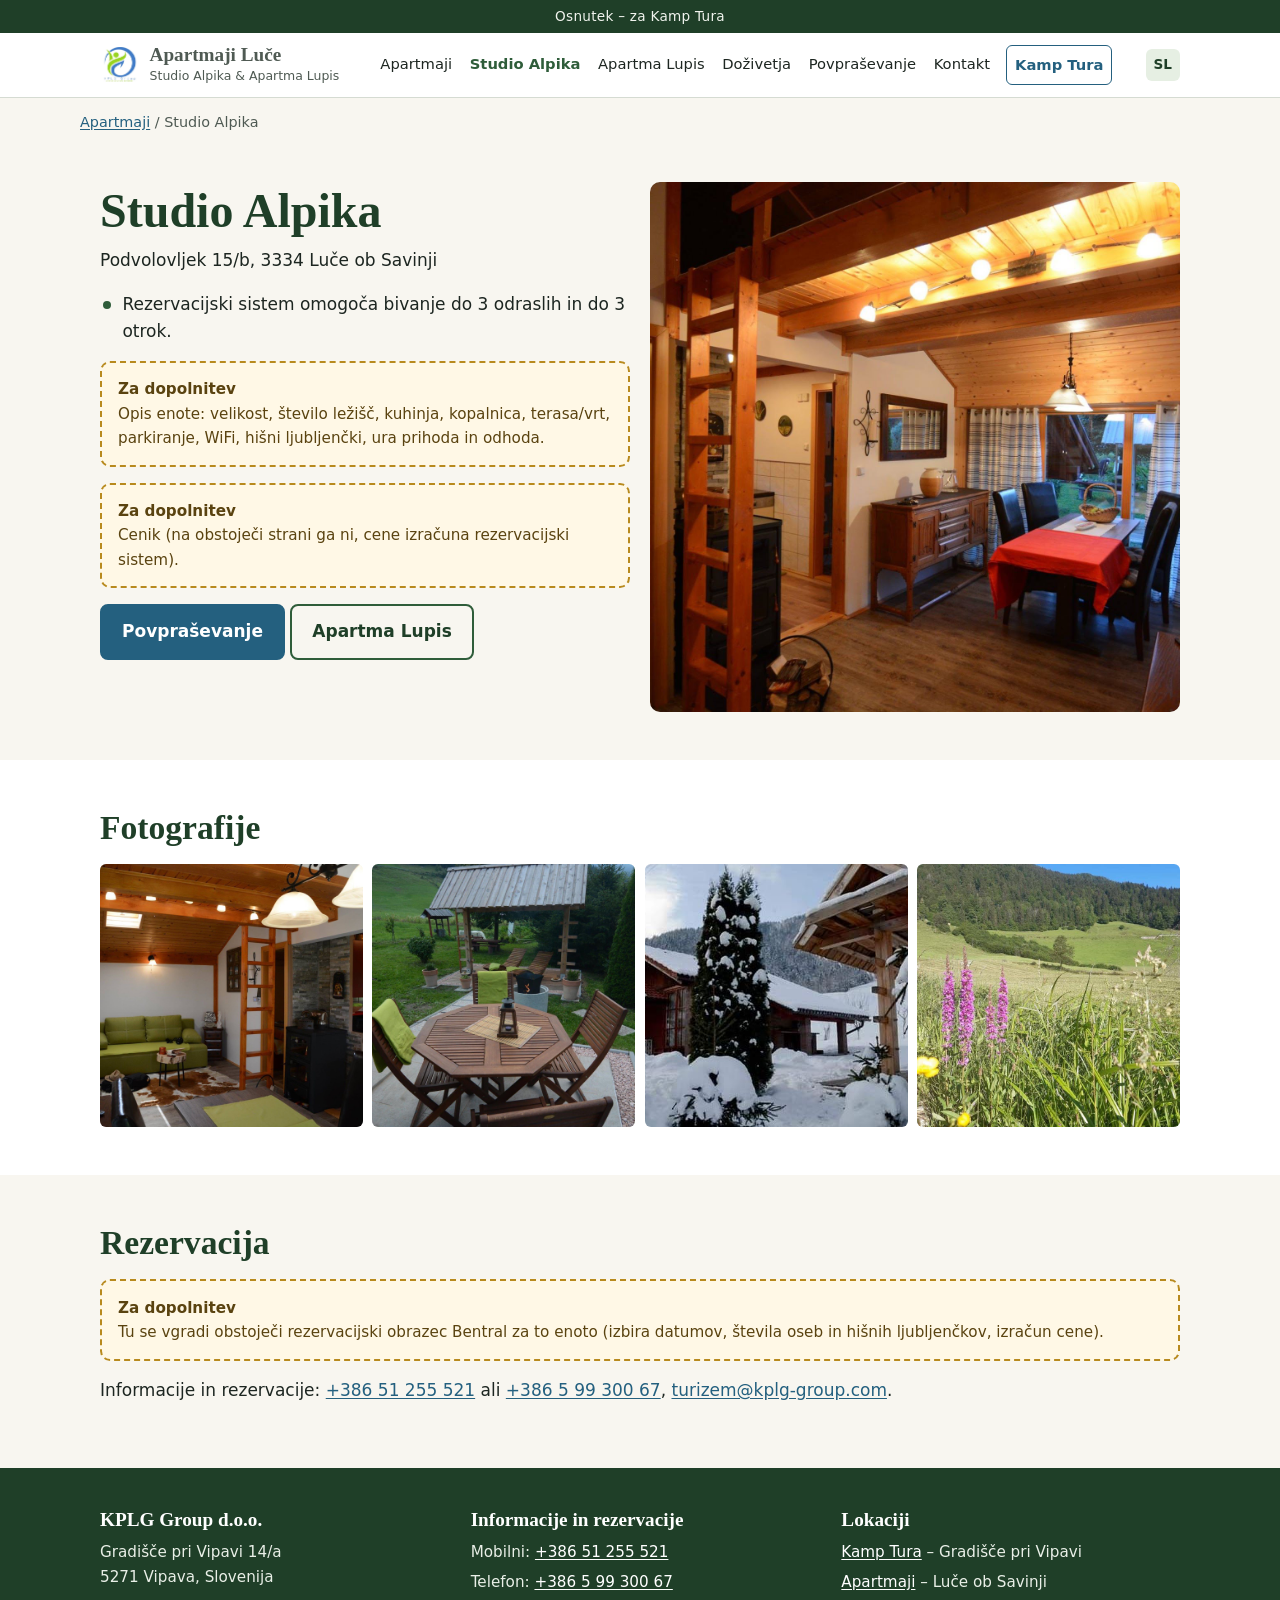
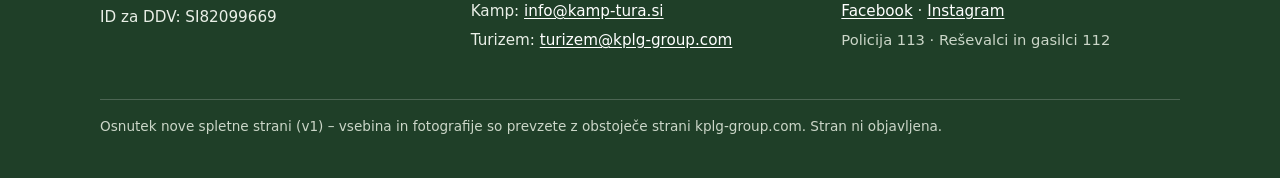
<file: p/kt-b9cdb366/studio-alpika.html>
<!DOCTYPE html>
<html lang="sl">
<head>
  <meta charset="utf-8">
  <meta name="viewport" content="width=device-width, initial-scale=1">
  <meta name="robots" content="noindex, nofollow">
  <title>Studio Alpika – Luče ob Savinji</title>
  <meta name="description" content="Studio Alpika, Podvolovljek 15/b, Luče ob Savinji.">
  <!-- JEZIKI: ko bodo prevodi pripravljeni, tu dodaj
       <link rel="alternate" hreflang="it|en|de" href="/it/...">  -->
  <link rel="stylesheet" href="css/slog.css">
</head>
<body>
  <a class="preskok" href="#vsebina">Preskoči na vsebino</a>
  <div class="osnutek-trak">Osnutek – za Kamp Tura</div>
  <header class="glava">
    <div class="vsebnik">
      <a class="znamka" href="index.html">
        <img src="slike/logo-kplg.jpg" alt="" width="40" height="35">
        <span><strong>Apartmaji Luče</strong><span>Studio Alpika &amp; Apartma Lupis</span></span>
      </a>
      <div class="glava-desno">
        <!-- JEZIKI: preklopnik jezikov. Zaenkrat samo SL.
             Kasneje dodaj <li><a href="/it/" lang="it" hreflang="it">IT</a></li>, EN, DE. -->
        <ul class="jeziki" aria-label="Jezik">
          <li><a href="studio-alpika.html" lang="sl" aria-current="true">SL</a></li>
        </ul>
        <button class="meni-gumb" type="button" aria-expanded="false" aria-controls="glavni-meni">
          <span class="crte" aria-hidden="true"></span> Meni
        </button>
      </div>
      <nav class="meni" id="glavni-meni" aria-label="Glavni meni">
        <ul>
        <li><a href="apartmaji.html">Apartmaji</a></li>
        <li><a href="studio-alpika.html" aria-current="page">Studio Alpika</a></li>
        <li><a href="apartma-lupis.html">Apartma Lupis</a></li>
        <li><a href="apartmaji-dozivetja.html">Doživetja</a></li>
        <li><a href="apartmaji.html#povprasevanje">Povpraševanje</a></li>
        <li><a href="kontakt.html">Kontakt</a></li>
        <li class="preklop"><a href="kamp.html">Kamp Tura</a></li>
        </ul>
      </nav>
    </div>
  </header>
  <main id="vsebina" tabindex="-1">
    <div class="vsebnik drobtine"><nav aria-label="Drobtine"><a href="apartmaji.html">Apartmaji</a> / <span aria-current="page">Studio Alpika</span></nav></div>
    <section class="razdelek" aria-labelledby="enota-naslov">
      <div class="vsebnik mreza dva">
        <div>
          <h1 id="enota-naslov">Studio Alpika</h1>
          <p>Podvolovljek 15/b, 3334 Luče ob Savinji</p>
          <ul class="dejstva">
            <li>Rezervacijski sistem omogoča bivanje do 3 odraslih in do 3 otrok.</li>
          </ul>
          <div class="dopolni"><strong>Za dopolnitev</strong>Opis enote: velikost, število ležišč, kuhinja, kopalnica, terasa/vrt, parkiranje, WiFi, hišni ljubljenčki, ura prihoda in odhoda.</div>
          <div class="dopolni"><strong>Za dopolnitev</strong>Cenik (na obstoječi strani ga ni, cene izračuna rezervacijski sistem).</div>
          <p><a class="gumb moder" href="apartmaji.html#povprasevanje">Povpraševanje</a> <a class="gumb obroba" href="apartma-lupis.html">Apartma Lupis</a></p>
        </div>
        <img src="slike/alpika-jedilnica.jpg" alt="Jedilni kot in lestev na galerijo v Studiu Alpika" width="1280" height="1280" style="border-radius:10px">
      </div>
    </section>
    <section class="razdelek svetel" aria-labelledby="enota-galerija">
      <div class="vsebnik">
        <h2 id="enota-galerija">Fotografije</h2>
        <ul class="galerija">
          <li><img src="slike/alpika-dnevna.jpg" alt="Dnevni prostor z lesenim stropom" width="1280" height="1280" loading="lazy"></li>
          <li><img src="slike/alpika-vrt.jpg" alt="Lesena miza in stoli na vrtu, v ozadju nadstrešek" width="1280" height="1280" loading="lazy"></li>
          <li><img src="slike/alpika-zima.jpg" alt="Hiša in nadstrešek pod snegom" width="720" height="404" loading="lazy"></li>
          <li><img src="slike/luce-travnik.jpg" alt="Cvetoč travnik v okolici" width="720" height="720" loading="lazy"></li>
        </ul>
      </div>
    </section>
    <section class="razdelek" aria-labelledby="rez-naslov">
      <div class="vsebnik">
        <h2 id="rez-naslov">Rezervacija</h2>
        <div class="dopolni"><strong>Za dopolnitev</strong>Tu se vgradi obstoječi rezervacijski obrazec Bentral za to enoto (izbira datumov, števila oseb in hišnih ljubljenčkov, izračun cene).</div>
        <p>Informacije in rezervacije: <a href="tel:+38651255521">+386 51 255 521</a> ali <a href="tel:+38659930067">+386 5 99 300 67</a>, <a href="mailto:turizem@kplg-group.com">turizem@kplg-group.com</a>.</p>
      </div>
    </section>
  </main>
  <footer class="noga">
    <div class="vsebnik">
      <div class="mreza tri">
        <div>
          <h2>KPLG Group d.o.o.</h2>
          <p>Gradišče pri Vipavi 14/a<br>5271 Vipava, Slovenija</p>
          <p>ID za DDV: SI82099669</p>
        </div>
        <div>
          <h2>Informacije in rezervacije</h2>
          <ul>
            <li>Mobilni: <a href="tel:+38651255521">+386 51 255 521</a></li>
            <li>Telefon: <a href="tel:+38659930067">+386 5 99 300 67</a></li>
            <li>Kamp: <a href="mailto:info@kamp-tura.si">info@kamp-tura.si</a></li>
            <li>Turizem: <a href="mailto:turizem@kplg-group.com">turizem@kplg-group.com</a></li>
          </ul>
        </div>
        <div>
          <h2>Lokaciji</h2>
          <ul>
            <li><a href="kamp.html">Kamp Tura</a> – Gradišče pri Vipavi</li>
            <li><a href="apartmaji.html">Apartmaji</a> – Luče ob Savinji</li>
            <li><a href="https://www.facebook.com/KampTura.Vipava/">Facebook</a> · <a href="https://www.instagram.com/kamp_tura/">Instagram</a></li>
          </ul>
          <p class="opomba" style="color:#cbd6c8">Policija 113 · Reševalci in gasilci 112</p>
        </div>
      </div>
      <p class="spodaj">Osnutek nove spletne strani (v1) – vsebina in fotografije so prevzete z obstoječe strani kplg-group.com. Stran ni objavljena.</p>
    </div>
  </footer>
  <script src="js/skripta.js" defer></script>
</body>
</html>
</file>
<file: p/bw-d0de4f43/css/slog.css>
/* B&W Križ – predogled. Beton, črna kovina, les: svetla topla siva, temna tipografija, tanke linije. */
:root {
  --ozadje: #efece7;      /* svetla topla siva */
  --ozadje-2: #e4e0d9;    /* temnejši pas */
  --polje: #fbfaf8;
  --besedilo: #1d1b19;
  --sivo: #4f4943;        /* sekundarno besedilo */
  --crta: #b9b2a8;        /* tanke linije (dekorativne) */
  --crta-polje: #6f675e;  /* robovi vnosnih polj (>= 3:1) */
  --les: #6e4a2c;         /* topel lesen poudarek za povezave */
  --zelena: #2a6660;      /* zelena vrat hiše (vzorec s fotografije); belo besedilo 6,6:1 */
  --napaka: #9b1c1c;
  --fokus: #1d1b19;
  --sirina: 1180px;
  --pisava: system-ui, -apple-system, "Segoe UI", Roboto, "Helvetica Neue", Arial, sans-serif;
}

*, *::before, *::after { box-sizing: border-box; }
html { -webkit-text-size-adjust: 100%; }
@media (prefers-reduced-motion: no-preference) { html { scroll-behavior: smooth; } }
body { margin: 0; background: var(--ozadje); color: var(--besedilo); font: 17px/1.65 var(--pisava); }
img { display: block; max-width: 100%; height: auto; }
figure { margin: 0; }
a { color: var(--les); text-underline-offset: 3px; text-decoration-thickness: 1px; }
a:hover { text-decoration-thickness: 2px; }
h1, h2, h3, h4 { line-height: 1.2; font-weight: 600; letter-spacing: -0.01em; margin: 0 0 .6em; }
h2 { font-size: clamp(1.85rem, 1.35rem + 2vw, 2.75rem); }
h3 { font-size: clamp(1.4rem, 1.2rem + .6vw, 1.6rem); }
p { margin: 0 0 1em; }

/* fokus: jasno viden */
:focus-visible { outline: 3px solid var(--fokus); outline-offset: 3px; }
main:focus { outline: none; }

.skrito { position: absolute !important; width: 1px; height: 1px; overflow: hidden; clip: rect(0 0 0 0); white-space: nowrap; }

.skok { position: absolute; left: 12px; top: -100px; z-index: 100; background: var(--besedilo); color: #fff; padding: 10px 16px; font-weight: 600; }
.skok:focus { top: 12px; }

.predogled-pas { margin: 0; background: var(--besedilo); color: #fff; font-size: .8125rem; text-align: center; padding: 6px 16px; letter-spacing: .02em; }

.ovoj { max-width: var(--sirina); margin: 0 auto; padding: 0 20px; }

/* ---------- glava in meni ---------- */
.glava { position: sticky; top: 0; z-index: 50; background: var(--ozadje); border-bottom: 1px solid var(--crta); }
.glava-vrstica { display: flex; align-items: center; justify-content: space-between; gap: 16px; min-height: 64px; }
.znak { display: inline-block; padding: 6px 0; }
.znak img { height: 40px; width: auto; }
.meni { list-style: none; margin: 0; padding: 0; }
.meni a { color: var(--besedilo); text-decoration: none; font-size: .9375rem; display: block; padding: 10px 12px; }
.meni a:hover { text-decoration: underline; }
/* izbran (aktiven) razdelek: zelena vrat */
.meni a[aria-current] { background: var(--zelena); color: #fff; font-weight: 600; }

.meni-gumb { display: none; align-items: center; gap: 10px; background: none; border: 1px solid var(--besedilo); color: var(--besedilo); font: 600 .9375rem var(--pisava); padding: 8px 14px; cursor: pointer; min-height: 44px; }
.meni-crte, .meni-crte::before, .meni-crte::after { display: block; width: 18px; height: 2px; background: currentColor; position: relative; }
.meni-crte::before, .meni-crte::after { content: ""; position: absolute; left: 0; }
.meni-crte::before { top: -6px; }
.meni-crte::after { top: 6px; }
.meni-gumb[aria-expanded="true"] .meni-crte { background: transparent; }
.meni-gumb[aria-expanded="true"] .meni-crte::before { top: 0; transform: rotate(45deg); }
.meni-gumb[aria-expanded="true"] .meni-crte::after { top: 0; transform: rotate(-45deg); }

/* mobilno: z JS se meni skrije za gumb; brez JS ostane viden */
@media (max-width: 899px) {
  .js .meni-gumb { display: inline-flex; margin-left: auto; }
  .navigacija { flex-basis: 100%; }
  .glava-vrstica { flex-wrap: wrap; }
  .js .navigacija { position: absolute; left: 0; right: 0; top: 100%; }
  .js .meni { display: none; }
  .js .meni.odprt { display: block; background: var(--ozadje); border-bottom: 1px solid var(--crta); padding: 4px 20px 16px; }
  .meni li + li { border-top: 1px solid var(--crta); }
  .meni a { padding: 12px 12px; }
}
@media (min-width: 900px) {
  .meni { display: flex; align-items: center; gap: 6px; }
}

/* ---------- gumbi ---------- */
.gumb { display: inline-block; background: var(--besedilo); color: #fff; border: 1px solid var(--besedilo); padding: 13px 22px; font: 600 .875rem/1.2 var(--pisava); letter-spacing: .08em; text-transform: uppercase; text-decoration: none; cursor: pointer; min-height: 44px; }
.gumb:hover { background: #3a3632; text-decoration: none; }
.gumb-obroba { background: transparent; color: var(--besedilo); }
.gumb-obroba:hover { background: var(--besedilo); color: #fff; }
.gumbi { display: flex; flex-wrap: wrap; gap: 12px; margin-top: 1.6em; }

/* ---------- razdelki ---------- */
section[id], article[id], #okolica { scroll-margin-top: 80px; }
.razdelek { padding: 64px 0; border-top: 1px solid var(--crta); }
.temnejse { background: var(--ozadje-2); }
.oznaka { font-size: .8125rem; letter-spacing: .14em; text-transform: uppercase; color: var(--sivo); margin-bottom: 1.4em; padding-bottom: .6em; border-bottom: 1px solid var(--crta); }
.dva-stolpca { display: grid; gap: 28px; }
.besedilo { max-width: 62ch; }
.opomba { font-size: .9375rem; color: var(--sivo); }
.osnutek { font-size: .9375rem; color: var(--sivo); border-left: 3px solid var(--crta-polje); padding: 6px 0 6px 12px; font-style: italic; }

/* uvod */
.uvod { padding: 0 0 64px; }
.uvod h1 { font-size: clamp(2.4rem, 1.6rem + 4vw, 4.5rem); font-weight: 700; letter-spacing: -0.02em; margin: 36px 0 .15em; }
.podnaslov { font-size: clamp(1.1rem, 1rem + .7vw, 1.5rem); color: var(--sivo); margin-bottom: 28px; }
/* naslovna fotografija: čez vso širino, brez okvirja in robov */
.velika-slika { margin: 0; padding: 0; border: 0; }
.velika-slika img { width: 100%; aspect-ratio: 16 / 9; max-height: 78vh; object-fit: cover; }
.poudarek { font-size: clamp(1.15rem, 1rem + .6vw, 1.4rem); line-height: 1.5; }
.poudarek-manjsi { font-size: 1.1rem; line-height: 1.55; }

.poudarki { list-style: none; padding: 0; margin: 48px 0 0; display: grid; gap: 0; border-top: 1px solid var(--besedilo); }
.poudarki li { padding: 22px 0; border-bottom: 1px solid var(--crta); }
.poudarki h2 { font-size: 1.0625rem; letter-spacing: .1em; text-transform: uppercase; }
.poudarki p { color: var(--sivo); margin-bottom: .6em; }
.poudarki a { font-weight: 600; }

/* sobe */
.dva-stolpca figure img { width: 100%; }
.podnaslov-razdelka { margin-top: 48px; }
.sobe-seznam { list-style: none; padding: 0; margin: 0 0 56px; display: grid; grid-template-columns: repeat(auto-fill, minmax(160px, 1fr)); gap: 12px; }
.soba-kartica { border: 1px dashed var(--crta-polje); padding: 18px; background: rgba(255,255,255,.35); min-height: 120px; }
.soba-kartica h3 { font-size: 1.05rem; margin-bottom: .4em; }
.soba-kartica p { margin: 0; font-size: .9375rem; color: var(--sivo); }
.zajtrk { border-top: 1px solid var(--crta); padding-top: 40px; }

/* okolica in video */
.okolica { margin-top: 64px; padding-top: 40px; border-top: 1px solid var(--crta); }
.video { margin-top: 32px; max-width: 900px; }
.video-gumb { position: relative; display: block; width: 100%; padding: 0; border: 0; background: var(--besedilo); cursor: pointer; aspect-ratio: 16 / 9; overflow: hidden; }
.video-gumb img { width: 100%; height: 100%; object-fit: cover; opacity: .8; }
.video-ikona { position: absolute; left: 50%; top: 50%; transform: translate(-50%, -50%); }
.video-napis { position: absolute; left: 0; bottom: 0; background: var(--besedilo); color: #fff; font: 600 .9375rem var(--pisava); padding: 10px 14px; }
.video-gumb:hover .video-napis { text-decoration: underline; }
.video iframe { display: block; width: 100%; aspect-ratio: 16 / 9; border: 0; }
.video .opomba { margin-top: 10px; }

/* o nas */
.blok { padding: 8px 0 40px; }
.blok + .blok { border-top: 1px solid var(--crta); padding-top: 40px; }
.ozko { max-width: 62ch; }

/* kontakt */
.kontakt-mreza { display: grid; gap: 40px; }
.prakticno { margin: 0 0 32px; border-top: 1px solid var(--crta); }
.prakticno dt { font-weight: 600; padding-top: 12px; }
.prakticno dd { margin: 0; padding-bottom: 12px; border-bottom: 1px solid var(--crta); color: var(--sivo); }
address { font-style: normal; line-height: 1.8; }

.obrazec { background: var(--polje); border: 1px solid var(--crta); padding: 24px 20px; align-self: start; }
.polje { margin-bottom: 20px; }
.polje-par { display: grid; gap: 0 16px; }
label { display: block; font-weight: 600; margin-bottom: 6px; font-size: .9375rem; }
input, select, textarea { width: 100%; min-width: 0; font: 1rem var(--pisava); color: var(--besedilo); background: #fff; border: 1px solid var(--crta-polje); border-radius: 0; padding: 11px 12px; min-height: 46px; }
textarea { resize: vertical; }
input:focus-visible, select:focus-visible, textarea:focus-visible { outline: 3px solid var(--fokus); outline-offset: 1px; }
input[aria-invalid="true"] { border-color: var(--napaka); border-width: 2px; }
.pomoc { font-size: .875rem; color: var(--sivo); margin: 6px 0 0; }
.napaka { font-size: .875rem; color: var(--napaka); font-weight: 600; margin: 6px 0 0; }
.medved { position: absolute; left: -10000px; width: 1px; height: 1px; overflow: hidden; }
.stanje:not(:empty) { margin: 18px 0; padding: 14px 16px; border-left: 4px solid var(--besedilo); background: var(--ozadje); font-weight: 600; }
.stanje.napake { border-left-color: var(--napaka); color: var(--napaka); }
.obrazec .opomba { margin-top: 18px; }

/* noga */
.noga { background: var(--besedilo); color: #ece8e2; padding: 48px 0 32px; font-size: .9375rem; }
.noga a { color: #fff; }
.noga-mreza { display: grid; gap: 20px; }
.noga-znak { font-weight: 700; font-size: 1.15rem; color: #fff; margin-bottom: .3em; }
.noga-spodaj { grid-column: 1 / -1; border-top: 1px solid #5a554f; padding-top: 18px; margin: 12px 0 0; color: #cfc9c1; font-size: .8125rem; }

/* ---------- širši zasloni ---------- */
@media (min-width: 640px) {
  .polje-par { grid-template-columns: 1fr 1fr; }
  .poudarki { grid-template-columns: 1fr 1fr; gap: 0 32px; }
  .obrazec { padding: 32px; }
}
@media (min-width: 900px) {
  .ovoj { padding: 0 32px; }
  .razdelek { padding: 96px 0; }
  .dva-stolpca { grid-template-columns: 1fr 1fr; gap: 56px; align-items: start; }
  .poudarki { grid-template-columns: repeat(4, 1fr); gap: 0 28px; }
  .poudarki li { border-bottom: 0; }
  .kontakt-mreza { grid-template-columns: 5fr 7fr; gap: 64px; }
  .noga-mreza { grid-template-columns: repeat(3, 1fr); }
}
.sobe-vrste { max-width: 46rem; margin: 40px 0 56px; }
.sobe-vrste ul { padding-left: 1.2em; margin: .4em 0 1em; }
.sobe-vrste li { margin-bottom: .3em; }
.opomba-gumbi { font-size: .9rem; color: var(--sivo); margin-top: -.4em; }
.sr-only { position: absolute; width: 1px; height: 1px; padding: 0; margin: -1px; overflow: hidden; clip: rect(0 0 0 0); white-space: nowrap; border: 0; }

/* poravnano besedilo (obojestransko) z deljenjem besed; ne velja za naslove, gumbe, sezname in obrazec */
.besedilo > p:not(.gumbi):not(.opomba-gumbi), .blok > p, .sobe-vrste > p:not(.gumbi):not(.opomba-gumbi), .poudarek {
  text-align: justify; -webkit-hyphens: auto; hyphens: auto; hyphenate-limit-chars: 6 3 3;
}

/* ---------- drsnik fotografij ---------- */
.drsnik { position: relative; }
.drsnik-trak { list-style: none; margin: 0; padding: 0; }
.drsnik-slika img { width: 100%; aspect-ratio: 4 / 3; object-fit: cover; background: var(--ozadje-2); }
/* brez JS: vodoraven trak z zaskokom, ki ga lahko podrsate */
html:not(.js) .drsnik-trak { display: flex; overflow-x: auto; scroll-snap-type: x mandatory; gap: 8px; }
html:not(.js) .drsnik-slika { flex: 0 0 100%; scroll-snap-align: start; }
html:not(.js) .drsnik-kontrole { display: none; }
.js .drsnik-slika[hidden] { display: none; }
.js .drsnik-trak { touch-action: pan-y; }
.drsnik-kontrole { display: flex; align-items: center; justify-content: space-between; gap: 12px; margin-top: 10px; }
.drsnik-gumb { display: inline-flex; align-items: center; justify-content: center; width: 48px; height: 48px; background: var(--besedilo); color: #fff; border: 1px solid var(--besedilo); font: 400 2rem/1 var(--pisava); cursor: pointer; padding: 0 0 4px; }
.drsnik-gumb:hover { background: var(--zelena); border-color: var(--zelena); }
.drsnik-stevec { margin: 0; font-size: .9375rem; color: var(--sivo); }
</file>
<file: p/kt-b9cdb366/css/slog.css>
/* Kamp Tura / KPLG Group – osnutek v1
   Barve: gozdno zelena, jezersko modra, topla bela. */
:root {
  --zelena: #2f5d3a;
  --zelena-temna: #1f3f28;
  --zelena-svetla: #e6efe3;
  --modra: #24607f;
  --modra-temna: #173f55;
  --modra-svetla: #e2edf3;
  --ozadje: #f8f6f0;
  --belo: #ffffff;
  --besedilo: #1d2621;
  --sivo: #4f5a53;
  --rob: #d5dbd2;
  --senca: 0 1px 2px rgba(20, 35, 25, .08), 0 4px 16px rgba(20, 35, 25, .06);
  --r: 10px;
  --sirina: 1120px;
  --pisava: system-ui, -apple-system, "Segoe UI", Roboto, "Helvetica Neue", Arial, sans-serif;
  --naslovna: Georgia, "Times New Roman", serif;
}

*, *::before, *::after { box-sizing: border-box; }
html { -webkit-text-size-adjust: 100%; scroll-behavior: smooth; scroll-padding-top: 5rem; }
@media (prefers-reduced-motion: reduce) { html { scroll-behavior: auto; } }
body {
  margin: 0;
  font-family: var(--pisava);
  font-size: 1.0625rem;
  line-height: 1.6;
  color: var(--besedilo);
  background: var(--ozadje);
  overflow-x: hidden;
}
img { max-width: 100%; height: auto; display: block; }
a { color: var(--modra); text-underline-offset: 2px; }
a:hover { color: var(--modra-temna); }
:focus-visible { outline: 3px solid var(--modra-temna); outline-offset: 2px; box-shadow: 0 0 0 5px #fff; border-radius: 3px; }
.noga :focus-visible, .izbira-kartica:focus-visible { outline-color: #fff; box-shadow: 0 0 0 5px var(--modra-temna); }
h1, h2, h3 { font-family: var(--naslovna); line-height: 1.2; color: var(--zelena-temna); font-weight: 600; }
h1 { font-size: clamp(2rem, 5vw, 3rem); margin: 0 0 .5rem; }
h2 { font-size: clamp(1.5rem, 3.4vw, 2.1rem); margin: 0 0 1rem; }
h3 { font-size: 1.25rem; margin: 1.5rem 0 .5rem; }
p { margin: 0 0 1rem; }

.vsebnik { width: 100%; max-width: var(--sirina); margin: 0 auto; padding: 0 1.25rem; }

/* Preskok na vsebino */
.preskok {
  position: absolute; left: .5rem; top: -4rem; z-index: 100;
  background: var(--belo); color: var(--zelena-temna); padding: .6rem 1rem;
  border-radius: var(--r); font-weight: 600; box-shadow: var(--senca);
}
.preskok:focus { top: .5rem; }

/* Osnutek – zgornji trak */
.osnutek-trak {
  background: var(--zelena-temna); color: #f1f4ee; font-size: .85rem;
  text-align: center; padding: .35rem 1rem; letter-spacing: .02em;
}

/* Glava */
.glava { background: var(--belo); border-bottom: 1px solid var(--rob); position: sticky; top: 0; z-index: 50; }
.glava .vsebnik { display: flex; align-items: center; justify-content: space-between; gap: 1rem; min-height: 4rem; flex-wrap: wrap; }
.znamka { display: flex; align-items: center; gap: .6rem; text-decoration: none; color: var(--zelena-temna); }
.znamka img { width: 40px; height: 35px; object-fit: contain; }
.znamka strong { font-family: var(--naslovna); font-size: 1.2rem; display: block; line-height: 1.1; }
.znamka span { font-size: .78rem; color: var(--sivo); display: block; }

.glava-desno { display: flex; align-items: center; gap: .5rem; }
/* JEZIKI: prostor za preklopnik jezikov (SL / IT / EN / DE) – zaenkrat samo SL */
.jeziki { list-style: none; margin: 0; padding: 0; display: flex; gap: .25rem; font-size: .85rem; }
.jeziki a { display: inline-block; padding: .3rem .5rem; border-radius: 6px; text-decoration: none; color: var(--zelena-temna); font-weight: 600; }
.jeziki a[aria-current="true"] { background: var(--zelena-svetla); }

.meni-gumb {
  display: inline-flex; align-items: center; gap: .5rem;
  font: inherit; font-weight: 600; color: var(--zelena-temna);
  background: var(--zelena-svetla); border: 1px solid var(--rob); border-radius: 8px;
  padding: .5rem .8rem; cursor: pointer; min-height: 44px;
}
.meni-gumb .crte, .meni-gumb .crte::before, .meni-gumb .crte::after {
  display: block; width: 18px; height: 2px; background: currentColor; position: relative; content: "";
}
.meni-gumb .crte::before { position: absolute; top: -6px; }
.meni-gumb .crte::after { position: absolute; top: 6px; }

.meni { width: 100%; display: none; padding: .25rem 0 1rem; }
@media (max-width: 479px) {
  .glava .vsebnik { gap: .5rem; padding: 0 .75rem; }
  .znamka { min-width: 0; }
  .znamka img { width: 32px; height: 28px; }
  .znamka strong { font-size: 1.02rem; }
  .znamka span span { display: none; }
  .meni-gumb { padding: .45rem .65rem; }
}
.meni.odprt { display: block; }
.meni ul { list-style: none; margin: 0; padding: 0; }
.meni a {
  display: block; padding: .7rem .5rem; text-decoration: none; color: var(--besedilo);
  border-bottom: 1px solid var(--rob); font-weight: 500;
}
.meni a:hover { color: var(--zelena); }
.meni a[aria-current="page"] { color: var(--zelena); font-weight: 700; }
.meni .preklop a { color: var(--modra); font-weight: 700; }

@media (min-width: 1180px) {
  .glava .vsebnik { flex-wrap: nowrap; }
  .meni-gumb { display: none; }
  .meni { display: block; width: auto; padding: 0; order: 2; }
  .glava-desno { order: 3; }
  .meni ul { display: flex; flex-wrap: wrap; gap: .1rem; }
  .meni ul { flex-wrap: nowrap; }
  .meni a { border: 0; padding: .45rem .5rem; border-radius: 6px; font-size: .92rem; white-space: nowrap; }
  .meni a:hover { background: var(--zelena-svetla); }
  .meni .preklop a { border: 1px solid var(--modra); margin-left: .4rem; }
}

/* Uvodna slika */
.uvod { position: relative; color: #fff; background: var(--zelena-temna); }
.uvod img { width: 100%; height: clamp(320px, 58vh, 560px); object-fit: cover; opacity: .82; }
.uvod .besedilo {
  position: absolute; inset: auto 0 0 0; padding: 4rem 0 2.2rem;
  background: linear-gradient(to top, rgba(15, 30, 20, .9) 0%, rgba(15, 30, 20, .7) 65%, rgba(15, 30, 20, 0) 100%);
}
.uvod h1 { color: #fff; }
.uvod p { max-width: 42rem; font-size: 1.1rem; }
.uvod .kraj { text-transform: uppercase; letter-spacing: .08em; font-size: .85rem; font-weight: 600; margin-bottom: .3rem; }

/* Razdelki */
.razdelek { padding: 3rem 0; }
.razdelek.svetel { background: var(--belo); }
.razdelek.moder { background: var(--modra-svetla); }
.razdelek.zelen { background: var(--zelena-svetla); }
.uvodnik { color: var(--sivo); max-width: 46rem; }

.mreza { display: grid; gap: 1.25rem; }
@media (min-width: 700px) { .mreza.dva { grid-template-columns: 1fr 1fr; } .mreza.tri { grid-template-columns: repeat(3, 1fr); } }
@media (min-width: 700px) and (max-width: 979px) { .mreza.tri { grid-template-columns: 1fr 1fr; } }

.kartica { background: var(--belo); border: 1px solid var(--rob); border-radius: var(--r); padding: 1.25rem; box-shadow: var(--senca); }
.kartica h3 { margin-top: 0; }
.kartica img { border-radius: 6px; margin-bottom: 1rem; aspect-ratio: 4 / 3; object-fit: cover; width: 100%; }

.dejstva { list-style: none; padding: 0; margin: 0 0 1rem; display: grid; gap: .5rem; }
.dejstva li { padding-left: 1.4rem; position: relative; }
.dejstva li::before { content: ""; position: absolute; left: .2rem; top: .6em; width: .5rem; height: .5rem; border-radius: 50%; background: var(--zelena); }

/* Gumbi */
.gumb {
  display: inline-block; padding: .75rem 1.25rem; border-radius: 8px; font-weight: 700;
  text-decoration: none; background: var(--zelena); color: #fff; border: 2px solid var(--zelena);
  font: inherit; font-weight: 700; cursor: pointer; min-height: 44px;
}
.gumb:hover { background: var(--zelena-temna); border-color: var(--zelena-temna); color: #fff; }
.gumb.moder { background: var(--modra); border-color: var(--modra); }
.gumb.moder:hover { background: var(--modra-temna); border-color: var(--modra-temna); }
.gumb.obroba { background: transparent; color: var(--zelena-temna); }
.gumb.obroba:hover { background: var(--zelena-svetla); color: var(--zelena-temna); }

/* Vstopna stran */
.izbira { display: grid; gap: 1.25rem; padding: 1.5rem 0 3rem; }
@media (min-width: 800px) { .izbira { grid-template-columns: 1fr 1fr; padding-top: 2rem; } }
.izbira-kartica {
  position: relative; display: block; border-radius: 14px; overflow: hidden; color: #fff; text-decoration: none;
  background: var(--zelena-temna); box-shadow: var(--senca); min-height: 420px;
}
.izbira-kartica.modra { background: var(--modra-temna); }
.izbira-kartica img { position: absolute; inset: 0; width: 100%; height: 100%; object-fit: cover; transition: transform .4s ease; }
.izbira-kartica:hover img, .izbira-kartica:focus-visible img { transform: scale(1.03); }
@media (prefers-reduced-motion: reduce) { .izbira-kartica img { transition: none; } }
.izbira-kartica .plast {
  position: absolute; inset: auto 0 0 0; padding: 1.5rem;
  background: linear-gradient(to top, rgba(12, 28, 18, .9) 0%, rgba(12, 28, 18, .65) 60%, rgba(12, 28, 18, 0) 100%);
}
.izbira-kartica.modra .plast { background: linear-gradient(to top, rgba(10, 32, 46, .92) 0%, rgba(10, 32, 46, .65) 60%, rgba(10, 32, 46, 0) 100%); }
.izbira-kartica .oznaka { font-size: .8rem; letter-spacing: .12em; text-transform: uppercase; font-weight: 700; }
.izbira-kartica h2 { color: #fff; font-size: clamp(2rem, 5vw, 2.8rem); margin: .2rem 0 .3rem; }
.izbira-kartica p { margin: 0 0 1rem; }
.izbira-kartica .naprej { display: inline-block; background: #fff; color: var(--zelena-temna); padding: .55rem 1rem; border-radius: 8px; font-weight: 700; }
.izbira-kartica.modra .naprej { color: var(--modra-temna); }
.izbira-uvod { padding-top: 2rem; text-align: center; }
.izbira-uvod p { color: var(--sivo); max-width: 40rem; margin: 0 auto; }

/* Tabele (ceniki) */
.cenik { width: 100%; border-collapse: collapse; background: var(--belo); border-radius: var(--r); overflow: hidden; margin-bottom: 1rem; }
.cenik caption { text-align: left; font-family: var(--naslovna); font-size: 1.15rem; font-weight: 600; color: var(--zelena-temna); padding: .5rem 0; }
.cenik th, .cenik td { text-align: left; padding: .65rem .8rem; border-bottom: 1px solid var(--rob); vertical-align: top; }
.cenik td:last-child, .cenik th:last-child { text-align: right; white-space: nowrap; }
.cenik thead th { background: var(--zelena); color: #fff; font-size: .9rem; }
.cenik tbody th { font-weight: 500; }
.opomba { font-size: .92rem; color: var(--sivo); }
.tabela-ovoj { overflow-x: auto; }

/* Galerija */
.galerija { display: grid; grid-template-columns: repeat(2, 1fr); gap: .6rem; list-style: none; padding: 0; margin: 0; }
@media (min-width: 700px) { .galerija { grid-template-columns: repeat(4, 1fr); } }
.galerija img { width: 100%; aspect-ratio: 1 / 1; object-fit: cover; border-radius: 6px; }
.galerija figure { margin: 0; }
.galerija figcaption { font-size: .85rem; color: var(--sivo); padding-top: .3rem; }

/* Seznami povezav (doživetja) */
.povezave { columns: 1; padding-left: 1.2rem; }
@media (min-width: 700px) { .povezave { columns: 2; column-gap: 2rem; } }
.povezave li { break-inside: avoid; margin-bottom: .35rem; }
.povezave small { color: var(--sivo); }
details.skupina { background: var(--belo); border: 1px solid var(--rob); border-radius: var(--r); margin-bottom: .8rem; }
details.skupina summary { cursor: pointer; padding: 1rem 1.2rem; font-weight: 700; color: var(--zelena-temna); font-size: 1.1rem; }
details.skupina > div { padding: 0 1.2rem 1rem; }
details.skupina h3 { font-size: 1.05rem; margin-top: 1rem; }

/* Mesto za dopolnitev */
.dopolni {
  border: 2px dashed #b88a1e; background: #fff8e6; color: #5a4310; border-radius: var(--r);
  padding: .9rem 1rem; margin: 0 0 1rem; font-size: .95rem;
}
.dopolni strong { display: block; }

/* Obrazec */
.obrazec { background: var(--belo); border: 1px solid var(--rob); border-radius: var(--r); padding: 1.25rem; box-shadow: var(--senca); }
.polja { display: grid; gap: 1rem; }
@media (min-width: 700px) { .polja { grid-template-columns: 1fr 1fr; } .polja .siroko { grid-column: 1 / -1; } }
.polje label, .polje legend { display: block; font-weight: 600; margin-bottom: .3rem; font-size: .95rem; }
.polje input, .polje select, .polje textarea {
  width: 100%; font: inherit; padding: .65rem .7rem; border: 1px solid #8a968d; border-radius: 6px; background: #fff; color: var(--besedilo); min-height: 44px;
}
.polje textarea { min-height: 7rem; resize: vertical; }
.polje .namig { font-size: .85rem; color: var(--sivo); }
.potrditev { display: flex; gap: .6rem; align-items: flex-start; }
.potrditev input { width: 1.2rem; height: 1.2rem; margin-top: .25rem; flex: none; }
.sporocilo-obrazca { margin-top: 1rem; padding: .8rem 1rem; border-radius: 6px; background: var(--modra-svetla); color: var(--modra-temna); font-weight: 600; }
.sporocilo-obrazca[hidden] { display: none; }

/* Kontaktni pas */
.kontakt-pas { display: grid; gap: 1rem; }
@media (min-width: 700px) { .kontakt-pas { grid-template-columns: repeat(3, 1fr); } }
.kontakt-pas a { font-weight: 600; }

/* Noga */
.noga { background: var(--zelena-temna); color: #e9efe7; padding: 2.5rem 0 1.5rem; font-size: .95rem; }
.noga a { color: #fff; }
.noga h2 { color: #fff; font-size: 1.2rem; margin-bottom: .6rem; }
.noga .mreza { gap: 2rem; }
.noga ul { list-style: none; padding: 0; margin: 0; }
.noga li { margin-bottom: .3rem; }
.noga .spodaj { border-top: 1px solid rgba(255,255,255,.2); margin-top: 2rem; padding-top: 1rem; font-size: .85rem; color: #cbd6c8; }

.drobtine { font-size: .9rem; padding: .8rem 0 0; color: var(--sivo); }
.drobtine a { color: var(--modra); }
.sr-only { position: absolute; width: 1px; height: 1px; padding: 0; margin: -1px; overflow: hidden; clip: rect(0,0,0,0); white-space: nowrap; border: 0; }
.znacka { display: flex; gap: 1rem; align-items: center; }
.znacka img { width: 96px; height: auto; border-radius: 8px; }
</file>
